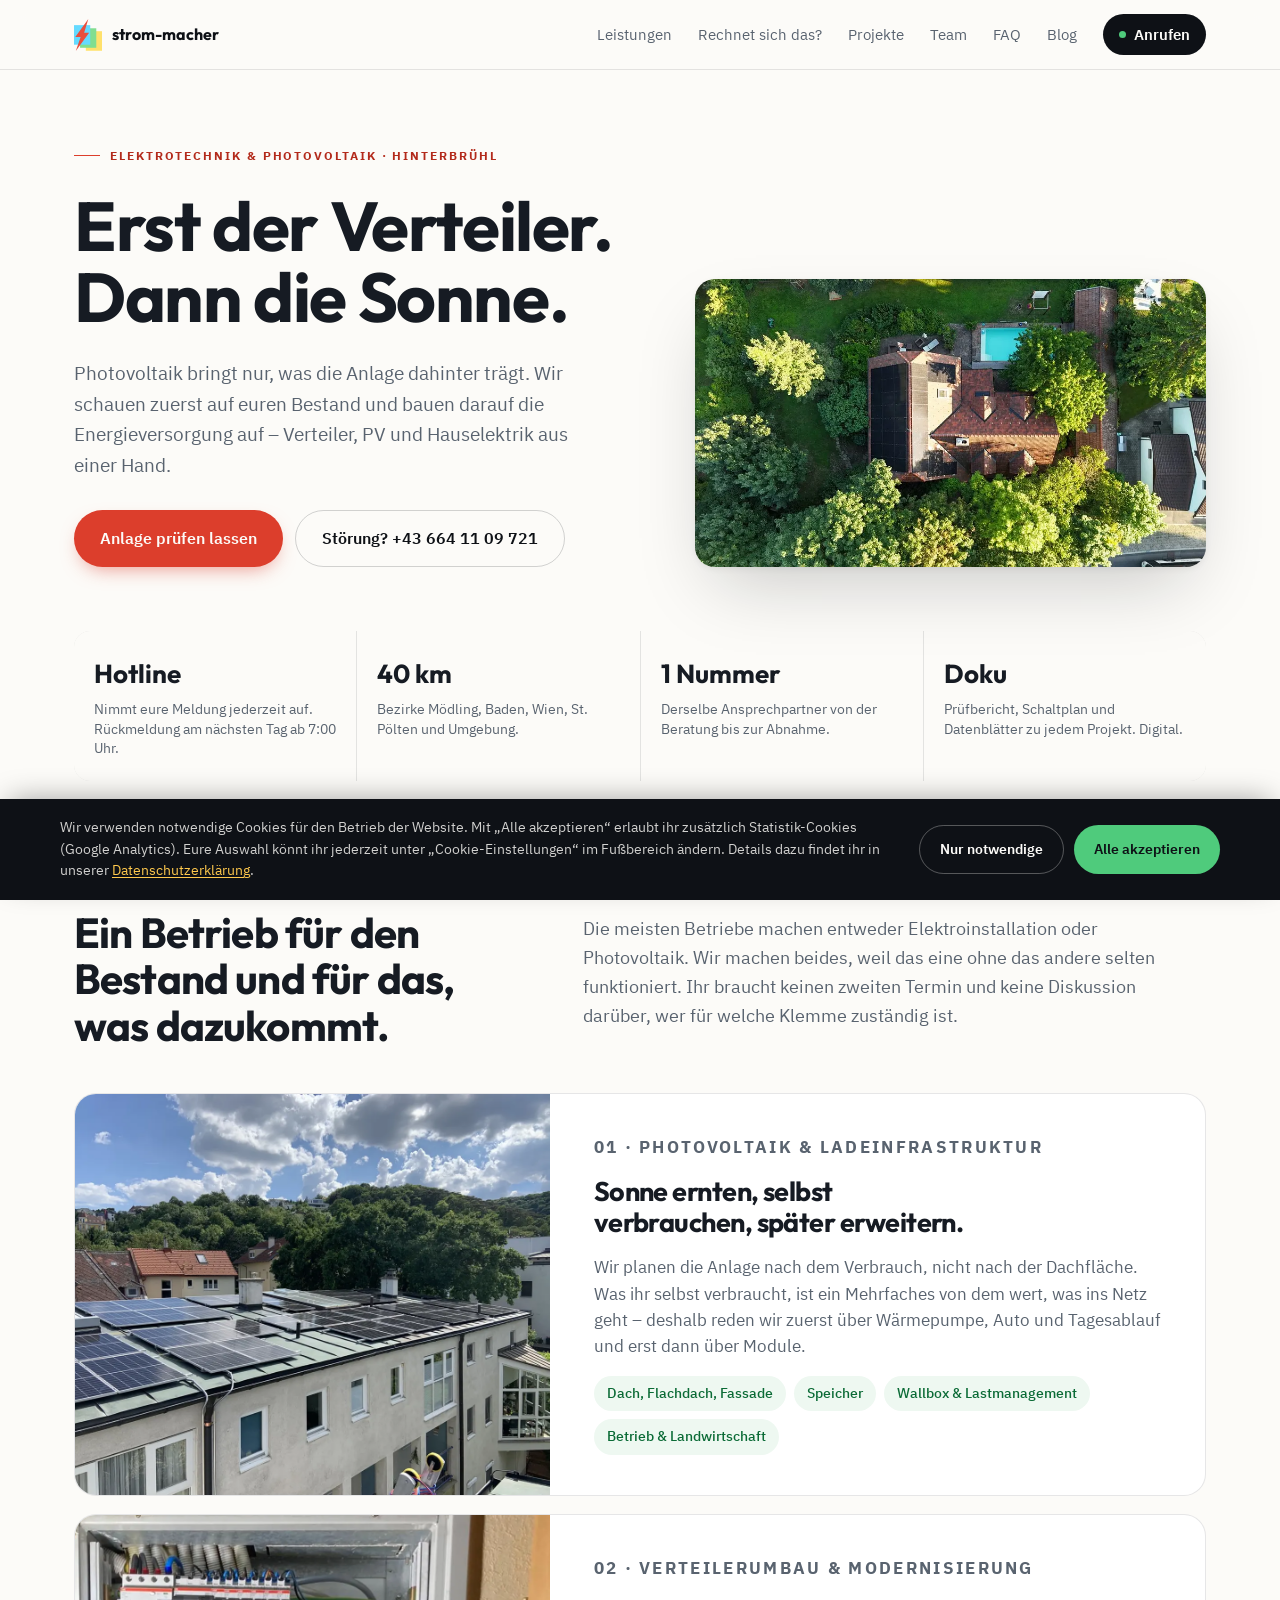
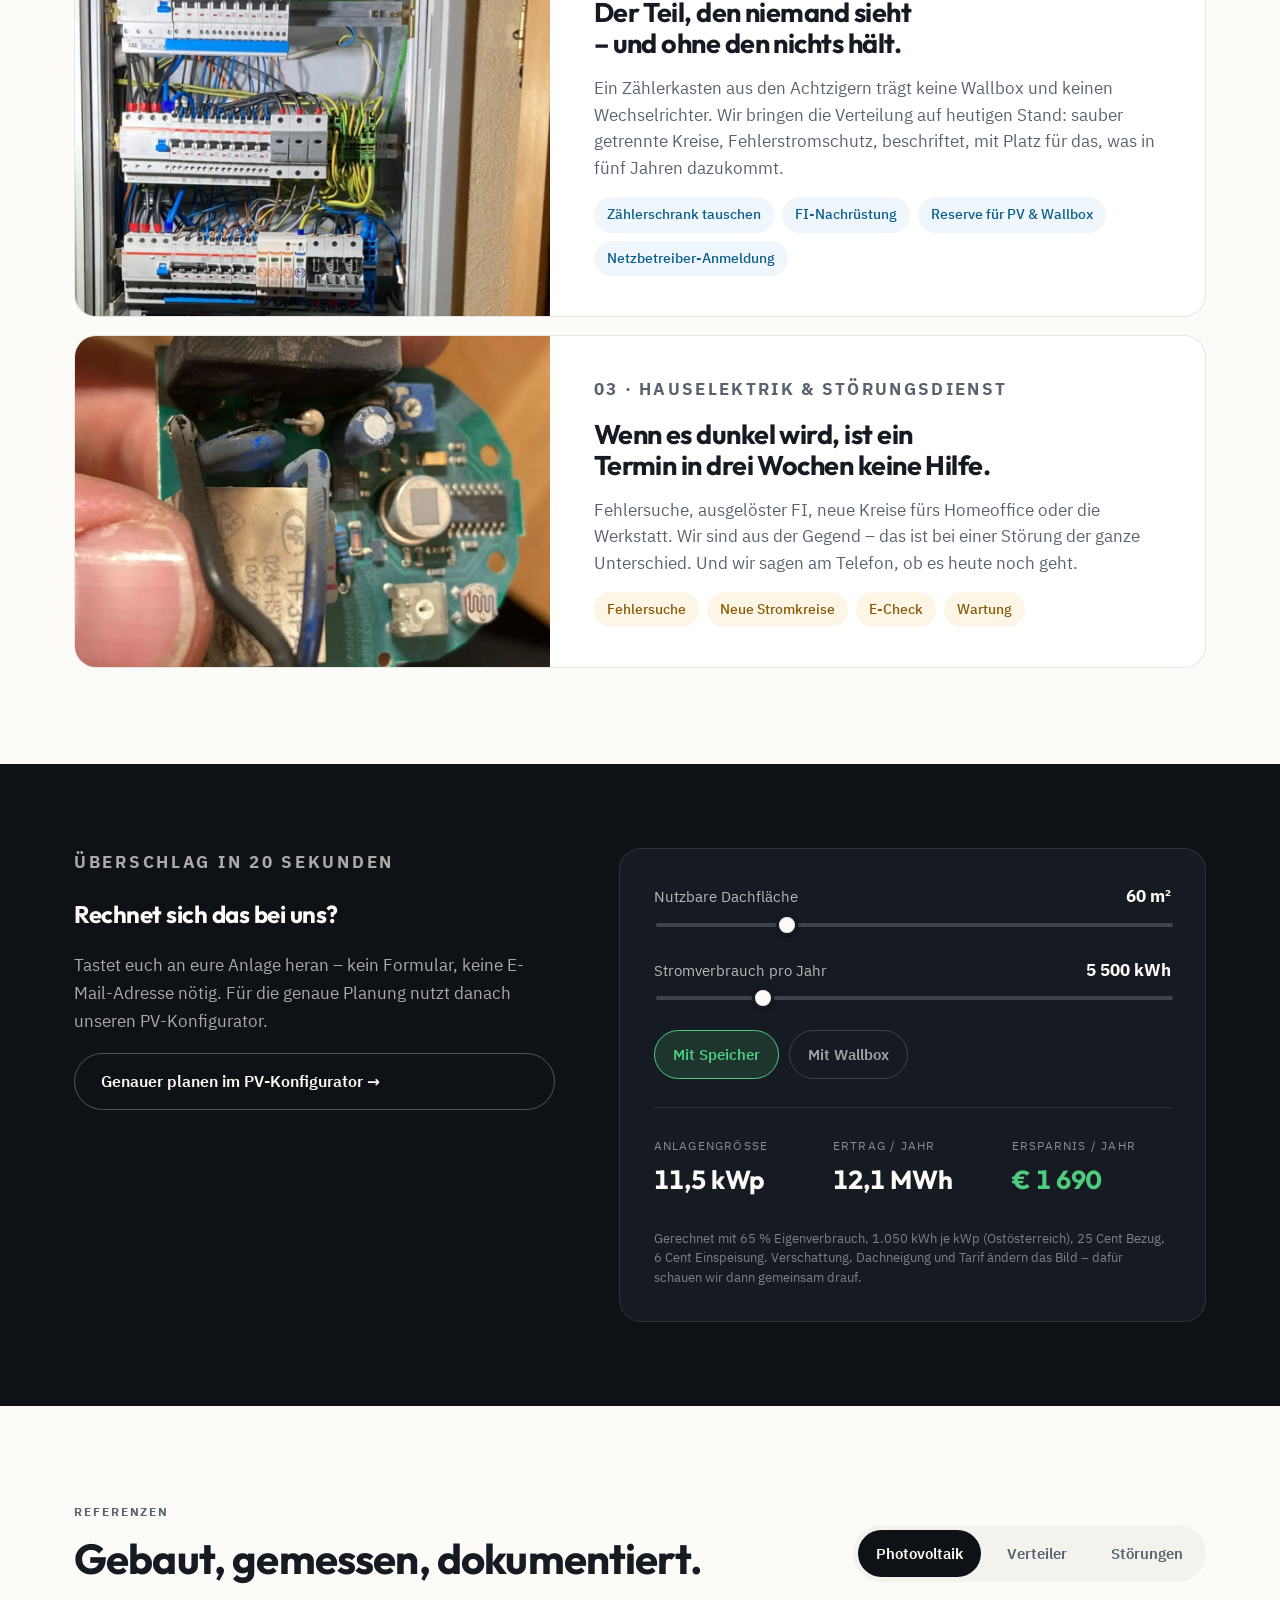
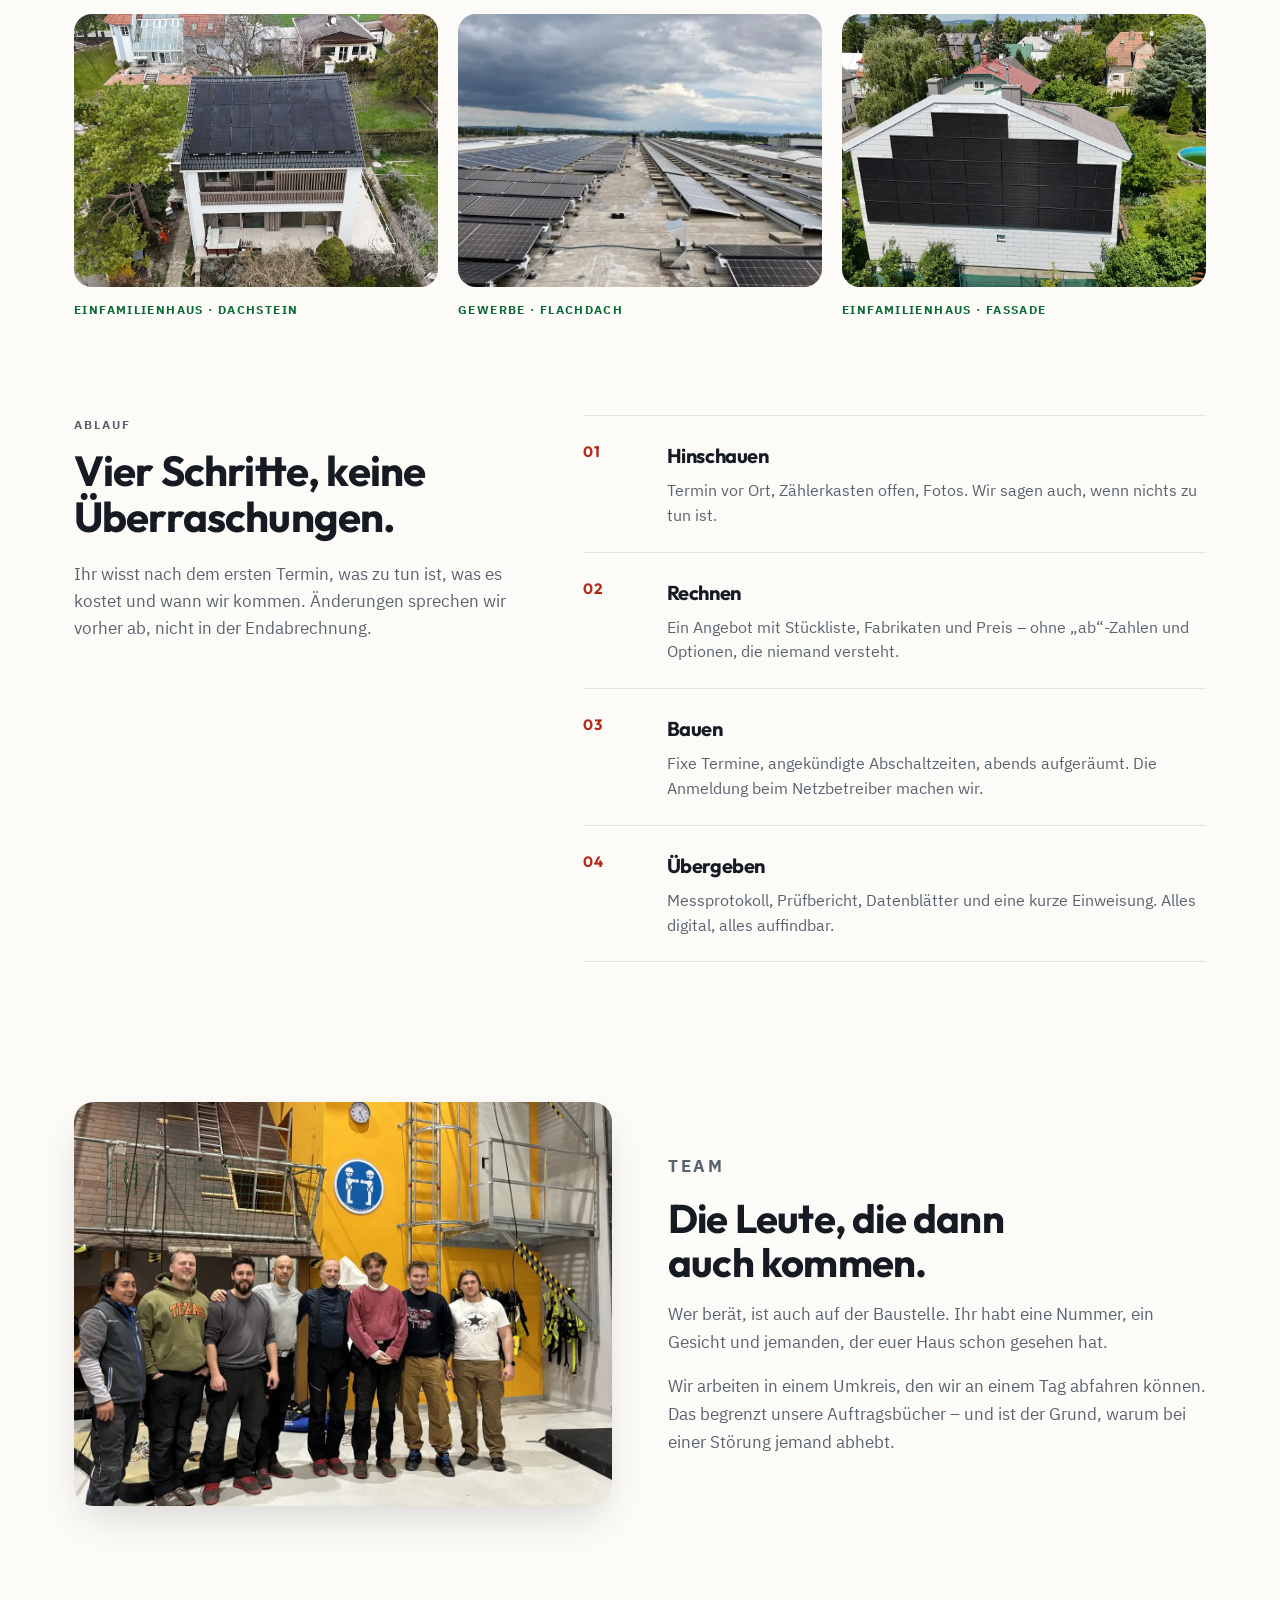
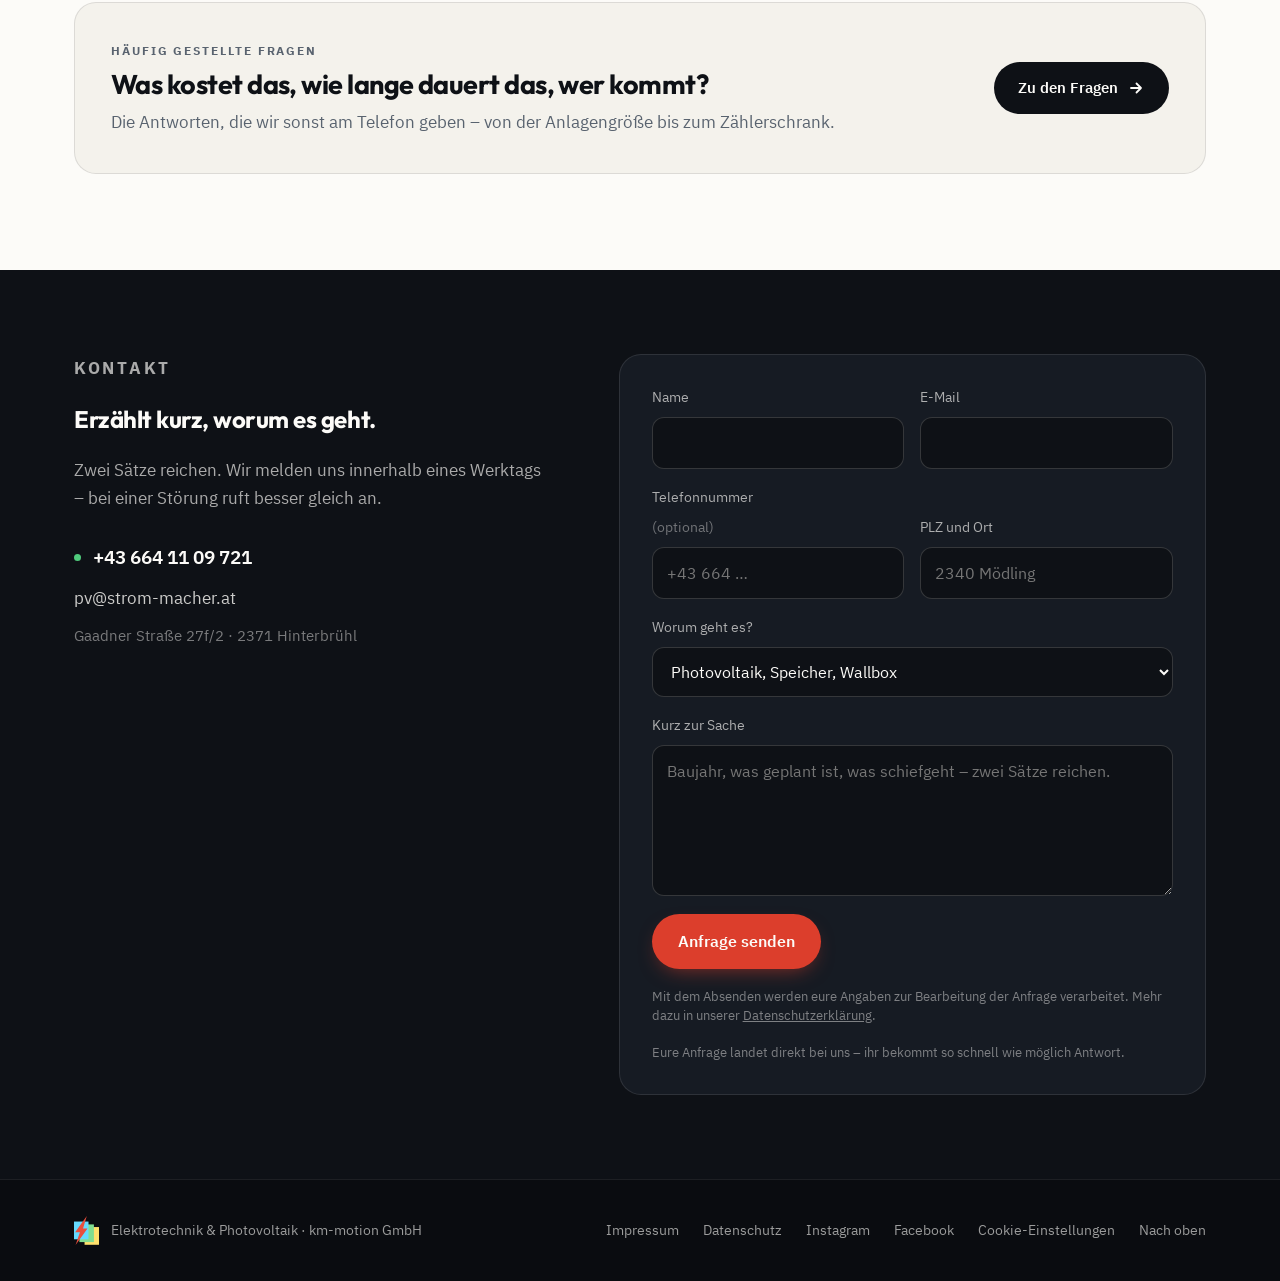
<file: index.html>
<!doctype html>
<html lang="de">
<head>
<!-- Google tag (gtag.js) -->
<script async src="https://www.googletagmanager.com/gtag/js?id=G-6E629WEGM2"></script>
<script>
  window.dataLayer = window.dataLayer || [];
  function gtag(){dataLayer.push(arguments);}
  gtag('js', new Date());
  (function(){
    var granted = false;
    try { granted = localStorage.getItem('sm_cookie_consent') === 'accepted'; } catch(e){}
    gtag('consent', 'default', {
      'ad_storage': granted ? 'granted' : 'denied',
      'ad_user_data': granted ? 'granted' : 'denied',
      'ad_personalization': granted ? 'granted' : 'denied',
      'analytics_storage': granted ? 'granted' : 'denied',
      'wait_for_update': 500
    });
  })();
  gtag('config', 'G-6E629WEGM2');
</script>
<meta charset="utf-8" />
<meta name="viewport" content="width=device-width, initial-scale=1" />
<title>strom-macher | Erst der Verteiler. Dann die Sonne.</title>
<meta name="description" content="Elektrotechnik und Photovoltaik aus Hinterbrühl: Verteilerumbau, PV-Anlagen, Speicher, Wallbox, Hauselektrik und Störungsdienst. Ein Betrieb für den Bestand und für alles, was dazukommt." />
<link rel="canonical" href="https://www.strom-macher.at/" />
<meta name="theme-color" content="#0E1116" />

<meta property="og:type" content="website" />
<meta property="og:site_name" content="strom-macher" />
<meta property="og:url" content="https://www.strom-macher.at/" />
<meta property="og:title" content="strom-macher | Erst der Verteiler. Dann die Sonne." />
<meta property="og:description" content="Photovoltaik bringt nur, was die Anlage dahinter trägt. Verteiler, PV und Hauselektrik aus einer Hand – im Umkreis von 40 km um Mödling." />
<meta property="og:image" content="https://www.strom-macher.at/assets/haus-pv-referenz.jpg" />
<meta property="og:locale" content="de_AT" />
<meta name="twitter:card" content="summary_large_image" />

<link rel="icon" href="favicon.ico" sizes="any" />
<link rel="icon" type="image/png" sizes="32x32" href="assets/favicon-32.png" />
<link rel="icon" type="image/png" sizes="16x16" href="assets/favicon-16.png" />
<link rel="apple-touch-icon" sizes="180x180" href="assets/favicon-180.png" />
<link rel="stylesheet" href="styles.css" />
<link rel="preload" as="image" href="assets/haus-pv-referenz.webp" type="image/webp" fetchpriority="high" />

<script type="application/ld+json">
{
  "@context":"https://schema.org","@type":"ElectricalContractor","name":"strom-macher","legalName":"km-motion GmbH",
  "description":"Elektrotechnik & Photovoltaik: Verteilerumbau, PV-Anlagen, Speicher, Ladeinfrastruktur, Hauselektrik und Störungsdienst.",
  "url":"https://www.strom-macher.at/","logo":"https://www.strom-macher.at/assets/logo-transparent.png",
  "image":"https://www.strom-macher.at/assets/haus-pv-referenz.jpg","email":"pv@strom-macher.at","telephone":"+43-664-1109721",
  "address":{"@type":"PostalAddress","streetAddress":"Gaadner Straße 27f Tür 2","postalCode":"2371","addressLocality":"Hinterbrühl","addressRegion":"Niederösterreich","addressCountry":"AT"},
  "areaServed":[{"@type":"AdministrativeArea","name":"Bezirk Mödling"},{"@type":"AdministrativeArea","name":"Bezirk Baden"},{"@type":"AdministrativeArea","name":"Bezirk St. Pölten"},{"@type":"City","name":"St. Pölten"},{"@type":"City","name":"Wien"}],
  "knowsLanguage":"de-AT"
}
</script>
</head>
<body>
<a class="sr-only" href="#main">Zum Inhalt springen</a>

<header class="site-header" id="top">
  <nav class="nav" aria-label="Hauptnavigation">
    <a class="brand" href="#top" aria-label="strom-macher Startseite">
      <img class="brand-mark" src="assets/logo-mark.svg" alt="" width="28" height="32" />
      <span>strom-macher</span>
    </a>
    <button class="nav-toggle" type="button" aria-expanded="false" aria-controls="nav-menu" aria-label="Menü öffnen"><span></span><span></span><span></span></button>
    <div class="nav-menu" id="nav-menu">
      <a href="#leistungen">Leistungen</a>
      <a href="#rechner">Rechnet sich das?</a>
      <a href="#projekte">Projekte</a>
      <a href="#team">Team</a>
      <a href="faq.html">FAQ</a>
      <a href="blog.html">Blog</a>
      <a class="call" href="tel:+436641109721"><span class="dot"></span>Anrufen</a>
    </div>
  </nav>
</header>

<main id="main">
  <section class="hero wrap">
    <div class="hero-grid">
      <div class="hero-copy">
        <p class="hero-eyebrow">Elektrotechnik &amp; Photovoltaik · Hinterbrühl</p>
        <h1>Erst der Verteiler.<br />Dann die Sonne.</h1>
        <p class="hero-sub">Photovoltaik bringt nur, was die Anlage dahinter trägt. Wir schauen zuerst auf euren Bestand und bauen darauf die Energieversorgung auf – Verteiler, PV und Hauselektrik aus einer Hand.</p>
        <div class="hero-actions">
          <a class="btn btn-primary" href="#kontakt">Anlage prüfen lassen</a>
          <a class="btn btn-ghost" href="tel:+436641109721">Störung? +43 664 11 09 721</a>
        </div>
      </div>
      <div class="hero-photo">
        <picture><source type="image/webp" srcset="assets/haus-pv-referenz.webp" /><img src="assets/haus-pv-referenz.jpg" alt="PV-Anlage an Dach und Fassade eines Wohnhauses aus der Vogelperspektive" width="960" height="540" fetchpriority="high" decoding="async" /></picture>
      </div>
    </div>
  </section>

  <section class="wrap facts">
    <div class="facts-grid">
      <div class="fact"><b>Hotline</b><span>Nimmt eure Meldung jederzeit auf. Rückmeldung am nächsten Tag ab 7:00 Uhr.</span></div>
      <div class="fact"><b>40 km</b><span>Bezirke Mödling, Baden, Wien, St. Pölten und Umgebung.</span></div>
      <div class="fact"><b>1 Nummer</b><span>Derselbe Ansprechpartner von der Beratung bis zur Abnahme.</span></div>
      <div class="fact"><b>Doku</b><span>Prüfbericht, Schaltplan und Datenblätter zu jedem Projekt. Digital.</span></div>
    </div>
  </section>

  <section class="wrap section" id="leistungen">
    <div class="section-head">
      <div class="head-simple">
        <p class="eyebrow">Drei Sparten</p>
        <h2>Ein Betrieb für den Bestand und für das, was dazukommt.</h2>
      </div>
      <p class="lead">Die meisten Betriebe machen entweder Elektroinstallation oder Photovoltaik. Wir machen beides, weil das eine ohne das andere selten funktioniert. Ihr braucht keinen zweiten Termin und keine Diskussion darüber, wer für welche Klemme zuständig ist.</p>
    </div>

    <div class="services">
      <article class="service">
        <div class="media"><picture><source type="image/webp" srcset="assets/pv-referenz.webp" /><img src="assets/pv-referenz.jpg" alt="Photovoltaikanlage auf einem Ziegeldach" width="1200" height="900" loading="lazy" decoding="async" /></picture></div>
        <div class="service-copy">
          <p class="kicker kicker-green">01 · Photovoltaik &amp; Ladeinfrastruktur</p>
          <h3>Sonne ernten, selbst verbrauchen, später erweitern.</h3>
          <p>Wir planen die Anlage nach dem Verbrauch, nicht nach der Dachfläche. Was ihr selbst verbraucht, ist ein Mehrfaches von dem wert, was ins Netz geht – deshalb reden wir zuerst über Wärmepumpe, Auto und Tagesablauf und erst dann über Module.</p>
          <ul class="tags tags-green"><li>Dach, Flachdach, Fassade</li><li>Speicher</li><li>Wallbox &amp; Lastmanagement</li><li>Betrieb &amp; Landwirtschaft</li></ul>
        </div>
      </article>

      <article class="service">
        <div class="media"><picture><source type="image/webp" srcset="assets/leistung-verteiler.webp" /><img src="assets/leistung-verteiler.jpg" alt="Fertig verdrahteter Zählerverteiler mit mehreren Sicherungsreihen" width="1200" height="900" loading="lazy" decoding="async" /></picture></div>
        <div class="service-copy">
          <p class="kicker kicker-azure">02 · Verteilerumbau &amp; Modernisierung</p>
          <h3>Der Teil, den niemand sieht – und ohne den nichts hält.</h3>
          <p>Ein Zählerkasten aus den Achtzigern trägt keine Wallbox und keinen Wechselrichter. Wir bringen die Verteilung auf heutigen Stand: sauber getrennte Kreise, Fehlerstromschutz, beschriftet, mit Platz für das, was in fünf Jahren dazukommt.</p>
          <ul class="tags tags-azure"><li>Zählerschrank tauschen</li><li>FI-Nachrüstung</li><li>Reserve für PV &amp; Wallbox</li><li>Netzbetreiber-Anmeldung</li></ul>
        </div>
      </article>

      <article class="service">
        <div class="media"><picture><source type="image/webp" srcset="assets/leistung-stoerung.webp" /><img src="assets/leistung-stoerung.jpg" alt="Nahaufnahme einer durch einen Defekt beschädigten Platine bei der Fehlersuche" width="1200" height="900" loading="lazy" decoding="async" /></picture></div>
        <div class="service-copy">
          <p class="kicker kicker-amber">03 · Hauselektrik &amp; Störungsdienst</p>
          <h3>Wenn es dunkel wird, ist ein Termin in drei Wochen keine Hilfe.</h3>
          <p>Fehlersuche, ausgelöster FI, neue Kreise fürs Homeoffice oder die Werkstatt. Wir sind aus der Gegend – das ist bei einer Störung der ganze Unterschied. Und wir sagen am Telefon, ob es heute noch geht.</p>
          <ul class="tags tags-amber"><li>Fehlersuche</li><li>Neue Stromkreise</li><li>E-Check</li><li>Wartung</li></ul>
        </div>
      </article>
    </div>
  </section>

  <section class="dark" id="rechner">
    <div class="wrap">
      <div class="dark-grid">
        <div class="dark-copy">
          <p class="eyebrow eyebrow-green">Überschlag in 20 Sekunden</p>
          <h2>Rechnet sich das bei uns?</h2>
          <p>Tastet euch an eure Anlage heran – kein Formular, keine E-Mail-Adresse nötig. Für die genaue Planung nutzt danach unseren PV-Konfigurator.</p>
          <a class="btn btn-dark" href="https://strom-macher.solarmaker.com/" target="_blank" rel="noopener noreferrer">Genauer planen im PV-Konfigurator →</a>
        </div>

        <div class="panel">
          <label class="slider-row" for="r-flaeche">
            <span>Nutzbare Dachfläche<b id="out-flaeche">60 m²</b></span>
            <input id="r-flaeche" type="range" min="15" max="200" step="5" value="60" />
          </label>
          <label class="slider-row" for="r-verbrauch">
            <span>Stromverbrauch pro Jahr<b id="out-verbrauch">5.500 kWh</b></span>
            <input id="r-verbrauch" type="range" min="2000" max="20000" step="500" value="5500" />
          </label>
          <div class="toggles">
            <button class="toggle" id="r-speicher" type="button" aria-pressed="true">Mit Speicher</button>
            <button class="toggle" id="r-wallbox" type="button" aria-pressed="false">Mit Wallbox</button>
          </div>
          <div class="rule"></div>
          <div class="results" aria-live="polite">
            <div class="result"><span>Anlagengröße</span><b id="out-kwp">11,5 kWp</b></div>
            <div class="result"><span>Ertrag / Jahr</span><b id="out-ertrag">12,1 MWh</b></div>
            <div class="result good"><span>Ersparnis / Jahr</span><b id="out-ersparnis">€ 1.700</b></div>
          </div>
          <p class="fine">Gerechnet mit <span id="out-quote">65 %</span> Eigenverbrauch, 1.050 kWh je kWp (Ostösterreich), 25 Cent Bezug, 6 Cent Einspeisung. Verschattung, Dachneigung und Tarif ändern das Bild – dafür schauen wir dann gemeinsam drauf.</p>
        </div>
      </div>
    </div>
  </section>

  <section class="wrap section" id="projekte">
    <div class="proj-head">
      <div class="head-simple">
        <p class="eyebrow">Referenzen</p>
        <h2>Gebaut, gemessen, dokumentiert.</h2>
      </div>
      <div class="tabs" role="tablist" aria-label="Projekte nach Sparte">
        <button class="tab" type="button" role="tab" id="tab-pv" aria-controls="p-pv" aria-selected="true">Photovoltaik</button>
        <button class="tab" type="button" role="tab" id="tab-azure" aria-controls="p-azure" aria-selected="false">Verteiler</button>
        <button class="tab" type="button" role="tab" id="tab-amber" aria-controls="p-amber" aria-selected="false">Störungen</button>
      </div>
    </div>

    <div class="panel-projects" id="p-pv" role="tabpanel" aria-labelledby="tab-pv">
      <div class="cards">
        <article class="card">
          <picture><source type="image/webp" srcset="assets/ref-einfamilienhaus.webp" /><img src="assets/ref-einfamilienhaus.jpg" alt="PV-Anlage auf einem Einfamilienhaus aus der Vogelperspektive" width="1400" height="788" loading="lazy" decoding="async" /></picture>
          <div class="card-meta"><span class="card-kicker kicker-green">Einfamilienhaus · Dachstein</span></div>
        </article>
        <article class="card">
          <picture><source type="image/webp" srcset="assets/ref-flachdach.webp" /><img src="assets/ref-flachdach.jpg" alt="Große Photovoltaik-Flachdachanlage auf einem Gewerbedach" width="1024" height="576" loading="lazy" decoding="async" /></picture>
          <div class="card-meta"><span class="card-kicker kicker-green">Gewerbe · Flachdach</span></div>
        </article>
        <article class="card">
          <picture><source type="image/webp" srcset="assets/ref-fassade.webp" /><img src="assets/ref-fassade.jpg" alt="Photovoltaikmodule an einer Hausfassade" width="1400" height="788" loading="lazy" decoding="async" /></picture>
          <div class="card-meta"><span class="card-kicker kicker-green">Einfamilienhaus · Fassade</span></div>
        </article>
      </div>
    </div>

    <div class="panel-projects" id="p-azure" role="tabpanel" aria-labelledby="tab-azure" hidden>
      <div class="cards">
        <article class="card">
          <picture><source type="image/webp" srcset="assets/ref-verteiler-vorher.webp" /><img src="assets/ref-verteiler-vorher.jpg" alt="Alter Verteilerkasten vor der Sanierung" width="1400" height="1050" loading="lazy" decoding="async" /></picture>
          <div class="card-meta"><span class="card-kicker kicker-azure">Vorher</span></div>
        </article>
        <article class="card">
          <picture><source type="image/webp" srcset="assets/ref-verteiler-nachher.webp" /><img src="assets/ref-verteiler-nachher.jpg" alt="Neuer Verteilerkasten nach der Sanierung" width="1400" height="1050" loading="lazy" decoding="async" /></picture>
          <div class="card-meta"><span class="card-kicker kicker-azure">Nachher</span></div>
        </article>
        <article class="card">
          <picture><source type="image/webp" srcset="assets/ref-sicherungen-grossanlage.webp" /><img src="assets/ref-sicherungen-grossanlage.jpg" alt="Sicherungsfeld einer Großanlage mit mehreren Lasttrennschaltern" width="1400" height="1050" loading="lazy" decoding="async" /></picture>
          <div class="card-meta"><span class="card-kicker kicker-azure">Sicherungen · Großanlage</span></div>
        </article>
      </div>
    </div>

    <div class="panel-projects" id="p-amber" role="tabpanel" aria-labelledby="tab-amber" hidden>
      <div class="cards">
        <article class="card">
          <picture><source type="image/webp" srcset="assets/ref-stoerung-platinenbrand.webp" /><img src="assets/ref-stoerung-platinenbrand.jpg" alt="Durch Überhitzung verbrannte Bauteile auf einer Platine" width="1400" height="1050" loading="lazy" decoding="async" /></picture>
          <div class="card-meta"><span class="card-kicker kicker-amber">Platinenbrand</span></div>
        </article>
        <article class="card">
          <picture><source type="image/webp" srcset="assets/ref-stoerung-nager.webp" /><img src="assets/ref-stoerung-nager.jpg" alt="Beschädigte Verkabelung in einer Wanddurchführung durch Nagerbefall" width="1400" height="1050" loading="lazy" decoding="async" /></picture>
          <div class="card-meta"><span class="card-kicker kicker-amber">Nagerschaden</span></div>
        </article>
        <article class="card">
          <picture><source type="image/webp" srcset="assets/ref-stoerung-kabel-angebohrt.webp" /><img src="assets/ref-stoerung-kabel-angebohrt.jpg" alt="Beim Bohren angebohrtes Kabel in einem Leerrohr" width="1400" height="1050" loading="lazy" decoding="async" /></picture>
          <div class="card-meta"><span class="card-kicker kicker-amber">Angebohrtes Kabel</span></div>
        </article>
      </div>
    </div>
  </section>

  <section class="wrap section">
    <div class="section-head">
      <div class="head-simple">
        <p class="eyebrow">Ablauf</p>
        <h2>Vier Schritte, keine Überraschungen.</h2>
        <p class="lead" style="padding-top:6px;font-size:16.5px">Ihr wisst nach dem ersten Termin, was zu tun ist, was es kostet und wann wir kommen. Änderungen sprechen wir vorher ab, nicht in der Endabrechnung.</p>
      </div>
      <div class="steps">
        <div class="step"><span>01</span><div class="step-copy"><h3>Hinschauen</h3><p>Termin vor Ort, Zählerkasten offen, Fotos. Wir sagen auch, wenn nichts zu tun ist.</p></div></div>
        <div class="step"><span>02</span><div class="step-copy"><h3>Rechnen</h3><p>Ein Angebot mit Stückliste, Fabrikaten und Preis – ohne „ab“-Zahlen und Optionen, die niemand versteht.</p></div></div>
        <div class="step"><span>03</span><div class="step-copy"><h3>Bauen</h3><p>Fixe Termine, angekündigte Abschaltzeiten, abends aufgeräumt. Die Anmeldung beim Netzbetreiber machen wir.</p></div></div>
        <div class="step"><span>04</span><div class="step-copy"><h3>Übergeben</h3><p>Messprotokoll, Prüfbericht, Datenblätter und eine kurze Einweisung. Alles digital, alles auffindbar.</p></div></div>
      </div>
    </div>
  </section>

  <section class="wrap section" id="team">
    <div class="team">
      <picture><source type="image/webp" srcset="assets/teamfoto.webp" /><img src="assets/teamfoto.jpg" alt="Das Team von strom-macher vor Ort" width="1200" height="900" loading="lazy" decoding="async" /></picture>
      <div class="team-copy">
        <p class="eyebrow">Team</p>
        <h2>Die Leute, die dann auch kommen.</h2>
        <p>Wer berät, ist auch auf der Baustelle. Ihr habt eine Nummer, ein Gesicht und jemanden, der euer Haus schon gesehen hat.</p>
        <p>Wir arbeiten in einem Umkreis, den wir an einem Tag abfahren können. Das begrenzt unsere Auftragsbücher – und ist der Grund, warum bei einer Störung jemand abhebt.</p>
      </div>
    </div>
  </section>

  <section class="wrap faq-banner-wrap">
    <a class="faq-banner" href="faq.html">
      <div class="faq-banner-text">
        <p class="eyebrow">Häufig gestellte Fragen</p>
        <h2>Was kostet das, wie lange dauert das, wer kommt?</h2>
        <p class="faq-banner-sub">Die Antworten, die wir sonst am Telefon geben – von der Anlagengröße bis zum Zählerschrank.</p>
      </div>
      <span class="faq-banner-cta" aria-hidden="true">Zu den Fragen<svg width="18" height="18" viewBox="0 0 18 18" fill="none"><path d="M4 9h10M9.5 4.5L14 9l-4.5 4.5" stroke="currentColor" stroke-width="1.8" stroke-linecap="round" stroke-linejoin="round"/></svg></span>
    </a>
  </section>

  <section class="dark" id="kontakt">
    <div class="wrap">
      <div class="dark-grid">
        <div class="dark-copy">
          <p class="eyebrow eyebrow-amber">Kontakt</p>
          <h2>Erzählt kurz, worum es geht.</h2>
          <p>Zwei Sätze reichen. Wir melden uns innerhalb eines Werktags – bei einer Störung ruft besser gleich an.</p>
          <div class="contact-details">
            <a class="contact-phone" href="tel:+436641109721"><span class="dot"></span>+43 664 11 09 721</a>
            <a class="contact-mail" href="mailto:pv@strom-macher.at">pv@strom-macher.at</a>
            <span class="contact-addr">Gaadner Straße 27f/2 · 2371 Hinterbrühl</span>
          </div>
        </div>

        <form class="form" id="anfrage">
          <div class="form-row">
            <label for="f-name">Name<input id="f-name" name="name" type="text" autocomplete="name" required /></label>
            <label for="f-email">E-Mail<input id="f-email" name="email" type="email" autocomplete="email" required /></label>
          </div>
          <div class="form-row" style="align-items:end">
            <label for="f-telefon">Telefonnummer <span class="optional">(optional)</span><input id="f-telefon" name="telefon" type="tel" autocomplete="tel" placeholder="+43 664 …" /></label>
            <label for="f-plzort">PLZ und Ort<input id="f-plzort" name="plzort" type="text" autocomplete="postal-code" placeholder="2340 Mödling" required /></label>
          </div>
            <label for="f-leistung">Worum geht es?
              <select id="f-leistung" name="leistung">
                <option>Photovoltaik, Speicher, Wallbox</option>
                <option>Verteiler oder Zählerschrank</option>
                <option>Hauselektrik, Erweiterung</option>
                <option>Störung – es ist dringend</option>
                <option>Etwas anderes</option>
              </select>
            </label>
          <p class="form-urgent" id="form-urgent" hidden>Bei einer akuten Störung ruft bitte direkt unsere Hotline an: <a href="tel:+436641109721">+43 664 11 09 721</a>. Wir melden uns am nächsten Tag ab 7:00 Uhr. Bei Brandgeruch oder Rauch: Sicherung abschalten und Notruf 122 wählen.</p>
          <label for="f-nachricht">Kurz zur Sache
            <textarea id="f-nachricht" name="nachricht" rows="5" placeholder="Baujahr, was geplant ist, was schiefgeht – zwei Sätze reichen." required></textarea>
          </label>
          <div class="form-hp" aria-hidden="true"><label for="f-firma">Firma (bitte leer lassen)<input id="f-firma" name="firma" type="text" tabindex="-1" autocomplete="off" /></label></div>
          <button class="btn btn-primary" type="submit">Anfrage senden</button>
          <p class="form-legal">Mit dem Absenden werden eure Angaben zur Bearbeitung der Anfrage verarbeitet. Mehr dazu in unserer <a href="datenschutz.html">Datenschutzerklärung</a>.</p>
          <p class="form-status" role="status" aria-live="polite">Eure Anfrage landet direkt bei uns – ihr bekommt so schnell wie möglich Antwort.</p>
        </form>
      </div>
    </div>
  </section>
</main>

<footer class="footer">
  <div class="footer-inner">
    <div class="footer-brand">
      <img class="footer-mark" src="assets/logo-mark.svg" alt="" width="25" height="28" />
      <span>Elektrotechnik &amp; Photovoltaik · km-motion GmbH</span>
    </div>
    <div class="footer-links">
      <a href="impressum.html">Impressum</a>
      <a href="datenschutz.html">Datenschutz</a>
      <a href="https://www.instagram.com/strom_macher.official/" target="_blank" rel="noopener">Instagram</a>
      <a href="https://www.facebook.com/profile.php?id=61579728248005" target="_blank" rel="noopener">Facebook</a>
      <button type="button" data-cookie-settings>Cookie-Einstellungen</button>
      <a href="#top">Nach oben</a>
    </div>
  </div>
</footer>

<div class="cookie-banner" id="cookie-banner" role="dialog" aria-live="polite" aria-label="Cookie-Hinweis" hidden>
  <div class="cookie-banner-inner">
    <p>Wir verwenden notwendige Cookies für den Betrieb der Website. Mit „Alle akzeptieren“ erlaubt ihr zusätzlich Statistik-Cookies (Google Analytics). Eure Auswahl könnt ihr jederzeit unter „Cookie-Einstellungen“ im Fußbereich ändern. Details dazu findet ihr in unserer <a href="datenschutz.html">Datenschutzerklärung</a>.</p>
    <div class="cookie-banner-actions">
      <button type="button" class="cookie-btn cookie-btn-decline" id="cookie-decline">Nur notwendige</button>
      <button type="button" class="cookie-btn cookie-btn-accept" id="cookie-accept">Alle akzeptieren</button>
    </div>
  </div>
</div>

<style>
.cookie-banner{position:fixed;left:0;right:0;bottom:0;z-index:60;background:var(--ink-900,#0E1116);color:var(--paper,#FCFBF8);padding:18px 20px;box-shadow:0 -8px 30px -10px rgba(0,0,0,.4)}
.cookie-banner[hidden]{display:none}
.footer-links button[data-cookie-settings]{background:none;border:0;padding:0;font:inherit;color:inherit;cursor:pointer}
.footer-links button[data-cookie-settings]:hover{text-decoration:underline}
.cookie-banner-inner{width:min(1160px,calc(100% - 40px));margin:0 auto;display:flex;flex-wrap:wrap;align-items:center;justify-content:space-between;gap:16px}
.cookie-banner-inner p{margin:0;flex:1 1 380px;font-size:14px;line-height:1.55;color:rgba(252,251,248,.82)}
.cookie-banner-inner a{color:var(--amber-bright,#FFC94D);text-decoration:underline;text-underline-offset:2px}
.cookie-banner-actions{display:flex;gap:10px;flex-wrap:wrap}
.cookie-btn{border:none;border-radius:99px;padding:12px 20px;font-weight:600;font-size:14px;cursor:pointer;white-space:nowrap;font-family:inherit}
.cookie-btn-decline{background:transparent;border:1px solid rgba(252,251,248,.3);color:var(--paper,#FCFBF8)}
.cookie-btn-accept{background:var(--green-bright,#4FCB7C);color:var(--ink-900,#0E1116)}
@media (max-width:560px){.cookie-banner-inner{flex-direction:column;align-items:stretch}.cookie-banner-actions{justify-content:stretch}.cookie-btn{flex:1}}
</style>

<script src="script.js" defer></script>
<script>
(function(){
  var KEY='sm_cookie_consent';
  function setGtag(v){
    if(typeof gtag === 'function'){
      gtag('consent', 'update', {'ad_storage':v,'ad_user_data':v,'ad_personalization':v,'analytics_storage':v});
    }
  }
  try{
    var state=localStorage.getItem(KEY);
    var banner=document.getElementById('cookie-banner');
    if(!banner) return;
    if(!state){ banner.hidden=false; }
    var accept=document.getElementById('cookie-accept');
    var decline=document.getElementById('cookie-decline');
    if(accept) accept.addEventListener('click', function(){
      localStorage.setItem(KEY,'accepted');
      banner.hidden=true;
      setGtag('granted');
    });
    if(decline) decline.addEventListener('click', function(){
      var was=localStorage.getItem(KEY);
      localStorage.setItem(KEY,'declined');
      banner.hidden=true;
      setGtag('denied');
      if(was==='accepted') location.reload();
    });
    var links=document.querySelectorAll('[data-cookie-settings]');
    for(var i=0;i<links.length;i++){ links[i].addEventListener('click', function(){ banner.hidden=false; }); }
  }catch(e){}
})();
</script>
</body>
</html>
</file>
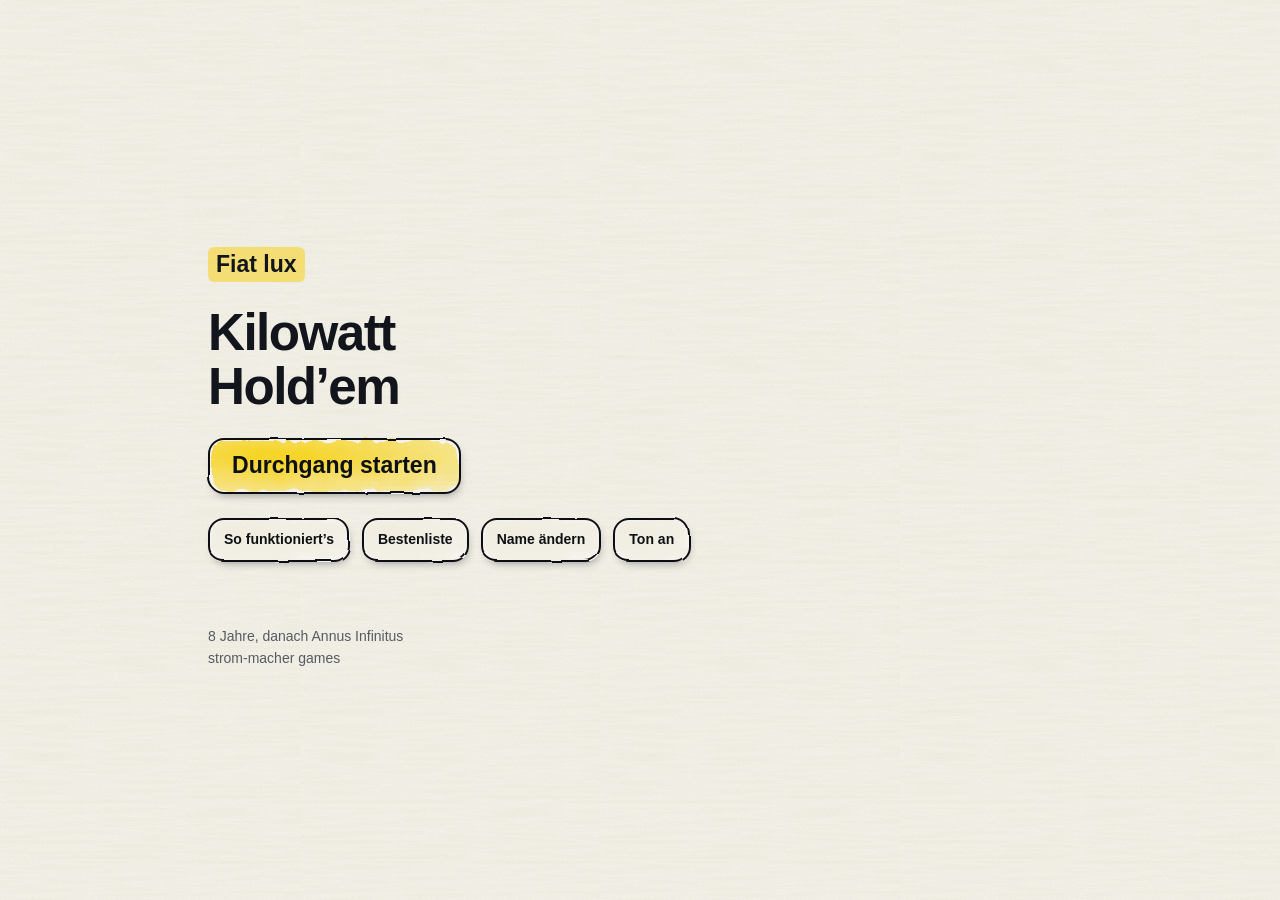
<file: spiel-7xkqnhnh/index.html>
<!doctype html>
<html lang="de">
<head>
<meta charset="utf-8">
<meta name="viewport" content="width=device-width, initial-scale=1, viewport-fit=cover">
<title>Kilowatt Hold’em</title>
<meta name="robots" content="noindex, nofollow">
<meta name="theme-color" content="#f7f4ea">
<meta name="apple-mobile-web-app-capable" content="yes">
<meta name="mobile-web-app-capable" content="yes">
<meta name="apple-mobile-web-app-title" content="Kilowatt Hold’em">
<meta name="apple-mobile-web-app-status-bar-style" content="default">
<meta name="description" content="Roguelite-Kartenspiel: Baue aus Komponenten-Karten PV-Anlagen und erfülle das Ertragsziel deiner Kunden.">
  <script type="module" crossorigin>(function(){let e=document.createElement(`link`).relList;if(e&&e.supports&&e.supports(`modulepreload`))return;for(let e of document.querySelectorAll(`link[rel="modulepreload"]`))n(e);new MutationObserver(e=>{for(let t of e)if(t.type===`childList`)for(let e of t.addedNodes)e.tagName===`LINK`&&e.rel===`modulepreload`&&n(e)}).observe(document,{childList:!0,subtree:!0});function t(e){let t={};return e.integrity&&(t.integrity=e.integrity),e.referrerPolicy&&(t.referrerPolicy=e.referrerPolicy),t.credentials=e.crossOrigin===`use-credentials`?`include`:e.crossOrigin===`anonymous`?`omit`:`same-origin`,t}function n(e){if(e.ep)return;e.ep=!0;let n=t(e);fetch(e.href,n)}})();var e={stufen:[`billig`,`standard`,`premium`],typen:{modul:{kwp:{billig:3,standard:5,premium:8}},wechselrichter:{kwp:{billig:2,standard:4,premium:6},mult:{premium:1}},speicher:{kwp:{billig:2,standard:4,premium:6}},wallbox:{kwp:{billig:1,standard:3,premium:5}},installation:{kwp:{billig:1,standard:2,premium:4}}},hersteller:[{id:`sonnwerk`,farbe:`#d9912a`},{id:`voltaris`,farbe:`#3f6fa8`},{id:`helion`,farbe:`#4f8a5b`},{id:`kupferkoenig`,farbe:`#b0563a`}],startdeck:[{typ:`modul`,stufe:`standard`,hersteller:`sonnwerk`,anzahl:3},{typ:`modul`,stufe:`billig`,hersteller:`sonnwerk`,anzahl:1},{typ:`modul`,stufe:`standard`,hersteller:`voltaris`,anzahl:3},{typ:`modul`,stufe:`billig`,hersteller:`voltaris`,anzahl:1},{typ:`modul`,stufe:`standard`,hersteller:`helion`,anzahl:3},{typ:`modul`,stufe:`billig`,hersteller:`helion`,anzahl:1},{typ:`modul`,stufe:`standard`,hersteller:`kupferkoenig`,anzahl:3},{typ:`modul`,stufe:`billig`,hersteller:`kupferkoenig`,anzahl:1},{typ:`wechselrichter`,stufe:`standard`,hersteller:`sonnwerk`,anzahl:1},{typ:`wechselrichter`,stufe:`billig`,hersteller:`sonnwerk`,anzahl:1},{typ:`wechselrichter`,stufe:`standard`,hersteller:`voltaris`,anzahl:1},{typ:`wechselrichter`,stufe:`billig`,hersteller:`voltaris`,anzahl:1},{typ:`wechselrichter`,stufe:`standard`,hersteller:`helion`,anzahl:2},{typ:`wechselrichter`,stufe:`standard`,hersteller:`kupferkoenig`,anzahl:2},{typ:`speicher`,stufe:`standard`,hersteller:`sonnwerk`,anzahl:2},{typ:`speicher`,stufe:`standard`,hersteller:`voltaris`,anzahl:2},{typ:`speicher`,stufe:`billig`,hersteller:`helion`,anzahl:1},{typ:`speicher`,stufe:`billig`,hersteller:`kupferkoenig`,anzahl:1},{typ:`wallbox`,stufe:`standard`,hersteller:`sonnwerk`,anzahl:1},{typ:`wallbox`,stufe:`standard`,hersteller:`voltaris`,anzahl:1},{typ:`wallbox`,stufe:`standard`,hersteller:`helion`,anzahl:1},{typ:`wallbox`,stufe:`standard`,hersteller:`kupferkoenig`,anzahl:1},{typ:`installation`,stufe:`standard`,hersteller:`sonnwerk`,anzahl:1},{typ:`installation`,stufe:`standard`,hersteller:`voltaris`,anzahl:1},{typ:`installation`,stufe:`standard`,hersteller:`helion`,anzahl:1},{typ:`installation`,stufe:`billig`,hersteller:`helion`,anzahl:1},{typ:`installation`,stufe:`standard`,hersteller:`kupferkoenig`,anzahl:1},{typ:`installation`,stufe:`billig`,hersteller:`kupferkoenig`,anzahl:1}],rang:{multAb:3},abbezahlt:{mult:1}},t={hinweis:`Reihenfolge = Stärke, von schwach nach stark. Das Spiel nimmt den letzten Eintrag, dessen Regel erfüllt ist. 'max' begrenzt, wie viele Karten eines Typs mitzählen (ohne 'max' zählen alle).`,anlagentypen:[{id:`lose_teile`,kwp:5,mult:1,proLevel:{kwp:10,mult:1},regel:{art:`staerkste_karte`}},{id:`modulpaar`,kwp:10,mult:2,proLevel:{kwp:15,mult:1},regel:{art:`typen`,braucht:[{typ:`modul`,min:2,max:2}]}},{id:`modulreihe`,kwp:25,mult:3,proLevel:{kwp:20,mult:2},regel:{art:`typen`,braucht:[{typ:`modul`,min:3,max:3}]}},{id:`netzanlage`,kwp:35,mult:3,proLevel:{kwp:25,mult:2},regel:{art:`typen`,braucht:[{typ:`modul`,min:2},{typ:`wechselrichter`,min:1,max:1}]}},{id:`markenanlage`,kwp:35,mult:4,proLevel:{kwp:15,mult:2},regel:{art:`hersteller`,anzahl:5}},{id:`materialpaket`,kwp:40,mult:4,proLevel:{kwp:20,mult:2},regel:{art:`gleicher_typ`,anzahl:5}},{id:`speicheranlage`,kwp:45,mult:4,proLevel:{kwp:25,mult:2},regel:{art:`typen`,braucht:[{typ:`modul`,min:2},{typ:`wechselrichter`,min:1,max:1},{typ:`speicher`,min:1,max:1}]}},{id:`komplettanlage`,kwp:60,mult:5,proLevel:{kwp:30,mult:3},regel:{art:`typen`,braucht:[{typ:`modul`,min:1,max:1},{typ:`wechselrichter`,min:1,max:1},{typ:`speicher`,min:1,max:1},{typ:`wallbox`,min:1,max:1},{typ:`installation`,min:1,max:1}]}},{id:`kraftwerk`,kwp:80,mult:7,proLevel:{kwp:35,mult:3},regel:{art:`typen`,braucht:[{typ:`modul`,min:5,max:5}]}},{id:`sektorkopplung`,kwp:100,mult:8,proLevel:{kwp:40,mult:4},regel:{art:`typen`,gleicherHersteller:!0,braucht:[{typ:`modul`,min:1,max:1},{typ:`wechselrichter`,min:1,max:1},{typ:`speicher`,min:1,max:1},{typ:`wallbox`,min:1,max:1},{typ:`installation`,min:1,max:1}]}},{id:`mega_kraftwerk`,geheim:!0,kwp:140,mult:12,proLevel:{kwp:50,mult:4},regel:{art:`typen`,gleicherHersteller:!0,braucht:[{typ:`modul`,min:5,max:5}]}}]},n={regeln:{handgroesse:8,bauenProAuftrag:4,umplanenProAuftrag:3,minKarten:1,maxKarten:5},kunden:[{id:`klein`,faktor:1},{id:`gross`,faktor:1.5},{id:`endgegner`,faktor:2}],jahre:[{jahr:1,id:`gartenhuette`,ziel:300},{jahr:2,id:`einfamilienhaus`,ziel:900},{jahr:3,id:`mehrfamilienhaus`,ziel:2200},{jahr:4,id:`bauernhof`,ziel:5e3},{jahr:5,id:`gewerbehalle`,ziel:1e4},{jahr:6,id:`schule`,ziel:18e3},{jahr:7,id:`fabrik`,ziel:32e3},{jahr:8,id:`solarpark`,ziel:5e4,endgegnerFaktor:3}],endlos:{hinweis:`Annus Infinitus: nach dem letzten Jahr geht es optional weiter. 'zielFaktor' gilt je Jahr für die Sonderjahre, danach 'danach.zielFaktor'. 'endgegner' = so viele Endgegner-Regeln gelten im 3. Auftrag gleichzeitig.`,zielFaktor:1.6,jahre:[{jahr:9,id:`bunkerstadt`,regeln:[{art:`kwp_faktor`,typ:`modul`,faktor:.25},{art:`kwp_faktor`,typ:`speicher`,faktor:3}]},{jahr:10,id:`mars_kolonie`,regeln:[{art:`deck_abwerten`,typ:`modul`,stufe:`billig`,anzahl:1}]},{jahr:11,id:`raumstation`,regeln:[{art:`kwp_faktor`,typ:`modul`,faktor:2},{art:`shop_preis_faktor`,wert:3}]}],danach:{id:`ki_herrscherin`,zielFaktor:2,endgegner:2,regeln:[]}},naturgewalten:{hinweis:`Annus horribilis: mit dieser Chance trifft zu Jahresbeginn eine Naturgewalt ein und gilt das ganze Jahr. 'schaedlich': Käpt'n Faraday hält sie ab.`,chance:.05,arten:[{id:`vulkanausbruch`,schaedlich:!0,regeln:[{art:`kwp_faktor`,typ:`modul`,faktor:.5}]},{id:`sonnensturm_saison`,regeln:[{art:`mult_plus`,wert:2}]},{id:`hagelsommer`,schaedlich:!0,regeln:[{art:`nach_auftrag_zerstoere_billig`,wert:1}]}]},hinweis:`Zielwert eines Auftrags = Ziel des kleinen Kunden des Jahres × Faktor der Station. 'endgegnerFaktor' ersetzt den Faktor des Endgegners in diesem Jahr (Dunkelflaute: ×3).`},r={hinweis:`Alle Beträge in Solidi. Zinsen werden vom Budget VOR der Auszahlung des Auftrags berechnet. Premium-Karten und Wallboxen geben bei jedem Einsatz Geld zurück; Premium ist nach 'amortisation.ziel' Einsätzen abbezahlt und bekommt dauerhaft +Mult (components.json, 'abbezahlt').`,startGeld:4,belohnung:{klein:3,gross:4,endgegner:5},ungenutzterBauzug:1,zinsen:{jeBudget:5,betrag:1,hoechstens:5},rueckfluss:{premium:1,wallbox:1},amortisation:{ziel:{premium:6}},ausfall:{nenner:6},direktkauf:{anzahl:3,preis:{billig:1,standard:3,premium:6},gewichte:{billig:40,standard:40,premium:20}},pakete:[{id:`komponenten`,preis:4,karten:3,art:`zufall`,gewichte:{billig:20,standard:55,premium:25}},{id:`hersteller`,preis:4,karten:3,art:`hersteller`,gewichte:{billig:20,standard:55,premium:25}},{id:`arbeiter`,preis:6,karten:3,art:`arbeiter`},{id:`werkzeug`,preis:4,karten:3,art:`werkzeug`}],neuWuerfeln:{start:5,plus:1}},i={hinweis:`Die ersten 20 Crew-Karten aus dem Konzept, seit Etappe 10 insgesamt 60. Wirkung (Zahlen und Bedingungen) steht hier, Namen und Texte in texts.de.json. Effekte auf zählende Karten gelten für die Karten der erkannten Anlage. Seit Etappe 6 dabei: Oma Ohm und Käpt'n Faraday, seit Etappe 7: Amperor und Joule Verne. 'upgrade': jede Crew-Karte lässt sich bis 'maxStufe' verbessern (Zahlen +'wachstum' je Stufe, Preis = Grundpreis × 'preisFaktor' der Zielstufe, aufgerundet); Karten ohne Zahlen (z. B. Garantiefuchs) lassen sich nicht verbessern. 'mehrfach' = false: jede Karte nur einmal, danach nur noch als Upgrade. Seit Etappe 10 neue Wirkungsarten (Schwiegersohn kopiert die Karte rechts, wachsende Zähler, Karten-Boni nach Hersteller/Stufe, Doppelt-Zählen, Pfuscher …); die Zahlen sind Startwerte fürs Balancing. 'abJahr': die Karte taucht erst ab diesem Jahr im Shop auf (im Endlos-Modus immer); fünf starke Karten sind darum selten und kommen spät.`,plaetze:5,mehrfach:!1,gewichte:{communis:70,rara:25,legendaria:4,cosmica:1},karten:[{id:`lehrling`,seltenheit:`communis`,preis:4,wirkung:[{art:`mult`,wert:4,wenn:{kartenTyp:`installation`}}]},{id:`suedausrichtung`,seltenheit:`communis`,preis:5,wirkung:[{art:`kwp_je_karte`,wert:2,typ:`modul`}]},{id:`geruestbauer`,seltenheit:`communis`,preis:6,wirkung:[{art:`extra_bauzug`,wert:1}]},{id:`bauleiter`,seltenheit:`communis`,preis:5,wirkung:[{art:`mult_je`,wert:1,je:`verschiedene_typen`}]},{id:`sparfuchs`,seltenheit:`communis`,preis:4,wirkung:[{art:`zinsen_plus`,wert:1}]},{id:`foerderung`,seltenheit:`rara`,preis:7,wirkung:[{art:`paket_preis_halb`}]},{id:`guter_draht`,seltenheit:`rara`,preis:8,wirkung:[{art:`mult`,wert:3,wenn:{anlage:[`netzanlage`]}},{art:`endgegner_wirkt_nicht`,id:`netzbetreiber`}]},{id:`elektrikermeisterin`,seltenheit:`rara`,preis:8,wirkung:[{art:`faktor`,wert:1.5,wenn:{anlage:[`komplettanlage`,`sektorkopplung`]}}]},{id:`garantiefuchs`,seltenheit:`rara`,preis:7,wirkung:[{art:`kein_ausfall`}]},{id:`dachdecker_legende`,seltenheit:`legendaria`,preis:12,wirkung:[{art:`faktor`,wert:3,wenn:{anlage:[`kraftwerk`,`mega_kraftwerk`]}}]},{id:`energieberater`,seltenheit:`legendaria`,preis:12,wirkung:[{art:`rueckfluss_faktor`,wert:2}]},{id:`sonnensturm`,seltenheit:`cosmica`,preis:20,wirkung:[{art:`faktor`,wert:4},{art:`nach_auftrag_zerstoere_billig`,wert:1}]},{id:`alien_montagetrupp`,seltenheit:`cosmica`,preis:20,wirkung:[{art:`zaehlt_als`,stufe:`premium`}]},{id:`roboter_kolonne`,seltenheit:`cosmica`,preis:20,wirkung:[{art:`doppelte_wertung`}]},{id:`kugelblitz`,seltenheit:`cosmica`,preis:20,wirkung:[{art:`verdopple_zufallskarte`}]},{id:`zeitreisender_monteur`,seltenheit:`cosmica`,preis:20,wirkung:[{art:`faktor`,wert:3,wenn:{letzterBauzug:!0}}]},{id:`schwarzes_loch`,seltenheit:`cosmica`,preis:20,wirkung:[{art:`faktor`,wert:3},{art:`beim_kauf_zerstoere`,wert:2}]},{id:`dr_wattson`,seltenheit:`communis`,preis:4,wirkung:[{art:`ausfall_nenner`,wert:12}]},{id:`herr_hertz`,seltenheit:`communis`,preis:5,wirkung:[{art:`mult_je`,wert:2,je:`wechselrichter`}]},{id:`voltaire`,seltenheit:`communis`,preis:5,wirkung:[{art:`mult_gespart`}]},{id:`oma_ohm`,seltenheit:`rara`,preis:7,wirkung:[{art:`endgegner_erster_zug_frei`}]},{id:`kaeptn_faraday`,seltenheit:`rara`,preis:7,wirkung:[{art:`schutz_zerstoerung`}]},{id:`amperor`,seltenheit:`legendaria`,preis:14,wirkung:[{art:`faktor_je_karte`,wert:1.1}]},{id:`joule_verne`,seltenheit:`legendaria`,preis:12,wirkung:[{art:`faktor`,wert:2,wenn:{endlos:!0}}]},{id:`batterie_bert`,seltenheit:`communis`,preis:5,wirkung:[{art:`mult_je`,wert:3,je:`speicher`}]},{id:`hamster_horst`,seltenheit:`legendaria`,preis:12,abJahr:4,wirkung:[{art:`wachsend`,was:`mult`,wert:1,je:`speicher`}]},{id:`nachtschicht_nora`,seltenheit:`rara`,preis:7,wirkung:[{art:`faktor`,wert:1.5,wenn:{anlage:[`speicheranlage`]}}]},{id:`eauto_ehepaar`,seltenheit:`communis`,preis:4,wirkung:[{art:`mult`,wert:5,wenn:{kartenTyp:`wallbox`}}]},{id:`ladesaeulen_lisi`,seltenheit:`rara`,preis:7,wirkung:[{art:`zaehlt_mit`,typ:`wallbox`}]},{id:`sonnwerk_vertreterin`,seltenheit:`communis`,preis:4,wirkung:[{art:`karten_bonus`,karte:{hersteller:`sonnwerk`},kwp:3,mult:1}]},{id:`voltaris_vertreter`,seltenheit:`communis`,preis:4,wirkung:[{art:`karten_bonus`,karte:{hersteller:`voltaris`},kwp:3,mult:1}]},{id:`dritter_sohn`,seltenheit:`communis`,preis:4,wirkung:[{art:`karten_bonus`,karte:{hersteller:`helion`},kwp:3,mult:1}]},{id:`kupferprinz`,seltenheit:`communis`,preis:4,wirkung:[{art:`karten_bonus`,karte:{hersteller:`kupferkoenig`},kwp:3,mult:1}]},{id:`markenbotschafterin`,seltenheit:`rara`,preis:8,wirkung:[{art:`faktor`,wert:2,wenn:{anlage:[`markenanlage`,`mega_kraftwerk`]}}]},{id:`schnaeppchenjaeger`,seltenheit:`communis`,preis:4,wirkung:[{art:`karten_bonus`,karte:{stufe:`billig`},mult:2}]},{id:`pfandflaschen_paul`,seltenheit:`communis`,preis:4,wirkung:[{art:`geld_je_garantiefall`,wert:2}]},{id:`restposten_rudi`,seltenheit:`rara`,preis:7,wirkung:[{art:`faktor`,wert:1.5,wenn:{alleStufe:`billig`}}]},{id:`leasing_larry`,seltenheit:`communis`,preis:5,wirkung:[{art:`premium_rabatt`,wert:2}]},{id:`qualitaetsfanatikerin`,seltenheit:`rara`,preis:8,wirkung:[{art:`faktor`,wert:2,wenn:{alleStufe:`premium`}}]},{id:`zinseszins_zenzi`,seltenheit:`legendaria`,preis:12,wirkung:[{art:`karten_bonus`,karte:{abbezahlt:!0},faktor:1.25}]},{id:`zaehlerableser`,seltenheit:`communis`,preis:5,wirkung:[{art:`wachsend`,was:`kwp`,wert:1,je:`installation`}]},{id:`vertriebler_volker`,seltenheit:`communis`,preis:5,wirkung:[{art:`geld_steigend`,wert:1,hoechstens:6}]},{id:`stammkundin`,seltenheit:`legendaria`,preis:12,abJahr:4,wirkung:[{art:`wachsend`,was:`mult`,wert:2,je:`auftrag_ohne_umplanen`}]},{id:`tratsch_trude`,seltenheit:`legendaria`,preis:12,wirkung:[{art:`wachsend`,was:`faktor`,wert:.1,je:`auftrag`}]},{id:`bastler`,seltenheit:`communis`,preis:4,wirkung:[{art:`faktor`,wert:4,wenn:{anlage:[`lose_teile`]}}]},{id:`balkon_benni`,seltenheit:`communis`,preis:4,wirkung:[{art:`mult`,wert:15,wenn:{anlage:[`modulpaar`]}}]},{id:`minimalist_max`,seltenheit:`legendaria`,preis:12,abJahr:4,wirkung:[{art:`mult`,wert:8,wenn:{hoechstensKarten:3}}]},{id:`fuenfer_franz`,seltenheit:`communis`,preis:5,wirkung:[{art:`kwp`,wert:30,wenn:{genauKarten:5}}]},{id:`lagerverwalter`,seltenheit:`rara`,preis:7,wirkung:[{art:`faktor`,wert:2,wenn:{anlage:[`materialpaket`]}}]},{id:`lagerist`,seltenheit:`communis`,preis:6,wirkung:[{art:`extra_hand`,wert:1}]},{id:`planerin_paula`,seltenheit:`communis`,preis:5,wirkung:[{art:`extra_umplanen`,wert:1}]},{id:`doppelschicht`,seltenheit:`rara`,preis:8,wirkung:[{art:`doppelt_zaehlen`,wer:`installation`}]},{id:`der_jodler`,seltenheit:`rara`,preis:8,wirkung:[{art:`doppelt_zaehlen`,wer:`erste`}]},{id:`schwiegersohn`,seltenheit:`legendaria`,preis:12,abJahr:4,wirkung:[{art:`kopiert_rechts`}]},{id:`der_pfuscher`,seltenheit:`legendaria`,preis:12,abJahr:4,wirkung:[{art:`pfusch`}]},{id:`wetterfrosch`,seltenheit:`communis`,preis:4,wirkung:[{art:`faktor_zufall`,wert:3,nenner:3}]},{id:`rauchfangkehrer`,seltenheit:`rara`,preis:7,wirkung:[{art:`garantie_rettung`,nenner:2}]},{id:`werkstattmeister`,seltenheit:`rara`,preis:7,wirkung:[{art:`werkstatt`,vorrat:1,werkzeugRabatt:1}]},{id:`strompreis_analystin`,seltenheit:`legendaria`,preis:12,wirkung:[{art:`ereignis_extra`,wert:1}]},{id:`die_gutachterin`,seltenheit:`legendaria`,preis:12,wirkung:[{art:`endgegner_ziel_faktor`,faktor:.75}]}],upgrade:{maxStufe:4,wachstum:.5,preisFaktor:[1.5,2,4]}},a={hinweis:`Einmal-Karten aus dem Shop (je 3 Solidi, die Sonnenfinsternis ist kosmisch und selten). Ereignisse leveln einen Anlagentyp um 1 auf (Werte pro Level: handtypes.json). Werkzeuge verändern Karten im Deck. 'shopSicher': Karten, die mit dieser Wahrscheinlichkeit zusätzlich im Shop liegen (ersetzen den letzten Platz): der Schrottcontainer ist der Weg, das Deck auszudünnen. 'gewicht' steuert, wie oft eine Karte im Shop auftaucht. 'plaetze' = so viele Einmal-Karten lassen sich aufbewahren, 'shopPlaetze' = so viele Crew-, Ereignis- und Werkzeugkarten bietet der Shop an.`,plaetze:2,shopPlaetze:4,mindestDeck:8,shopGewichte:{crew:50,ereignis:25,werkzeug:25},shopSicher:[{art:`werkzeug`,id:`schrottcontainer`,chance:.7}],ereignisse:[{id:`flohmarkt_fund`,preis:3,gewicht:10,anlage:`lose_teile`},{id:`balkon_boom`,preis:3,gewicht:10,anlage:`modulpaar`},{id:`hitzesommer`,preis:3,gewicht:10,anlage:`modulreihe`},{id:`einspeisetarif_steigt`,preis:3,gewicht:10,anlage:`netzanlage`},{id:`markenmesse`,preis:3,gewicht:10,anlage:`markenanlage`},{id:`grosseinkauf`,preis:3,gewicht:10,anlage:`materialpaket`},{id:`strompreis_schock`,preis:3,gewicht:10,anlage:`speicheranlage`},{id:`foerderaktion`,preis:3,gewicht:10,anlage:`komplettanlage`},{id:`industriestrompreis`,preis:3,gewicht:10,anlage:`kraftwerk`},{id:`e_auto_welle`,preis:3,gewicht:10,anlage:`sektorkopplung`},{id:`energiewende_gipfel`,preis:3,gewicht:10,anlage:`mega_kraftwerk`}],werkzeuge:[{id:`crimpzange`,preis:3,gewicht:10,art:`stufe_hoch`},{id:`messgeraet`,preis:3,gewicht:10,art:`mehr_kwp`,wert:3,anzahl:2},{id:`umruestsatz`,preis:3,gewicht:10,art:`umruesten`},{id:`etikettendrucker`,preis:3,gewicht:10,art:`hersteller_kopieren`},{id:`schrottcontainer`,preis:3,gewicht:10,art:`entfernen`,anzahl:2},{id:`kopierer`,preis:3,gewicht:10,art:`verdoppeln`},{id:`wasserwaage`,preis:3,gewicht:10,art:`mehr_mult`,wert:1},{id:`kassasturz`,preis:3,gewicht:10,art:`geld_verdoppeln`,hoechstens:20},{id:`sonnenfinsternis`,preis:6,gewicht:1,art:`finsternis`}]},o={hinweis:`Die Endgegner (3. Auftrag jedes Jahres). 'abJahr' ist das früheste Jahr, in dem einer auftreten kann; 'finale' steht fest im letzten Jahr. Die Sonderregel (Zahlen) steht hier, Namen und Texte in texts.de.json. Der Zielwert-Faktor steht in years.json.`,endgegner:[{id:`nussbaum`,abJahr:1,regel:{art:`kwp_faktor`,typ:`modul`,faktor:.5}},{id:`marder`,abJahr:1,regel:{art:`handkarte_abwerfen`,anzahl:1}},{id:`besserwisser`,abJahr:2,regel:{art:`pflichtkarte`}},{id:`denkmalschutz`,abJahr:2,regel:{art:`hersteller_gesperrt`}},{id:`statiker`,abJahr:3,regel:{art:`max_karten`,wert:3}},{id:`hagelsturm`,abJahr:3,regel:{art:`zerstoere_gespielte`,stufe:`billig`}},{id:`formular`,abJahr:4,regel:{art:`umplanen_kostet`,wert:1}},{id:`netzbetreiber`,abJahr:4,regel:{art:`ertrag_faktor`,faktor:.7}},{id:`negativer_strompreis`,abJahr:5,regel:{art:`ertrag_faktor`,faktor:.5,anlage:[`modulpaar`,`netzanlage`]}},{id:`brandschutzpruefer`,abJahr:5,regel:{art:`typ_gesperrt`,typ:`speicher`}},{id:`dunkelflaute`,abJahr:8,finale:!0,regel:{art:`kwp_faktor`,typ:`modul`,faktor:0}}]},s={spiel:{titel:`Kilowatt Hold’em`,titelZusatz:`Arbeitstitel`,anbieter:`strom-macher games`},start:{motto:`Fiat lux`,knopf:`Durchgang starten`,etappe:`8 Jahre, danach Annus Infinitus`,fortsetzen:`Fortsetzen: Jahr {jahr}, {kunde}`},komponenten:{modul:{name:`Modul`},wechselrichter:{name:`Wechselrichter`},speicher:{name:`Speicher`,untertitel:`Horreum`},wallbox:{name:`Wallbox`,untertitel:`+1 Solidus`},installation:{name:`Installation`}},stufen:{billig:`Billig`,standard:`Standard`,premium:`Premium`,deluxe:`Deluxe`,supreme:`Supreme`,wissenschaftlich:`Wissenschaftlich`,zahl:`Stufe {n}`},hersteller:{sonnwerk:`Sonnwerk`,voltaris:`Voltaris`,helion:`Helion & Söhne`,kupferkoenig:`Kupferkönig`},anlagentypen:{lose_teile:{name:`Lose Teile`,braucht:`Keine Kombination; nur die stärkste Karte zählt`},modulpaar:{name:`Modulpaar`,braucht:`2 Module`},modulreihe:{name:`Modulreihe`,braucht:`3 Module`},netzanlage:{name:`Netzanlage`,braucht:`Mind. 2 Module + 1 Wechselrichter`},markenanlage:{name:`Markenanlage`,braucht:`5 Karten desselben Herstellers`},speicheranlage:{name:`Speicheranlage`,braucht:`Mind. 2 Module + 1 Wechselrichter + 1 Speicher`},komplettanlage:{name:`Komplettanlage`,braucht:`Je 1 Modul, Wechselrichter, Speicher, Wallbox, Installation`},kraftwerk:{name:`Kraftwerk`,braucht:`5 Module`},sektorkopplung:{name:`Sektorkopplung`,braucht:`Komplettanlage, alle vom selben Hersteller`},mega_kraftwerk:{name:`Mega-Kraftwerk`,braucht:`5 Module vom selben Hersteller`},materialpaket:{name:`Materialpaket`,braucht:`5 Karten desselben Typs`}},kunden:{klein:`Kleiner Kunde`,gross:`Großer Kunde`,endgegner:`Endgegner`},jahre:{gartenhuette:`Gartenhütte`,einfamilienhaus:`Einfamilienhaus`,mehrfamilienhaus:`Mehrfamilienhaus`,bauernhof:`Bauernhof`,gewerbehalle:`Gewerbehalle`,schule:`Schule`,fabrik:`Fabrik`,solarpark:`Solarpark`,bunkerstadt:`Die Bunkerstadt`,mars_kolonie:`Die Mars-Kolonie`,raumstation:`Die Raumstation`,ki_herrscherin:`Die KI-Herrscherin`},einheiten:{kwp:`kWp`,mult:`Mult`,kwh:`kWh`},ui:{jahr:`Jahr {jahr}`,vonZiel:`{ertrag} / {ziel} kWh`,bauen:`Bauen`,umplanen:`Umplanen`,bauenUebrig:`Bauen: {anzahl}`,umplanenUebrig:`Umplanen: {anzahl}`,stapel:`Deck: {anzahl}`,sortTyp:`Typ`,sortHersteller:`Hersteller`,anlagentypen:`Anlagentypen`,schliessen:`Schließen`,waehleKarten:`Wähle {min} bis {max} Karten`,zaehltNicht:`zählt nicht`,plusKwp:`+{wert} kWp`,plusMult:`+{wert} Mult`,ertragZug:`{wert} kWh`,geheimName:`???`,geheimBraucht:`Noch nicht entdeckt`,erkannt:`Erkannt: {name}`,maxKarten:`Höchstens 5 Karten.`,basis:`Basis {kwp} kWp, {mult} Mult`,beschleunigen:`Tippen beschleunigt die Wertung`,spaltenName:`Anlagentyp`,spaltenBraucht:`Braucht`,spaltenKwp:`kWp`,spaltenMult:`Mult`,kunde:`Kunde`,ziel:`Ziel`,wertung:`Wertung`,ertrag:`Ertrag`,sortieren:`Sortieren`,handLabel:`Deine Handkarten`,neuerAuftrag:`Neuer Auftrag`,tonAn:`Ton an`,tonMusik:`Ton + Musik`,tonAus:`Ton aus`,platz:`Platz für eine Karte`,nochUebrig:`übrig`,szene:`Das Projekt wächst`,anlagenKurz:`Anlagen`,moeglich:`Mit deiner Hand möglich`,anleitungTitel:`So wird gebaut`,anleitung1:`Tippe 1 bis 5 Karten an. Das Spiel erkennt daraus die beste Anlage.`,anleitung2:`Drücke Bauen: kWp mal Mult ergibt den Ertrag. Erreiche das Ziel, bevor die Bau-Züge ausgehen.`,anleitung3:`Mit Umplanen wirfst du Karten ab und ziehst neue, ohne Ertrag. Das geht dreimal.`,anleitungKnopf:`Verstanden`,anleitungOeffnen:`So funktioniert’s`,vorschauHinweis:`So viel würde es bringen`,annehmen:`Auftrag annehmen`,jahrVon:`Jahr {jahr} von {gesamt}`,route:`Die drei Aufträge dieses Jahres`,geschafftMarke:`geschafft`,jetztMarke:`jetzt`,zielKwh:`{ziel} kWh`,abbezahlt:`abbezahlt`,amort:`{gezahlt} / {ziel} Solidi`,geld:`Solidi`,geldLabel:`Budget`,plusGeld1:`+1 Solidus`,plusGeldN:`+{wert} Solidi`,abbezahltRuf:`Abbezahlt!`,faktor:`Faktor`,malFaktor:`×{wert}`,level:`Lv`,optionen:`Optionen`,sortKeine:`Wie gezogen`,anlagenListe:`Was wird erkannt?`,ton:`Ton`,drehen:`Bitte dreh dein Handy ins Querformat.`,optionenHilfe:`Spielregeln`,hilfeKlein:`Spielregeln nachlesen`,nochmal:`Nochmal!`},ende:{gewonnenTitel:`Auftrag erfüllt!`,gewonnenText:`Die {projekt} liefert {ertrag} kWh – Ziel waren {ziel} kWh.`,verlorenTitel:`Auftrag verfehlt`,verlorenText:`Nur {ertrag} von {ziel} kWh. Der Kunde ruft jetzt die Konkurrenz an.`,besterZug:`Bester Bau-Zug: {name} mit {wert} kWh`,uebrigeZuege:`Ungenutzte Bau-Züge: {anzahl}`,nochmal:`Neuer Auftrag`,weiter:`Weiter`,naechster:`Als Nächstes: {kunde}, Ziel {ziel} kWh.`,durchgangVerlorenTitel:`Durchgang beendet`,durchgangVerlorenText:`In Jahr {jahr} ({projekt}) war beim {kunde} Schluss: {ertrag} von {ziel} kWh.`,geschafft:`Geschaffte Aufträge: {anzahl} von {gesamt}`,gesamtErtrag:`Gesamtertrag: {wert} kWh`,hoechsterZug:`Höchster Bau-Zug: {wert} kWh`,siegTitel:`Post tenebras lux`,siegText:`Alle {jahre} Jahre geschafft. Die Dunkelflaute ist besiegt, es wird wieder hell!`,siegHinweis:`Der Endlos-Modus kommt später.`,neuerDurchgang:`Neuer Durchgang`,auszahlungTitel:`Auszahlung`,belohnung:`Belohnung`,zuegeZeile:`Ungenutzte Bau-Züge ({anzahl})`,zinsenZeile:`Zinsen`,rueckflussZeile:`Rückfluss aus Karten`,summeZeile:`Summe`,budget:`Budget: {geld} Solidi`,zumShop:`Zum Shop`,meaCulpa:`Mea culpa!`,ausgefallen:`{karte} ({hersteller}) ist ausgefallen und aus dem Deck verschwunden.`,abrechnungTitel:`Abrechnung`,investiert:`Investiert: {wert} Solidi`,zurueckgeflossen:`Zurückgeflossen: {wert} Solidi`,amortisationsZeit:`Amortisationszeit: etwa {wert} Aufträge`,nichtAmortisiert:`Noch nichts zurückgeflossen: Premium-Karten und Wallboxen zahlen sich erst über viele Aufträge aus.`,crewZeile:`Crew-Bonus`,voltaire:`Voltaire wächst: +{wert} Mult`,sonnensturm:`{karte} ({hersteller}) wurde vom Sonnensturm zerstört.`,bossBesiegt:`{name}: besiegt!`,hagel:`{karte} ({hersteller}) wurde vom Hagel zerstört.`,gebuehren:`Formulare: −{wert}`,faraday:`{crew} hält den Sonnensturm ab: Keine Karte wurde zerstört.`,geschafftEndlos:`Geschaffte Aufträge: {anzahl}`,gewachsen:`Gewachsen: {liste}`,gerettet:`{crew}: {karte} ({hersteller}) steigt eine Stufe auf, statt zu verrauchen.`},kunde:{start:`Ich hätte gern Strom vom Dach. Billig. Und sofort.`,wenig:`Hm. Das reicht gerade für den Toaster.`,halb:`Schon besser! Der Nachbar guckt neidisch.`,fast:`Fast! Sogar die Sonne wird nervös.`,gross:`Mein Stromzähler hat gerade gekichert.`,sieg:`Hervorragend! Ich lade jetzt alles gleichzeitig.`,niederlage:`Ich rufe jetzt die Konkurrenz an.`},karte:{klein:`Hallo! Ich hätte gern Strom vom Dach. Fangen wir klein an.`,gross:`Mein Nachbar hat eine größere Anlage. Das lasse ich nicht auf mir sitzen.`,endgegner:`Ich bin der Endgegner dieses Jahres. Mein Zähler zittert schon.`,finale:`Dunkelflaute. Heute scheint hier gar nichts. Viel Glück.`},shop:{titel:`Mercurius' Großhandel`,direkt:`Direktkauf`,pakete:`Pakete`,kaufen:`Kaufen für {preis}`,gekauft:`Gekauft`,geoeffnet:`Geöffnet`,neuWuerfeln:`Neu würfeln`,deck:`Mein Deck`,weiter:`Weiter zum nächsten Auftrag`,paketWahl:`Wähle 1 Karte`,arbeiter:{name:`Arbeiter-Paket`,text:`1 aus 3 zufälligen Crew-Karten`},werkzeug:{name:`Werkzeug-Paket`,text:`1 aus 3 zufälligen Werkzeugen`},arbeiterWahl:`Wähle 1 Arbeiter für deine Crew`,werkzeugWahl:`Wähle 1 Werkzeug für deinen Vorrat`,nehmen:`Nehmen`,arbeiterVoll:`Crew voll`,werkzeugVoll:`Vorrat voll`,deckTitel:`Dein Deck ({anzahl} Karten)`,zuWenig:`Zu wenig Geld`,komponenten:{name:`Komponenten-Paket`,text:`1 aus 3 Karten`},hersteller:{name:`Hersteller-Paket`,text:`1 aus 3 Karten, alle vom selben Hersteller`},preisHinweis:`{name}: Alle Preise ×{wert}`,ablehnen:`Ablehnen`,ablehnenKlein:`Geld verfällt`,abgelehnt:`Paket abgelehnt. Das Geld ist weg.`,kaufenKnopf:`Kaufen`,zurueck:`Zurück`,vollAusgebaut:`Höchste Stufe`,upgradeTitel:`Verbessern auf Stufe {n}`,upgradeText:`Die Zahlen dieser Karte wachsen von ×{von} auf ×{auf}. Sie bleibt nur einmal in deiner Crew.`,art:{arbeiter:`Arbeiter`,ereignis:`Ereignis`,werkzeug:`Werkzeug`},stufeZu:`Stufe {von} → {zu}`,premiumRabatt:`{crew}: {wert} Solidi zurück.`},crew:JSON.parse(`{"lehrling":{"name":"Lehrling","text":"+4 Mult, wenn die Anlage eine Installation enthält.","witz":"Hat sein Gesellenstück am eigenen Carport gemacht.","kurz":"+4 Mult"},"suedausrichtung":{"name":"Südausrichtung","text":"Jedes Modul der Anlage gibt +2 kWp.","witz":"Das Dach zeigt nach Süden. Die Schwiegermutter auch.","kurz":"+2 kWp je Modul"},"geruestbauer":{"name":"Gerüstbauer","text":"+1 Bau-Zug pro Auftrag.","witz":"Baut dir ein Gerüst und gleich noch eins daneben.","kurz":"+1 Bau-Zug"},"bauleiter":{"name":"Bauleiter","text":"+1 Mult für jeden unterschiedlichen Typ in der Anlage.","witz":"Hat den Überblick. Meistens.","kurz":"+1 Mult je Typ"},"sparfuchs":{"name":"Sparfuchs","text":"+1 Solidus Zinsen nach jedem Auftrag.","witz":"Zählt auch das Kleingeld in der Werkzeugkiste.","kurz":"+1 Zinsen"},"foerderung":{"name":"Förderung","text":"Komponenten- und Hersteller-Pakete kosten im Shop die Hälfte.","witz":"Das Formular war nur 14 Seiten lang.","kurz":"Pakete halber Preis"},"guter_draht":{"name":"Guter Draht zum Netzbetreiber","text":"+3 Mult bei einer Netzanlage. Der Endgegner „Netzbetreiber“ wirkt nicht.","witz":"Hat die Handynummer vom Sachbearbeiter.","kurz":"+3 Mult bei Netzanlage"},"elektrikermeisterin":{"name":"Elektrikermeisterin","text":"×1,5 bei Komplettanlage und Sektorkopplung.","witz":"Prüft alles dreimal. Zweimal reicht eigentlich.","kurz":"×1,5 bei Komplett"},"garantiefuchs":{"name":"Garantiefuchs","text":"Billig-Karten fallen nie aus.","witz":"Hat für alles einen Kassenbon.","kurz":"Kein Ausfall"},"dachdecker_legende":{"name":"Dachdecker-Legende","text":"×3 bei Kraftwerk und Mega-Kraftwerk.","witz":"Fällt nicht vom Dach. Das Dach fällt zu ihm.","kurz":"×3 bei Kraftwerk"},"energieberater":{"name":"Energieberater","text":"Verdoppelt alle Amortisations-Rückflüsse.","witz":"Sagt bei jeder Steckdose: Das geht auch effizienter.","kurz":"Rückflüsse ×2"},"sonnensturm":{"name":"Sonnensturm","text":"×4 auf jeden Ertrag. Nach jedem Auftrag wird eine zufällige Billig-Karte zerstört.","witz":"Die Sonne hat heute schlechte Laune.","kurz":"×4"},"alien_montagetrupp":{"name":"Alien-Montagetrupp","text":"Alle gespielten Karten zählen als Premium.","witz":"Spricht kein Deutsch, verlegt aber astrein.","kurz":"Alles Premium"},"roboter_kolonne":{"name":"Roboter-Kolonne","text":"Jeder Bau-Zug wird ein zweites Mal gewertet.","witz":"Deus ex machina","kurz":"Zug doppelt"},"kugelblitz":{"name":"Kugelblitz","text":"Verdoppelt die kWp einer zufälligen Karte der Anlage, jedes Mal.","witz":"Schlägt ein, wo man es nicht erwartet.","kurz":"Zufallskarte doppelt"},"zeitreisender_monteur":{"name":"Zeitreisender Monteur","text":"Der letzte Bau-Zug eines Auftrags zählt dreifach.","witz":"War gestern schon fertig.","kurz":"Letzter Zug ×3"},"schwarzes_loch":{"name":"Schwarzes Loch","text":"Beim Kauf werden 2 zufällige Deck-Karten zerstört. Danach dauerhaft ×3.","witz":"Verschluckt Kabelreste, Karten und Nachmittage.","kurz":"×3"},"dr_wattson":{"name":"Dr. Wattson","text":"Billig-Karten fallen nur halb so oft aus (1 zu 12).","witz":"Elementar, mein lieber Wechselstrom.","kurz":"Halber Ausfall"},"herr_hertz":{"name":"Herr Hertz","text":"+2 Mult für jeden Wechselrichter in der Anlage.","witz":"Schwingt gern. Nicht nur beim Strom.","kurz":"+2 Mult je WR"},"voltaire":{"name":"Voltaire","text":"+1 Mult dauerhaft für jedes ungenutzte Umplanen am Ende eines Auftrags (wächst mit).","witz":"Spart sich den Umweg. Und den Umbau.","kurz":"+Mult, wächst"},"oma_ohm":{"name":"Oma Ohm","text":"Die Sonderregel des Endgegners wirkt beim ersten Bau-Zug nicht.","witz":"Bringt Kuchen mit. Dagegen ist jeder Endgegner machtlos.","kurz":"1. Zug ohne Regel"},"kaeptn_faraday":{"name":"Käpt'n Faraday","text":"Zerstörungs-Effekte wirken nicht: Hagelsturm und Sonnensturm zerstören keine Karten.","witz":"Sitzt bei Gewitter seelenruhig im Käfig.","kurz":"Nichts wird zerstört"},"amperor":{"name":"Amperor","text":"Jede zählende Karte gibt zusätzlich ×1,1.","witz":"Herrscht über jedes Ampere. Und über die Kaffeekasse.","kurz":"×1,1 je Karte"},"joule_verne":{"name":"Joule Verne","text":"Im Endlos-Modus ×2 auf jeden Ertrag.","witz":"War schon 20.000 Kilowattstunden unter dem Meer.","kurz":"×2 im Endlos-Modus"},"batterie_bert":{"name":"Batterie-Bert","text":"+3 Mult für jeden Speicher in der Anlage.","witz":"Lädt sich nachts selbst auf. Mit Kaffee.","kurz":"+3 Mult je Speicher"},"hamster_horst":{"name":"Hamster Horst","text":"+1 Mult dauerhaft für jeden Speicher, den du in einem Auftrag spielst (wächst mit).","witz":"Hortet alles. Auch Strom.","kurz":"+Mult, wächst"},"nachtschicht_nora":{"name":"Nachtschicht-Nora","text":"×1,5 bei einer Speicheranlage.","witz":"Die Sonne schläft, Nora nicht.","kurz":"×1,5 Speicheranlage"},"eauto_ehepaar":{"name":"E-Auto-Ehepaar","text":"+5 Mult, wenn eine Wallbox zählt.","witz":"Streiten nur noch, wer zuerst laden darf.","kurz":"+5 Mult Wallbox"},"ladesaeulen_lisi":{"name":"Ladesäulen-Lisi","text":"Wallboxen zählen bei jedem Anlagentyp mit.","witz":"Steckt überall einen Stecker rein.","kurz":"Wallbox zählt immer"},"sonnwerk_vertreterin":{"name":"Sonnwerk-Vertreterin","text":"Jede zählende Sonnwerk-Karte bringt +3 kWp und +1 Mult.","witz":"Hat immer eine Sonnenbrille mit Logo dabei.","kurz":"Sonnwerk +3 kWp +1 Mult"},"voltaris_vertreter":{"name":"Voltaris-Vertreter","text":"Jede zählende Voltaris-Karte bringt +3 kWp und +1 Mult.","witz":"Sein Händedruck ist leicht elektrisch.","kurz":"Voltaris +3 kWp +1 Mult"},"dritter_sohn":{"name":"Der dritte Sohn","text":"Jede zählende Helion-Karte bringt +3 kWp und +1 Mult.","witz":"Steht nicht auf dem Firmenschild. Noch nicht.","kurz":"Helion +3 kWp +1 Mult"},"kupferprinz":{"name":"Kupferprinz","text":"Jede zählende Kupferkönig-Karte bringt +3 kWp und +1 Mult.","witz":"Wartet seit 30 Jahren auf den Thron.","kurz":"Kupferkönig +3 kWp +1 Mult"},"markenbotschafterin":{"name":"Markenbotschafterin","text":"×2 bei einer Markenanlage oder einem Mega-Kraftwerk.","witz":"Trägt das Logo sogar auf den Socken.","kurz":"×2 Marken-Anlagen"},"schnaeppchenjaeger":{"name":"Schnäppchenjäger","text":"Jede zählende Billig-Karte bringt +2 Mult.","witz":"Kauft nur, was rot angeschrieben ist.","kurz":"Billig +2 Mult"},"pfandflaschen_paul":{"name":"Pfandflaschen-Paul","text":"+2 Solidi für jede Karte, die ein Garantiefall zerstört hat.","witz":"Aus Schrott wird Geld. Aus Geld wird Schrott.","kurz":"+2 Solidi je Ausfall"},"restposten_rudi":{"name":"Restposten-Rudi","text":"×1,5, wenn alle zählenden Karten Billig sind.","witz":"Hat noch 400 Module von 2009 im Keller.","kurz":"×1,5 nur Billig"},"leasing_larry":{"name":"Leasing-Larry","text":"Nimmst du eine Premium-Karte aus einem Paket, bekommst du 2 Solidi zurück.","witz":"Erste Rate erst 2031!","kurz":"Premium −2 Solidi"},"qualitaetsfanatikerin":{"name":"Qualitätsfanatikerin","text":"×2, wenn alle zählenden Karten Premium sind.","witz":"Misst die Schrauben nach. Alle.","kurz":"×2 nur Premium"},"zinseszins_zenzi":{"name":"Zinseszins-Zenzi","text":"Jede zählende abbezahlte Karte gibt zusätzlich ×1,25.","witz":"Hat schon mit 6 ein Sparbuch eröffnet.","kurz":"×1,25 je abbezahlt"},"zaehlerableser":{"name":"Zählerableser","text":"+1 kWp dauerhaft für jede Installation, die du in einem Auftrag spielst (wächst mit).","witz":"Kennt jeden Keller im Bezirk.","kurz":"+kWp, wächst"},"vertriebler_volker":{"name":"Vertriebler Volker","text":"Nach jedem Auftrag 1 Solidus mehr als beim letzten Mal (höchstens 6).","witz":"Hat schon wieder einen Termin ausgemacht.","kurz":"+Solidi, steigt"},"stammkundin":{"name":"Die Stammkundin","text":"+2 Mult dauerhaft für jeden Auftrag, den du ohne Umplanen schaffst (wächst mit).","witz":"Kommt jede Woche. Mit Kuchen und Wünschen.","kurz":"+Mult, wächst"},"tratsch_trude":{"name":"Tratsch-Trude","text":"Wächst mit jedem erfüllten Auftrag um ×0,1 (beginnt bei ×1).","witz":"Nach ihr hat die halbe Straße Module.","kurz":"×, wächst"},"bastler":{"name":"Bastler","text":"×4 bei Lose Teile.","witz":"Baut aus drei Schrauben eine Anlage.","kurz":"×4 Lose Teile"},"balkon_benni":{"name":"Balkon-Benni","text":"+15 Mult bei einem Modulpaar.","witz":"Zwei Module am Balkon, der Zähler läuft rückwärts.","kurz":"+15 Mult Modulpaar"},"minimalist_max":{"name":"Minimalist Max","text":"+8 Mult, wenn höchstens 3 Karten gespielt werden.","witz":"Weniger ist mehr. Mehr ist zu viel.","kurz":"+8 Mult bei ≤ 3"},"fuenfer_franz":{"name":"Fünfer-Franz","text":"+30 kWp, wenn genau 5 Karten gespielt werden.","witz":"Zählt nur bis fünf, dafür richtig.","kurz":"+30 kWp bei 5"},"lagerverwalter":{"name":"Lagerverwalter","text":"×2 bei einem Materialpaket.","witz":"Hat für jede Schraube ein eigenes Fach.","kurz":"×2 Materialpaket"},"lagerist":{"name":"Lagerist","text":"+1 Handkarte.","witz":"Weiß genau, wo alles liegt. Sagt es aber nicht.","kurz":"+1 Handkarte"},"planerin_paula":{"name":"Planerin Paula","text":"+1 Umplanen pro Auftrag.","witz":"Hat für den Plan B einen Plan C.","kurz":"+1 Umplanen"},"doppelschicht":{"name":"Doppelschicht","text":"Installationen zählen zweimal.","witz":"Schläft im Firmenbus.","kurz":"Installation ×2"},"der_jodler":{"name":"Der Jodler","text":"Die erste zählende Karte jedes Bau-Zugs zählt zweimal.","witz":"Holladiö-di-kWp!","kurz":"Erste Karte zählt 2×"},"schwiegersohn":{"name":"Schwiegersohn","text":"Kopiert die Wirkung der Crew-Karte rechts neben ihm.","witz":"Kann alles, was der Schwiegervater kann. Sagt er.","kurz":"Kopiert rechts"},"der_pfuscher":{"name":"Der Pfuscher","text":"Anlagentypen, die 5 Karten brauchen, gehen schon mit 4.","witz":"Passt schon. Hält schon. Wird schon.","kurz":"5er-Anlagen mit 4"},"wetterfrosch":{"name":"Wetterfrosch","text":"Mit der Chance 1 zu 3 zählt der Bau-Zug ×3.","witz":"Lag noch nie richtig. Heute vielleicht.","kurz":"1 zu 3: ×3"},"rauchfangkehrer":{"name":"Rauchfangkehrer","text":"Bei einem Garantiefall steigt die Karte mit der Chance 1 zu 2 eine Stufe auf, statt zerstört zu werden.","witz":"Bringt Glück. Und Ruß.","kurz":"1 zu 2 gerettet"},"werkstattmeister":{"name":"Werkstattmeister","text":"+1 Vorratsplatz; Werkzeuge kosten im Shop 1 Solidus weniger.","witz":"Hat einen Schlüssel für jede Mutter. Auch für deine.","kurz":"+1 Vorrat, Werkz. −1"},"strompreis_analystin":{"name":"Strompreis-Analystin","text":"Jedes Ereignis levelt den Anlagentyp zweimal statt einmal.","witz":"Liest Strombörsen wie andere Leute Horoskope.","kurz":"Ereignis: 2 Level"},"die_gutachterin":{"name":"Die Gutachterin","text":"Der Zielwert von Endgegnern sinkt um 25 %.","witz":"Ihr Gutachten hat 40 Seiten. Der Endgegner gibt auf.","kurz":"Endgegner −25 %"}}`),seltenheiten:{communis:`Communis`,rara:`Rara`,legendaria:`Legendaria`,cosmica:`Cosmica`},crewUi:{titel:`Crew`,frei:`frei`,verkaufen:`Verkaufen für {preis}`,links:`Nach links`,rechts:`Nach rechts`,gesammelt:`Gesammelt: +{wert} Mult`,reihenfolge:`Die Crew wirkt von links nach rechts.`,schliessen:`Schließen`,leiste:`Deine Crew`,kaufen:`Kaufen für {preis}`,voll:`Alle Plätze belegt: verkaufe eine Karte, um Platz zu schaffen.`,keineMehr:`Keine weiteren Crew-Karten im Angebot.`,schwarzesLoch:`Schwarzes Loch: {anzahl} Deck-Karten wurden zerstört.`,gekauft:`Angeheuert`,shopTitel:`Crew, Ereignisse und Werkzeuge`,tippen:`Antippen für Details`,stufe:`Stufe {n}`,stufeInfo:`Stufe {n} von {max}: Zahlen ×{faktor}`,nichtVerbesserbar:`Hat keine Zahlen, die wachsen können.`,gesammeltKwp:`Gesammelt: +{wert} kWp`,gesammeltFaktor:`Gesammelt: ×{wert}`,naechsteAuszahlung:`Nächste Auszahlung: +{wert} Solidi`},ereignis:{flohmarkt_fund:{name:`Flohmarkt-Fund`},balkon_boom:{name:`Balkon-Boom`},hitzesommer:{name:`Hitzesommer`},einspeisetarif_steigt:{name:`Einspeisetarif steigt`},markenmesse:{name:`Markenmesse`},strompreis_schock:{name:`Strompreis-Schock`},foerderaktion:{name:`Förderaktion`},industriestrompreis:{name:`Industriestrompreis`},e_auto_welle:{name:`E-Auto-Welle`},energiewende_gipfel:{name:`Energiewende-Gipfel`},grosseinkauf:{name:`Großeinkauf`}},werkzeug:{crimpzange:{name:`Crimpzange`,text:`1 Karte steigt eine Qualitätsstufe auf, ohne Ende: Billig, Standard, Premium, Deluxe, Supreme, Wissenschaftlich und danach nur noch höher.`,wahl:`Wähle 1 Karte, die eine Stufe aufsteigt.`},messgeraet:{name:`Messgerät`,text:`2 Karten bekommen dauerhaft +3 kWp.`,wahl:`Wähle 2 Karten, die dauerhaft +3 kWp bekommen.`},umruestsatz:{name:`Umrüstsatz`,text:`1 Karte wird auf einen anderen Typ deiner Wahl umgerüstet. Auch im Auftrag, für Handkarten.`,wahl:`Wähle 1 Karte, die du umrüsten willst.`},etikettendrucker:{name:`Etikettendrucker`,text:`2 Karten übernehmen den Hersteller einer dritten.`,wahl:`Wähle 2 Karten, die den Hersteller wechseln.`,wahl2:`Wähle nun die Karte, deren Hersteller sie übernehmen.`},schrottcontainer:{name:`Schrottcontainer`,text:`Bis zu 2 Karten werden aus dem Deck entfernt.`,wahl:`Wähle 1 bis 2 Karten, die aus dem Deck verschwinden.`},kopierer:{name:`Kopierer`,text:`1 Karte wird verdoppelt.`,wahl:`Wähle 1 Karte, die verdoppelt wird.`},wasserwaage:{name:`Wasserwaage`,text:`1 Karte gibt dauerhaft +1 Mult, wenn sie gespielt wird.`,wahl:`Wähle 1 Karte, die dauerhaft +1 Mult bekommt.`},kassasturz:{name:`Kassasturz`,text:`Verdoppelt dein Budget, höchstens +20 Solidi.`},sonnenfinsternis:{name:`Sonnenfinsternis`,text:`Der nächste Bau-Zug bringt 0, der übernächste zählt ×5. Nur im Auftrag.`}},vorrat:{titel:`Vorrat ({anzahl} von {max})`,leer:`Nichts im Vorrat. Ereignisse und Werkzeuge gibt es im Shop.`,knopf:`Vorrat {anzahl}/{max}`,benutzen:`Benutzen`,schliessen:`Schließen`,nurRuhe:`Nur zwischen den Aufträgen`,nurAuftrag:`Nur im Auftrag, vor einem Bau-Zug`,laeuft:`Läuft schon`,ereignisText:`{anlage} steigt um 1 Level: +{kwp} kWp und +{mult} Mult.`,ereignisArt:`Ereignis`,werkzeugArt:`Werkzeug`,voll:`Vorrat voll: benutze erst eine Karte.`,auswahlAbbrechen:`Abbrechen`,auswahlOk:`Benutzen`,auswahlWeiter:`Weiter`,gewaehlt:`{n} gewählt`,level:`{anlage} ist jetzt auf Level {level}.`,stufe:`Eine Karte ist aufgestiegen.`,angewendet:`{werkzeug} benutzt.`,kassa:`Budget: {geld} Solidi.`,finsternis2:`Sonnenfinsternis: Der nächste Bau-Zug bringt 0, der übernächste zählt ×5.`,finsternis1:`Sonnenfinsternis: Dieser Bau-Zug zählt ×5!`,shopTitel:`Shop-Angebot`,kaufenFuer:`Kaufen für {preis}`,gekauft:`Gekauft`,umruestenAuf:`Umrüsten auf …`,umruestWahl:`Tippe eine Handkarte an, die umgerüstet werden soll.`,umruestAbbrechen:`Abbrechen`,umgeruestet:`{karte} ist jetzt ein {typ}.`,hinweisDeck:`Das ganze Deck`,titelKurz:`Vorrat`},deck:{titel:`Dein Deck ({anzahl} Karten)`,gefiltert:`{n} von {anzahl} Karten`,typ:`Typ`,hersteller:`Hersteller`,stufe:`Stufe`,alle:`Alle zurücksetzen`,knopf:`Deck`,knopfLabel:`Dein ganzes Deck ansehen`,leer:`Keine Karte passt zu dieser Auswahl.`,stapel:`{rest} Karten noch im Nachziehstapel`},endgegner:{nussbaum:{name:`Umbra Nucis, Nachbars Nussbaum`,regel:`Verschattung: Module bringen nur halbe kWp (aufgerundet).`,kurz:`Module bringen nur halbe kWp`,spruch:`Der Baum bleibt. Der steht da seit 1974.`,kurzname:`Nussbaum`},marder:{name:`Martes foina, der Steinmarder`,regel:`Nach jedem Bau-Zug verschleppt er eine zufällige Handkarte.`,kurz:`Nach jedem Bau-Zug fehlt eine Handkarte`,spruch:`Knabber, knabber. Schönes Kabel. Meins.`,kurzname:`Steinmarder`},besserwisser:{name:`Der Besserwisser-Kunde`,regel:`Vor jedem Bau-Zug stempelt er eine Handkarte. Sie muss mitgebaut werden.`,kurz:`Die gestempelte Karte muss mit`,spruch:`Ich habe dazu ein Video gesehen. Diese Karte nehmen wir.`,kurzname:`Besserwisser`},denkmalschutz:{name:`Denkmalschutz`,regel:`Alle Karten von {hersteller} sind gesperrt: Sie zählen nicht.`,kurz:`{hersteller} ist gesperrt`,spruch:`{hersteller}? Passt nicht ins Ortsbild. Abgelehnt.`,kurzname:`Denkmalschutz`},statiker:{name:`Der Statiker`,regel:`Höchstens 3 Karten pro Bau-Zug.`,kurz:`Höchstens 3 Karten pro Bau-Zug`,spruch:`Mehr als 3 Teile trägt das Dach nicht. Sagt meine Tabelle.`,kurzname:`Statiker`},hagelsturm:{name:`Grando Maximus`,regel:`Hagelsturm: Jede gespielte Billig-Karte wird zerstört.`,kurz:`Gespielte Billig-Karten werden zerstört`,spruch:`Körner wie Golfbälle. Billigware bitte gut festhalten.`,kurzname:`Grando Maximus`},formular:{name:`Bureaucratius triplex`,regel:`Formular in dreifacher Ausfertigung: Jedes Umplanen kostet 1 Solidus.`,kurz:`Jedes Umplanen kostet 1 Solidus`,spruch:`Umplanen? Gern. Antrag in dreifacher Ausfertigung, bitte.`,kurzname:`Bureaucratius`},netzbetreiber:{name:`Der Netzbetreiber`,regel:`Einspeisebegrenzung: Jeder Bau-Zug zählt nur 70 %.`,kurz:`Jeder Bau-Zug zählt nur 70 %`,spruch:`Mehr als 70 % nehmen wir nicht ab. Das Netz ist voll.`,kurzname:`Netzbetreiber`},negativer_strompreis:{name:`Negativer Strompreis`,regel:`Modulpaar und Netzanlage zählen nur die Hälfte.`,kurz:`Modulpaar und Netzanlage: nur die Hälfte`,spruch:`Mittags zahlt ihr drauf. Kleine Anlagen zuerst.`,kurzname:`Negativer Strompreis`},brandschutzpruefer:{name:`Der Brandschutzprüfer`,regel:`Speicher sind gesperrt: Sie zählen nicht.`,kurz:`Speicher sind gesperrt`,spruch:`Speicher im Keller? Nicht mit mir.`,kurzname:`Brandschutzprüfer`},dunkelflaute:{name:`Tenebrae, die Dunkelflaute`,regel:`Module bringen 0 kWp. Alle anderen Karten zählen normal. Zielwert ×3.`,kurz:`Module bringen 0 kWp`,spruch:`Dunkelflaute. Heute scheint hier gar nichts. Viel Glück.`,kurzname:`Dunkelflaute`}},endgegnerUi:{gesperrt:`gesperrt`,pflicht:`Sine qua non`,zerstoert:`zerstört`,pflichtFehlt:`Die gestempelte Karte muss mit: „Sine qua non“.`,maxKarten:`Höchstens {wert} Karten pro Bau-Zug.`,keinGeld:`Umplanen kostet {wert} Solidus. Budget leer.`,marderWeg:`Der Marder hat verschleppt: {karte}.`,hagelWeg:`Hagel! Zerstört: {karten}.`,wirktNicht:`{crew}: Sonderregel wirkt nicht.`,ersterZug:`{crew}: 1. Bau-Zug ohne Sonderregel.`,kunde:`{endgegner} ({name})`,zwei:`Zwei Endgegner`,regelnTitel:`Sonderregeln in diesem Auftrag`,aufgehoben:`Wirkt gerade nicht ({crew}).`,regelnJahr:`Sonderregeln in diesem Jahr`},jahresregel:{bunkerstadt:{name:`Kein Sonnenlicht`,regel:`Unter der Erde scheint keine Sonne: Module bringen nur 25 % kWp (aufgerundet), Speicher zählen dreifach.`,kurz:`Module nur 25 % kWp, Speicher dreifach`},mars_kolonie:{name:`Staubstürme`,regel:`Nach jedem Bau-Zug wird ein Modul in deinem Deck zu einer Billig-Karte.`,kurz:`Je Bau-Zug wird ein Modul Billig`},raumstation:{name:`Sonne rund um die Uhr`,regel:`Module bringen doppelte kWp, aber alle Shop-Preise kosten das Dreifache.`,kurz:`Module doppelt, Shop-Preise ×3`}},naturgewalt:{banner:`Annus horribilis`,vulkanausbruch:{name:`Vulkanausbruch`,regel:`Asche auf den Modulen: Das ganze Jahr bringen Module nur halbe kWp (aufgerundet).`,kurz:`Asche: Module nur halbe kWp`},sonnensturm_saison:{name:`Sonnensturm-Saison`,regel:`Das ganze Jahr bekommt jeder Bau-Zug +2 Mult.`,kurz:`Jeder Bau-Zug +2 Mult`},hagelsommer:{name:`Hagelsommer`,regel:`Das ganze Jahr wird nach jedem Auftrag eine zufällige Billig-Karte zerstört.`,kurz:`Je Auftrag geht eine Billig-Karte kaputt`}},endlos:{name:`Annus Infinitus`,weiter:`Weiter im Annus Infinitus`,angebot:`Du kannst mit deinem Deck in die Zukunft weiterspielen: Jedes Jahr hat eine verrückte Sonderregel, ein Ende gibt es nicht.`,verlorenTitel:`Annus Infinitus endet`,rekord:`Rekord: Jahr {jahr}, höchster Bau-Zug {wert} kWh`,marsWeg:`Staubsturm: {karte} ({hersteller}) ist jetzt Billig.`,ki:`Zwei Endgegner zugleich, und das Ziel verdoppelt sich jedes Jahr.`},bestenliste:{knopf:`Bestenliste`,titel:`Bestenliste`,untertitel:`Insgesamt gebaute kWh je Durchgang`,lokalHinweis:`Nur auf diesem Gerät: die gemeinsame Liste ist noch nicht verbunden.`,lade:`Lade die Liste …`,fehler:`Die Liste ist gerade nicht erreichbar.`,nochmal:`Nochmal versuchen`,leer:`Noch kein Eintrag. Sei der Erste!`,spaltePlatz:`Platz`,spalteName:`Name`,spalteKwh:`kWh`,spalteJahr:`Jahr`,endlos:`Endlos`,jahrKurz:`Jahr {jahr}`,listeLabel:`Die besten Durchgänge`,namenTitel:`Wie heißt du?`,namenText:`Dein Name erscheint in der Bestenliste. Ein Spitzname reicht.`,namenFeld:`Dein Name`,namenOk:`Los geht’s`,namenZu:`Abbrechen`,namenAendern:`Name ändern`,spielerZeile:`Spieler: {name}`,gesamt:`Insgesamt gebaut: {kwh} kWh`,frage:`Möchtest du dich auf die Bestenliste eintragen?`,ja:`Ja, eintragen`,nein:`Nein, danke`,eingetragen:`Eingetragen, danke!`,platz:`Du bist auf Platz {platz}.`,nurLokal:`Gespeichert nur auf diesem Gerät.`,fehlgeschlagen:`Das hat nicht geklappt. Prüfe die Verbindung und versuche es noch einmal.`,ansehen:`Bestenliste ansehen`,abgelehnt:`Okay, nicht eingetragen.`,senden:`Trage ein …`},hilfe:{knopf:`So funktioniert’s`,titel:`So funktioniert’s`,weiter:`Weiter`,zurueck:`Zurück`,fertig:`Los geht’s`,zu:`Schließen`,seite:`{n} von {gesamt}`,ziel:{titel:`Das Ziel`,punkte:[`Jeder Auftrag hat ein Ziel in kWh. Erreiche es, bevor deine Bau-Züge aufgebraucht sind.`,`Tippe 1 bis 5 Karten an und drücke Bauen. Das Spiel erkennt die Anlage, kWp mal Mult ergibt den Ertrag.`,`Mit Umplanen wirfst du Karten ab und ziehst neue, ohne Ertrag.`,`Jedes Jahr hat drei Aufträge: kleiner Kunde, großer Kunde und ein Endgegner mit Sonderregel. Nach acht Jahren hast du gewonnen.`]},karten:{titel:`Die Karten`,symbole:`Das Symbol zeigt, was die Karte ist.`,farben:`Die Farbe zeigt den Hersteller.`,stufen:`Qualität`,billig:`Billig: gestrichelter Rand, wenig kWp, kann ausfallen.`,standard:`Standard: durchgezogener Rand.`,premium:`Premium: mehr kWp und Mult, bringt Geld zurück.`,marken:`Goldener Rand: mehr kWp. Roter Rand: mehr Mult. Das blaue Plus im Deck zeigt Karten mit Mult.`},anlagen:{titel:`Anlagen und Crew`,punkte:[`Aus den Karten entsteht eine Anlage: Modulpaar, Netzanlage, Komplettanlage und mehr. Unter Anlagen siehst du, was gerade möglich ist.`,`Gleiche Typen und Hersteller bringen Boni. Fünf gleiche Karten ergeben ein Materialpaket.`,`Crew-Karten (bis zu fünf) springen beim Zählen an, von links nach rechts. Die Reihenfolge ist Taktik.`,`Ereignisse machen eine Anlage stärker, Werkzeuge verändern Karten. Beides liegt im Vorrat (zwei Plätze) und geht auch mitten im Auftrag.`]},geld:{titel:`Geld und Shop`,punkte:[`Nach jedem Auftrag gibt es Solidi und Zinsen auf dein Geld. Premium-Karten und Wallboxen bringen beim Bauen Geld zurück.`,`Im Shop kaufst du Karten, Crew, Ereignisse und Werkzeuge. Neu würfeln kostet Solidi.`,`Der Schrottcontainer entfernt Karten aus dem Deck: ein kleineres Deck zieht die guten Karten öfter.`,`Am Ende eines Durchgangs kannst du deine gebauten kWh in die Bestenliste eintragen.`]}}};function c(e,t){let n=e.karten.find(e=>e.id===t);if(!n)throw Error(`Crew-Karte ${t} gibt es nicht.`);return n}var l={maxStufe:4,wachstum:.5,preisFaktor:[1.5,2,4]},u=e=>e.upgrade??l,d=e=>e.stufe??1,f=(e,t)=>1+u(t).wachstum*(e-1),p=e=>Math.round(e*1e3)/1e3;function m(e,t){switch(e.art){case`kwp_je_karte`:case`mult`:case`mult_je`:case`zinsen_plus`:case`extra_bauzug`:case`ausfall_nenner`:case`kwp`:case`geld_je_garantiefall`:case`premium_rabatt`:return{...e,wert:Math.round(e.wert*t)};case`faktor`:case`faktor_je_karte`:case`rueckfluss_faktor`:case`faktor_zufall`:return{...e,wert:p(1+(e.wert-1)*t)};case`karten_bonus`:return{...e,...e.kwp===void 0?{}:{kwp:Math.round(e.kwp*t)},...e.mult===void 0?{}:{mult:Math.round(e.mult*t)},...e.faktor===void 0?{}:{faktor:p(1+(e.faktor-1)*t)}};case`wachsend`:return{...e,wert:e.was===`faktor`?p(e.wert*t):Math.round(e.wert*t)};case`geld_steigend`:return{...e,wert:Math.round(e.wert*t),hoechstens:Math.round(e.hoechstens*t)};default:return e}}var h=[`kwp_je_karte`,`mult`,`mult_je`,`zinsen_plus`,`extra_bauzug`,`ausfall_nenner`,`faktor`,`faktor_je_karte`,`rueckfluss_faktor`,`mult_gespart`,`kwp`,`karten_bonus`,`wachsend`,`faktor_zufall`,`geld_steigend`,`geld_je_garantiefall`,`premium_rabatt`];function g(e,t){let n=c(e,t.id),r=d(t);return r<=1?n.wirkung:n.wirkung.map(t=>m(t,f(r,e)))}var _=e=>e.wirkung.some(e=>h.includes(e.art)),v=(e,t)=>_(c(t,e.id))&&d(e)<u(t).maxStufe;function y(e,t,n){let r=u(n);if(t<2||t>r.maxStufe)throw Error(`Stufe ${t} gibt es nicht.`);return Math.ceil(e.preis*(r.preisFaktor[t-2]??r.preisFaktor[r.preisFaktor.length-1])-1e-9)}function b(e,t){let n=d(t);return{stufe:n,max:u(e).maxStufe,faktor:f(n,e),verbesserbar:_(c(e,t.id))}}function x(e,t){let n=Array(e.length);for(let r=e.length-1;r>=0;r--){let i=e[r],a=[];for(let o of g(t,i))if(o.art!==`kopiert_rechts`)a.push({c:i,z:i,w:o});else if(r+1<e.length)for(let e of n[r+1])a.push({c:i,z:e.z,w:e.w});n[r]=a}return n.flat()}function S(e,t,n){return x(e,t).map(e=>e.w).filter(e=>e.art===n)}var C=(e,t)=>S(e,t,`extra_bauzug`).reduce((e,t)=>e+t.wert,0),w=(e,t)=>S(e,t,`zinsen_plus`).reduce((e,t)=>e+t.wert,0),T=(e,t)=>S(e,t,`rueckfluss_faktor`).reduce((e,t)=>e*t.wert,1),E=(e,t)=>S(e,t,`nach_auftrag_zerstoere_billig`).reduce((e,t)=>e+t.wert,0),ee=(e,t)=>S(e,t,`schutz_zerstoerung`).length>0,D=(e,t)=>S(e,t,`extra_hand`).reduce((e,t)=>e+t.wert,0),O=(e,t)=>S(e,t,`extra_umplanen`).reduce((e,t)=>e+t.wert,0),k=(e,t,n)=>({...e,handgroesse:e.handgroesse+D(t,n),umplanenProAuftrag:e.umplanenProAuftrag+O(t,n)}),te=(e,t,n)=>e+S(t,n,`werkstatt`).reduce((e,t)=>e+t.vorrat,0),ne=(e,t)=>S(e,t,`werkstatt`).reduce((e,t)=>e+t.werkzeugRabatt,0),re=(e,t)=>S(e,t,`ereignis_extra`).reduce((e,t)=>e+t.wert,0),ie=(e,t)=>S(e,t,`endgegner_ziel_faktor`).reduce((e,t)=>e*t.faktor,1),ae=(e,t)=>S(e,t,`premium_rabatt`).reduce((e,t)=>e+t.wert,0),oe=(e,t)=>S(e,t,`garantie_rettung`).map(e=>e.nenner);function se(e,t,n){let r=0;for(let{z:i,w:a}of x(e,t))a.art===`geld_steigend`?r+=Math.min(a.hoechstens,a.wert*((i.bonus??0)+1)):a.art===`geld_je_garantiefall`&&(r+=a.wert*Math.max(0,n));return r}var ce=e=>e.wirkung.reduce((e,t)=>e+(t.art===`beim_kauf_zerstoere`?t.wert:0),0);function le(e,t,n){if(S(e,t,`kein_ausfall`).length>0)return 1/0;let r=S(e,t,`ausfall_nenner`).map(e=>e.wert);return r.length>0?Math.max(n,...r):n}function ue(e,t,n,r){let i=(t===`zufall`||t===`hersteller`)&&S(n,r,`paket_preis_halb`).length>0;return t===`werkzeug`?Math.max(1,e-ne(n,r)):i?Math.ceil(e/2):e}var de=(e,t)=>t.mehrfach?[]:[...new Set(e.filter(e=>!v(e,t)).map(e=>e.id))],fe=e=>Math.floor(e/2);function pe(e,t,n,r={}){return e.map(e=>{let i=0,a=!1;for(let o of c(t,e.id).wirkung)o.art===`mult_gespart`?(a=!0,i+=Math.max(0,n)):o.art===`geld_steigend`?(a=!0,i+=1):o.art===`wachsend`&&(a=!0,o.je===`auftrag`?i+=1:o.je===`auftrag_ohne_umplanen`?i+=+!!r.ohneUmplanen:i+=(r.gespielt??[]).filter(e=>e.typ===o.je).length);return a?{...e,bonus:(e.bonus??0)+i}:e})}function me(e,t){let n=t.bonus??0;if(n<=0)return null;for(let r of g(e,t)){if(r.art===`mult_gespart`)return{art:`mult`,wert:Math.round(n*f(d(t),e))};if(r.art===`wachsend`)return r.was===`faktor`?{art:`faktor`,wert:p(1+r.wert*n)}:{art:r.was,wert:r.wert*n};if(r.art===`geld_steigend`)return{art:`geld`,wert:Math.min(r.hoechstens,r.wert*(n+1))}}return null}function he(e,t,n,r,i=1/0){let a=[],o=new Set(t);for(let t=0;t<n;t++){let t=e.karten.filter(e=>!o.has(e.id)&&(e.abJahr??1)<=i);if(t.length===0)break;let n=Object.keys(e.gewichte).filter(e=>t.some(t=>t.seltenheit===e)),s=n.reduce((t,n)=>t+e.gewichte[n],0),c=r()*s,l=n[n.length-1];for(let t of n)if(c-=e.gewichte[t],c<0){l=t;break}let u=t.filter(e=>e.seltenheit===l),d=u[Math.floor(r()*u.length)];a.push(d),o.add(d.id)}return a}function ge(e,t){if(!Number.isInteger(t)||t<1)throw Error(`Jahr ${t} gibt es nicht.`);let n=e.jahre.find(e=>e.jahr===t);if(n)return{...n,regeln:[],endlos:!1,endgegner:1};let r=e.endlos,i=e.jahre[e.jahre.length-1];if(!r||!i||t<i.jahr)throw Error(`Jahr ${t} gibt es nicht.`);let a=Math.max(i.jahr,...r.jahre.map(e=>e.jahr)),o=i.ziel;for(let e=i.jahr+1;e<=t;e++)o*=e<=a?r.zielFaktor:r.danach.zielFaktor;let s=r.jahre.find(e=>e.jahr===t);return s?{jahr:t,id:s.id,ziel:Math.round(o),regeln:s.regeln,endlos:!0,endgegner:s.endgegner??1}:{jahr:t,id:r.danach.id,ziel:Math.round(o),regeln:r.danach.regeln??[],endlos:!0,endgegner:r.danach.endgegner}}function _e(e){let t=e>>>0;return()=>{t=t+1831565813>>>0;let e=t;return e=Math.imul(e^e>>>15,e|1),e^=e+Math.imul(e^e>>>7,e|61),((e^e>>>14)>>>0)/4294967296}}function ve(e,t){let n=e.endgegner.find(e=>e.id===t);if(!n)throw Error(`Endgegner ${t} gibt es nicht.`);return n}function ye(e,...t){let n=(e^1540483477)>>>0;for(let e of t)n=Math.imul(n,31)+e+2654435769>>>0;return _e(n)}function A(e,t,n){let r=ye(n,1),i=e.endgegner.find(e=>e.finale),a=e.endgegner.filter(e=>!e.finale),o=[];for(let e=1;e<=t;e++){if(e===t&&i){o.push(i);continue}let n=a.filter(t=>t.abJahr<=e),s=n.filter(e=>!o.includes(e)),c=s.length>0?s:n;if(c.length===0)throw Error(`Für Jahr ${e} fehlt ein Endgegner in bosses.json.`);o.push(c[Math.floor(r()*c.length)])}return o}function be(e,t,n,r){let i=e.endgegner.filter(e=>!e.finale),a=ye(t,6,n),o=[];for(let e=0;e<r&&i.length>0;e++)o.push(i.splice(Math.floor(a()*i.length),1)[0]);return o}function xe(e,t,n){return e[Math.floor(ye(t,2,n)()*e.length)]}function Se(e,t,n,r,i,a){let o=ge(n,i);return(a?[ve(e,a)]:o.endlos?be(e,r,i,o.endgegner):[A(e,n.jahre.length,r)[i-1]]).map(e=>({quelle:`endgegner`,id:e.id,regel:e.regel,hersteller:e.regel.art===`hersteller_gesperrt`?xe(t.hersteller.map(e=>e.id),r,i):void 0}))}function Ce(e,t,n,r){let i=e.naturgewalten;if(!i||i.arten.length===0)return null;if(r)return i.arten.find(e=>e.id===r)??null;let a=ye(t,8,n);return a()>=i.chance?null:i.arten[Math.floor(a()*i.arten.length)]}function we(e,t,n,r,i,a,o={}){let s=ge(n,i),c=s.regeln.map(e=>({quelle:`jahr`,id:s.id,regel:e})),l=Ce(n,r,i,o.naturgewalt);return l&&c.push(...l.regeln.map(e=>({quelle:`naturgewalt`,id:l.id,regel:e,schaedlich:l.schaedlich}))),a===2&&c.push(...Se(e,t,n,r,i,o.endgegner)),{regeln:c,seed:r}}function Te(e,t,n,r){let i={aktiv:[],aufgehoben:[]};if(!e)return i;if(t.length>0&&!n)throw Error(`Für die Crew fehlen die Daten aus crew.json.`);let a=x(t,n);for(let t of e.regeln){let e=t.regel.art===`zerstoere_gespielte`||t.regel.art===`nach_auftrag_zerstoere_billig`,n=a.find(({w:n})=>n.art===`endgegner_wirkt_nicht`&&t.quelle===`endgegner`&&n.id===t.id||n.art===`schutz_zerstoerung`&&(e||t.quelle===`naturgewalt`&&t.schaedlich===!0)),o=r===0&&t.quelle===`endgegner`?a.find(({w:e})=>e.art===`endgegner_erster_zug_frei`):void 0;n?i.aufgehoben.push({regel:t,grund:`crew`,crewId:n.c.id}):o?i.aufgehoben.push({regel:t,grund:`erster_zug`,crewId:o.c.id}):i.aktiv.push(t)}return i}var Ee=[`premium`,`deluxe`,`supreme`,`wissenschaftlich`],De=e=>e.rang??0;function Oe(e){return e.stufe===`billig`?1:e.stufe===`standard`?2:3+De(e)}function ke(e){if(e.stufe!==`premium`)return e.stufe;let t=De(e);return t<Ee.length?Ee[t]:`stufe${3+t}`}var Ae=e=>e?Array.isArray(e)?e:[e]:[];function je(e,t){return!e||!(e.endlos&&!t.endlos||e.anlage&&!e.anlage.includes(t.typId)||e.kartenTyp&&!t.zaehlend.some(t=>t.typ===e.kartenTyp)||e.letzterBauzug&&!t.letzter||e.hoechstensKarten!==void 0&&t.gespielt>e.hoechstensKarten||e.genauKarten!==void 0&&t.gespielt!==e.genauKarten||e.alleStufe&&(t.zaehlend.length===0||!t.zaehlend.every(t=>t.stufe===e.alleStufe)))}function Me(e,t){return(!t.hersteller||e.hersteller===t.hersteller)&&(!t.stufe||e.stufe===t.stufe)&&(!t.typ||e.typ===t.typ)&&(!t.abbezahlt||e.abbezahlt===!0)}function j(e,t){let n=t.typen[e.typ].kwp;return n[e.stufe]+De(e)*(n.premium-n.standard)+(e.bonusKwp??0)}function Ne(e,t){let n=t.typen[e.typ].mult?.[e.stufe]??0,r=t.rang?.multAb??1/0,i=De(e)>=r?De(e)-r+1:0;return n+(e.abbezahlt?t.abbezahlt?.mult??0:0)+i+(e.bonusMult??0)}function Pe(e,t){return Ae(t).some(t=>t.regel.art===`hersteller_gesperrt`&&e.hersteller===t.hersteller||t.regel.art===`typ_gesperrt`&&e.typ===t.regel.typ)}function Fe(e,t,n){let r=j(e,t),i=1;for(let t of Ae(n))t.regel.art===`kwp_faktor`&&e.typ===t.regel.typ&&(i*=t.regel.faktor);return i===1?r:Math.ceil(r*i-1e-9)}function Ie(e,t,n){let r=j(e,t),i=Fe(e,t,n);return i===r?e:{...e,bonusKwp:(e.bonusKwp??0)+i-r}}function Le(e,t=1){return{kwp:e.kwp+(t-1)*e.proLevel.kwp,mult:e.mult+(t-1)*e.proLevel.mult}}function Re(e,t){return[...e].sort((e,n)=>j(n,t)-j(e,t)||Ne(n,t)-Ne(e,t))}function ze(e,t){return e.reduce((e,n)=>e+j(n,t),0)}function Be(e,t,n){let r=[];for(let i of t){let t=Re(e.filter(e=>e.typ===i.typ),n);if(t.length<i.min)return null;r.push(...t.slice(0,i.max??t.length))}return r}function Ve(e){let t=new Map;for(let n of e){let e=t.get(n.hersteller)??[];e.push(n),t.set(n.hersteller,e)}return[...t.values()]}function He(e,t){let n=null;for(let r of e)r&&(!n||ze(r,t)>ze(n,t))&&(n=r);return n}function Ue(e,t,n,r=!1){let i=e.regel,a=e=>r&&e>=5?e-1:e;switch(i.art){case`staerkste_karte`:return Re(t,n).slice(0,1);case`hersteller`:{let e=a(i.anzahl);return He(Ve(t).map(t=>t.length>=e?Re(t,n).slice(0,i.anzahl):null),n)}case`gleicher_typ`:{let e=a(i.anzahl),r=new Map;for(let e of t)r.set(e.typ,[...r.get(e.typ)??[],e]);return He([...r.values()].map(t=>t.length>=e?Re(t,n).slice(0,i.anzahl):null),n)}case`typen`:{let e=i.braucht.reduce((e,t)=>e+t.min,0),a=[i.braucht];r&&e>=5&&i.braucht.forEach((e,t)=>{e.min>0&&a.push(i.braucht.map((e,n)=>n===t?{...e,min:e.min-1}:e))});let o=e=>a.map(t=>Be(e,t,n));return i.gleicherHersteller?He(Ve(t).flatMap(o),n):He(o(t),n)}}}function We(e,t,n,r=!1){if(e.length===0)throw Error(`Keine Karten gespielt.`);let i=n.anlagentypen;for(let n=i.length-1;n>=0;n--){let a=i[n],o=Ue(a,e,t,r);if(o&&o.length>0){let t=new Set(o.map(e=>e.uid));return{typ:a,zaehlend:e.filter(e=>t.has(e.uid))}}}throw Error(`Kein Anlagentyp passt – in handtypes.json fehlt ein Typ mit der Regel "staerkste_karte".`)}function Ge(e,t,n,r={}){let i=r.boss,a=e.filter(e=>!Pe(e,i));if(e.length===0)throw Error(`Keine Karten gespielt.`);let o=r.crew??[],s=r.crewDaten;if(o.length>0&&!s)throw Error(`Für die Crew fehlen die Daten aus crew.json.`);let c=x(o,s),l=c.some(({w:e})=>e.art===`pfusch`),u=a.length>0?We(a.map(e=>Ie(e,t,i)),t,n,l):{typ:n.anlagentypen.find(e=>e.regel.art===`staerkste_karte`)??n.anlagentypen[0],zaehlend:[]},p=u.typ,m=new Set(u.zaehlend.map(e=>e.uid)),h=new Set(c.flatMap(({w:e})=>e.art===`zaehlt_mit`?[e.typ]:[])),g=a.filter(e=>m.has(e.uid)||u.zaehlend.length>0&&h.has(e.typ)),_=r.level?.[p.id]??1,v=Le(p,_),y=c.find(({w:e})=>e.art===`zaehlt_als`)?.w,b=(y&&y.art===`zaehlt_als`?g.map(e=>({...e,stufe:y.stufe})):g).map(e=>Ie(e,t,i)),S=v.kwp,C=v.mult,w=1,T=[{art:`typ`,typId:p.id,kwp:v.kwp,mult:v.mult,kwpSumme:S,multSumme:C}];for(let e of Ae(i))e.regel.art===`mult_plus`&&(C+=e.regel.wert,T.push({art:`regel_mult`,wert:e.regel.wert,kwpSumme:S,multSumme:C}));let E=r.letzterBauzug??!1,ee=r.endlos??!1,D=r.zufall??(()=>0),O={typId:p.id,zaehlend:b,gespielt:e.length,letzter:E,endlos:ee},k=(e,t,n,r)=>{T.push({art:`crew`,crewUid:e.uid,was:t,wert:n,karteUid:r,kwpSumme:S,multSumme:C,faktorSumme:w})},te=({w:e})=>{switch(e.art){case`kwp_je_karte`:case`mult_je`:case`faktor_je_karte`:case`karten_bonus`:return`karte`;case`mult`:case`faktor`:return e.wenn?.kartenTyp?`karte`:e.wenn?.anlage?`anlage`:`ende`;case`kwp`:return e.wenn?.anlage?`anlage`:`ende`;default:return`ende`}},ne=new Set,re=(e,n,r=!1)=>{let{c:i,z:a,w:o}=e;switch(o.art){case`kwp_je_karte`:n&&n.typ===o.typ&&(S+=o.wert,k(i,`kwp`,o.wert,n.uid));break;case`kwp`:if(!je(o.wenn,O))break;S+=o.wert,k(i,`kwp`,o.wert);break;case`mult`:if(!je(o.wenn,O)||o.wenn?.kartenTyp&&(!n||n.typ!==o.wenn.kartenTyp||ne.has(e)))break;ne.add(e),C+=o.wert,k(i,`mult`,o.wert,n?.uid);break;case`mult_je`:n&&(o.je===`verschiedene_typen`?r:n.typ===o.je)&&(C+=o.wert,k(i,`mult`,o.wert,n.uid));break;case`karten_bonus`:if(!n||!Me(n,o.karte))break;o.kwp&&(S+=o.kwp,k(i,`kwp`,o.kwp,n.uid)),o.mult&&(C+=o.mult,k(i,`mult`,o.mult,n.uid)),o.faktor&&(w*=o.faktor,k(i,`faktor`,o.faktor,n.uid));break;case`mult_gespart`:if((a.bonus??0)>0){let e=Math.round(a.bonus*f(d(a),s));C+=e,k(i,`mult`,e)}break;case`wachsend`:{let e=a.bonus??0;if(e<=0)break;if(o.was===`kwp`)S+=o.wert*e,k(i,`kwp`,o.wert*e);else if(o.was===`mult`)C+=o.wert*e,k(i,`mult`,o.wert*e);else{let t=Math.round((1+o.wert*e)*1e3)/1e3;w*=t,k(i,`faktor`,t)}break}case`faktor`:if(!je(o.wenn,O)||o.wenn?.kartenTyp&&(!n||n.typ!==o.wenn.kartenTyp||ne.has(e)))break;ne.add(e),w*=o.wert,k(i,`faktor`,o.wert,n?.uid);break;case`faktor_je_karte`:n&&(w*=o.wert,k(i,`faktor`,o.wert,n.uid));break;case`faktor_zufall`:D()<1/o.nenner&&(w*=o.wert,k(i,`faktor`,o.wert));break;case`verdopple_zufallskarte`:{if(b.length===0)break;let e=b[Math.floor(D()*b.length)],n=j(e,t);S+=n,k(i,`kwp`,n,e.uid);break}case`doppelte_wertung`:w*=2,k(i,`faktor`,2)}};for(let e of c)te(e)===`anlage`&&re(e);let ie=c.filter(({w:e})=>e.art===`doppelt_zaehlen`&&e.wer===`installation`).length,ae=c.filter(({w:e})=>e.art===`doppelt_zaehlen`&&e.wer===`erste`).length,oe=new Set;b.forEach((e,n)=>{let r=!oe.has(e.typ);oe.add(e.typ);let i=1+(e.typ===`installation`?ie:0)+(n===0?ae:0);for(let n=0;n<i;n++){let i=n>0?{nochmal:!0}:{},a=j(e,t);S+=a,T.push({art:`karte_kwp`,uid:e.uid,wert:a,kwpSumme:S,multSumme:C,...i});let o=Ne(e,t);o!==0&&(C+=o,T.push({art:`karte_mult`,uid:e.uid,wert:o,kwpSumme:S,multSumme:C,...i}));for(let t of c)te(t)===`karte`&&re(t,e,r&&n===0)}});for(let e of c)te(e)===`ende`&&re(e);for(let e of Ae(i))e.regel.art===`ertrag_faktor`&&(!e.regel.anlage||e.regel.anlage.includes(p.id))&&(w*=e.regel.faktor,T.push({art:`boss`,wert:e.regel.faktor,kwpSumme:S,multSumme:C,faktorSumme:w}));if(r.finsternis){let e=r.finsternis===`null`?0:5;w*=e,T.push({art:`finsternis`,wert:e,kwpSumme:S,multSumme:C,faktorSumme:w})}return{typId:p.id,level:_,zaehlend:b.map(e=>e.uid),schritte:T,kwp:S,mult:C,faktor:w,ertrag:Math.round(S*C*w)}}function Ke(e,t){return Math.min(t.zinsen.hoechstens,Math.floor(Math.max(0,e)/t.zinsen.jeBudget)*t.zinsen.betrag)}function qe(e,t,n,r,i=0){let a=e.belohnung[t],o=Math.max(0,n)*e.ungenutzterBauzug,s=Ke(r,e);return{basis:a,zuege:o,zinsen:s,crew:i,summe:a+o+s+i}}function Je(e,t){let n=[`billig`,`standard`,`premium`],r=n.reduce((t,n)=>t+e[n],0),i=t()*r;for(let t of n)if(i-=e[t],i<0)return t;return`standard`}var Ye=[`modul`,`wechselrichter`,`speicher`,`wallbox`,`installation`];function Xe(e,t,n,r,i){let a=Ye[Math.floor(r()*Ye.length)],o=i??t.hersteller[Math.floor(r()*t.hersteller.length)].id;return{uid:e,typ:a,stufe:Je(n,r),hersteller:o}}function Ze(e,t,n,r){let i=e.art===`hersteller`?t.hersteller[Math.floor(r()*t.hersteller.length)].id:void 0,a=[],o=n;for(let n=0;n<e.karten;n++)a.push(Xe(o++,t,e.gewichte,r,i));return{auswahl:a,naechsteUid:o}}function Qe(e,t){return e.neuWuerfeln.start+t*e.neuWuerfeln.plus}function $e(e,t,n=1){let r={geld:0,details:[],karten:[],abbezahlt:[]};for(let i of e){let e=0,a=i;if(i.stufe===`premium`){let o=t.rueckfluss.premium*n;e+=o;let s=(i.amort??0)+o,c=i.abbezahlt||s>=t.amortisation.ziel.premium;c&&!i.abbezahlt&&r.abbezahlt.push(i.uid),a={...i,amort:s,abbezahlt:c}}i.typ===`wallbox`&&(e+=t.rueckfluss.wallbox),e>0&&(r.geld+=e,r.details.push({uid:i.uid,betrag:e})),a!==i&&r.karten.push(a)}return r}function et(e,t,n,r=t.ausfall.nenner){return e.filter(e=>e.stufe===`billig`&&n()<1/r).map(e=>e.uid)}function tt(e,t,n){return e<=0||t<=0||n<=0?null:e/(t/n)}function nt(e,t,n,r=0,i){if(!e)return i?{boss:i}:{};let a=e.seed>>>0;for(let e of[...t].sort((e,t)=>e-t))a=Math.imul(a,31)+e>>>0;return a=(a^Math.imul(n,2654435761))>>>0,{crew:e.crew,crewDaten:e.daten,level:e.level,letzterBauzug:n===1,zufall:_e(a),finsternis:r===2?`null`:r===1?`fuenf`:void 0,boss:i,endlos:e.endlos}}function rt(e){let t=[],n=1;for(let r of e.startdeck)for(let e=0;e<r.anzahl;e++)t.push({uid:n++,typ:r.typ,stufe:r.stufe,hersteller:r.hersteller});return t}function it(e,t){let n=[...e];for(let e=n.length-1;e>0;e--){let r=Math.floor(t()*(e+1));[n[e],n[r]]=[n[r],n[e]]}return n}function at(e,t,n){let r=[...e],i=[...t];for(;r.length<n&&i.length>0;)r.push(i.pop());return{hand:r,stapel:i}}function ot(e,t,n){return Te(e,t?.crew??[],t?.daten,n).aktiv}function st(e,t){return e.map(e=>e.regel).filter(e=>e.art===t)}function ct(e,t,n,r,i){if(!e||r.length===0||st(ot(e,t,n),`pflichtkarte`).length===0)return null;let a=ye(e.seed,3,n,i,...r.map(e=>e.uid));return r[Math.floor(a()*r.length)].uid}function lt(e,t,n,r,i=0,a,o){let{hand:s,stapel:c}=at([],it(e,r),n.handgroesse);return{ziel:t,ertrag:0,bauenUebrig:n.bauenProAuftrag+i,umplanenUebrig:n.umplanenProAuftrag,hand:s,stapel:c,ablage:[],status:`laeuft`,gespielt:[],rueckfluss:0,aktualisiert:[],finsternis:0,zug:0,pflicht:ct(a,o,0,s,n.umplanenProAuftrag),zerstoert:[],gebuehren:0}}function ut(e,t,n,r,i,a){let o=new Map(t.map(e=>[e.uid,e])),s=e=>e.filter(e=>o.has(e.uid)).map(e=>o.get(e.uid)),c=new Set([...e.hand,...e.stapel,...e.ablage,...e.gespielt,...e.zerstoert].map(e=>e.uid)),l=s(e.stapel);for(let e of t)c.has(e.uid)||l.splice(Math.floor(n()*(l.length+1)),0,e);let u=s(e.hand);a!==void 0&&({hand:u,stapel:l}=at(u,l,a));let d=e.pflicht!==null&&!u.some(t=>t.uid===e.pflicht);return{...e,hand:u,stapel:l,ablage:s(e.ablage),gespielt:s(e.gespielt),aktualisiert:s(e.aktualisiert),pflicht:d?ct(r,i,e.zug,u,e.umplanenUebrig):e.pflicht}}function dt(e){if(e.status!==`laeuft`)throw Error(`Der Auftrag ist bereits beendet.`);if(e.finsternis!==0)throw Error(`Die Sonnenfinsternis läuft schon.`);return{...e,finsternis:2}}function ft(e,t,n){if(e.status!==`laeuft`)throw Error(`Der Auftrag ist bereits beendet.`);if(new Set(t).size!==t.length)throw Error(`Eine Karte wurde doppelt gewählt.`);if(t.length<n.minKarten||t.length>n.maxKarten)throw Error(`Es müssen ${n.minKarten} bis ${n.maxKarten} Karten gewählt werden.`);return{gewaehlt:t.map(t=>{let n=e.hand.find(e=>e.uid===t);if(!n)throw Error(`Karte ${t} ist nicht auf der Hand.`);return n}),rest:e.hand.filter(e=>!t.includes(e.uid))}}function pt(e,t,n,r,i,a,o,s){if(e.bauenUebrig<=0)throw Error(`Keine Bau-Züge mehr übrig.`);let c=ot(s,o,e.zug),l=Math.min(...st(c,`max_karten`).map(e=>e.wert));if(t.length>l)throw Error(`Höchstens ${l} Karten pro Bau-Zug.`);if(e.pflicht!==null&&e.hand.some(t=>t.uid===e.pflicht)&&!t.includes(e.pflicht))throw Error(`Die Pflichtkarte muss mitgespielt werden.`);let{gewaehlt:u,rest:d}=ft(e,t,i),f=Ge(u,n,r,nt(o,t,e.bauenUebrig,e.finsternis,c)),p=[],m=st(c,`handkarte_abwerfen`).reduce((e,t)=>e+t.anzahl,0);if(s&&m>0){let n=ye(s.seed,4,e.zug,...t);for(let e=0;e<m&&d.length>0;e++)p.push(d.splice(Math.floor(n()*d.length),1)[0])}let h=new Set(st(c,`zerstoere_gespielte`).map(e=>e.stufe)),g=u.filter(e=>h.has(e.stufe)),_=at(d,e.stapel,i.handgroesse),v=_.hand,y=_.stapel,b=[...e.ablage,...u,...p],x=[],S=new Set([...e.zerstoert,...g].map(e=>e.uid));for(let n of s?st(c,`deck_abwerten`):[]){let r=ye(s.seed,5,e.zug,...t);for(let e=0;e<n.anzahl;e++){let e=[...v,...y,...b].filter(e=>e.typ===n.typ&&e.stufe!==n.stufe&&!S.has(e.uid));if(e.length===0)break;let t=e[Math.floor(r()*e.length)],i={uid:t.uid,typ:t.typ,stufe:n.stufe,hersteller:t.hersteller,...t.bonusKwp?{bonusKwp:t.bonusKwp}:{},...t.bonusMult?{bonusMult:t.bonusMult}:{}},a=e=>e.map(e=>e.uid===i.uid?i:e);v=a(v),y=a(y),b=a(b),x.push(i)}}let C=e.ertrag+f.ertrag,w=e.bauenUebrig-1,E=`laeuft`;C>=e.ziel?E=`gewonnen`:(w===0||v.length===0)&&(E=`verloren`);let ee=a?$e(u,a,o?T(o.crew,o.daten):1):{geld:0,details:[],karten:[],abbezahlt:[]},D=[...ee.karten.filter(e=>!x.some(t=>t.uid===e.uid)),...x],O=[...e.aktualisiert.filter(e=>!D.some(t=>t.uid===e.uid)),...D];return{zustand:{...e,ertrag:C,bauenUebrig:w,hand:v,stapel:y,ablage:b,status:E,gespielt:[...e.gespielt,...u],rueckfluss:e.rueckfluss+ee.geld,aktualisiert:O,finsternis:+(e.finsternis===2),zug:e.zug+1,pflicht:E===`laeuft`?ct(s,o,e.zug+1,v,e.umplanenUebrig):null,zerstoert:[...e.zerstoert,...g]},wertung:f,rueckfluss:ee,abgeworfen:p,zerstoert:g,abgewertet:x}}function mt(e,t,n){return st(ot(t,n,e.zug),`umplanen_kostet`).reduce((e,t)=>e+t.wert,0)}function ht(e,t,n,r,i,a=1/0){if(e.umplanenUebrig<=0)throw Error(`Kein Umplanen mehr übrig.`);let o=mt(e,r,i);if(o>a+e.rueckfluss-e.gebuehren)throw Error(`Nicht genug Geld.`);let{gewaehlt:s,rest:c}=ft(e,t,n),{hand:l,stapel:u}=at(c,e.stapel,n.handgroesse),d=e.pflicht!==null&&!l.some(t=>t.uid===e.pflicht);return{...e,gebuehren:e.gebuehren+o,pflicht:d?ct(r,i,e.zug,l,e.umplanenUebrig-1):e.pflicht,umplanenUebrig:e.umplanenUebrig-1,hand:l,stapel:u,ablage:[...e.ablage,...s]}}var gt=[`billig`,`standard`,`premium`],_t=(e,t)=>{let n=e.ereignisse.find(e=>e.id===t);if(!n)throw Error(`Ereignis ${t} gibt es nicht.`);return n},vt=(e,t)=>{let n=e.werkzeuge.find(e=>e.id===t);if(!n)throw Error(`Werkzeug ${t} gibt es nicht.`);return n};function yt(e,t){return{...e,[t]:(e[t]??1)+1}}function bt(e,t){let n=e.find(e=>e.uid===t);if(!n)throw Error(`Karte ${t} ist nicht im Deck.`);return n}function xt(e,t){let[n,r]=Array.isArray(t)?t:[t,t];if(new Set(e).size!==e.length)throw Error(`Eine Karte wurde doppelt gewählt.`);if(e.length<n||e.length>r)throw Error(`Es müssen ${n===r?n:`${n} bis ${r}`} Karten gewählt werden.`)}var St=(e,t,n)=>e.map(e=>e.uid===t?n(e):e);function Ct(e,t){let n=bt(e,t);if(n.stufe===`premium`)return St(e,t,e=>({...e,rang:De(e)+1}));let r=gt[gt.indexOf(n.stufe)+1];return St(e,t,e=>({...e,stufe:r,amort:r===`premium`?0:void 0,abbezahlt:!1}))}function wt(e,t,n,r=2){return xt(t,r),t.forEach(t=>bt(e,t)),e.map(e=>t.includes(e.uid)?{...e,bonusKwp:(e.bonusKwp??0)+n}:e)}function Tt(e,t,n){if(bt(e,t).typ===n)throw Error(`Diese Karte ist schon von diesem Typ.`);return St(e,t,e=>({...e,typ:n}))}function Et(e,t){if(e.typ===t)throw Error(`Diese Karte ist schon von diesem Typ.`);return{...e,typ:t}}function Dt(e,t,n){if(xt(t,2),t.includes(n))throw Error(`Das Vorbild muss eine dritte Karte sein.`);let r=bt(e,n).hersteller;return t.forEach(t=>bt(e,t)),e.map(e=>t.includes(e.uid)?{...e,hersteller:r}:e)}function Ot(e,t,n,r=2){if(xt(t,[1,r]),t.forEach(t=>bt(e,t)),e.length-t.length<n)throw Error(`Das Deck braucht mindestens ${n} Karten.`);return e.filter(e=>!t.includes(e.uid))}function kt(e,t,n){let r=bt(e,t),i={...r,uid:n,amort:r.stufe===`premium`?0:void 0,abbezahlt:!1};return{deck:[...e,i],naechsteUid:n+1}}function At(e,t,n){return bt(e,t),St(e,t,e=>({...e,bonusMult:(e.bonusMult??0)+n}))}function jt(e,t){return e+Math.min(Math.max(0,e),t)}function Mt(e){let t=()=>!0;switch(e.art){case`stufe_hoch`:return[{anzahl:[1,1],passt:t,text:`wahl`}];case`mehr_kwp`:return[{anzahl:[e.anzahl,e.anzahl],passt:t,text:`wahl`}];case`umruesten`:return[{anzahl:[1,1],passt:t,text:`wahl`}];case`hersteller_kopieren`:return[{anzahl:[2,2],passt:t,text:`wahl`},{anzahl:[1,1],passt:t,text:`wahl2`}];case`entfernen`:return[{anzahl:[1,e.anzahl],passt:t,text:`wahl`}];case`verdoppeln`:return[{anzahl:[1,1],passt:t,text:`wahl`}];case`mehr_mult`:return[{anzahl:[1,1],passt:t,text:`wahl`}];default:return[]}}function Nt(e,t,n,r,i,a){switch(e.art){case`stufe_hoch`:return{deck:Ct(t,n[0][0]),naechsteUid:r};case`mehr_kwp`:return{deck:wt(t,n[0],e.wert,e.anzahl),naechsteUid:r};case`umruesten`:if(!a)throw Error(`Es fehlt der neue Typ.`);return{deck:Tt(t,n[0][0],a),naechsteUid:r};case`hersteller_kopieren`:return{deck:Dt(t,n[0],n[1][0]),naechsteUid:r};case`entfernen`:return{deck:Ot(t,n[0],i.mindestDeck,e.anzahl),naechsteUid:r};case`verdoppeln`:return kt(t,n[0][0],r);case`mehr_mult`:return{deck:At(t,n[0][0],e.wert),naechsteUid:r};default:throw Error(`Das Werkzeug ${e.id} verändert keine Karten.`)}}function Pt(e,t,n,r,i,a){let o=[],s=[...n];for(let n=0;n<r;n++){let n=Object.keys(e.shopGewichte).filter(e=>e!==`crew`||s.length<t.karten.length),r=n.reduce((t,n)=>t+e.shopGewichte[n],0),c=i()*r,l=n[n.length-1];for(let t of n)if(c-=e.shopGewichte[t],c<0){l=t;break}let u=null;if(l===`crew`)u=a(s,i),u&&s.push(u);else{let t=(l===`ereignis`?e.ereignisse:e.werkzeuge).filter(e=>!o.some(t=>t.art===l&&t.id===e.id)),n=t.reduce((e,t)=>e+t.gewicht,0),r=i()*n;u=t[t.length-1]?.id??null;for(let e of t)if(r-=e.gewicht,r<0){u=e.id;break}}u&&o.push({art:l,id:u})}return o}function Ft(e,t,n){let r=[...e.werkzeuge],i=[];for(;i.length<t&&r.length>0;){let e=n()*r.reduce((e,t)=>e+t.gewicht,0),t=r.length-1;for(let n=0;n<r.length;n++)if(e-=r[n].gewicht,e<0){t=n;break}i.push(r.splice(t,1)[0].id)}return i}function It(e,t,n){let r=[...e],i=0;for(let e of t.shopSicher??[]){if(n()>=e.chance||r.some(t=>t.art===e.art&&t.id===e.id))continue;let t=r.length-1-i;t<0||(r[t]={art:e.art,id:e.id},i++)}return r}var Lt=(e,t)=>t.art===`ereignis`?_t(e,t.id).preis:vt(e,t.id).preis,Rt={modul:`<path d="M5 5h14l2 14H3z"/><path d="M4 12h16M9.5 5l-1 14M14.5 5l1 14"/>`,wechselrichter:`<rect x="4" y="3" width="16" height="18" rx="2"/><path d="M7 11c1.6-4 3.4-4 5 0s3.4 4 5 0"/><path d="M8 17h3M14 17h2"/>`,speicher:`<rect x="6" y="5" width="12" height="16" rx="2"/><path d="M10 2.5h4V5h-4z"/><path d="M13 8.5l-3 4.5h4l-3 4.5"/>`,wallbox:`<rect x="4" y="3" width="10" height="15" rx="2"/><path d="M7.5 7.5h3"/><path d="M14 10h1.5a2 2 0 0 1 2 2v5.5a1.75 1.75 0 0 0 3.5 0V9l-2-2"/><path d="M3 21h12"/>`,installation:`<circle cx="12" cy="11" r="7"/><path d="M12 11l3-3"/><path d="M8.5 14.5h7"/><path d="M9 18v3M15 18v3"/>`},zt=()=>`<svg class="deck-symbol" viewBox="0 0 28 30" fill="none" stroke="currentColor" stroke-width="1.7" stroke-linecap="round" stroke-linejoin="round" aria-hidden="true"><rect x="10" y="2" width="15" height="21" rx="3" transform="rotate(11 17 12)" fill="var(--color-paper-3)"/><rect x="7" y="4" width="15" height="21" rx="3" transform="rotate(-6 14 14)" fill="var(--color-paper-2)"/><rect x="4" y="6" width="15" height="21" rx="3" fill="var(--color-card)"/><circle cx="11.5" cy="16" r="2.6"/><path d="M11.5 10.6v1.4M11.5 20v1.4M6.1 16h1.4M15.5 16h1.4"/></svg>`;function Bt(e){return`<svg class="k-symbol" viewBox="0 0 24 24" fill="none" stroke="currentColor" stroke-width="1.6" stroke-linecap="round" stroke-linejoin="round" aria-hidden="true">${Rt[e]}</svg>`}var Vt=Object.assign({}),Ht=new Map;for(let[e,t]of Object.entries(Vt)){let n=e.split(`/`).pop().replace(/\.(webp|png)$/,``);Ht.set(n,t)}var Ut=(e,t)=>`${e}_${t}`,Wt=e=>Ht.get(e),Gt={};function Kt(e){Gt=e}function M(e,t={}){let n=Gt;for(let t of e.split(`.`))n=typeof n==`object`?n[t]:void 0;return typeof n==`string`?n.replace(/\{(\w+)\}/g,(e,n)=>String(t[n]??`{${n}}`)):`[${e}]`}var qt=[[1e24,`Quadr.`],[1e21,`Trd.`],[0xde0b6b3a7640000,`Trill.`],[0x38d7ea4c68000,`Brd.`],[0xe8d4a51000,`Bio.`],[1e9,`Mrd.`],[1e6,`Mio.`]];function N(e){let t=Math.round(e);if(!Number.isFinite(e))return`∞`;if(Math.abs(t)<1e6)return t.toLocaleString(`de-DE`);if(Math.abs(t)>=1e27)return t.toExponential(2).replace(`.`,`,`).replace(`e+`,` × 10^`);let[n,r]=qt.find(([e])=>Math.abs(t)>=e);return`${(t/n).toLocaleString(`de-DE`,{maximumSignificantDigits:4})} ${r}`}var Jt=6;function Yt(e){Jt=e}var P=e=>M(`komponenten.${e.typ}.name`),Xt=e=>{let t=ke(e);return t.startsWith(`stufe`)?M(`stufen.zahl`,{n:Oe(e)}):M(`stufen.${t}`)};function Zt(e,t,n={}){let r=n.kwp??j(e,t),i=Ne(e,t),a=r!==j(e,t),o=n.gesperrt?M(`endgegnerUi.gesperrt`):n.pflicht?M(`endgegnerUi.pflicht`):``,s=M(`komponenten.${e.typ}.untertitel`),c=e.stufe===`premium`?e.abbezahlt?M(`ui.abbezahlt`):M(`ui.amort`,{gezahlt:e.amort??0,ziel:Jt}):``,l=`${P(e)}, ${Xt(e)}, ${M(`hersteller.${e.hersteller}`)}, ${r} kWp${i?`, +${i} Mult`:``}${c?`, ${c}`:``}${o?`, ${o}`:``}`,u=Wt(Ut(e.typ,ke(e)))??Wt(Ut(e.typ,e.stufe)),d=[`karte`,e.stufe,`maker-${e.hersteller}`,e.abbezahlt?`abbezahlt`:``,n.neu===void 0?``:`neu`,n.gesperrt?`gesperrt`:``,u?`mit-bild`:``,De(e)>0?`rang`:``,e.bonusKwp?`plus-kwp`:``,e.bonusMult?`plus-mult`:``,!n.gesperrt&&n.pflicht?`pflicht`:``,a?`geschwaecht`:``].filter(Boolean).join(` `),f=`
    <span class="hersteller">${M(`hersteller.${e.hersteller}`)}</span>
    ${e.stufe===`standard`?``:`<span class="stufe">${Xt(e)}</span>`}
    ${u?`<img class="bild" src="${u}" alt="" draggable="false">`:``}
    <span class="symbol">${u?``:Bt(e.typ)}</span>
    <span class="name">${P(e)}${s.startsWith(`[`)?``:`<small>${s}</small>`}</span>
    <span class="wert figure">${r} <small>kWp${i?`, +${i} Mult`:``}</small></span>
    ${c?`<span class="pips" aria-hidden="true" title="${c}">${Array.from({length:Jt},(t,n)=>`<i class="${e.abbezahlt||n<(e.amort??0)?`an`:``}"></i>`).join(``)}</span>`:``}
    ${o?`<span class="marke ${n.gesperrt?`schloss`:`stempel`}">${o}</span>`:``}
    ${i?`<span class="multmarke" aria-hidden="true">+${i}</span>`:``}
    <span class="note">${M(`ui.zaehltNicht`)}</span>`,p=` style="--rot:${(e.uid*37%7-3)*.5}deg;--vers:${e.uid%6};--rang:${Math.min(De(e),12)}${n.neu===void 0?``:`;--i:${n.neu}`}"`;return n.tag===`div`?`<div class="${d}" data-uid="${e.uid}" role="img" aria-label="${l}"${p}>${f}</div>`:`<button type="button" class="${d}" data-uid="${e.uid}" aria-pressed="${n.gewaehlt?`true`:`false`}" aria-label="${l}"${p}>${f}</button>`}function Qt(e,t,n,r=1.5,i=8){let a={spalten:1,breite:0};for(let o=1;o<=Math.max(1,n);o++){let s=Math.ceil(n/o),c=Math.min((e-(o-1)*i)/o,(t-(s-1)*i)/s/r);c>a.breite&&(a={spalten:o,breite:c})}return a}var $t=30;function en(e,t){let n=e.clientWidth,r=e.clientHeight;if(!n||!r||t===0)return;let i=parseFloat(getComputedStyle(e).columnGap)||8,{spalten:a,breite:o}=Qt(n-8,r-12,t,1.5,i);e.style.setProperty(`--deck-n`,String(a)),e.style.setProperty(`--deck-w`,`${Math.max($t,Math.floor(o))}px`),e.style.overflow=o<$t?`auto`:`hidden`}var tn=`<svg class="crew-bild" viewBox="0 0 24 24" fill="none" stroke="currentColor" stroke-width="1.6" stroke-linecap="round" stroke-linejoin="round" aria-hidden="true"><path d="M14.5 6.5a4 4 0 0 0-5.2 5.2L4 17l3 3 5.3-5.3a4 4 0 0 0 5.2-5.2l-2.6 2.6-2.4-.6-.6-2.4z"/></svg>`,nn=`<svg class="crew-bild" viewBox="0 0 24 24" fill="none" stroke="currentColor" stroke-width="1.6" stroke-linecap="round" stroke-linejoin="round" aria-hidden="true"><path d="M13 3L5 14h6l-1 7 8-11h-6z"/></svg>`,rn=e=>e===`ereignis`?nn:tn,an=(e,t)=>M(`${e}.${t}.name`);function on(e,t,n,r){if(e===`werkzeug`)return M(`werkzeug.${t}.text`);let i=r.anlagentypen.find(e=>e.id===_t(n,t).anlage);return M(`vorrat.ereignisText`,{anlage:M(`anlagentypen.${i.id}.name`),kwp:i.proLevel.kwp,mult:i.proLevel.mult})}function sn(e,t,n,r){return`<div class="crew-zeile ${t===`sonnenfinsternis`?`cosmica`:e===`ereignis`?`rara`:`communis`}">
    <span class="cbild">${e===`ereignis`?nn:tn}</span>
    <span class="ctitel"><b>${an(e,t)}</b><small class="cselt">${M(`vorrat.${e}Art`)}</small><small>${on(e,t,n,r)}</small></span>
  </div>`}function cn(e,t){return new Promise(n=>{let r=[`modul`,`wechselrichter`,`speicher`,`wallbox`,`installation`],i=document.createElement(`dialog`);i.className=`typ-dialog`,i.setAttribute(`aria-labelledby`,`typ-titel`),i.innerHTML=`
      <h2 id="typ-titel">${M(`vorrat.umruestenAuf`)}</h2>
      <div class="typ-wahl">${r.map(e=>`<button type="button" class="btn typ-knopf" data-typ="${e}" ${e===t?`disabled`:``}>${Bt(e)}<span>${M(`komponenten.${e}.name`)}</span></button>`).join(``)}</div>
      <button type="button" class="btn btn--klein" id="typ-abbruch">${M(`vorrat.auswahlAbbrechen`)}</button>`,e.append(i),i.showModal();let a=!1,o=e=>{a||(a=!0,i.close(),i.remove(),n(e))};i.querySelectorAll(`.typ-knopf`).forEach(e=>e.addEventListener(`click`,()=>o(e.dataset.typ))),i.querySelector(`#typ-abbruch`).addEventListener(`click`,()=>o(null)),i.addEventListener(`cancel`,e=>{e.preventDefault(),o(null)})})}function ln(e,t,n,r,i){return new Promise(a=>{let o=[...t].sort((e,t)=>e.typ.localeCompare(t.typ)||e.hersteller.localeCompare(t.hersteller)||e.uid-t.uid),s=[],c=document.createElement(`dialog`);c.className=`deck-dialog auswahl-dialog`,c.setAttribute(`aria-labelledby`,`au-titel`),e.append(c);let l=!1,u=e=>{l||(l=!0,c.close(),c.remove(),a(e))};c.addEventListener(`cancel`,e=>{e.preventDefault(),u(null)});function d(e){let a=r[e],l=new Set(s.flat()),f=new Set,p=e===r.length-1,[m,h]=a.anzahl,g=()=>f.size>=m&&f.size<=h;c.innerHTML=`
        <h2 id="au-titel">${M(`werkzeug.${i}.name`)}</h2>
        <p>${M(`werkzeug.${i}.${a.text}`)}</p>
        <div class="deck-raster">${o.map(e=>Zt(e,n,{tag:`button`,gewaehlt:!1})).join(``)}</div>
        <p class="leise" id="au-zahl" aria-live="polite"></p>
        <div class="dlg-knoepfe">
          <button type="button" class="btn btn--klein" id="au-abbruch">${M(`vorrat.auswahlAbbrechen`)}</button>
          <button type="button" class="btn btn--primary" id="au-ok" disabled>${M(p?`vorrat.auswahlOk`:`vorrat.auswahlWeiter`)}</button>
        </div>`;let _=c.querySelector(`#au-zahl`),v=c.querySelector(`.deck-raster`);c.open&&en(v,o.length);let y=c.querySelector(`#au-ok`),b=()=>{_.textContent=M(`vorrat.gewaehlt`,{n:f.size}),y.disabled=!g()};c.querySelectorAll(`.karte`).forEach(e=>{let n=Number(e.dataset.uid),r=t.find(e=>e.uid===n);!a.passt(r)||l.has(n)?(e.disabled=!0,e.classList.add(`nicht-zaehlend`),e.querySelector(`.note`)?.remove()):e.addEventListener(`click`,()=>{f.has(n)?f.delete(n):f.size<h&&f.add(n),e.setAttribute(`aria-pressed`,String(f.has(n))),b()})}),b(),c.querySelector(`#au-abbruch`).addEventListener(`click`,()=>u(null)),y.addEventListener(`click`,()=>{s.push([...f]),p?u(s):d(e+1)})}c.showModal(),d(0)})}var un=[`modul`,`wechselrichter`,`speicher`,`wallbox`,`installation`],dn=[`billig`,`standard`,`premium`],fn=e=>{let t=[...new Map(e.filter(e=>Oe(e)>3).map(e=>[Oe(e),ke(e)])).entries()].sort((e,t)=>e[0]-t[0]).map(([,e])=>e);return[...dn,...t]};function pn(e,t,n){let r={typ:new Set,hersteller:new Set,stufe:new Set},i=n.hersteller.map(e=>e.id),a=t.length,o=()=>{let e=s.querySelector(`.deck-raster`);e&&en(e,a)},s=document.createElement(`dialog`);s.className=`deck-dialog deck-ansicht`,s.setAttribute(`aria-labelledby`,`deck-titel`),e.append(s);let c=e=>(r.typ.size===0||r.typ.has(e.typ))&&(r.hersteller.size===0||r.hersteller.has(e.hersteller))&&(r.stufe.size===0||r.stufe.has(ke(e))),l=(e,n,i,a,o=i)=>`
    <div class="filter-gruppe filter-${e}" role="group" aria-label="${M(`deck.${e}`)}">
      ${n.map(n=>`<button type="button" class="chip" data-gruppe="${e}" data-id="${n}" aria-pressed="${r[e].has(n)}" aria-label="${o(n)}" title="${o(n)}">${e===`stufe`?`${i(n)} `:i(n)}<b class="figure">${t.filter(e=>a(e)===n).length}</b></button>`).join(``)}
    </div>`;function u(){let e=t.filter(c).sort((e,t)=>un.indexOf(e.typ)-un.indexOf(t.typ)||i.indexOf(e.hersteller)-i.indexOf(t.hersteller)||Oe(t)-Oe(e)||e.uid-t.uid),d=r.typ.size+r.hersteller.size+r.stufe.size>0;a=e.length,s.innerHTML=`
      <div class="deck-kopf">
        <h2 id="deck-titel">${M(`deck.titel`,{anzahl:t.length})}</h2>
        <div class="deck-kopf-knoepfe">
          <button type="button" class="btn btn--klein" id="deck-alle" ${d?``:`disabled`}>${M(`deck.alle`)}</button>
          <button type="button" class="btn btn--klein" id="deck-zu">${M(`ui.schliessen`)}</button>
        </div>
      </div>
      <div class="deck-layout">
        <div class="deck-filter">
          ${l(`typ`,un,e=>Bt(e),e=>e.typ,e=>M(`komponenten.${e}.name`))}
          ${l(`hersteller`,i,e=>`<i class="hilfe-punkt maker-${e}" aria-hidden="true"></i>`,e=>e.hersteller,e=>M(`hersteller.${e}`))}
          ${l(`stufe`,fn(t),e=>Xt(t.find(t=>ke(t)===e)??{stufe:e}),ke)}
          <p class="leise" aria-live="polite">${d?M(`deck.gefiltert`,{n:e.length,anzahl:t.length}):``}</p>
        </div>
        <div class="deck-raster">${e.length?e.map(e=>Zt(e,n,{tag:`div`})).join(``):`<p class="leise">${M(`deck.leer`)}</p>`}</div>
      </div>`,s.open&&o(),s.querySelectorAll(`.chip`).forEach(e=>e.addEventListener(`click`,()=>{let t=r[e.dataset.gruppe];t.has(e.dataset.id)?t.delete(e.dataset.id):t.add(e.dataset.id),u(),s.querySelector(`.chip[data-gruppe="${e.dataset.gruppe}"][data-id="${e.dataset.id}"]`)?.focus({preventScroll:!0})})),s.querySelector(`#deck-alle`).addEventListener(`click`,()=>{r.typ.clear(),r.hersteller.clear(),r.stufe.clear(),u()}),s.querySelector(`#deck-zu`).addEventListener(`click`,()=>{s.close(),s.remove()})}window.addEventListener(`resize`,o),s.addEventListener(`close`,()=>{window.removeEventListener(`resize`,o),s.remove()}),u(),s.showModal(),o()}var mn=`<svg class="crew-bild" viewBox="0 0 24 24" fill="none" stroke="currentColor" stroke-width="1.6" stroke-linecap="round" stroke-linejoin="round" aria-hidden="true"><circle cx="12" cy="9" r="4"/><path d="M7.5 8.5Q12 2.5 16.5 8.5Z"/><path d="M4 21c0-4.5 3.5-7 8-7s8 2.5 8 7"/></svg>`,F=e=>M(`crew.${e}.name`),hn=()=>mn,gn=e=>String(e).replace(`.`,`,`),_n=e=>e.art===`faktor`?`×${gn(e.wert)}`:e.art===`kwp`?`+${e.wert} kWp`:e.art===`geld`?`+${e.wert} Solidi`:`+${e.wert} Mult`,vn=e=>M(e.art===`faktor`?`crewUi.gesammeltFaktor`:e.art===`kwp`?`crewUi.gesammeltKwp`:e.art===`geld`?`crewUi.naechsteAuszahlung`:`crewUi.gesammelt`,{wert:e.art===`faktor`?gn(e.wert):e.wert});function yn(e,t){return t?_n(t):M(`crew.${e.id}.kurz`)}var bn=`<span class="cglanz" aria-hidden="true"><i></i></span>`,xn=`<span class="cschimmer" aria-hidden="true"><i></i></span>`;function Sn(e,t,n){if(!e||!t)return`<li class="crew-platz frei"><span>${M(`crewUi.frei`)}</span></li>`;let r=t.stufe??1,i=r>1?bn:e.seltenheit===`cosmica`?xn:``;return`<li class="crew-platz"><button type="button" class="crew-mini ${e.seltenheit}${r>1?` stufe-${r}`:e.seltenheit===`cosmica`?` mit-schimmer`:``}" data-crew="${t.uid}" aria-label="${F(e.id)}${r>1?`, ${M(`crewUi.stufe`,{n:r})}`:``}: ${M(`crew.${e.id}.text`)}">
    ${i}${mn}<span class="cname">${F(e.id)}</span><span class="ckurz">${yn(e,n)}</span>${r>1?`<span class="cstern" aria-hidden="true">${`★`.repeat(r-1)}</span>`:``}</button></li>`}function Cn(e,t,n,r){return`<div class="crew-karte ${e.seltenheit}" role="group" aria-label="${F(e.id)}">
    ${e.seltenheit===`cosmica`?xn:``}
    <span class="cseltenheit">${M(`seltenheiten.${e.seltenheit}`)}</span>
    ${mn}
    <span class="cname">${F(e.id)}</span>
    <span class="ctext">${M(`crew.${e.id}.text`)}</span>
    ${r?`<span class="ctext">${vn(r)}</span>`:``}
    ${n?`<span class="ctext cstufe-zeile">${n.verbesserbar?M(`crewUi.stufeInfo`,{n:n.stufe,max:n.max,faktor:String(n.faktor).replace(`.`,`,`)}):M(`crewUi.nichtVerbesserbar`)}</span>`:``}
    <span class="cwitz">${M(`crew.${e.id}.witz`)}</span>
  </div>`}function wn(e){return`<div class="crew-zeile ${e.seltenheit}">
    <span class="cbild">${e.seltenheit===`cosmica`?xn:``}${mn}</span>
    <span class="ctitel"><b>${F(e.id)}</b><small class="cselt">${M(`seltenheiten.${e.seltenheit}`)}</small><small>${M(`crew.${e.id}.text`)}</small></span>
  </div>`}function Tn(e,t,n,r={},i,a){let o=document.createElement(`dialog`);o.className=`crew-dialog`,o.setAttribute(`aria-label`,F(t.id)),o.innerHTML=`
    ${Cn(t,n,i,a)}
    <p class="leise">${M(`crewUi.reihenfolge`)}</p>
    <div class="dlg-knoepfe">
      ${r.verschieben?`<span class="paar"><button type="button" class="btn btn--klein" id="c-links" ${r.verschieben.links?``:`disabled`}>${M(`crewUi.links`)}</button><button type="button" class="btn btn--klein" id="c-rechts" ${r.verschieben.rechts?``:`disabled`}>${M(`crewUi.rechts`)}</button></span>`:``}
      ${r.verkaufen?`<button type="button" class="btn btn--umplanen btn--klein" id="c-verkauf">${M(`crewUi.verkaufen`,{preis:r.verkaufen.preis})}</button>`:``}
      <button type="button" class="btn" id="c-zu">${M(`crewUi.schliessen`)}</button>
    </div>`,e.append(o),o.showModal();let s=()=>{o.close(),o.remove()};o.querySelector(`#c-zu`).addEventListener(`click`,s),o.addEventListener(`close`,()=>o.remove()),o.querySelector(`#c-links`)?.addEventListener(`click`,()=>{s(),r.verschieben.onVerschieben(-1)}),o.querySelector(`#c-rechts`)?.addEventListener(`click`,()=>{s(),r.verschieben.onVerschieben(1)}),o.querySelector(`#c-verkauf`)?.addEventListener(`click`,()=>{s(),r.verkaufen.onVerkaufen()})}var En=[`klein`,`gross`,`endgegner`];function Dn(e){return e.jahre.length}function On(e,t,n){let r=ge(e,t),i=En[n],a=e.kunden.find(e=>e.id===i);if(!a)throw Error(`Kunde ${i} fehlt in years.json.`);let o=n===2?r.endgegnerFaktor??a.faktor:a.faktor;return Math.round(r.ziel*o)}function kn(e,t=0,n=1){let r=rt(e);return{jahr:1,station:0,deck:r,status:`laeuft`,geschafft:0,gesamtErtrag:0,besterZug:0,geld:t,investiert:0,zurueck:0,naechsteUid:Math.max(...r.map(e=>e.uid))+1,wuerfe:0,imShop:!1,seed:n,crew:[],level:{},vorrat:[],endlos:!1}}function An(e,t){return{...e,geld:e.geld+t}}function jn(e,t){return{...e,geld:e.geld+t,zurueck:e.zurueck+t}}function Mn(e,t){return{...e,geld:Math.max(0,e.geld-t)}}function Nn(e,t){return{...e,geld:e.geld+t,investiert:Math.max(0,e.investiert-t)}}function Pn(e,t){if(t>e.geld)throw Error(`Nicht genug Geld.`);return{...e,geld:e.geld-t,investiert:e.investiert+t}}function Fn(e,t){return{...e,deck:[...e.deck,t],naechsteUid:Math.max(e.naechsteUid,t.uid+1)}}function In(e,t){return{...e,deck:t}}function Ln(e,t){return{...e,naechsteUid:Math.max(e.naechsteUid,t)}}function Rn(e,t){return{...e,wuerfe:t}}function zn(e,t,n,r){if(e.crew.length>=r)throw Error(`Kein freier Crew-Platz.`);let i=Pn(e,n),a={uid:i.naechsteUid,id:t};return{...i,crew:[...i.crew,a],naechsteUid:i.naechsteUid+1}}function Bn(e,t,n,r){let i=e.crew.find(e=>e.uid===t);if(!i)throw Error(`Diese Crew-Karte gibt es nicht.`);if(!v(i,r))throw Error(`Diese Crew-Karte lässt sich nicht weiter verbessern.`);let a=Pn(e,n);return{...a,crew:a.crew.map(e=>e.uid===t?{...e,stufe:d(e)+1}:e)}}function Vn(e,t,n){if(!e.crew.some(e=>e.uid===t))throw Error(`Diese Crew-Karte gibt es nicht.`);return{...e,geld:e.geld+n,crew:e.crew.filter(e=>e.uid!==t)}}function Hn(e,t,n){let r=e.crew.findIndex(e=>e.uid===t),i=r+n;if(r<0||i<0||i>=e.crew.length)return e;let a=[...e.crew];return[a[r],a[i]]=[a[i],a[r]],{...e,crew:a}}function Un(e,t,n,r){if(e.vorrat.length>=r)throw Error(`Der Vorrat ist voll.`);return{...e,vorrat:[...e.vorrat,{uid:e.naechsteUid,art:t,id:n}],naechsteUid:e.naechsteUid+1}}function Wn(e,t){if(!e.vorrat.some(e=>e.uid===t))throw Error(`Diese Karte ist nicht im Vorrat.`);return{...e,vorrat:e.vorrat.filter(e=>e.uid!==t)}}function Gn(e,t){return{...e,level:t}}function Kn(e,t){return{...e,crew:t}}function qn(e,t,n,r=()=>!0){let i=e.filter(r),a=[];for(let e=0;e<t&&i.length>0;e++)a.push(i.splice(Math.floor(n()*i.length),1)[0]);return a}function Jn(e,t){let n=new Set(t);return{...e,deck:e.deck.filter(e=>!n.has(e.uid))}}function Yn(e){return{...e,imShop:!1,wuerfe:0}}function Xn(e,t,n,r){if(e.status!==`laeuft`)throw Error(`Der Durchgang ist bereits beendet.`);let i={...e,geschafft:e.geschafft+1,gesamtErtrag:e.gesamtErtrag+n,besterZug:Math.max(e.besterZug,r)};return e.station<2?{...i,station:e.station+1,imShop:!0,wuerfe:0}:e.jahr<Dn(t)||e.endlos?{...i,jahr:e.jahr+1,station:0,imShop:!0,wuerfe:0}:{...i,status:`gewonnen`,imShop:!1}}function Zn(e,t){if(e.status!==`gewonnen`)throw Error(`Der Endlos-Modus beginnt erst nach dem Sieg.`);if(!t.endlos)throw Error(`In years.json fehlt der Endlos-Modus.`);return{...e,status:`laeuft`,endlos:!0,jahr:e.jahr+1,station:0,imShop:!0,wuerfe:0}}function Qn(e,t){return e?{jahr:Math.max(e.jahr,t.jahr),besterZug:Math.max(e.besterZug,t.besterZug)}:t}function $n(e){try{let t=JSON.parse(e??`null`);return t&&Number.isInteger(t.jahr)&&t.jahr>=1&&Number.isFinite(t.besterZug)&&t.besterZug>=0?{jahr:t.jahr,besterZug:t.besterZug}:null}catch{return null}}function er(e,t,n){if(e.status!==`laeuft`)throw Error(`Der Durchgang ist bereits beendet.`);return{...e,status:`verloren`,gesamtErtrag:e.gesamtErtrag+t,besterZug:Math.max(e.besterZug,n)}}var tr=5,nr=[4];function rr(e){return JSON.stringify({version:tr,durchgang:e})}function ir(e,t){if(!e)return null;try{let n=JSON.parse(e),r=n.durchgang;return n.version!==tr&&!nr.includes(n.version??-1)||!r||r.status!==`laeuft`||(r.endlos=r.endlos===!0,!Number.isInteger(r.jahr)||r.jahr<1||r.jahr>Dn(t)&&!(r.endlos&&t.endlos))||![0,1,2].includes(r.station)||!Array.isArray(r.deck)||r.deck.length===0||![r.geld,r.investiert,r.zurueck,r.naechsteUid,r.wuerfe].every(e=>Number.isInteger(e)&&e>=0)||typeof r.imShop!=`boolean`||!Number.isFinite(r.seed)||typeof r.level!=`object`||r.level===null||Object.values(r.level).some(e=>!Number.isInteger(e)||e<1)||!Array.isArray(r.vorrat)||r.vorrat.length>8||!r.vorrat.every(e=>Number.isInteger(e.uid)&&(e.art===`ereignis`||e.art===`werkzeug`)&&typeof e.id==`string`)||!Array.isArray(r.crew)||r.crew.length>5||!r.crew.every(e=>Number.isInteger(e.uid)&&typeof e.id==`string`&&(e.stufe===void 0||Number.isInteger(e.stufe)&&e.stufe>=1&&e.stufe<=4))?null:r}catch{return null}}var ar=``;function or(e,t){e.dataset.bildschirm=t;let n=t!==ar;ar=t,n&&!matchMedia(`(prefers-reduced-motion: reduce)`).matches&&e.animate([{opacity:0,translate:`0 10px`},{opacity:1,translate:`0 0`}],{duration:260,easing:`cubic-bezier(0.22, 1, 0.36, 1)`})}function sr(e){let{app:t,komponenten:n,wirtschaft:r,crewDaten:i,vorratsDaten:a,handtypen:o}=e,s=e.holeLauf(),l=new Set,u=[],p=new Set,m=e=>`${e.art}:${e.id}`,h=``,g=e.preisFaktor??1,_=()=>te(a.plaetze,s.crew,i),x=()=>s.endlos?1/0:s.jahr,S=e=>s.seed+s.geschafft*97+s.wuerfe*13+e;function C(){u=It(Pt(a,i,de(s.crew,i),a.shopPlaetze,_e(S(2)),(e,t)=>he(i,e,1,t,x())[0]?.id??null),a,_e(S(3))),p=new Set}let w=t=>{s=t,e.setzeLauf(s)},T=e=>s.crew.find(t=>t.id===e&&v(t,i)),E=e=>{if(e.art===`crew`){let t=c(i,e.id),n=T(e.id);return(n?y(t,d(n)+1,i):t.preis)*g}let t=Lt(a,{art:e.art,id:e.id});return(e.art===`werkzeug`?Math.max(1,t-ne(s.crew,i)):t)*g};function ee(e){return p.has(m(e))?`gekauft`:s.geld<E(e)?`geld`:e.art===`crew`&&!T(e.id)&&s.crew.length>=i.plaetze?`crewVoll`:e.art!==`crew`&&s.vorrat.length>=_()?`vorratVoll`:``}function D(e,t){let n=zn(s,e.id,t,i.plaetze);h=``;let r=ce(e);if(r>0){let e=qn(n.deck,r,_e(S(7)));n=Jn(n,e.map(e=>e.uid)),h=M(`crewUi.schwarzesLoch`,{anzahl:e.length})}w(n)}function O(t){if(ee(t))return;let n=E(t);if(t.art===`crew`){let e=c(i,t.id),r=T(t.id);r?(w(Bn(s,r.uid,n,i)),h=``):D(e,n)}else w(Un(Pn(s,n),t.art,t.id,_()));p.add(m(t)),e.ton(t.art===`crew`?`karte`:`kauf`),A()}function k(e){let n=document.createElement(`dialog`);n.className=`angebot-dialog`,n.setAttribute(`aria-labelledby`,`ang-titel`);let r=E(e),s;if(e.art===`crew`){let t=c(i,e.id),n=T(e.id),r=n?d(n):1;s=Cn(t,n,n?b(i,n):void 0,n?me(i,n):void 0)+(n?`<p class="leise">${M(`shop.upgradeTitel`,{n:r+1})}: ${M(`shop.upgradeText`,{von:String(f(r,i)).replace(`.`,`,`),auf:String(f(r+1,i)).replace(`.`,`,`)})}</p>`:``)}else s=sn(e.art,e.id,a,o);let l=ee(e);n.innerHTML=`
      <h2 id="ang-titel" class="visually-hidden">${e.art===`crew`?F(e.id):an(e.art,e.id)}</h2>
      ${s}
      <div class="dlg-knoepfe">
        <button type="button" class="btn btn--klein" id="ang-zu">${M(`shop.zurueck`)}</button>
        <button type="button" class="btn btn--primary preis-knopf" id="ang-kaufen" ${l?`disabled`:``}>${M(`shop.kaufenKnopf`)} <i class="muenze" aria-hidden="true">S</i>${r}</button>
      </div>`,t.append(n),n.showModal();let u=()=>{n.close(),n.remove()};n.querySelector(`#ang-zu`).addEventListener(`click`,u),n.querySelector(`#ang-kaufen`).addEventListener(`click`,()=>{u(),O(e)}),n.addEventListener(`close`,()=>n.remove())}function re(n){let r=s.crew.find(e=>e.uid===n);if(!r)return;let a=c(i,r.id),o=s.crew.indexOf(r);Tn(t,a,r,{verkaufen:{preis:fe(a.preis),onVerkaufen:()=>{w(Vn(s,n,fe(a.preis))),e.ton(`kauf`),A()}},verschieben:{links:o>0,rechts:o<s.crew.length-1,onVerschieben:e=>{w(Hn(s,n,e)),A()}}},b(i,r),me(i,r))}let ie=e=>ue(e.preis,e.art,s.crew,i)*g;function oe(e){e.remove(),h=M(`shop.abgelehnt`),A()}let se=`<button type="button" class="btn btn--klein paket-ablehnen" id="paket-ablehnen">${M(`shop.ablehnen`)} <small>${M(`shop.ablehnenKlein`)}</small></button>`;function le(n){let r=n.art===`arbeiter`,u=ie(n);if(l.has(n.id)||s.geld<u||(r?s.crew.length>=i.plaetze:s.vorrat.length>=_()))return;let d=r?he(i,s.crew.map(e=>e.id),n.karten,_e(S(200)),x()).map(e=>({id:e.id,html:wn(e)})):Ft(a,n.karten,_e(S(300))).map(e=>({id:e,html:sn(`werkzeug`,e,a,o)}));if(d.length===0)return;w(Pn(s,u)),l.add(n.id),e.ton(`kauf`),h=``,A();let f=document.createElement(`dialog`);f.className=`paket-dialog paket-liste`,f.setAttribute(`aria-labelledby`,`paket-titel`),f.innerHTML=`
      <h2 id="paket-titel">${M(`shop.${n.id}.name`)}</h2>
      <p>${M(r?`shop.arbeiterWahl`:`shop.werkzeugWahl`)}</p>
      <ul class="crew-angebot">${d.map(e=>`<li>${e.html}<button type="button" class="btn btn--klein paket-nehmen" data-id="${e.id}">${M(`shop.nehmen`)}</button></li>`).join(``)}</ul>
      ${se}`,t.append(f),f.showModal(),f.addEventListener(`cancel`,e=>e.preventDefault()),f.querySelector(`#paket-ablehnen`).addEventListener(`click`,()=>{f.close(),oe(f)}),f.querySelectorAll(`.paket-nehmen`).forEach(t=>t.addEventListener(`click`,()=>{r?D(c(i,t.dataset.id),0):w(Un(s,`werkzeug`,t.dataset.id,_())),e.ton(`karte`),f.close(),f.remove(),A()}))}function pe(t){if(t.art===`arbeiter`||t.art===`werkzeug`){le(t);return}let r=ie(t);if(l.has(t.id)||s.geld<r)return;let{auswahl:i,naechsteUid:a}=Ze(t,n,s.naechsteUid,_e(S(100+t.id.length)));w(Ln(Pn(s,r),a)),l.add(t.id),e.ton(`kauf`),h=``,A(),ge(t,i)}function ge(r,a){let o=document.createElement(`dialog`);o.className=`paket-dialog`,o.setAttribute(`aria-labelledby`,`paket-titel`),o.innerHTML=`
      <h2 id="paket-titel">${M(`shop.${r.id}.name`)}</h2>
      <p>${M(`shop.paketWahl`)}</p>
      <div class="wahl">${a.map(e=>Zt(e,n,{tag:`button`})).join(``)}</div>
      ${se}`,t.append(o),o.showModal(),o.addEventListener(`cancel`,e=>e.preventDefault()),o.querySelector(`#paket-ablehnen`).addEventListener(`click`,()=>{o.close(),oe(o)}),o.querySelectorAll(`.karte`).forEach(t=>t.addEventListener(`click`,()=>{let n=a.find(e=>e.uid===Number(t.dataset.uid)),r=n.stufe===`premium`?ae(s.crew,i):0;w(r>0?Nn(Fn(s,n),r):Fn(s,n)),r>0&&(h=M(`shop.premiumRabatt`,{crew:F(`leasing_larry`),wert:r})),e.ton(`karte`),o.close(),o.remove(),A()}))}let ve=()=>pn(t,s.deck,n);function ye(e,t){let n=ee(e),r=E(e),a,o,s,l;if(e.art===`crew`){let t=c(i,e.id),n=T(e.id);a=F(e.id),o=n?M(`shop.stufeZu`,{von:d(n),zu:d(n)+1}):M(`shop.art.arbeiter`),s=`art-crew ${t.seltenheit}${n?` upgrade`:``}`,l=hn()}else a=an(e.art,e.id),o=M(`shop.art.${e.art}`),s=`art-${e.art} ${e.id===`sonnenfinsternis`?`cosmica`:e.art===`ereignis`?`rara`:`communis`}`,l=rn(e.art);return`<li class="kachel ${s}${n===`gekauft`?` gekauft`:``}" data-art="${e.art}" data-id="${e.id}">
      <button type="button" class="kachel-info" data-i="${t}" aria-label="${a}, ${o}: ${M(`crewUi.tippen`)}">${l}<span class="kname">${a}</span><span class="kart">${o}</span></button>
      <button type="button" class="kachel-preis" data-i="${t}" ${n?`disabled`:``} aria-label="${M(`shop.kaufenKnopf`)}: ${r} ${M(`ui.geld`)}">${n===`gekauft`?`✓`:`<i class="muenze" aria-hidden="true">S</i><b class="figure">${r}</b>`}</button>
    </li>`}function A(){s=e.holeLauf();let n=Qe(r,s.wuerfe)*g;or(t,`shop`),t.innerHTML=`
      <section class="shop" aria-labelledby="shop-titel">
        <header class="shop-kopf">
          <h1 id="shop-titel">${M(`shop.titel`)}</h1>
          <p class="geld figure" aria-label="${M(`ui.geldLabel`)}"><i class="muenze" aria-hidden="true">S</i><span id="geld">${N(s.geld)}</span> <small>${M(`ui.geld`)}</small></p>
        </header>
        ${e.hinweis?`<p class="jahresregel" id="shop-hinweis">${e.hinweis}</p>`:``}
        <div class="shop-raster">
          <div class="shop-links">
            <h2>${M(`shop.pakete`)}</h2>
            <ul class="pakete">
              ${r.pakete.map(e=>{let t=l.has(e.id),n=!t&&(e.art===`arbeiter`&&s.crew.length>=i.plaetze||e.art===`werkzeug`&&s.vorrat.length>=_()),r=ie(e);return`<li><button type="button" class="btn paket" data-id="${e.id}" title="${M(`shop.${e.id}.text`)}" ${t||n||s.geld<r?`disabled`:``}>
                  <b>${M(`shop.${e.id}.name`)}</b>
                  <span class="preis figure">${t?M(`shop.geoeffnet`):n?M(e.art===`arbeiter`?`shop.arbeiterVoll`:`shop.werkzeugVoll`):`<i class="muenze" aria-hidden="true">S</i>${r}`}</span>
                </button></li>`}).join(``)}
            </ul>
          </div>
          <div class="shop-rechts">
            <ol class="crew-leiste crew-leiste--shop" aria-label="${M(`crewUi.leiste`)}">${Array.from({length:i.plaetze},(e,t)=>{let n=s.crew[t];return n?Sn(c(i,n.id),n,me(i,n)):Sn(null,null)}).join(``)}</ol>
            <ul class="shop-angebot">
              ${u.length===0?`<li class="leise">${M(`crewUi.keineMehr`)}</li>`:u.map((e,t)=>ye(e,t)).join(``)}
            </ul>
          </div>
        </div>
        ${h?`<p class="meldung" role="status">${h}</p>`:``}
        <div class="aktionen">
          <button type="button" class="btn btn--umplanen" id="wuerfeln" ${s.geld<n?`disabled`:``}>${M(`shop.neuWuerfeln`)}<small><i class="muenze" aria-hidden="true">S</i>${n}</small></button>
          <button type="button" class="btn" id="deck">${M(`shop.deck`)}<small>${s.deck.length}</small></button>
          <button type="button" class="btn" id="vorrat-btn">${M(`vorrat.knopf`,{anzahl:s.vorrat.length,max:_()})}</button>
          <button type="button" class="btn btn--primary" id="shop-weiter">${M(`shop.weiter`)}</button>
        </div>
      </section>`,t.querySelectorAll(`.paket`).forEach(e=>e.addEventListener(`click`,()=>pe(r.pakete.find(t=>t.id===e.dataset.id)))),t.querySelector(`#wuerfeln`).addEventListener(`click`,()=>{s.geld<n||(w(Rn(Pn(s,n),s.wuerfe+1)),e.ton(`wuerfel`),h=``,C(),A())}),t.querySelectorAll(`.kachel-info`).forEach(e=>e.addEventListener(`click`,()=>k(u[Number(e.dataset.i)]))),t.querySelectorAll(`.kachel-preis`).forEach(e=>e.addEventListener(`click`,()=>O(u[Number(e.dataset.i)]))),t.querySelectorAll(`.crew-mini`).forEach(e=>e.addEventListener(`click`,()=>re(Number(e.dataset.crew)))),t.querySelector(`#deck`).addEventListener(`click`,ve),t.querySelector(`#vorrat-btn`).addEventListener(`click`,()=>e.zeigeVorrat(()=>A())),t.querySelector(`#shop-weiter`).addEventListener(`click`,()=>e.weiter())}C(),A(),t.querySelector(`#shop-weiter`)?.focus({preventScroll:!0})}var cr=(e,t,n,r,i,a,o,s)=>{let c=``;for(let l=0;l<t;l++)for(let t=0;t<e;t++){let e=n+t*i,u=r+l*a;c+=`<rect class="tinte fein" x="${e}" y="${u}" width="${o}" height="${s}"/>`}return c},lr={gartenhuette:{versatz:-9,huelle:`<rect class="wash holz" x="88" y="66" width="96" height="40"/>
      <path class="tinte" d="M88 66V106H184V66M100 66V106M112 66V106M124 66V106M136 66V106"/>
      <rect class="tinte" x="150" y="78" width="18" height="28"/>
      <rect class="tinte" x="102" y="76" width="22" height="16"/><path class="tinte fein" d="M113 76V92M102 84H124"/>
      <path class="wash dach" d="M82 66 L104 36 L176 36 L198 66 Z"/><path class="tinte" d="M82 66 L104 36 L176 36 L198 66 Z"/>`,paneele:[[112,40,19,10],[133,40,19,10],[154,40,19,10],[106,52,22,10],[130,52,22,10],[154,52,22,10]]},einfamilienhaus:{huelle:`<rect class="wash holz" x="84" y="62" width="106" height="35"/><path class="tinte" d="M84 62V97H190V62"/>
      <rect class="tinte" x="98" y="72" width="16" height="14"/><path class="tinte fein" d="M106 72V86M98 79H114"/>
      <rect class="tinte" x="160" y="72" width="16" height="14"/><path class="tinte fein" d="M168 72V86M160 79H176"/>
      <rect class="tinte" x="129" y="76" width="16" height="21"/>
      <rect class="wash dach" x="166" y="28" width="9" height="18"/><path class="tinte" d="M166 40V28H175V45"/>
      <path class="wash dach" d="M76 62 L137 30 L198 62Z"/><path class="tinte" d="M76 62 L137 30 L198 62Z"/>`,paneele:[[119,40,11,7],[132,40,11,7],[145,40,11,7],[108,50,17,8],[127,50,17,8],[146,50,17,8]]},mehrfamilienhaus:{huelle:`<rect class="wash holz" x="92" y="30" width="92" height="67"/><path class="tinte" d="M92 30V97H184V30Z"/>
      ${cr(4,3,100,44,22,13,14,8)}<rect class="tinte" x="130" y="82" width="16" height="15"/>
      <path class="wash dach" d="M88 30 L96 22 L180 22 L188 30Z"/><path class="tinte" d="M88 30 L96 22 L180 22 L188 30Z"/>`,paneele:[[104,23,11,6],[117,23,11,6],[130,23,11,6],[143,23,11,6],[156,23,11,6],[169,23,11,6]]},bauernhof:{huelle:`<rect class="wash ziegel" x="78" y="60" width="118" height="37"/><path class="tinte" d="M78 60V97H196V60"/>
      <rect class="tinte" x="126" y="70" width="26" height="27"/><path class="tinte fein" d="M139 70V97M126 70L152 97M152 70L126 97"/>
      <rect class="tinte" x="132" y="46" width="14" height="10"/>
      <path class="wash dach" d="M72 60 L88 40 L112 32 L162 32 L186 40 L202 60Z"/><path class="tinte" d="M72 60 L88 40 L112 32 L162 32 L186 40 L202 60Z"/>`,paneele:[[108,34,18,8],[128,34,18,8],[148,34,18,8],[104,44,21,9],[127,44,21,9],[150,44,21,9]]},gewerbehalle:{huelle:`<rect class="wash grau" x="60" y="58" width="150" height="39"/><path class="tinte" d="M60 58V97H210V58"/>
      <rect class="tinte" x="80" y="74" width="26" height="23"/><path class="tinte fein" d="M80 80H106M80 86H106M80 92H106"/>
      <rect class="tinte" x="128" y="74" width="26" height="23"/><path class="tinte fein" d="M128 80H154M128 86H154M128 92H154"/>
      <rect class="tinte" x="176" y="74" width="26" height="23"/><path class="tinte fein" d="M176 80H202M176 86H202M176 92H202"/>
      <path class="wash dach" d="M56 58 L64 48 L206 48 L214 58Z"/><path class="tinte" d="M56 58 L64 48 L206 48 L214 58Z"/>`,paneele:[[70,49,20,7],[92,49,20,7],[114,49,20,7],[136,49,20,7],[158,49,20,7],[180,49,20,7]]},schule:{huelle:`<rect class="wash ziegel" x="92" y="48" width="82" height="49"/><path class="tinte" d="M92 48V97H174V48"/>
      <rect class="wash ziegel" x="64" y="68" width="28" height="29"/><path class="tinte" d="M64 68V97H92M64 68H92"/>
      <rect class="wash ziegel" x="174" y="68" width="30" height="29"/><path class="tinte" d="M204 68V97H174M174 68H204"/>
      ${cr(5,2,98,56,15,14,9,8)}<rect class="tinte" x="124" y="82" width="18" height="15"/>
      <path class="tinte fein" d="M72 76h12v8H72zM182 76h12v8h-12zM72 86h12M182 86h12"/>
      <path class="wash dach" d="M86 48 L112 32 L154 32 L180 48Z"/><path class="tinte" d="M86 48 L112 32 L154 32 L180 48Z"/>
      <path class="tinte" d="M133 32V20M133 20l10 3-10 3"/>`,paneele:[[115,34,11,6],[128,34,11,6],[141,34,11,6],[100,42,20,6],[123,42,20,6],[146,42,20,6]]},fabrik:{huelle:`<rect class="wash grau" x="78" y="56" width="104" height="41"/><path class="tinte" d="M78 46L78 97H182V56M78 46L96 56L96 46L114 56L114 46L132 56L132 46L150 56L150 46L168 56L168 46L186 56"/>
      <rect class="wash grau" x="188" y="22" width="10" height="75"/><path class="tinte" d="M188 22V97M198 22V97M186 22H200"/>
      <path class="wash gelb" d="M193 16 q-14 -8 -4 -16 q16 -4 14 8 q6 6 -10 8z" style="opacity:.0"/>
      ${cr(4,1,88,70,24,0,16,10)}<rect class="tinte" x="128" y="80" width="22" height="17"/>`,paneele:[[80,47,12,6],[98,47,12,6],[116,47,12,6],[134,47,12,6],[152,47,12,6],[170,47,12,6]]},solarpark:{huelle:`<rect class="wash grau" x="196" y="78" width="16" height="19"/><path class="tinte" d="M196 78V97H212V78Z"/><rect class="tinte fein" x="200" y="84" width="8" height="13"/>
      <path class="tinte fein" d="M78 79V86M116 79V86M154 79V86M72 97V104M112 97V104M152 97V104"/>
      <path class="tinte fein" d="M60 100H190M212 97H226V104"/>`,paneele:[[74,64,34,15],[112,64,34,15],[150,64,34,15],[68,82,38,15],[110,82,38,15],[152,82,38,15]]},bunkerstadt:{huelle:`<path class="wash grau" d="M70 97 Q76 52 136 50 Q196 52 202 97Z"/><path class="tinte" d="M70 97 Q76 52 136 50 Q196 52 202 97"/>
      <rect class="wash dach" x="122" y="72" width="28" height="25"/><path class="tinte" d="M122 97V72H150V97M136 72V97"/>
      <circle class="tinte fein" cx="131" cy="85" r="2"/><circle class="tinte fein" cx="141" cy="85" r="2"/>
      <path class="tinte" d="M176 60V44H186V66M172 44H190"/>
      <path class="tinte fein" d="M88 86h14M170 84h14M92 76h8M174 74h8"/>`,paneele:[[96,56,13,7],[111,53,13,7],[126,52,13,7],[141,52,13,7],[156,54,13,7],[104,64,13,7]]},mars_kolonie:{huelle:`<path class="wash ziegel" d="M150 97 Q152 60 182 60 Q212 60 214 97Z"/><path class="tinte" d="M150 97 Q152 60 182 60 Q212 60 214 97Z"/>
      <path class="tinte fein" d="M166 97 Q168 72 182 60 Q196 72 198 97M152 82H212"/>
      <rect class="wash grau" x="128" y="84" width="24" height="13"/><path class="tinte" d="M128 84H152V97H128Z"/>
      <path class="tinte" d="M182 60V46M176 46H188"/><circle class="tinte fein" cx="182" cy="43" r="3"/>
      <path class="tinte fein" d="M60 100H130M72 79V86M108 79V86M70 97V104M106 97V104"/>`,paneele:[[56,66,20,13],[78,66,20,13],[100,66,20,13],[56,84,20,13],[78,84,20,13],[100,84,20,13]]},raumstation:{versatz:-22,huelle:`<rect class="wash grau" x="118" y="60" width="38" height="24" rx="6"/><rect class="tinte" x="118" y="60" width="38" height="24" rx="6"/>
      <circle class="tinte fein" cx="130" cy="72" r="4"/><circle class="tinte fein" cx="144" cy="72" r="4"/>
      <path class="tinte" d="M118 72H104M156 72H170M137 60V50M131 50H143"/>
      <path class="tinte fein" d="M137 84V92M131 92H143"/>`,paneele:[[60,58,20,12],[82,58,20,12],[60,73,20,12],[82,73,20,12],[172,58,20,12],[172,73,20,12]]},ki_herrscherin:{huelle:`<rect class="wash grau" x="104" y="34" width="66" height="63"/><path class="tinte" d="M104 34V97H170V34Z"/>
      <circle class="wash gelb" cx="137" cy="54" r="11"/><circle class="tinte" cx="137" cy="54" r="11"/><circle class="punkt" cx="137" cy="54" r="3"/>
      ${cr(4,2,111,72,14,10,9,5)}
      <path class="tinte fein" d="M104 46H90V70M170 46H184V70M90 70l-4 6M90 70l4 6M184 70l-4 6M184 70l4 6"/>
      <path class="wash dach" d="M100 34 L106 26 L168 26 L174 34Z"/><path class="tinte" d="M100 34 L106 26 L168 26 L174 34Z"/>`,paneele:[[108,27,9,6],[118,27,9,6],[128,27,9,6],[138,27,9,6],[148,27,9,6],[158,27,9,6]]}};function ur(e){return`${Math.round(30+e*190)}px ${Math.round(56-Math.sin(e*Math.PI)*30)}px`}function dr(e){let t=lr[e.projekt]??lr.gartenhuette,n=e.stimmung,r=n===`sieg`||n===`gross`||n===`fast`?`M262 69 Q268 75 274 69`:n===`niederlage`?`M262 73 Q268 67 274 73`:`M263 70 L273 70`,i=t.paneele.slice(0,6).map(([t,n,r,i],a)=>{let o=a<e.anzahl;return`<g class="paneel ${o?`da`:`frei`}${o&&a>=e.schonDa?` neu`:``}" style="--i:${a-e.schonDa}"><rect class="wash" x="${t}" y="${n}" width="${r}" height="${i}"/><rect class="tinte" x="${t}" y="${n}" width="${r}" height="${i}"/><path class="tinte fein" d="M${t+r/2} ${n}V${n+i}M${t} ${n+i/2}H${t+r}"/></g>`}).join(``);return`<svg viewBox="0 0 340 142" role="img" aria-hidden="true" focusable="false">
    <path class="wash himmel" d="M10 20 C 80 2, 250 4, 330 22 L 326 96 L 14 98 Z"/>
    <g id="sonne" class="sonne" style="translate:${ur(e.sonneP)}"><circle class="wash gelb" r="17"/><circle class="tinte" r="11"/><path class="tinte fein" d="M0 -20V-27M0 20V27M-20 0H-27M20 0H27M-14 -14l-5 -5M14 -14l5 -5M-14 14l-5 5M14 14l5 5"/></g>
    <path class="wash gras" d="M0 104 C 60 90, 120 112, 190 99 S 300 94, 340 103 L340 142 L0 142Z"/>
    <path class="tinte fein" d="M6 112l5 -7M22 114l4 -6M44 110l5 -8M236 108l4 -7M258 112l5 -8M300 108l4 -6M322 112l5 -7"/>
    <g class="huette" transform="translate(0 ${t.versatz??0})">${t.huelle}${i}</g>
    <g class="kunde" transform="translate(0 -4)">
      <path class="wash gelb" d="M259 61 Q268 48 277 61 Z"/>
      <circle class="tinte" cx="268" cy="64" r="9"/>
      <path class="tinte fein" d="M259 61 Q268 50 277 61Z"/>
      <circle class="punkt" cx="265" cy="63" r="1"/><circle class="punkt" cx="271" cy="63" r="1"/>
      <path class="tinte fein" d="${r}"/>
      <path class="tinte" d="M268 73V96M268 80L256 90M268 80L281 88M268 96L260 110M268 96L277 110"/>
      <path class="wash blau" d="M259 78 L277 78 L276 97 L260 97 Z"/>
    </g>
  </svg>`}var fr={hinweis:`Verbindung zur gemeinsamen Bestenliste (Supabase). supabaseUrl = Projekt-URL (https://xxxx.supabase.co), supabaseKey = der öffentliche 'anon'-Schlüssel (Project Settings, API). Der anon-Schlüssel ist für Browser gedacht und darf hier stehen; der Schutz kommt von den Regeln in docs/bestenliste.sql. Bleibt supabaseUrl leer, speichert das Spiel die Bestenliste nur auf dem eigenen Gerät.`,supabaseUrl:`https://wwqzqsaykptvwgrjwsxn.supabase.co`,supabaseKey:`sb_publishable_EXSdc6k_Nxd5wwqJ6CgAZw_jj22K0xv`,tabelle:`pv_bestenliste`,anzeige:25},pr=20;function mr(e){if(typeof e!=`string`)return null;let t=e.replace(/[\u0000-\u001f\u007f]/g,``).replace(/\s+/g,` `).trim().slice(0,pr).trim();return t===``?null:t}function hr(e,t,n,r){let i=mr(e);return i===null||!Number.isFinite(t)?null:{name:i,kwh:Math.max(0,Math.round(t)),jahr:n,endlos:r}}function gr(e){return[...e].sort((e,t)=>t.kwh-e.kwh||((e.erstellt??`9999`)<(t.erstellt??`9999`)?-1:+((e.erstellt??`9999`)>(t.erstellt??`9999`))))}var _r=(e,t)=>e.filter(e=>e.kwh>t).length+1,vr=e=>`${e.url.replace(/\/+$/,``)}/rest/v1/${e.tabelle}`,yr=e=>({apikey:e.schluessel,Authorization:`Bearer ${e.schluessel}`});async function br(e,t,n=fetch){let r=await n(vr(e),{method:`POST`,headers:{...yr(e),"Content-Type":`application/json`,Prefer:`return=minimal`},body:JSON.stringify({name:t.name,kwh:t.kwh,jahr:t.jahr,endlos:t.endlos})});if(!r.ok)throw Error(`Eintragen fehlgeschlagen (${r.status}).`)}async function xr(e,t,n=fetch){let r=await n(`${vr(e)}?select=name,kwh,jahr,endlos,erstellt&order=kwh.desc,erstellt.asc&limit=${t}`,{headers:yr(e)});if(!r.ok)throw Error(`Bestenliste nicht erreichbar (${r.status}).`);let i=await r.json();if(!Array.isArray(i))throw Error(`Unerwartete Antwort der Bestenliste.`);let a=[];for(let e of i)typeof e.name==`string`&&typeof e.kwh==`number`&&Number.isFinite(e.kwh)&&a.push({name:e.name,kwh:e.kwh,jahr:typeof e.jahr==`number`?e.jahr:1,endlos:e.endlos===!0,erstellt:typeof e.erstellt==`string`?e.erstellt:void 0});return gr(a)}var Sr=`pv.spieler`,Cr=`pv.bestenliste`,wr=fr.supabaseUrl&&fr.supabaseKey?{url:fr.supabaseUrl,schluessel:fr.supabaseKey,tabelle:fr.tabelle}:null;function Tr(){try{return mr(localStorage.getItem(Sr))}catch{return null}}function Er(e){try{localStorage.setItem(Sr,e)}catch{}}function Dr(e,t){return new Promise(n=>{let r=document.createElement(`dialog`);r.className=`name-dialog`,r.setAttribute(`aria-labelledby`,`name-titel`),r.innerHTML=`
      <h2 id="name-titel">${M(`bestenliste.namenTitel`)}</h2>
      <p>${M(`bestenliste.namenText`)}</p>
      <label class="feld"><span>${M(`bestenliste.namenFeld`)}</span><input id="name-feld" type="text" maxlength="20" autocomplete="nickname" spellcheck="false" value="${(Tr()??``).replace(/"/g,`&quot;`)}"></label>
      <div class="dlg-knoepfe">
        ${t?`<span></span>`:`<button type="button" class="btn btn--klein" id="name-zu">${M(`bestenliste.namenZu`)}</button>`}
        <button type="button" class="btn btn--primary" id="name-ok" disabled>${M(`bestenliste.namenOk`)}</button>
      </div>`,e.append(r),r.showModal();let i=r.querySelector(`#name-feld`),a=r.querySelector(`#name-ok`),o=()=>{a.disabled=mr(i.value)===null},s=e=>{r.close(),r.remove(),n(e)};i.addEventListener(`input`,o),i.addEventListener(`keydown`,e=>{e.key===`Enter`&&!a.disabled&&a.click()}),a.addEventListener(`click`,()=>{let e=mr(i.value);e&&(Er(e),s(e))}),r.querySelector(`#name-zu`)?.addEventListener(`click`,()=>s(null)),r.addEventListener(`cancel`,e=>{e.preventDefault(),t||s(null)}),o(),i.focus(),i.select()})}function Or(){try{return gr(JSON.parse(localStorage.getItem(Cr)??`[]`))}catch{return[]}}async function kr(e){if(!wr){let t={...e,erstellt:new Date().toISOString()},n=[...Or(),t];try{localStorage.setItem(Cr,JSON.stringify(n))}catch{}return{platz:_r(n.filter(e=>e!==t),e.kwh),lokal:!0}}await br(wr,e);try{let t=await xr(wr,100);return{platz:t.findIndex(t=>t.name===e.name&&t.kwh===e.kwh&&t.jahr===e.jahr)>=0?_r(t,e.kwh):null,lokal:!1}}catch{return{platz:null,lokal:!1}}}function Ar(e){let t=document.createElement(`dialog`);t.className=`liste-dialog`,t.setAttribute(`aria-labelledby`,`liste-titel`),e.append(t);let n=Tr(),r=e=>`
    <h2 id="liste-titel">${M(`bestenliste.titel`)}</h2>
    <p class="leise">${M(`bestenliste.untertitel`)}</p>
    ${wr?``:`<p class="leise">${M(`bestenliste.lokalHinweis`)}</p>`}
    ${e}
    <button type="button" class="btn" id="liste-zu">${M(`ui.schliessen`)}</button>`,i=()=>{t.querySelector(`#liste-zu`).addEventListener(`click`,()=>{t.close(),t.remove()}),t.querySelector(`#liste-nochmal`)?.addEventListener(`click`,o)},a=e=>e.length===0?`<p>${M(`bestenliste.leer`)}</p>`:`
    <table class="bestenliste" aria-label="${M(`bestenliste.listeLabel`)}">
      <thead><tr><th>${M(`bestenliste.spaltePlatz`)}</th><th>${M(`bestenliste.spalteName`)}</th><th class="num">${M(`bestenliste.spalteKwh`)}</th><th>${M(`bestenliste.spalteJahr`)}</th></tr></thead>
      <tbody>${e.map(t=>`<tr class="${t.name===n?`ich`:``}"><td class="num figure">${_r(e,t.kwh)}</td><td class="name">${jr(t.name)}</td><td class="num figure">${N(t.kwh)}</td><td>${t.endlos?M(`bestenliste.endlos`):M(`bestenliste.jahrKurz`,{jahr:t.jahr})}</td></tr>`).join(``)}</tbody>
    </table>`;async function o(){t.innerHTML=r(`<p role="status">${M(`bestenliste.lade`)}</p>`),i();try{let e=wr?await xr(wr,fr.anzeige):Or().slice(0,fr.anzeige);t.innerHTML=r(a(e))}catch{t.innerHTML=r(`<p role="alert">${M(`bestenliste.fehler`)}</p><button type="button" class="btn btn--klein" id="liste-nochmal">${M(`bestenliste.nochmal`)}</button>`)}i()}t.addEventListener(`close`,()=>t.remove()),t.showModal(),o()}var jr=e=>e.replace(/[&<>"']/g,e=>({"&":`&amp;`,"<":`&lt;`,">":`&gt;`,'"':`&quot;`,"'":`&#39;`})[e]),Mr=`pv.intro`;function Nr(e=location.search,t=matchMedia(`(prefers-reduced-motion: reduce)`).matches){let n=new URLSearchParams(e);if(t||n.has(`seed`)&&!n.has(`intro`))return!1;try{if(sessionStorage.getItem(Mr)===`1`&&!n.has(`intro`))return!1}catch{}return!0}function Pr(){if(!Nr())return Promise.resolve();try{sessionStorage.setItem(Mr,`1`)}catch{}return new Promise(e=>{let t=document.createElement(`div`);t.className=`intro`,t.setAttribute(`aria-hidden`,`true`),t.innerHTML=`
      <div class="intro-buehne">
        <p class="intro-zeile intro-titel"><span class="intro-text">Kilowatt Hold’em</span><span class="intro-spur schreib"><i class="stift"></i></span><span class="intro-spur radier"><i class="radierer"></i></span></p>
        <p class="intro-zeile intro-kurz"><span class="intro-text">kWh</span><span class="intro-spur schreib2"><i class="stift"></i></span></p>
      </div>`,document.body.append(t);let n=!1,r=()=>{n||(n=!0,t.remove(),e())},i=()=>{t.classList.add(`weg`),setTimeout(r,220)};t.addEventListener(`pointerdown`,i),document.addEventListener(`keydown`,i,{once:!0}),setTimeout(r,5600)})}var Fr=[`modul`,`wechselrichter`,`speicher`,`wallbox`,`installation`],Ir=e=>{let t=[];for(let n=0;;n++){let r=M(`${e}.${n}`);if(r.startsWith(`[`))break;t.push(r)}return`<ul class="hilfe-punkte">${t.map(e=>`<li>${e}</li>`).join(``)}</ul>`};function Lr(e){let t=Fr.map(e=>`<li><span class="hilfe-symbol">${Bt(e)}</span>${M(`komponenten.${e}.name`)}</li>`).join(``),n=e.hersteller.map(e=>`<li><i class="hilfe-punkt maker-${e.id}" aria-hidden="true"></i>${M(`hersteller.${e.id}`)}</li>`).join(``);return[`<h3>${M(`hilfe.ziel.titel`)}</h3>${Ir(`hilfe.ziel.punkte`)}`,`<h3>${M(`hilfe.karten.titel`)}</h3>
     <div class="hilfe-zwei">
       <div><p>${M(`hilfe.karten.symbole`)}</p><ul class="hilfe-legende">${t}</ul><p>${M(`hilfe.karten.farben`)}</p><ul class="hilfe-legende hilfe-marken">${n}</ul></div>
       <div><p><b>${M(`hilfe.karten.stufen`)}</b></p><ul class="hilfe-punkte"><li>${M(`hilfe.karten.billig`)}</li><li>${M(`hilfe.karten.standard`)}</li><li>${M(`hilfe.karten.premium`)}</li><li>${M(`hilfe.karten.marken`)}</li></ul></div>
     </div>`,`<h3>${M(`hilfe.anlagen.titel`)}</h3>${Ir(`hilfe.anlagen.punkte`)}`,`<h3>${M(`hilfe.geld.titel`)}</h3>${Ir(`hilfe.geld.punkte`)}`]}function Rr(e,t,n){let r=Lr(t),i=document.createElement(`dialog`);i.className=`hilfe-dialog`,i.setAttribute(`aria-labelledby`,`hilfe-titel`);let a=0;i.innerHTML=`
    <h2 id="hilfe-titel" class="visually-hidden">${M(`hilfe.titel`)}</h2>
    <div class="hilfe-seiten">${r.map((e,t)=>`<section class="hilfe-seite" data-n="${t}">${e}</section>`).join(``)}</div>
    <div class="dlg-knoepfe hilfe-knoepfe">
      <button type="button" class="btn btn--klein" id="hilfe-zurueck">${M(`hilfe.zurueck`)}</button>
      <span class="leise figure" id="hilfe-nr"></span>
      <button type="button" class="btn btn--primary" id="hilfe-weiter"></button>
    </div>`,e.append(i),i.showModal();let o=i.querySelector(`#hilfe-zurueck`),s=i.querySelector(`#hilfe-weiter`),c=!1,l=()=>{c||(c=!0,i.close(),i.remove(),n?.())},u=()=>{i.querySelectorAll(`.hilfe-seite`).forEach(e=>e.classList.toggle(`aktiv`,Number(e.dataset.n)===a)),i.querySelector(`#hilfe-nr`).textContent=M(`hilfe.seite`,{n:a+1,gesamt:r.length}),o.style.visibility=a===0?`hidden`:`visible`,s.textContent=a===r.length-1?M(`hilfe.fertig`):M(`hilfe.weiter`)};o.addEventListener(`click`,()=>{a=Math.max(0,a-1),u()}),s.addEventListener(`click`,()=>{a>=r.length-1?l():(a++,u())}),i.addEventListener(`cancel`,l),i.addEventListener(`close`,()=>{c||(c=!0,i.remove(),n?.())}),u()}var zr=`pv.ton`;function Br(e){return e===`alles`||e===`aus`||e===`ton`?e:e===`0`?`aus`:`ton`}var Vr=e=>e===`ton`?`alles`:e===`alles`?`aus`:`ton`,Hr=(()=>{try{return Br(localStorage.getItem(zr))}catch{return`ton`}})(),Ur=()=>Hr,Wr=()=>Hr!==`aus`,I=null,Gr=null,L=null;function Kr(){if(!I){I=new AudioContext,Gr=I.createGain(),Gr.connect(I.destination),L=I.createGain(),L.gain.value=0;let e=I.createBiquadFilter();e.type=`lowpass`,e.frequency.value=2200;let t=I.createDelay(1);t.delayTime.value=.42;let n=I.createGain();n.gain.value=.34,L.connect(e),e.connect(I.destination),e.connect(t),t.connect(n).connect(t),t.connect(I.destination)}return I}function R(e,t=.16,n=`triangle`,r=.14,i=0){if(Wr())try{let a=Kr(),o=a.createOscillator(),s=a.createGain(),c=a.currentTime+i;o.type=n,o.frequency.value=330*2**(e/12),s.gain.setValueAtTime(r,c),s.gain.exponentialRampToValueAtTime(1e-4,c+t),o.connect(s).connect(Gr),o.start(c),o.stop(c+t+.02)}catch{}}function qr(){if(Wr())try{let e=Kr(),t=e.createOscillator(),n=e.createGain(),r=e.currentTime;t.type=`sine`,t.frequency.setValueAtTime(140,r),t.frequency.exponentialRampToValueAtTime(48,r+.3),n.gain.setValueAtTime(.35,r),n.gain.exponentialRampToValueAtTime(1e-4,r+.35),t.connect(n).connect(Gr),t.start(r),t.stop(r+.4)}catch{}}var Jr=null;function Yr(e,t,n,r,i=0){if(Wr())try{let a=Kr();if(!Jr){Jr=a.createBuffer(1,a.sampleRate,a.sampleRate);let e=Jr.getChannelData(0);for(let t=0;t<e.length;t++)e[t]=Math.random()*2-1}let o=a.createBufferSource(),s=a.createBiquadFilter(),c=a.createGain(),l=a.currentTime+i;o.buffer=Jr,s.type=n,s.frequency.value=t,c.gain.setValueAtTime(1e-4,l),c.gain.exponentialRampToValueAtTime(r,l+Math.min(.02,e/4)),c.gain.exponentialRampToValueAtTime(1e-4,l+e),o.connect(s).connect(c).connect(Gr),o.start(l,0,Math.min(e+.05,1)),o.stop(l+e+.05)}catch{}}var Xr={wahl:()=>{R(14,.06,`triangle`,.08),Yr(.05,3800,`highpass`,.03)},ab:()=>R(9,.06,`triangle`,.06),legen:()=>{Yr(.12,2600,`bandpass`,.07),Yr(.1,3400,`bandpass`,.05,.07)},puff:()=>{Yr(.55,700,`lowpass`,.22),R(-14,.3,`sine`,.1)},sieg:()=>{[12,16,19,24].forEach((e,t)=>R(e,.34,`triangle`,.1,t*.1)),R(28,.6,`sine`,.08,.4)},niederlage:()=>{[3,0,-4,-9].forEach((e,t)=>R(e,.4,`sine`,.1,t*.22))}},Zr=60/72,Qr=[{bass:-19,ton:[-7,-4,0]},{bass:-23,ton:[-11,-7,-4]},{bass:-28,ton:[-4,0,3]},{bass:-21,ton:[-9,-5,-2]}],$r=[5,8,10,12,15,17,20];function ei(e){let t=(Math.imul(e+1,2654435761)>>>0)%100,n=t<48?null:$r[t%$r.length],r=Math.floor(e/4);return e%4==0?{akkord:Qr[r%Qr.length],melodie:n}:{melodie:n}}var ti=0,ni=0,ri;function ii(e,t){let n=I,r=ei(e);if(r.akkord){let e=Zr*4,i=[[r.akkord.bass,.07],...r.akkord.ton.map(e=>[e,.035])];for(let[r,a]of i){let i=n.createOscillator(),o=n.createGain();i.type=`sine`,i.frequency.value=330*2**(r/12),o.gain.setValueAtTime(1e-4,t),o.gain.linearRampToValueAtTime(a,t+1.1),o.gain.linearRampToValueAtTime(1e-4,t+e+.9),i.connect(o).connect(L),i.start(t),i.stop(t+e+1)}}if(r.melodie!==null){let e=n.createOscillator(),i=n.createGain();e.type=`triangle`,e.frequency.value=330*2**(r.melodie/12),i.gain.setValueAtTime(1e-4,t),i.gain.linearRampToValueAtTime(.05,t+.02),i.gain.exponentialRampToValueAtTime(1e-4,t+1.4),e.connect(i).connect(L),e.start(t),e.stop(t+1.5)}}function ai(){if(I)for(;ni<I.currentTime+1.2;)ii(ti++,ni),ni+=Zr}function oi(){try{let e=Kr();e.resume(),L.gain.cancelScheduledValues(e.currentTime),L.gain.setTargetAtTime(1,e.currentTime,.4),ri===void 0&&(ni=e.currentTime+.1,ri=setInterval(ai,300),ai())}catch{}}function si(){ri!==void 0&&(clearInterval(ri),ri=void 0),I&&L&&(L.gain.cancelScheduledValues(I.currentTime),L.gain.setTargetAtTime(0,I.currentTime,.15))}function ci(e){Hr=e;try{localStorage.setItem(zr,e)}catch{}e===`alles`?oi():si()}if(typeof document<`u`){let e=()=>{Hr===`alles`&&oi()};document.addEventListener(`pointerdown`,e,{once:!0}),document.addEventListener(`keydown`,e,{once:!0}),document.addEventListener(`visibilitychange`,()=>{I&&(document.hidden?I.suspend():Hr!==`aus`&&I.resume())})}Kt(s);var z=e,li=t,B=n,ui=r,V=i,di=a,fi=o;Yt(ui.amortisation.ziel.premium);var pi=B.regeln,mi=()=>k(pi,W.crew,V),hi=pi,H=document.querySelector(`#app`),U,W,gi=Number(new URLSearchParams(location.search).get(`ziele`))||1,_i=(e,t,n)=>Math.max(1,Math.round(On(e,t,n)*gi*(n===2?ie(W?.crew??[],V):1))),vi=()=>ge(B,W.jahr),yi=Number(new URLSearchParams(location.search).get(`seed`))||Date.now(),bi=_e(yi),xi=matchMedia(`(prefers-reduced-motion: reduce)`).matches,Si=1;function Ci(){try{return new Set(JSON.parse(localStorage.getItem(`pv.entdeckt`)??`[]`))}catch{return new Set}}function wi(e){try{let t=Ci();t.add(e),localStorage.setItem(`pv.entdeckt`,JSON.stringify([...t]))}catch{}}var Ti={endgegner:(e=>e&&fi.endgegner.some(t=>t.id===e)?e:void 0)(new URLSearchParams(location.search).get(`endgegner`)),naturgewalt:new URLSearchParams(location.search).get(`naturgewalt`)??void 0},Ei=e=>we(fi,z,B,W.seed,W.jahr,e,Ti),Di={endgegner:`endgegner`,jahr:`jahresregel`,naturgewalt:`naturgewalt`};function Oi(e,t){let n=[];for(let r of e)t&&r.quelle!==t||n.some(e=>e.quelle===r.quelle&&e.id===r.id)||n.push({quelle:r.quelle,id:r.id,hersteller:r.hersteller});return n}var ki=e=>M(`${Di[e.quelle]}.${e.id}.name`),Ai=(e,t)=>M(`${Di[e.quelle]}.${e.id}.${t}`,{hersteller:e.hersteller?M(`hersteller.${e.hersteller}`):``}),ji=e=>Oi(e.regeln,`endgegner`),Mi=e=>ji(e).length===1?ki(ji(e)[0]):ji(e).map(e=>M(`endgegner.${e.id}.kurzname`)).join(` + `),Ni=()=>Te(U.boss,W.crew,V,U.auftrag.zug),Pi=()=>Ni().aktiv,Fi=()=>Math.min(hi.maxKarten,...Pi().map(e=>e.regel.art===`max_karten`?e.regel.wert:1/0));function Ii(){try{return $n(localStorage.getItem(`pv.rekord`))}catch{return null}}function Li(e){let t=Qn(Ii(),e);try{localStorage.setItem(`pv.rekord`,JSON.stringify(t))}catch{}return t}var Ri=()=>W.geld+U.auftrag.rueckfluss-U.auftrag.gebuehren,zi=()=>({crew:W.crew,daten:V,seed:W.seed,level:W.level,endlos:W.endlos}),G=`ruhe`,Bi=null,Vi=()=>G===`auftrag`?W.deck.map(e=>U.auftrag.aktualisiert.find(t=>t.uid===e.uid)??e):W.deck,Hi=`pv.durchgang`;function Ui(){try{localStorage.setItem(Hi,rr(W))}catch{}}function Wi(){try{localStorage.removeItem(Hi)}catch{}}function Gi(){try{return ir(localStorage.getItem(Hi),B)}catch{return null}}function Ki(){Wi(),W=kn(z,ui.startGeld,yi),ra()}function qi(){W.imShop?Ji():ra()}function Ji(){G=`ruhe`;let e=Ei(W.station).regeln.reduce((e,t)=>t.regel.art===`shop_preis_faktor`?e*t.regel.wert:e,1);sr({preisFaktor:e,hinweis:e===1?void 0:M(`shop.preisHinweis`,{name:M(`jahre.${vi().id}`),wert:sa(e)}),app:H,komponenten:z,wirtschaft:ui,crewDaten:V,vorratsDaten:di,handtypen:li,zeigeVorrat:e=>Na(e),holeLauf:()=>W,setzeLauf:e=>{W=e,Ui()},weiter:()=>{W=Yn(W),Ui(),ra()},ton:e=>{e===`kauf`?(R(7,.1,`triangle`,.12),setTimeout(()=>R(12,.14,`triangle`,.12),90)):e===`wuerfel`?R(-3,.12,`square`,.06):R(9,.18)}})}function Yi(){let e=_i(B,W.jahr,W.station);G=`auftrag`,Bi=null;let t=Ei(W.station);U={boss:t,auftrag:lt(W.deck,e,mi(),bi,C(W.crew,V),t,zi()),auswahl:[],sortierung:`keine`,beschaeftigt:!1,besterZug:null,letzterTyp:null,meldung:``,letzterErtrag:0,sonneP:0,paneele:0,ende:!1},Z();let n=!1;try{n=localStorage.getItem(`pv.anleitung`)===`1`}catch{}n||new URLSearchParams(location.search).has(`seed`)&&!new URLSearchParams(location.search).has(`hilfe`)||Pa()}var K=e=>new Promise(t=>setTimeout(t,xi?Math.min(e,60):e*Si)),Xi=e=>M(`anlagentypen.${e}.name`);function q(e,t,n,r,i=0){let a=xi?0:r*Si,o=e=>i?e.toLocaleString(`de-DE`,{maximumFractionDigits:i}):N(e);return new Promise(r=>{if(a<=0||t===n){e.textContent=o(n),r();return}let i=performance.now(),s=c=>{let l=Math.min(1,(c-i)/a);e.textContent=o(t+(n-t)*(1-(1-l)**3)),l<1?requestAnimationFrame(s):r()};requestAnimationFrame(s)})}function Zi(e){if(U.sortierung===`keine`)return e;let t=[`modul`,`wechselrichter`,`speicher`,`wallbox`,`installation`],n=z.hersteller.map(e=>e.id),r=e=>U.sortierung===`typ`?[t.indexOf(e.typ),n.indexOf(e.hersteller)]:[n.indexOf(e.hersteller),t.indexOf(e.typ)];return[...e].sort((e,t)=>{let n=r(e),i=r(t);return n[0]-i[0]||n[1]-i[1]})}var Qi=(e,t={})=>Zt(e,z,t),J=[0,2,4,7,9,12,14,16];function Y(e,t,n,r=!1){if(xi)return;let i=Q(`.buehne`),a=i.getBoundingClientRect();for(let o=0;o<t;o++){let t=document.createElement(`i`);t.className=`funke${r?` sonne`:``}${n?` maker-${n}`:``}`,t.style.left=`${e.x-a.left}px`,t.style.top=`${e.y-a.top}px`,i.append(t);let o=Math.random()*Math.PI*2,s=26+Math.random()*(r?90:48);t.animate([{translate:`0 0`,opacity:1},{translate:`${Math.cos(o)*s}px ${Math.sin(o)*s-14}px`,opacity:0}],{duration:520+Math.random()*380,easing:`cubic-bezier(0.22, 1, 0.36, 1)`,fill:`forwards`}).onfinish=()=>t.remove()}}function $i(e,t=document.body){if(Xr.puff(),xi)return;let n=X(e);for(let e=0;e<7;e++){let r=document.createElement(`i`),i=22+Math.random()*18;r.className=`wolke`,r.style.cssText=`left:${n.x-i/2}px;top:${n.y-i/2}px;width:${i}px;height:${i}px`,t.append(r),r.animate([{opacity:.75,transform:`translate(0, 0) scale(0.5)`},{opacity:0,transform:`translate(${(Math.random()-.5)*60}px, ${-30-Math.random()*50}px) scale(${1.4+Math.random()})`}],{duration:900+Math.random()*500,delay:e*40,easing:`ease-out`,fill:`both`}).onfinish=()=>r.remove()}}function ea(e){if(xi||e<=0)return;let t=Array.from({length:7},(t,n)=>({translate:n===6?`0 0`:`${(Math.random()-.5)*2*e}px ${(Math.random()-.5)*2*e}px`}));H.animate(t,{duration:320,easing:`ease-out`})}function ta(e){e.addEventListener(`pointermove`,t=>{if(t.pointerType===`touch`)return;let n=e.getBoundingClientRect(),r=(t.clientX-n.left)/n.width-.5,i=(t.clientY-n.top)/n.height-.5;e.style.setProperty(`--ry`,`${r*14}deg`),e.style.setProperty(`--rx`,`${-i*14}deg`),e.style.setProperty(`--shine`,`${(r+.5)*100}%`)}),e.addEventListener(`pointerleave`,()=>{e.style.removeProperty(`--ry`),e.style.removeProperty(`--rx`),e.style.removeProperty(`--shine`)})}var X=e=>{let t=e.getBoundingClientRect();return{x:t.left+t.width/2,y:t.top+t.height/2}};function na(){G=`ruhe`;let e=Gi();or(H,`start`),H.innerHTML=`
    <section class="start" aria-labelledby="titel">
      <div class="start-text">
      <p class="motto">${M(`start.motto`)}</p>
      <h1 id="titel">${M(`spiel.titel`)}</h1>
      </div>
      <div class="start-aktionen">
      ${e?`<button type="button" class="btn btn--primary" id="weiter">${M(`start.fortsetzen`,{jahr:e.jahr,kunde:M(`kunden.${En[e.station]}`)})}</button>`:``}
      <button type="button" class="btn ${e?``:`btn--primary`}" id="los">${M(`start.knopf`)}</button>
      ${Ii()?`<p class="leise" id="rekord">${M(`endlos.rekord`,{jahr:Ii().jahr,wert:N(Ii().besterZug)})}</p>`:``}
      <div class="start-zeile">
        <button type="button" class="btn btn--klein" id="hilfe-start">${M(`hilfe.knopf`)}</button>
        <button type="button" class="btn btn--klein" id="bestenliste-start">${M(`bestenliste.knopf`)}</button>
        <button type="button" class="btn btn--klein" id="name-aendern">${Tr()?M(`bestenliste.spielerZeile`,{name:Tr().replace(/[&<>"']/g,``)}):M(`bestenliste.namenAendern`)}</button>
              <button type="button" class="btn btn--klein" id="ton-start">${M(Ur()===`alles`?`ui.tonMusik`:Ur()===`ton`?`ui.tonAn`:`ui.tonAus`)}</button>
      </div>
      <p class="leise fuss">${M(`start.etappe`)}<br>${M(`spiel.anbieter`)}</p>
      </div>
    </section>`,H.querySelector(`#los`).addEventListener(`click`,Ki),H.querySelector(`#ton-start`).addEventListener(`click`,()=>{ci(Vr(Ur())),na()}),H.querySelector(`#bestenliste-start`).addEventListener(`click`,()=>Ar(H)),H.querySelector(`#hilfe-start`).addEventListener(`click`,Pa),H.querySelector(`#name-aendern`).addEventListener(`click`,async()=>{await Dr(H,!1)&&na()});let t=new URLSearchParams(location.search);Tr()||t.has(`seed`)&&!t.has(`namefrage`)||Ia.then(()=>Dr(H,!0)).then(()=>na()),H.querySelector(`#weiter`)?.addEventListener(`click`,()=>{W=e,qi()})}function ra(){G=`ruhe`;let e=vi(),t=ji(Ei(2)),n=Oi(Ei(0).regeln),r=t.map(e=>Ai(e,`kurz`)).join(` · `),i=t.length>1?`<button type="button" class="regel-knopf" id="boss-regeln">${r}</button>`:n.length===0?Ai(t[0],`regel`):r,a=n.map(e=>`<button type="button" class="jahresregel${e.quelle===`naturgewalt`?` horribilis`:``}${n.length>1?` einzeilig`:``}"><b>${e.quelle===`naturgewalt`?`${M(`naturgewalt.banner`)}: `:``}${ki(e)}</b> ${Ai(e,`kurz`)}</button>`).join(``),o=dr({projekt:e.id,anzahl:0,schonDa:0,sonneP:.12,stimmung:`start`});or(H,`karte`);let s=En.map((e,t)=>{let n=t<W.station?`fertig`:t===W.station?`jetzt`:`spaeter`,r=n===`fertig`?M(`ui.geschafftMarke`):n===`jetzt`?M(`ui.jetztMarke`):``;return`<li class="station ${n}${e===`endgegner`?` boss`:``}"${n===`jetzt`?` aria-current="step"`:``}>
      <span class="knoten" aria-hidden="true">${n===`fertig`?`<svg class="haken" viewBox="0 0 24 24" aria-hidden="true"><path d="M5 12.5l5 5L19 7"/></svg>`:`<span>${t+1}</span>`}</span>
      <span class="name">${e===`endgegner`?`<small class="art">${M(`kunden.endgegner`)}</small>${Mi(Ei(2))}`:M(`kunden.${e}`)}${r?`<small>${r}</small>`:``}${e===`endgegner`?`<small class="regel">${i}</small>`:``}</span>
      <span class="ziel figure">${M(`ui.zielKwh`,{ziel:N(_i(B,W.jahr,t))})}</span>
    </li>`}).join(``);H.innerHTML=`
    <div class="karte-links">
    <section class="szene" aria-label="${M(`ui.szene`)}">
      ${o}
      <div class="szene-kopf"><div><h1>${M(`ui.jahr`,{jahr:W.jahr})}, ${M(`jahre.${e.id}`)}</h1><p>${W.endlos?M(`endlos.name`):M(`ui.jahrVon`,{jahr:W.jahr,gesamt:B.jahre.length})}</p></div></div>
      <p class="sprech">${W.station===2&&t[0]?Ai(t[0],`spruch`):M(`karte.${En[W.station]}`)}</p>
    </section>
    ${ha(W.geld,null,W.deck.length)}
    </div>
    <div class="karte-rechts">
    ${a}
    ${da()}
    <ol class="route" aria-label="${M(`ui.route`)}">${s}</ol>
    <div class="aktionen aktionen--karte"><button type="button" class="btn btn--primary" id="annehmen">${M(`ui.annehmen`)}</button>
      <button type="button" class="btn btn--klein" id="optionen" aria-haspopup="dialog">${M(`ui.optionen`)}</button></div>
    </div>`,Q(`#annehmen`).addEventListener(`click`,Yi),Q(`#optionen`).addEventListener(`click`,()=>_a(!1)),Q(`#vorrat-seite`).addEventListener(`click`,()=>Na(()=>ra())),Q(`#deck-seite`).addEventListener(`click`,()=>pn(H,W.deck,z)),H.querySelectorAll(`.jahresregel`).forEach(e=>e.addEventListener(`click`,()=>ma(Ei(W.station),M(`endgegnerUi.regelnJahr`)))),H.querySelector(`#boss-regeln`)?.addEventListener(`click`,()=>ma({regeln:Ei(2).regeln.filter(e=>e.quelle===`endgegner`),seed:W.seed},M(`kunden.endgegner`))),ua(),Q(`#annehmen`).focus({preventScroll:!0})}function ia(){return U.auswahl.map(e=>U.auftrag.hand.find(t=>t.uid===e)).filter(e=>!!e)}function aa(){let e=ia();if(e.length===0)return null;let t=Ge(e,z,li,nt(zi(),e.map(e=>e.uid),U.auftrag.bauenUebrig,U.auftrag.finsternis,Pi()));return{name:Xi(t.typId),braucht:M(`anlagentypen.${t.typId}.braucht`),wertung:t,zaehlend:new Set(t.zaehlend)}}function oa(e){let t=new Set,n=e.length,r=Pi(),i=Fi();for(let a=1;a<1<<n;a++){let n=e.filter((e,t)=>a&1<<t);n.length>i||t.add(Ge(n,z,li,{boss:r,crew:W.crew,crewDaten:V}).typId)}return t}var sa=e=>e.toLocaleString(`de-DE`,{maximumFractionDigits:2});function ca(){let e=U.auftrag;if(e.status===`gewonnen`)return`sieg`;if(e.status===`verloren`)return`niederlage`;if(e.bauenUebrig===hi.bauenProAuftrag)return`start`;if(U.letzterErtrag>=e.ziel*.5)return`gross`;let t=e.ertrag/e.ziel;return t<.34?`wenig`:t<.67?`halb`:`fast`}function la(e){let t=U.auftrag,n=ca(),r=t.status===`gewonnen`?6:Math.min(6,Math.floor(t.ertrag/t.ziel*6)),i=dr({projekt:vi().id,anzahl:r,schonDa:U.paneele,sonneP:U.sonneP,stimmung:n});return U.paneele=r,`
    <section class="szene${t.finsternis===2?` finster`:``}" aria-label="${M(`ui.szene`)}">
      ${i}
      <div class="szene-kopf">
        <div><h1>${M(`ui.jahr`,{jahr:W.jahr})}, ${M(`jahre.${vi().id}`)}</h1><p>${ji(U.boss).length>1?M(`endgegnerUi.zwei`):ji(U.boss).length?Mi(U.boss):M(`kunden.${En[W.station]}`)}</p></div>
        <p class="zahl figure"><span id="ertrag">${N(t.ertrag)}</span> <small>/ ${N(t.ziel)} ${M(`einheiten.kwh`)}</small></p>
      </div>
      <div class="balken" role="progressbar" aria-valuemin="0" aria-valuemax="${t.ziel}" aria-valuenow="${t.ertrag}"><i id="balken" style="--p:${e}"></i></div>
      <p class="sprech" aria-live="polite">${ji(U.boss)[0]&&n===`start`?Ai(ji(U.boss)[0],`spruch`):M(`kunde.${n}`)}</p>
      ${ha(Ri(),t.stapel.length,Vi().length)}
    </section>`}function ua(){H.querySelectorAll(`.crew-mini`).forEach(e=>e.addEventListener(`click`,()=>{let t=W.crew.find(t=>t.uid===Number(e.dataset.crew));Tn(H,c(V,t.id),t,{},b(V,t),me(V,t))}))}function da(){let e=Array.from({length:V.plaetze},(e,t)=>{let n=W.crew[t];return n?Sn(c(V,n.id),n,me(V,n)):Sn(null,null)}).join(``);return`<ol class="crew-leiste" aria-label="${M(`crewUi.leiste`)}">${e}</ol>`}function fa(){let e=U.auftrag;return e.status!==`laeuft`||U.auswahl.length===0?``:U.auswahl.length>Fi()?M(`endgegnerUi.maxKarten`,{wert:Fi()}):e.pflicht!==null&&e.hand.some(t=>t.uid===e.pflicht)&&!U.auswahl.includes(e.pflicht)?M(`endgegnerUi.pflichtFehlt`):``}function pa(){if(U.boss.regeln.length===0||U.auftrag.status!==`laeuft`)return``;let e=Ni(),t=[];for(let n of e.aufgehoben){let e=M(n.grund===`crew`?`endgegnerUi.wirktNicht`:`endgegnerUi.ersterZug`,{crew:F(n.crewId)});t.includes(e)||t.push(e)}let n=mt(U.auftrag,U.boss,zi());return n>Ri()?t.push(M(`endgegnerUi.keinGeld`,{wert:n})):t.push(...Oi(e.aktiv).map(e=>Ai(e,`kurz`))),`<button type="button" class="regel-knopf" id="regeln-btn">${t.join(` · `)}</button>`}function ma(e=U.boss,t=M(`endgegnerUi.regelnTitel`)){let n=G===`auftrag`?Ni():Te(e,W.crew,V,1),r=document.createElement(`dialog`);r.setAttribute(`aria-labelledby`,`regeln-titel`),r.innerHTML=`<h2 id="regeln-titel">${t}</h2><ul class="regel-liste">${Oi(e.regeln).map(e=>{let t=n.aufgehoben.find(t=>t.regel.quelle===e.quelle&&t.regel.id===e.id),r=t&&!n.aktiv.some(t=>t.quelle===e.quelle&&t.id===e.id);return`<li><b>${e.quelle===`naturgewalt`?`${M(`naturgewalt.banner`)}: `:e.quelle===`jahr`?`${M(`jahre.${e.id}`)}: `:``}${ki(e)}</b><p>${Ai(e,`regel`)}</p>${r?`<p class="leise">${M(`endgegnerUi.aufgehoben`,{crew:F(t.crewId)})}</p>`:``}</li>`}).join(``)}</ul><button type="button" class="btn btn--primary" id="regeln-zu">${M(`ui.schliessen`)}</button>`,H.append(r),r.showModal(),r.querySelector(`#regeln-zu`).addEventListener(`click`,()=>{r.close(),r.remove()}),r.addEventListener(`close`,()=>r.remove())}function Z(){let e=U.auftrag,t=aa(),n=e.status===`laeuft`,r=n?Pi():[],i=fa(),a=mt(e,U.boss,zi())<=Ri(),o=t?Le(li.anlagentypen.find(e=>e.id===t.wertung.typId),t.wertung.level):null,s=Zi(e.hand),c=Math.min(1,e.ertrag/e.ziel);or(H,`auftrag`),H.innerHTML=`

    ${la(c)}
    ${da()}
    <section class="buehne" aria-live="polite" aria-label="${M(`ui.wertung`)}">
      <div class="anlage">
        <p class="typname" id="typname">${t?t.name:``}</p>
        <p class="braucht" id="braucht">${t?t.braucht:``}</p>
        <p class="rechnung figure" id="rechnung" ${o?`aria-label="${M(`ui.basis`,{kwp:o.kwp,mult:o.mult})}"`:`hidden`}>
          <span class="teil kwp"><span id="r-kwp">${o?.kwp??0}</span><small>kWp</small></span>
          <span class="op">×</span>
          <span class="teil mult"><span id="r-mult">${o?.mult??0}</span><small>Mult</small></span>
        </p>
      </div>
      <ol class="gespielt" id="gespielt" aria-label="${M(`ui.platz`)}">${Array.from({length:hi.maxKarten},()=>`<li class="platz"></li>`).join(``)}
        <li class="infokarte">
          <span class="kasse figure"><i class="muenze" aria-hidden="true">S</i><span id="geld">${N(Ri())}</span><span class="visually-hidden"> ${M(`ui.geld`)}</span></span>
          <button type="button" class="deckknopf" id="deck-btn" aria-label="${M(`deck.knopfLabel`)}: ${M(`deck.stapel`,{rest:e.stapel.length})}">${zt()}<span>${e.stapel.length}/${Vi().length}</span></button>
        </li>
      </ol>
    </section>
    <section class="hand${Bi?` umruest`:``}" id="hand" style="--hand-n: ${mi().handgroesse}; --hand-spalten: ${Math.ceil(mi().handgroesse/2)}" aria-label="${M(`ui.handLabel`)}">
      ${s.length?s.map((t,i)=>Qi(t,{gewaehlt:U.auswahl.includes(t.uid),neu:va.has(t.uid)?i:void 0,gesperrt:Pe(t,r),pflicht:n&&e.pflicht===t.uid,kwp:Fe(t,z,r)})).join(``):`<p class="hand-leer">—</p>`}
    </section>
    <footer class="aktionen aktionen--spiel">
      <p class="meldung" id="meldung" role="status">${Bi?`${M(`vorrat.umruestWahl`)} <button type="button" class="btn btn--klein" id="umr-abbruch">${M(`vorrat.umruestAbbrechen`)}</button>`:U.meldung||i||(e.finsternis===2?M(`vorrat.finsternis2`):e.finsternis===1?M(`vorrat.finsternis1`):``)||pa()}</p>
      <button type="button" class="btn btn--primary" id="bauen" ${n&&!U.beschaeftigt&&U.auswahl.length>=hi.minKarten&&e.bauenUebrig>0&&!i?``:`disabled`}>${M(`ui.bauen`)}<small><b id="n-bauen">${e.bauenUebrig}</b> ${M(`ui.nochUebrig`)}</small></button>
      <button type="button" class="btn btn--umplanen" id="umplanen" ${n&&!U.beschaeftigt&&U.auswahl.length>=hi.minKarten&&e.umplanenUebrig>0&&a?``:`disabled`}>${M(`ui.umplanen`)}<small><b id="n-umplanen">${e.umplanenUebrig}</b> ${M(`ui.nochUebrig`)}</small></button>
      <button type="button" class="btn btn--klein" id="optionen" aria-haspopup="dialog">${M(`ui.optionen`)}${W.vorrat.length?`<b class="plakette" aria-hidden="true">${W.vorrat.length}</b>`:``}</button>
    </footer>`,va=new Set,H.querySelectorAll(`#hand .karte`).forEach(e=>{let n=Number(e.dataset.uid);e.addEventListener(`click`,()=>ba(n)),t&&U.auswahl.includes(n)&&!t.zaehlend.has(n)&&e.classList.add(`nicht-zaehlend`)}),Q(`#bauen`).addEventListener(`click`,Ca),Q(`#umplanen`).addEventListener(`click`,Sa),Q(`#deck-btn`).addEventListener(`click`,()=>pn(H,Vi(),z)),Q(`#optionen`).addEventListener(`click`,()=>_a(!0)),Q(`#vorrat-seite`).addEventListener(`click`,()=>Na()),Q(`#deck-seite`).addEventListener(`click`,()=>pn(H,Vi(),z)),H.querySelector(`#regeln-btn`)?.addEventListener(`click`,()=>ma()),H.querySelector(`#umr-abbruch`)?.addEventListener(`click`,()=>{Bi=null,Z()}),ua(),H.querySelectorAll(`#hand .karte`).forEach(ta),!n&&!U.beschaeftigt&&Da()}function ha(e,t,n){let r=t===null?String(n):`${t}/${n}`;return`
    <div class="kasse-block">
      <p class="kasse-geld figure"><i class="muenze" aria-hidden="true">S</i><span id="geld-seite">${N(e)}</span><span class="visually-hidden"> ${M(`ui.geld`)}</span></p>
      <button type="button" class="deckknopf deck-gross" id="deck-seite" aria-label="${M(`deck.knopfLabel`)}">${zt()}<span>${r}</span></button>
      <button type="button" class="btn btn--klein" id="vorrat-seite">${M(`vorrat.knopf`,{anzahl:W.vorrat.length,max:te(di.plaetze,W.crew,V)})}</button>
    </div>`}var ga=()=>{let e=H.querySelector(`#geld`);return e&&e.offsetParent!==null?e:Q(`#geld-seite`)};function _a(e){let t=document.createElement(`dialog`);t.className=`optionen-dialog`,t.setAttribute(`aria-labelledby`,`opt-titel`);let n=e?U.sortierung===`typ`?M(`ui.sortTyp`):U.sortierung===`hersteller`?M(`ui.sortHersteller`):M(`ui.sortKeine`):``,r=M(Ur()===`alles`?`ui.tonMusik`:Ur()===`ton`?`ui.tonAn`:`ui.tonAus`);t.innerHTML=`
    <h2 id="opt-titel">${M(`ui.optionen`)}</h2>
    <div class="optionen-liste">
      ${e?`<button type="button" class="btn" id="sort" aria-pressed="${U.sortierung!==`keine`}"><span>${M(`ui.sortieren`)}</span><small>${n}</small></button>`:``}
      <button type="button" class="btn" id="vorrat"><span>${M(`vorrat.titelKurz`)}</span><small>${W.vorrat.length}/${te(di.plaetze,W.crew,V)}</small></button>
      <button type="button" class="btn" id="typen"><span>${M(`ui.anlagenKurz`)}</span><small>${M(`ui.anlagenListe`)}</small></button>
      <button type="button" class="btn" id="hilfe-opt"><span>${M(`hilfe.knopf`)}</span><small>${M(`ui.hilfeKlein`)}</small></button>
      <button type="button" class="btn" id="ton" aria-pressed="${Ur()!==`aus`}"><span>${M(`ui.ton`)}</span><small>${r}</small></button>
    </div>
    <button type="button" class="btn btn--primary" id="optionen-zu">${M(`ui.schliessen`)}</button>`,H.append(t),t.showModal();let i=()=>{t.close(),t.remove()};t.querySelector(`#optionen-zu`).addEventListener(`click`,i),t.addEventListener(`close`,()=>t.remove()),t.querySelector(`#sort`)?.addEventListener(`click`,()=>{i(),xa(U.sortierung===`keine`?`typ`:U.sortierung===`typ`?`hersteller`:`keine`)}),t.querySelector(`#vorrat`).addEventListener(`click`,()=>{i(),Na(e?void 0:()=>ra())}),t.querySelector(`#typen`).addEventListener(`click`,()=>{i(),Fa()}),t.querySelector(`#hilfe-opt`).addEventListener(`click`,()=>{i(),Pa()}),t.querySelector(`#ton`).addEventListener(`click`,()=>{ci(Vr(Ur())),i(),e?Z():ra()})}var va=new Set,Q=e=>H.querySelector(e);async function ya(e){let t=U.auftrag.hand.find(t=>t.uid===e),n=Bi;if(!t||!n)return;let r=await cn(H,t.typ);if(!r)return;let i=Et(t,r);U.auftrag={...U.auftrag,hand:U.auftrag.hand.map(t=>t.uid===e?i:t),aktualisiert:[...U.auftrag.aktualisiert.filter(t=>t.uid!==e),i]},W=Wn(W,n.uid),Bi=null,Z(),Aa(M(`vorrat.umgeruestet`,{karte:P(t),typ:M(`komponenten.${r}.name`)}))}function ba(e){if(U.beschaeftigt||U.auftrag.status!==`laeuft`)return;if(Bi){ya(e);return}let t=U.auswahl.indexOf(e);if(t>=0)U.auswahl.splice(t,1),U.meldung=``,Xr.ab();else if(U.auswahl.length>=hi.maxKarten){U.meldung=M(`ui.maxKarten`),Z();return}else U.auswahl.push(e),U.meldung=``,Xr.wahl();Z();let n=H.querySelector(`#hand .karte[data-uid="${e}"]`);n?.focus({preventScroll:!0}),n&&!xi&&n.animate([{rotate:`0deg`},{rotate:`-4deg`},{rotate:`3deg`},{rotate:`-1.5deg`},{rotate:`0deg`}],{duration:300,easing:`ease-out`})}function xa(e){U.sortierung=e,Z()}async function Sa(){if(U.beschaeftigt)return;U.beschaeftigt=!0;let e=[...U.auswahl],t=new Set(U.auftrag.hand.map(e=>e.uid));for(let t of e)H.querySelector(`#hand .karte[data-uid="${t}"]`)?.classList.add(`weg`);await K(260),U.auftrag=ht(U.auftrag,e,mi(),U.boss,zi(),W.geld),U.auswahl=[],U.meldung=``,va=new Set(U.auftrag.hand.filter(e=>!t.has(e.uid)).map(e=>e.uid)),U.beschaeftigt=!1,Z()}async function Ca(){if(U.beschaeftigt)return;U.beschaeftigt=!0,Bi=null,Si=1;let e=ia(),t=new Set(U.auftrag.hand.map(e=>e.uid)),n=U.auftrag.ertrag,r=Pi(),i=Ri(),a=pt(U.auftrag,e.map(e=>e.uid),z,li,mi(),ui,zi(),U.boss),o=a.wertung;Xr.legen(),H.querySelectorAll(`button`).forEach(e=>{e.disabled=!0});let s=Q(`#gespielt`),c=[...s.querySelectorAll(`.platz`)],l=new Map;for(let t of e){let e=H.querySelector(`#hand .karte[data-uid="${t.uid}"]`);e&&(l.set(t.uid,e.getBoundingClientRect()),e.classList.add(`leer`))}e.forEach((e,t)=>{let n=c[t];n.innerHTML=Qi(e,{tag:`div`,kwp:Fe(e,z,r)});let i=n.firstElementChild,a=l.get(e.uid),o=i.getBoundingClientRect();a&&!xi&&i.animate([{translate:`${a.left+a.width/2-(o.left+o.width/2)}px ${a.top+a.height/2-(o.top+o.height/2)}px`,rotate:`-8deg`},{translate:`0 0`,rotate:`0deg`}],{duration:460,delay:t*70,easing:`cubic-bezier(0.22, 1, 0.36, 1)`,fill:`backwards`})}),H.addEventListener(`pointerdown`,wa);let u=new Set(o.zaehlend);s.querySelectorAll(`.karte`).forEach(e=>{u.has(Number(e.dataset.uid))||e.classList.add(`nicht-zaehlend`)}),Q(`#hand`).setAttribute(`aria-busy`,`true`);let d=Q(`#r-kwp`),f=Q(`#r-mult`),p=Q(`#rechnung`);Q(`#r-vorschau`)?.remove(),Q(`#typname`).textContent=Xi(o.typId),Q(`#braucht`).textContent=M(`anlagentypen.`+o.typId+`.braucht`),p.hidden=!1,p.removeAttribute(`aria-label`),d.textContent=`0`,f.textContent=`0`,await K(500+e.length*70);let m=0,h=0,g=1,_=0;if(o.schritte.some(e=>`faktorSumme`in e)){let e=document.createElement(`span`);e.className=`op`,e.textContent=`×`;let t=document.createElement(`span`);t.className=`teil faktor`,t.innerHTML=`<span id="r-faktor">1</span>`,p.insertBefore(t,null),p.insertBefore(e,t)}for(let t of o.schritte){if(t.art===`typ`)R(-5,.25,`sine`),await Promise.all([q(d,m,t.kwpSumme,380),q(f,h,t.multSumme,380)]);else if(t.art===`regel_mult`){R(10,.22,`square`,.07),$(s,M(`ui.plusMult`,{wert:t.wert}),!0),Y(X(s),10,void 0,!0),Ta(f),await q(f,h,t.multSumme,300),await K(220),m=t.kwpSumme,h=t.multSumme;continue}else if(t.art===`finsternis`||t.art===`boss`){R(t.wert<1?-12:19,.4,t.wert<1?`sawtooth`:`triangle`,.09),$(s,M(`ui.malFaktor`,{wert:sa(t.wert)}),!0),Y(X(s),t.wert<1?4:22,void 0,!0),Ta(Q(`#r-faktor`)),await q(Q(`#r-faktor`),g,t.faktorSumme,320,2),g=t.faktorSumme,await K(260),m=t.kwpSumme,h=t.multSumme;continue}else if(t.art===`crew`){let e=H.querySelector(`.crew-mini[data-crew="${t.crewUid}"]`),n=(t.karteUid===void 0?null:s.querySelector(`.karte[data-uid="${t.karteUid}"]`))??e??s;e?.classList.add(`aktiv`),n.classList.add(`aktiv`),t.was===`kwp`?(R(J[Math.min(_++,J.length-1)]+3,.18,`triangle`,.12),$(n,M(`ui.plusKwp`,{wert:t.wert}),!1),Y(X(n),8,void 0,!0),Ta(d),await q(d,m,t.kwpSumme,300)):t.was===`mult`?(R(J[Math.min(_++,J.length-1)]+10,.22,`square`,.07),$(n,M(`ui.plusMult`,{wert:t.wert}),!0),Y(X(n),10,void 0,!0),Ta(f),await q(f,h,t.multSumme,300)):(R(J[Math.min(_++,J.length-1)]+14,.3,`sawtooth`,.07),$(n,M(`ui.malFaktor`,{wert:sa(t.wert)}),!0),Y(X(n),14,void 0,!0),Ta(Q(`#r-faktor`)),await q(Q(`#r-faktor`),g,t.faktorSumme,320,2),g=t.faktorSumme),await K(260),e?.classList.remove(`aktiv`),n.classList.remove(`aktiv`),m=t.kwpSumme,h=t.multSumme;continue}else{let n=s.querySelector(`.karte[data-uid="${t.uid}"]`);n.classList.add(`aktiv`),t.nochmal&&t.art===`karte_kwp`&&($(n,M(`ui.nochmal`),!0),R(J[Math.min(_,J.length-1)]+12,.12,`triangle`,.1),await K(260)),t.art===`karte_kwp`?(R(J[Math.min(_++,J.length-1)]),$(n,M(`ui.plusKwp`,{wert:t.wert}),!1),Y(X(n),7,e.find(e=>e.uid===t.uid)?.hersteller),Ta(d),await q(d,m,t.kwpSumme,300)):(R(J[Math.min(_++,J.length-1)]+7,.22,`square`,.07),$(n,M(`ui.plusMult`,{wert:t.wert}),!0),Y(X(n),9,void 0,!0),Ta(f),await q(f,h,t.multSumme,300)),await K(220),n.classList.remove(`aktiv`)}m=t.kwpSumme,h=t.multSumme,t.art===`typ`&&await K(220)}let v=i;for(let e of a.rueckfluss.details){let t=s.querySelector(`.karte[data-uid="${e.uid}"]`);t&&(t.classList.add(`aktiv`),$(t,e.betrag===1?M(`ui.plusGeld1`):M(`ui.plusGeldN`,{wert:e.betrag}),!1,`geld`),Y(X(t),6,void 0,!0),R(14,.1,`sine`,.12),setTimeout(()=>R(19,.14,`sine`,.1),80),Ta(ga()),await q(ga(),v,v+e.betrag,280),v+=e.betrag,a.rueckfluss.abbezahlt.includes(e.uid)&&(t.classList.add(`abbezahlt`),$(t,M(`ui.abbezahltRuf`),!0),Y(X(t),18,void 0,!0),R(12,.12),setTimeout(()=>R(16,.12),110),setTimeout(()=>R(19,.3),220)),await K(260),t.classList.remove(`aktiv`))}let y=document.createElement(`span`);y.className=`teil summe`,y.innerHTML=`<span class="op">=</span> <span id="r-ertrag">0</span><small>${M(`einheiten.kwh`)}</small>`,p.append(y),await K(300),await q(y.querySelector(`#r-ertrag`),0,o.ertrag,700);let b=Math.min(1,o.ertrag/U.auftrag.ziel);qr(),y.classList.add(`stoss-gross`),Y(X(y),10+Math.round(b*26),void 0,!0),ea(2+b*12),await K(250),await Promise.all([q(Q(`#ertrag`),n,a.zustand.ertrag,700),(()=>{let e=Math.min(1,a.zustand.ertrag/a.zustand.ziel);return Q(`#balken`).style.setProperty(`--p`,String(e)),Q(`#sonne`).style.translate=ur(e),U.sonneP=e,Promise.resolve()})()]),await K(500);let x=[];if(a.zerstoert.length){R(-8,.25,`sawtooth`,.08);for(let e of a.zerstoert){let t=s.querySelector(`.karte[data-uid="${e.uid}"]`);t&&($(t,M(`endgegnerUi.zerstoert`),!0),$i(t),t.classList.add(`verraucht`))}x.push(M(`endgegnerUi.hagelWeg`,{karten:a.zerstoert.map(P).join(`, `)})),await K(420)}if(a.abgeworfen.length){R(-5,.12,`square`,.06);for(let e of a.abgeworfen)H.querySelector(`#hand .karte[data-uid="${e.uid}"]`)?.classList.add(`weg`);x.push(M(`endgegnerUi.marderWeg`,{karte:a.abgeworfen.map(P).join(`, `)})),await K(420)}a.abgewertet.length&&(R(-10,.2,`sawtooth`,.06),x.push(...a.abgewertet.map(e=>M(`endlos.marsWeg`,{karte:P(e),hersteller:M(`hersteller.${e.hersteller}`)})))),H.removeEventListener(`pointerdown`,wa),wi(o.typId),U.auftrag=a.zustand,U.auswahl=[],U.meldung=x.join(` `),U.letzterTyp=o.typId,U.letzterErtrag=o.ertrag,(!U.besterZug||o.ertrag>U.besterZug.wert)&&(U.besterZug={typId:o.typId,wert:o.ertrag}),va=new Set(U.auftrag.hand.filter(e=>!t.has(e.uid)).map(e=>e.uid)),U.beschaeftigt=!1,Z()}function wa(){Si=.2}function Ta(e){e.classList.remove(`stoss`),e.offsetWidth,e.classList.add(`stoss`)}function $(e,t,n,r=``){let i=Q(`.buehne`),a=e.getBoundingClientRect(),o=i.getBoundingClientRect(),s=document.createElement(`span`);s.className=`schweb${n?` mult`:``}${r?` ${r}`:``}`,s.textContent=t,s.style.left=`${a.left-o.left+a.width/2-28}px`,s.style.top=`${a.top-o.top-6}px`,i.append(s),setTimeout(()=>s.remove(),1e3)}function Ea(){let e=tt(W.investiert,W.zurueck,W.geschafft);return`<h3>${M(`ende.abrechnungTitel`)}</h3>
    <ul>
      <li>${M(`ende.investiert`,{wert:N(W.investiert)})}</li>
      <li>${M(`ende.zurueckgeflossen`,{wert:N(W.zurueck)})}</li>
      <li>${e===null?M(`ende.nichtAmortisiert`):M(`ende.amortisationsZeit`,{wert:e.toLocaleString(`de-DE`,{maximumFractionDigits:1})})}</li>
    </ul>`}function Da(){if(U.ende)return;U.ende=!0;let e=U.auftrag,t=e.status===`gewonnen`,n=U.besterZug?.wert??0,r=M(`jahre.${vi().id}`),i=En[W.station],a=ji(U.boss).length>0,o=a?M(`endgegnerUi.kunde`,{endgegner:M(`kunden.endgegner`),name:Mi(U.boss)}):M(`kunden.${i}`),s=Ni().aktiv.filter(e=>e.regel.art===`nach_auftrag_zerstoere_billig`),l=[],u=W,d=new Map(e.aktualisiert.map(e=>[e.uid,e])),f=new Set(e.zerstoert.map(e=>e.uid)),p=W.deck.map(e=>d.get(e.uid)??e).filter(e=>!f.has(e.uid)),m=W.crew.find(e=>ee([e],V)),h=!1,g=[],_=[],v=[],y=[],b=null,x=0;if(t){let t=new Set(et(e.gespielt.filter(e=>!f.has(e.uid)),ui,bi,le(W.crew,V,ui.ausfall.nenner))),n=e.gespielt.filter(e=>t.has(e.uid)),r=oe(W.crew,V);_=r.length>0?n.filter(()=>r.some(e=>bi()<1/e)):[],g=n.filter(e=>!_.some(t=>t.uid===e.uid)),p=p.filter(e=>!g.some(t=>t.uid===e.uid));for(let e of _)p=Ct(p,e.uid);let a=E(W.crew,V);h=a>0&&!!m,y=m?[]:qn(p,a,bi,e=>e.stufe===`billig`),p=p.filter(e=>!y.some(t=>t.uid===e.uid)),l=qn(p,s.reduce((e,t)=>e+(t.regel.art===`nach_auftrag_zerstoere_billig`?t.regel.wert:0),0),bi,e=>e.stufe===`billig`),p=p.filter(e=>!l.some(t=>t.uid===e.uid)),b=qe(ui,i,e.bauenUebrig,W.geld+e.rueckfluss-e.gebuehren,w(W.crew,V)+se(W.crew,V,g.length)),W.crew.some(e=>c(V,e.id).wirkung.some(e=>e.art===`mult_gespart`))&&(x=e.umplanenUebrig);let o=W.crew,u=pe(W.crew,V,e.umplanenUebrig,{gespielt:e.gespielt,ohneUmplanen:e.umplanenUebrig===mi().umplanenProAuftrag});v=u.flatMap((e,t)=>{let n=me(V,e),r=c(V,e.id).wirkung.some(e=>e.art===`mult_gespart`);return n&&!r&&(e.bonus??0)!==(o[t].bonus??0)?[`${F(e.id)} ${_n(n)}`]:[]}),W=Kn(W,u)}W=Mn(jn(In(W,p),e.rueckfluss),e.gebuehren),b&&(W=An(W,b.summe)),W=t?Xn(W,B,e.ertrag,n):er(W,e.ertrag,n),W.status===`laeuft`?Ui():Wi();let S=Li({jahr:u.jahr,besterZug:W.besterZug}),C=`<li>${M(`endlos.rekord`,{jahr:S.jahr,wert:N(S.besterZug)})}</li>`,T=document.createElement(`dialog`);T.setAttribute(`aria-labelledby`,`ende-titel`);let D=U.besterZug?M(`ende.besterZug`,{name:Xi(U.besterZug.typId),wert:N(U.besterZug.wert)}):``,O=`<li>${W.endlos?M(`ende.geschafftEndlos`,{anzahl:W.geschafft}):M(`ende.geschafft`,{anzahl:W.geschafft,gesamt:B.jahre.length*3})}</li><li>${M(`ende.gesamtErtrag`,{wert:N(W.gesamtErtrag)})}</li><li>${M(`ende.hoechsterZug`,{wert:N(W.besterZug)})}</li>`,k=`weiter`;if(W.status===`gewonnen`)T.className=`ende sieg gross`,T.innerHTML=`
      <h2 id="ende-titel">${M(`ende.siegTitel`)}</h2>
      <p>${M(`ende.siegText`,{jahre:B.jahre.length})}</p>
      <ul>${O}</ul>
      ${Oa()}
      ${Ea()}
      ${B.endlos?`<p class="leise">${M(`endlos.angebot`)}</p>
      <div class="dlg-knoepfe"><button type="button" class="btn btn--primary" id="endlos-btn">${M(`endlos.weiter`)}</button><button type="button" class="btn" id="weiter-btn">${M(`ende.neuerDurchgang`)}</button></div>`:`<button type="button" class="btn btn--primary" id="weiter-btn">${M(`ende.neuerDurchgang`)}</button>`}`,k=`neu`;else if(W.status===`verloren`)T.className=`ende niederlage`,T.innerHTML=`
      <h2 id="ende-titel">${W.endlos?M(`endlos.verlorenTitel`):M(`ende.durchgangVerlorenTitel`)}</h2>
      <p class="figure">${M(`ui.vonZiel`,{ertrag:N(e.ertrag),ziel:N(e.ziel)})}</p>
      <p>${M(`ende.durchgangVerlorenText`,{jahr:u.jahr,projekt:r,kunde:o,ertrag:N(e.ertrag),ziel:N(e.ziel)})}</p>
      <ul>${D?`<li>${D}</li>`:``}${O}${C}</ul>
      ${Oa()}
      ${Ea()}
      <button type="button" class="btn btn--primary" id="weiter-btn">${M(`ende.neuerDurchgang`)}</button>`,k=`neu`;else{T.className=`ende sieg`;let t=(e,t)=>`<tr><td>${e}</td><td class="num figure">+${t}</td></tr>`;T.innerHTML=`
      <h2 id="ende-titel">${a?M(`ende.bossBesiegt`,{name:Mi(U.boss)}):M(`ende.gewonnenTitel`)}</h2>
      <p class="figure">${M(`ui.vonZiel`,{ertrag:N(e.ertrag),ziel:N(e.ziel)})}</p>
      <table class="auszahlung" aria-label="${M(`ende.auszahlungTitel`)}"><tbody>
        ${t(M(`ende.belohnung`),b.basis)}
        ${b.zuege?t(M(`ende.zuegeZeile`,{anzahl:e.bauenUebrig}),b.zuege):``}
        ${b.zinsen?t(M(`ende.zinsenZeile`),b.zinsen):``}
        ${b.crew?t(M(`ende.crewZeile`),b.crew):``}
        <tr class="summe"><td>${M(`ende.summeZeile`)}</td><td class="num figure">+${b.summe}</td></tr>
      </tbody></table>
      <p class="figure budget">${M(`ende.budget`,{geld:N(W.geld)})}${e.rueckfluss?`<br><small>${M(`ende.rueckflussZeile`)}: +${e.rueckfluss}</small>`:``}${e.gebuehren?`<br><small>${M(`ende.gebuehren`,{wert:e.gebuehren})}</small>`:``}</p>
      ${l.length?`<div class="mea-culpa"><b>${ki(Oi(s)[0])}</b><ul>${l.map(e=>`<li>${M(`ende.hagel`,{karte:P(e),hersteller:M(`hersteller.${e.hersteller}`)})}</li>`).join(``)}</ul></div>`:``}
      ${e.zerstoert.length?`<div class="mea-culpa"><b>${Oi(U.boss.regeln.filter(e=>e.regel.art===`zerstoere_gespielte`)).map(ki).join(` + `)}</b><ul>${e.zerstoert.map(e=>`<li>${M(`ende.hagel`,{karte:P(e),hersteller:M(`hersteller.${e.hersteller}`)})}</li>`).join(``)}</ul></div>`:``}
      ${h?`<p class="leise">${M(`ende.faraday`,{crew:F(m.id)})}</p>`:``}
      ${g.length?`<div class="mea-culpa"><span class="rauch" aria-hidden="true"><i></i><i></i><i></i></span><b>${M(`ende.meaCulpa`)}</b><ul>${g.map(e=>`<li>${M(`ende.ausgefallen`,{karte:P(e),hersteller:M(`hersteller.${e.hersteller}`)})}</li>`).join(``)}</ul></div>`:``}
      ${y.length?`<div class="mea-culpa"><b>${F(`sonnensturm`)}</b><ul>${y.map(e=>`<li>${M(`ende.sonnensturm`,{karte:P(e),hersteller:M(`hersteller.${e.hersteller}`)})}</li>`).join(``)}</ul></div>`:``}
      ${x?`<p class="leise">${M(`ende.voltaire`,{wert:x})}</p>`:``}
      ${v.length?`<p class="leise">${M(`ende.gewachsen`,{liste:v.join(` · `)})}</p>`:``}
      ${_.length?`<p class="leise">${_.map(e=>M(`ende.gerettet`,{crew:F(`rauchfangkehrer`),karte:P(e),hersteller:M(`hersteller.${e.hersteller}`)})).join(` `)}</p>`:``}
      <ul>${D?`<li>${D}</li>`:``}<li>${M(`ende.naechster`,{kunde:W.station===2?M(`endgegnerUi.kunde`,{endgegner:M(`kunden.endgegner`),name:Mi(Ei(2))}):M(`kunden.${En[W.station]}`),ziel:N(_i(B,W.jahr,W.station))})}</li></ul>
      <button type="button" class="btn btn--primary" id="weiter-btn">${M(`ende.zumShop`)}</button>`}H.append(T),T.showModal(),ka(T),W.status===`verloren`?Xr.niederlage():Xr.sieg(),g.length&&setTimeout(()=>{let e=T.querySelector(`.rauch`);e&&T.isConnected&&$i(e,T)},800),T.querySelector(`#weiter-btn`).addEventListener(`click`,()=>{T.close(),T.remove(),k===`neu`?Ki():qi()}),T.querySelector(`#endlos-btn`)?.addEventListener(`click`,()=>{T.close(),T.remove(),W=Zn(W,B),Ui(),qi()}),T.addEventListener(`cancel`,e=>e.preventDefault())}var Oa=()=>`
  <section class="bl-frage" id="bl-frage" aria-label="${M(`bestenliste.titel`)}">
    <p class="figure bl-gesamt">${M(`bestenliste.gesamt`,{kwh:N(W.gesamtErtrag)})}</p>
    <p id="bl-text">${M(`bestenliste.frage`)}</p>
    <div class="dlg-knoepfe" id="bl-knoepfe">
      <button type="button" class="btn btn--klein" id="bl-ja">${M(`bestenliste.ja`)}</button>
      <button type="button" class="btn btn--klein" id="bl-nein">${M(`bestenliste.nein`)}</button>
    </div>
    <p class="leise" id="bl-status" role="status" aria-live="polite"></p>
  </section>`;function ka(e){let t=e.querySelector(`#bl-ja`),n=e.querySelector(`#bl-nein`);if(!t||!n)return;let r=e.querySelector(`#bl-status`),i=e.querySelector(`#bl-knoepfe`),a=()=>{i.innerHTML=`<button type="button" class="btn btn--klein" id="bl-ansehen">${M(`bestenliste.ansehen`)}</button>`,i.querySelector(`#bl-ansehen`).addEventListener(`click`,()=>Ar(H))};n.addEventListener(`click`,()=>{e.querySelector(`#bl-text`).textContent=M(`bestenliste.abgelehnt`),a()}),t.addEventListener(`click`,async()=>{t.disabled=n.disabled=!0;let i=hr(Tr()??await Dr(H,!1),W.gesamtErtrag,W.jahr,W.endlos);if(!i)t.disabled=n.disabled=!1;else{r.textContent=M(`bestenliste.senden`);try{let t=await kr(i);e.querySelector(`#bl-text`).textContent=M(`bestenliste.eingetragen`),r.textContent=[t.platz===null?``:M(`bestenliste.platz`,{platz:t.platz}),t.lokal?M(`bestenliste.nurLokal`):``].filter(Boolean).join(` `),a()}catch{r.textContent=M(`bestenliste.fehlgeschlagen`),t.disabled=n.disabled=!1}}})}function Aa(e){let t=document.createElement(`dialog`);t.innerHTML=`<p>${e}</p><button type="button" class="btn btn--primary" id="hinweis-ok">${M(`ui.schliessen`)}</button>`,H.append(t),t.showModal(),t.querySelector(`#hinweis-ok`).addEventListener(`click`,()=>{t.close(),t.remove()}),t.addEventListener(`close`,()=>t.remove())}function ja(e){if(e.art===`ereignis`)return{ok:!0};let t=vt(di,e.id);return t.art===`finsternis`?G===`auftrag`?U.auftrag.finsternis===0?{ok:U.auftrag.status===`laeuft`&&!U.beschaeftigt}:{ok:!1,grund:M(`vorrat.laeuft`)}:{ok:!1,grund:M(`vorrat.nurAuftrag`)}:t.art===`geld_verdoppeln`?{ok:!0}:t.art===`umruesten`?G===`ruhe`||U.auftrag.status===`laeuft`&&!U.beschaeftigt&&U.auftrag.hand.length>0?{ok:!0}:{ok:!1}:G===`ruhe`||U.auftrag.status===`laeuft`&&!U.beschaeftigt?{ok:!0}:{ok:!1}}async function Ma(e){try{if(e.art===`ereignis`){let t=_t(di,e.id),n=yt(W.level,t.anlage);for(let e=0;e<re(W.crew,V);e++)n=yt(n,t.anlage);return W=Wn(Gn(W,n),e.uid),{ok:!0,hinweis:M(`vorrat.level`,{anlage:Xi(t.anlage),level:W.level[t.anlage]})}}let t=vt(di,e.id);if(t.art===`finsternis`)return U.auftrag=dt(U.auftrag),W=Wn(W,e.uid),{ok:!0};if(t.art===`geld_verdoppeln`){let n=jt(W.geld,t.hoechstens);return W=Wn(An(W,n-W.geld),e.uid),{ok:!0,hinweis:M(`vorrat.kassa`,{geld:N(W.geld)})}}if(t.art===`umruesten`&&G===`auftrag`)return Bi=e,{ok:!1,wartet:!0};let n=Vi(),r=await ln(H,n,z,Mt(t),t.id);if(!r)return{ok:!1};let i;if(t.art===`umruesten`){let e=await cn(H,n.find(e=>e.uid===r[0][0]).typ);if(!e)return{ok:!1};i=e}let a=Nt(t,n,r,W.naechsteUid,di,i);return W=Wn(Ln(In(W,a.deck),a.naechsteUid),e.uid),G===`auftrag`&&(U.auftrag=ut(U.auftrag,a.deck,bi,U.boss,zi(),mi().handgroesse),U.auswahl=U.auswahl.filter(e=>U.auftrag.hand.some(t=>t.uid===e))),{ok:!0,hinweis:M(`vorrat.angewendet`,{werkzeug:an(`werkzeug`,t.id)})}}catch(e){return Aa(e instanceof Error?e.message:String(e)),{ok:!1}}}function Na(e){let t=document.createElement(`dialog`);t.className=`vorrat-dialog`,t.setAttribute(`aria-labelledby`,`vorrat-titel`);let n=W.vorrat.map(e=>{let t=ja(e);return`<li>${sn(e.art,e.id,di,li)}<div class="benutzen"><button type="button" class="btn btn--klein" data-uid="${e.uid}" ${t.ok?``:`disabled`}>${M(`vorrat.benutzen`)}</button>${t.grund?`<small>${t.grund}</small>`:``}</div></li>`}).join(``);t.innerHTML=`
    <h2 id="vorrat-titel">${M(`vorrat.titel`,{anzahl:W.vorrat.length,max:te(di.plaetze,W.crew,V)})}</h2>
    ${W.vorrat.length?`<ul class="crew-angebot vorrat-liste">${n}</ul>`:`<p class="leise">${M(`vorrat.leer`)}</p>`}
    <button type="button" class="btn" id="vorrat-zu">${M(`vorrat.schliessen`)}</button>`,H.append(t),t.showModal();let r=()=>{t.close(),t.remove()};t.querySelector(`#vorrat-zu`).addEventListener(`click`,r),t.addEventListener(`close`,()=>t.remove()),t.querySelectorAll(`.benutzen button`).forEach(t=>t.addEventListener(`click`,async()=>{let n=W.vorrat.find(e=>e.uid===Number(t.dataset.uid));if(!n)return;r();let i=await Ma(n);i.wartet?Z():i.ok?(G===`ruhe`&&Ui(),G===`auftrag`&&Z(),e?.(),i.hinweis&&Aa(i.hinweis)):Na(e)}))}function Pa(){Rr(H,z,()=>{try{localStorage.setItem(`pv.anleitung`,`1`)}catch{}})}function Fa(){let e=Ci(),t=G===`auftrag`&&U.auftrag.status===`laeuft`?oa(U.auftrag.hand):new Set,n=document.createElement(`dialog`);n.setAttribute(`aria-labelledby`,`typen-titel`),n.className=`typen-dialog`;let r=li.anlagentypen.map(n=>{let r=n.geheim&&!e.has(n.id),i=W.level[n.id]??1,a=Le(n,i);return`<tr class="${r?`geheim`:``}${G===`auftrag`&&n.id===U.letzterTyp?` letzter`:``}${!r&&t.has(n.id)?` moeglich`:``}">
      <td>${r?M(`ui.geheimName`):Xi(n.id)}${!r&&i>1?` <small class="lv">${M(`ui.level`)} ${i}</small>`:``}</td>
      <td>${M(r?`ui.geheimBraucht`:`anlagentypen.${n.id}.braucht`)}</td>
      <td class="num figure">${a.kwp}</td><td class="num figure">${a.mult}</td></tr>`}),i=`<thead><tr><th>${M(`ui.spaltenName`)}</th><th>${M(`ui.spaltenBraucht`)}</th><th class="num">${M(`ui.spaltenKwp`)}</th><th class="num">${M(`ui.spaltenMult`)}</th></tr></thead>`,a=Math.ceil(r.length/2);n.innerHTML=`
    <h2 id="typen-titel">${M(`ui.anlagentypen`)}</h2>
    <div class="typen-spalten">
      <table>${i}<tbody>${r.slice(0,a).join(``)}</tbody></table>
      <table>${i}<tbody>${r.slice(a).join(``)}</tbody></table>
    </div>
    <p class="leise legende"><i class="markiert" aria-hidden="true"></i>${M(`ui.moeglich`)}</p>
    <div class="dlg-knoepfe"><button type="button" class="btn btn--klein" id="hilfe">${M(`ui.anleitungOeffnen`)}</button><button type="button" class="btn" id="zu">${M(`ui.schliessen`)}</button></div>`,H.append(n),n.showModal();let o=()=>{n.close(),n.remove()};n.querySelector(`#zu`).addEventListener(`click`,o),n.querySelector(`#hilfe`).addEventListener(`click`,()=>{o(),Pa()}),n.addEventListener(`close`,()=>n.remove())}`serviceWorker`in navigator&&location.protocol.startsWith(`http`)&&window.addEventListener(`load`,()=>{navigator.serviceWorker.register(`./sw.js`).catch(()=>{})});{let e=document.createElement(`div`);e.className=`drehen`,e.setAttribute(`role`,`alert`),e.innerHTML=`<i class="handy" aria-hidden="true"></i><p>${M(`ui.drehen`)}</p>`,document.body.append(e);let t=new URLSearchParams(location.search);t.has(`seed`)&&!t.has(`drehen`)&&(document.documentElement.dataset.ruhig=`1`)}var Ia=Pr();na();</script>
  <style rel="stylesheet" crossorigin>:root{--lightningcss-light:initial;--lightningcss-dark: ;color-scheme:light;--space-3xs:2px;--space-2xs:4px;--space-xs:8px;--space-sm:12px;--space-md:16px;--space-lg:24px;--space-xl:40px;--space-2xl:64px;--space-3xl:96px;--space-4xl:144px;--text-xs:.75rem;--text-sm:.875rem;--text-md:1rem;--text-lg:1.2rem;--text-xl:1.44rem;--text-2xl:1.728rem;--text-3xl:2.074rem;--text-display-s:1.44rem;--text-display:1.728rem;--text-section:1.2rem;--text-title:1rem;--text-lead:1rem;--ease-out:cubic-bezier(.16, 1, .3, 1);--ease-in:cubic-bezier(.7, 0, .84, 0);--ease-in-out:cubic-bezier(.65, 0, .35, 1);--dur-micro:.12s;--dur-short:.22s;--dur-long:.42s;--color-error:oklch(52% .19 27);--color-success:oklch(50% .12 150);--container:1440px;--gutter:64px;--gap-columns:32px;--section-gap-s:120px;--section-gap:144px;--section-gap-l:176px;--z-base:1;--z-raised:10;--z-dropdown:100;--z-sticky:200;--z-sticky-nav:300;--z-modal:400;--z-toast:500;--z-tooltip:600;--color-paper:oklch(97% .012 95);--color-paper-2:oklch(94.5% .018 95);--color-paper-3:oklch(91% .022 95);--color-ink:oklch(20% .014 255);--color-ink-2:oklch(29% .014 255);--color-muted:oklch(47% .014 255);--color-rule:oklch(87% .016 95);--color-accent:oklch(87% .175 96);--color-accent-deep:oklch(72% .16 92);--color-accent-ink:oklch(20% .014 255);--color-accent-2:oklch(50% .17 250);--color-accent-3:oklch(70% .2 22);--color-mint:oklch(82% .15 152);--color-mint-deep:oklch(48% .12 155);--color-focus:oklch(50% .17 250);--color-card:oklch(98.8% .007 95);--color-edge:oklch(83% .04 88);--color-fringe:oklch(99.2% .006 95);--color-kraft:oklch(63% .085 62);--color-sand:oklch(77% .1 76);--color-sugar:oklch(89% .035 236);--color-hill-1:oklch(94.5% .03 118);--color-hill-2:oklch(91.5% .045 135);--color-leaf:oklch(64% .15 150);--font-display:"Chillax", ui-rounded, ui-sans-serif, sans-serif;--font-body:var(--font-display);--font-outlier:"Geist Mono", ui-monospace, monospace;--radius-card:24px;--radius-stock:16px;--radius-input:14px;--radius-pill:999px;--rule-hair:1px;--shadow-card:0 1px 2px oklch(20% .014 255/.06), 0 12px 28px -14px oklch(20% .014 255/.22);--shadow-paper:drop-shadow(0 0 .6px oklch(20% .014 255/.32)) drop-shadow(1.5px 2.5px 1.5px oklch(20% .014 255/.1)) drop-shadow(6px 14px 16px oklch(20% .014 255/.13));--tracking-display:-.03em;--display-weight:600;--ease-spring:cubic-bezier(.34, 1.56, .64, 1);--ease-snap:cubic-bezier(.22, 1, .36, 1)}*,:before,:after{box-sizing:border-box}html,body{overflow-x:clip}html{scrollbar-color:var(--color-muted) var(--color-paper);scroll-padding-top:var(--space-3xl)}body{background:var(--color-paper);color:var(--color-ink);font-family:var(--font-body);font-size:var(--text-md);-webkit-font-smoothing:antialiased;caret-color:var(--color-accent);margin:0;line-height:1.55}::selection{background:color-mix(in oklab, var(--color-accent) 22%, transparent);color:var(--color-ink)}:focus-visible{outline:2px solid var(--color-focus);outline-offset:2px}a{color:inherit;text-underline-offset:.16em;text-decoration-thickness:1px}h1,h2,h3{font-family:var(--font-display);font-weight:var(--display-weight,700);font-synthesis:none;letter-spacing:var(--tracking-display);overflow-wrap:break-word;text-wrap:balance;min-width:0;margin:0;line-height:1.05}h1{max-width:20ch;font-size:var(--text-display)}h2{max-width:30ch;font-size:var(--text-section)}h3{max-width:40ch;font-size:var(--text-title);line-height:1.2}.lead{font-size:var(--text-lead);max-width:52ch;line-height:1.45}p{text-wrap:pretty;margin:0}p:not([class]){max-width:65ch}img,video{max-width:100%;height:auto;display:block}svg{display:block}[hidden]{display:none!important}button,input,select,textarea{font:inherit}.container{width:100%;max-width:var(--container);padding-inline:var(--gutter);box-sizing:border-box;margin-inline:auto}.num,.figure,td.num{font-variant-numeric:tabular-nums}.visually-hidden{clip-path:inset(50%);white-space:nowrap;width:1px;height:1px;position:absolute;overflow:hidden}[data-slot]{background:linear-gradient(160deg, var(--color-paper-2,var(--color-paper)), var(--color-paper-3,var(--color-paper)));position:relative;overflow:hidden}[data-slot]>img{object-fit:cover;z-index:1;width:100%;height:100%;position:absolute;inset:0}[data-slot]:has(>img)>:not(img):not([data-keep]){display:none!important}@media (width<=60rem){:root{--gutter:24px;--section-gap-s:80px;--section-gap:96px;--section-gap-l:120px}}@media (width<=40rem){:root{--gutter:16px;--section-gap-s:56px;--section-gap:72px;--section-gap-l:96px;--gap-columns:16px}}@media (prefers-reduced-motion:reduce){:not(.keep-motion),:not(.keep-motion):before,:not(.keep-motion):after{scroll-behavior:auto!important;transition-duration:.01ms!important;animation-duration:.01ms!important;animation-iteration-count:1!important}}[data-slot]>img{filter:saturate(1.06)brightness(1.04)}:root{--color-maker-sonnwerk:oklch(76% .15 72);--color-maker-voltaris:oklch(55% .13 250);--color-maker-helion:oklch(62% .12 150);--color-maker-kupferkoenig:oklch(55% .12 45);--grain:url("data:image/svg+xml;utf8,<svg xmlns='http://www.w3.org/2000/svg' width='160' height='160'><filter id='g'><feTurbulence type='fractalNoise' baseFrequency='0.8' numOctaves='2' stitchTiles='stitch'/><feColorMatrix values='0 0 0 0 0.2  0 0 0 0 0.18  0 0 0 0 0.12  0 0 0 0.09 0'/></filter><rect width='100%' height='100%' filter='url(%23g)'/></svg>");--fibre:url("data:image/svg+xml;utf8,<svg xmlns='http://www.w3.org/2000/svg' width='300' height='300'><filter id='f'><feTurbulence type='turbulence' baseFrequency='0.012 0.2' numOctaves='2' seed='4' stitchTiles='stitch'/><feColorMatrix values='0 0 0 0 0.5  0 0 0 0 0.4  0 0 0 0 0.25  0 0 0 0.12 0'/></filter><rect width='100%' height='100%' filter='url(%23f)'/></svg>");--container:34rem;--gutter:16px;--color-gold:oklch(74% .15 85);--color-radierer:oklch(82% .09 20);--color-plus:oklch(46% .17 255);--card-w:min(5.6rem, 9dvh);--font-note:"Bradley Hand", "Segoe Print", "Comic Sans MS", cursive;--color-tinte:oklch(17% .01 260);--color-kwp:oklch(48% .13 70);--color-mult:oklch(50% .18 25);--color-ertrag:oklch(44% .12 155)}.filter-defs{width:0;height:0;position:absolute;overflow:hidden}html,body{min-height:100%}body{background:var(--grain), var(--fibre), var(--color-paper)}#app{max-width:var(--container);padding:var(--space-md) var(--gutter) 0;gap:var(--space-md);flex-direction:column;min-height:100dvh;margin-inline:auto;display:flex}p{max-width:none}.figure{font-variant-numeric:tabular-nums}.leise{color:var(--color-muted);font-size:var(--text-sm)}.btn{--wash:var(--color-paper-3);isolation:isolate;border-radius:var(--radius-stock);min-height:52px;padding:0 var(--space-lg);font-weight:700;font-size:var(--text-lg);color:var(--color-tinte);cursor:pointer;background:var(--grain), var(--fibre), var(--color-card);box-shadow:2px 5px 9px -4px color-mix(in oklab, var(--color-ink) 38%, transparent);transition:translate var(--dur-micro) var(--ease-snap), box-shadow var(--dur-micro) var(--ease-snap), opacity var(--dur-micro) var(--ease-snap);border:0;flex-direction:column;justify-content:center;align-items:center;gap:1px;line-height:1.1;display:inline-flex;position:relative}.btn:before{content:"";z-index:-1;border:2px solid var(--color-tinte);border-radius:var(--radius-stock);filter:url(#tinte);position:absolute;inset:0}.btn:after{content:"";z-index:-2;border-radius:var(--radius-stock);background:radial-gradient(ellipse at 28% 32%, color-mix(in oklab, var(--wash) 92%, transparent) 10%, color-mix(in oklab, var(--wash) 55%, transparent) 62%, color-mix(in oklab, var(--wash) 20%, transparent) 100%);filter:url(#aquarell);position:absolute;inset:3px}.btn:hover:not(:disabled){box-shadow:2px 9px 12px -5px color-mix(in oklab, var(--color-ink) 40%, transparent);translate:0 -2px}.btn:active:not(:disabled){box-shadow:1px 2px 4px -2px color-mix(in oklab, var(--color-ink) 40%, transparent);translate:0 2px}.btn:disabled{opacity:.45;cursor:not-allowed;box-shadow:none}.btn--primary{--wash:var(--color-accent);min-height:56px;font-size:var(--text-xl);transition-timing-function:var(--ease-spring)}.btn--umplanen{--wash:var(--color-sugar)}.btn--klein{min-height:44px;font-size:var(--text-sm);padding:0 var(--space-md);--wash:var(--color-paper-2)}.btn[aria-pressed=true]{--wash:var(--color-mint)}.btn small{font-family:var(--font-note);font-weight:500;font-size:var(--text-sm);color:var(--color-ink-2)}.btn small b{color:var(--color-tinte);font-weight:700}.start{justify-content:center;gap:var(--space-lg);padding-block:var(--space-xl);flex-direction:column;flex:1;display:flex}.start h1{max-width:12ch;font-size:3.2rem}.start .motto{font-size:var(--text-xl);background:color-mix(in oklab, var(--color-accent) 55%, transparent);width:fit-content;padding:0 var(--space-xs);border-radius:6px;font-weight:600}.start .lead{max-width:30ch}.start .btn{align-self:flex-start}.start .fuss{margin-top:var(--space-xl)}.kopf{gap:var(--space-xs) var(--space-md);grid-template-columns:minmax(0,1fr) auto;align-items:end;display:grid}.kopf h1{font-size:var(--text-xl)}.kopf .zahl{text-align:right;font-size:var(--text-2xl);color:var(--color-ertrag);font-weight:700;line-height:1}.kopf .zahl small{font-size:var(--text-sm);color:var(--color-muted);font-weight:500}.balken{border-radius:var(--radius-pill);background:var(--color-paper-3);height:14px;box-shadow:inset 0 1px 2px color-mix(in oklab, var(--color-ink) 22%, transparent);grid-column:1/-1;overflow:hidden}.balken i{transform-origin:0;width:100%;height:100%;transform:scaleX(var(--p,0));border-radius:inherit;background:var(--color-mint);transition:transform var(--dur-long) var(--ease-snap);display:block}.zaehler{gap:var(--space-md);font-size:var(--text-sm);color:var(--color-ink-2);margin-top:var(--space-2xs);grid-column:1/-1;display:flex}.zaehler b{color:var(--color-ink);font-weight:600}.buehne{border-radius:var(--radius-card);min-height:0;padding:var(--space-md);background:linear-gradient(var(--color-rule) 1px, transparent 1px) 0 0 / 100% 2.2rem, linear-gradient(90deg, var(--color-rule) 1px, transparent 1px) 0 0 / 2.2rem 100%, var(--grain), var(--fibre), var(--color-paper);box-shadow:var(--shadow-card);gap:var(--space-sm);flex-direction:column;display:flex;position:relative}.anlage{flex-direction:column;gap:0;min-height:4.6rem;display:flex}.deck{top:var(--space-sm);right:var(--space-md);font-weight:700;font-size:var(--text-md);color:var(--color-ink-2);align-items:center;margin:0;display:flex;position:absolute}.anlage .typname{font-size:var(--text-xl);letter-spacing:var(--tracking-display);font-weight:600;line-height:1.05}.anlage .braucht{font-family:var(--font-note);color:var(--color-ink-2);font-size:var(--text-md)}.rechnung{align-items:baseline;gap:var(--space-xs);font-size:var(--text-xl);flex-wrap:wrap;font-weight:600;line-height:1.1;display:flex}.rechnung .op{color:var(--color-muted);font-weight:500}.rechnung .teil{isolation:isolate;align-items:baseline;gap:var(--space-2xs);display:inline-flex;position:relative}.rechnung .teil.kwp,.rechnung .teil.mult{padding:0 var(--space-xs)}.rechnung .teil.kwp:before,.rechnung .teil.mult:before{content:"";z-index:-1;background:radial-gradient(closest-side, color-mix(in oklab, var(--w) 58%, transparent) 30%, transparent);filter:url(#aquarell);position:absolute;inset:-6% -2%}.rechnung .teil.kwp{--w:var(--color-accent);color:var(--color-kwp)}.rechnung .teil.mult{--w:var(--color-accent-3);color:var(--color-mult)}.rechnung .teil small{color:var(--color-muted);opacity:.8;font-size:var(--text-sm);font-weight:500}.rechnung .summe{background:color-mix(in oklab, var(--color-accent) 55%, transparent);padding:0 var(--space-xs);border-radius:8px}.rechnung .stoss{animation:stoss var(--dur-short) var(--ease-snap)}@keyframes stoss{0%{translate:0}40%{translate:0 -5px}to{translate:0}}.buehne:before{content:"";border:2px solid var(--color-tinte);border-radius:var(--radius-card);filter:url(#tinte);pointer-events:none;position:absolute;inset:3px}.gespielt{gap:var(--space-xs);margin:0;align-items:flex-end;margin-top:auto;padding:0;list-style:none;display:flex}.platz{aspect-ratio:2/3;border:1.5px dashed var(--color-muted);border-radius:var(--radius-stock);flex:1 1 0;place-items:stretch stretch;min-width:0;max-width:3.1rem;display:grid}.platz .karte{max-width:none}.platz .karte .name,.platz .karte .wert small,.platz .karte .stufe{display:none}.hinweis{right:var(--space-md);top:var(--space-md);text-align:right;max-width:11rem;font-size:var(--text-sm);color:var(--color-muted);position:absolute}.schweb{z-index:var(--z-raised);pointer-events:none;font-weight:600;font-size:var(--text-xl);color:var(--color-ink);background:var(--color-card);border-radius:var(--radius-pill);padding:0 var(--space-sm);box-shadow:var(--shadow-card);animation:schweb .9s var(--ease-snap) forwards;position:absolute}.schweb.mult{background:var(--color-accent-3);color:var(--color-ink)}@keyframes schweb{0%{opacity:0;translate:0 8px}20%{opacity:1}to{opacity:0;translate:0 -34px}}.hand{grid-template-columns:repeat(var(--hand-spalten,4), minmax(0, 1fr));align-content:center;gap:var(--space-sm) var(--space-xs);padding-top:var(--space-xs);flex:auto;justify-items:center;display:grid}.karte{--maker:var(--color-maker-sonnwerk);width:100%;max-width:var(--card-w);aspect-ratio:2/3;border-radius:var(--radius-stock);cursor:pointer;font:inherit;color:var(--color-tinte);text-align:center;background:var(--grain), var(--fibre), var(--color-card);box-shadow:1px 3px 0 0 color-mix(in oklab, var(--color-ink) 12%, transparent), 3px 9px 12px -5px color-mix(in oklab, var(--color-ink) 32%, transparent);transform:perspective(520px) rotateX(var(--rx,0deg)) rotateY(var(--ry,0deg)) rotate(var(--rot,0deg));transition:translate var(--dur-short) var(--ease-snap), box-shadow var(--dur-short) var(--ease-snap), opacity var(--dur-short) var(--ease-snap), transform var(--dur-micro) var(--ease-out);border:0;grid-template-rows:auto minmax(0,1fr) auto auto;padding:0;display:grid;position:relative;overflow:hidden;container-type:inline-size}.karte:before{content:"";border:2px solid var(--color-tinte);border-radius:var(--radius-stock);filter:url(#tinte);pointer-events:none;z-index:2;position:absolute;inset:1px}.karte:after{content:"";pointer-events:none;z-index:1;background:linear-gradient(115deg, transparent calc(var(--shine,-40%) - 14%), color-mix(in oklab, var(--color-fringe) 70%, transparent) var(--shine,-40%), transparent calc(var(--shine,-40%) + 14%));opacity:var(--glanz,0);transition:opacity var(--dur-short) var(--ease-out);position:absolute;inset:0}.karte:hover:not(:disabled){--glanz:1;translate:0 -3px}.karte[aria-pressed=true]{--glanz:1;box-shadow:0 0 0 3px var(--color-accent), 2px 16px 14px -6px color-mix(in oklab, var(--color-ink) 38%, transparent);translate:0 -14px}.karte[aria-pressed=true]:hover{translate:0 -16px}.karte .hersteller{z-index:0;background:color-mix(in oklab, var(--maker) 38%, var(--color-card));color:var(--color-tinte);white-space:nowrap;text-overflow:ellipsis;padding:var(--space-3xs) var(--space-2xs);border-bottom:1.5px solid var(--color-tinte);font-size:clamp(.5rem,14cqw,.66rem);font-weight:600;line-height:1.3;position:relative;overflow:hidden}.karte .symbol{min-height:0;padding-block:var(--space-2xs);color:var(--color-tinte);place-items:center;display:grid;position:relative}.karte .symbol:before{content:"";background:radial-gradient(closest-side, color-mix(in oklab, var(--maker) 78%, transparent) 20%, color-mix(in oklab, var(--maker) 42%, transparent) 62%, transparent 100%);filter:url(#aquarell);position:absolute;inset:8% 6%;translate:3px 3px}.karte .bild{z-index:0;object-fit:cover;pointer-events:none;width:100%;height:100%;position:absolute;inset:0}.karte.mit-bild .symbol:before{content:none}.karte.mit-bild .hersteller{z-index:1}.karte.mit-bild .name,.karte.mit-bild .wert{z-index:1;background:color-mix(in oklab, var(--color-card) 90%, transparent);position:relative}.karte.mit-bild .name{padding-top:var(--space-3xs)}.karte .k-symbol{stroke-width:1.7px;width:auto;max-width:62%;height:100%;position:relative}.karte .name{-webkit-hyphens:auto;hyphens:auto;overflow-wrap:anywhere;padding-inline:var(--space-2xs);font-size:clamp(.56rem,15cqw,.72rem);font-weight:600;line-height:1.1}.karte .name small{font-family:var(--font-note);color:var(--color-ink-2);font-size:.7rem;font-weight:500;display:block}.karte .wert{color:var(--color-kwp);font-size:var(--text-md);padding:var(--space-3xs) 0 var(--space-2xs);font-weight:700;line-height:1.1}.karte .wert small{font-size:var(--text-xs);color:var(--color-mult);font-weight:500}.karte .stufe{z-index:3;top:20px;right:var(--space-3xs);font-family:var(--font-note);background:var(--color-card);border:1.2px solid var(--color-tinte);border-radius:var(--radius-pill);padding:0 var(--space-2xs);font-size:.62rem;font-weight:600;line-height:1.2;position:absolute}@container (width<=66px){.karte .name small{display:none}.karte .stufe{padding:0 var(--space-3xs);font-size:.5rem;top:15px}}.karte.plus-kwp:before{border-color:var(--color-gold);box-shadow:0 0 6px 1px color-mix(in oklab, var(--color-gold) 70%, transparent)}.karte.plus-kwp{background:var(--grain), var(--fibre), linear-gradient(160deg, var(--color-card), color-mix(in oklab, var(--color-gold) 22%, var(--color-card)))}.karte.plus-kwp:after{opacity:1;background:linear-gradient(115deg, transparent 38%, color-mix(in oklab, var(--color-gold) 55%, white) 50%, transparent 62%);width:260%;animation:3.8s ease-in-out infinite glanzlauf;animation-delay:calc(var(--vers,0) * -.6s);inset:0 auto 0 0}@keyframes glanzlauf{0%{translate:-80%}60%,to{translate:18.4615%}}@keyframes glanzlauf-schmal{0%{translate:-70.9091%}60%,to{translate:16.3636%}}.karte.plus-mult:before{border-color:var(--color-mult)}.karte.plus-mult{box-shadow:1px 3px 0 0 color-mix(in oklab, var(--color-mult) 30%, transparent), 3px 9px 12px -5px color-mix(in oklab, var(--color-mult) 40%, transparent)}.karte.plus-mult .hersteller{border-bottom-color:var(--color-mult)}@media (prefers-reduced-motion:reduce){.karte.plus-kwp:after{opacity:.55;animation:none;translate:-24.6154%}}.karte.billig{background:var(--grain), var(--fibre), linear-gradient(160deg, var(--color-card), var(--color-paper-3))}.karte.billig:before{border-style:dashed;border-width:1.5px}.karte.premium .stufe{background:var(--color-accent)}.karte.rang .stufe{background:oklch(82% .12 calc(70 + var(--rang,1) * 55));border-width:1.8px;font-weight:700}.karte.nicht-zaehlend{opacity:.5}.karte.nicht-zaehlend .note,.karte[data-note].nicht-zaehlend .note{display:block}.note{z-index:3;background:var(--color-tinte);color:var(--color-paper);white-space:nowrap;padding:0 var(--space-3xs);font-size:.62rem;font-weight:600;display:none;position:absolute;inset:auto 0 38%}.karte.aktiv{box-shadow:0 0 0 3px var(--color-accent-deep), 2px 14px 12px -6px color-mix(in oklab, var(--color-ink) 38%, transparent);translate:0 -12px}.karte.neu{animation:kommt var(--dur-long) var(--ease-snap) backwards;animation-delay:calc(var(--i,0) * 55ms)}@keyframes kommt{0%{opacity:0;translate:40vw 55vh;rotate:25deg}to{opacity:1;translate:0;rotate:0deg}}.karte.leer{visibility:hidden}.karte.weg{animation:weg var(--dur-short) var(--ease-in) forwards}@keyframes weg{to{opacity:0;translate:0 18px}}.karte.verraucht{animation:verraucht .56s var(--ease-in) forwards}@keyframes verraucht{to{opacity:0;filter:grayscale()blur(3px);scale:.7}}.wolke{z-index:var(--z-toast);pointer-events:none;background:color-mix(in oklab, var(--color-muted) 62%, transparent);filter:url(#aquarell);border-radius:50%;position:fixed}.maker-sonnwerk{--maker:var(--color-maker-sonnwerk)}.maker-voltaris{--maker:var(--color-maker-voltaris)}.maker-helion{--maker:var(--color-maker-helion)}.maker-kupferkoenig{--maker:var(--color-maker-kupferkoenig)}.hand-leer{color:var(--color-muted);grid-column:1/-1}.stapel{width:14px;height:19px;margin-right:var(--space-2xs);vertical-align:-4px;border:1.5px solid var(--color-tinte);background:var(--color-card);box-shadow:2px 2px 0 -.5px var(--color-card), 2px 2px 0 .5px var(--color-tinte), 4px 4px 0 -.5px var(--color-card), 4px 4px 0 .5px var(--color-tinte);border-radius:3px;display:inline-block}.aktionen{gap:var(--space-sm) var(--space-md);z-index:var(--z-sticky);padding:var(--space-md) 0 calc(var(--space-sm) + env(safe-area-inset-bottom));background:linear-gradient(to bottom, transparent, var(--color-paper) 28%);grid-template-columns:1fr 1fr;margin-top:auto;display:grid;position:sticky;bottom:0}.werkzeug{gap:var(--space-xs);grid-column:1/-1;grid-template-columns:repeat(4,minmax(0,1fr));display:grid}.werkzeug .btn{padding:0 var(--space-xs);min-height:40px}.meldung{min-height:1.4em;line-height:1.4;font-size:var(--text-sm);color:var(--color-accent-2);grid-column:1/-1}dialog{max-height:calc(100dvh - 2 * var(--space-md));padding:var(--space-md) var(--space-md) var(--space-sm);border-radius:var(--radius-card);max-width:min(32rem, calc(100vw - 2 * var(--gutter)));background:var(--grain), var(--fibre), var(--color-paper);width:100%;color:var(--color-ink);box-shadow:var(--shadow-card), 0 0 0 1px var(--color-rule);border:0;overflow-y:auto}dialog::backdrop{background:color-mix(in oklab, var(--color-ink) 45%, transparent)}dialog[open]{animation:dlg var(--dur-short) var(--ease-snap)}@keyframes dlg{0%{opacity:0;translate:0 14px}}dialog h2{margin-bottom:var(--space-sm)}dialog .btn{margin-top:var(--space-sm)}.ende .figure{font-size:var(--text-3xl);font-variant-numeric:tabular-nums;font-weight:600}.ende.sieg h2{background:color-mix(in oklab, var(--color-mint) 60%, transparent);width:fit-content;padding:0 var(--space-xs);border-radius:8px}.ende.niederlage h2{background:color-mix(in oklab, var(--color-accent-3) 40%, transparent);width:fit-content;padding:0 var(--space-xs);border-radius:8px}.ende ul{margin:var(--space-sm) 0 0;padding-left:var(--space-md);color:var(--color-ink-2)}table{font-variant-numeric:tabular-nums;border-collapse:collapse;width:100%;font-size:var(--text-sm)}th{text-align:left;color:var(--color-muted);padding:var(--space-xs) var(--space-2xs);border-bottom:1px solid var(--color-rule);font-weight:600}td{padding:var(--space-2xs);border-bottom:1px solid var(--color-rule);vertical-align:top;font-size:.8rem;line-height:1.25}td.num,th.num{text-align:right}tr.letzter td{background:color-mix(in oklab, var(--color-accent) 40%, transparent)}tr.geheim td{color:var(--color-muted)}.funke{z-index:var(--z-raised);background:var(--maker,var(--color-accent));pointer-events:none;filter:url(#aquarell);border-radius:50%;width:9px;height:9px;position:absolute}.funke.sonne{background:var(--color-accent);width:12px;height:12px}.rechnung .summe{position:relative}.rechnung .summe:before{content:"";z-index:-1;background:radial-gradient(closest-side, color-mix(in oklab, var(--color-accent) 75%, transparent), transparent);filter:url(#aquarell);animation:klecks var(--dur-long) var(--ease-snap) backwards;position:absolute;inset:-30% -12%}@keyframes klecks{0%{opacity:0}}.rechnung .summe{background:0 0}.rechnung .summe .figure,.rechnung #r-ertrag{font-size:var(--text-2xl);font-variant-numeric:tabular-nums}.stoss-gross{animation:stoss-gross .38s var(--ease-spring)}@keyframes stoss-gross{0%{translate:0;rotate:0deg}35%{translate:0 -10px;rotate:-3deg}70%{translate:0 2px;rotate:1deg}to{translate:0;rotate:0deg}}.szene{margin-inline:calc(var(--space-2xs) * -1);position:relative}.szene-kopf{left:var(--space-sm);right:var(--space-sm);bottom:var(--space-md);justify-content:space-between;align-items:flex-end;gap:var(--space-sm);display:flex;position:absolute}.szene-kopf h1{font-size:var(--text-lg);max-width:none;text-shadow:0 0 3px var(--color-paper), 0 0 6px var(--color-paper), 0 0 10px var(--color-paper);line-height:1.05}.szene-kopf p{margin:0}.szene-kopf div p{text-shadow:0 0 4px var(--color-paper), 0 0 8px var(--color-paper);font-family:var(--font-note);font-size:var(--text-sm);color:var(--color-tinte)}.szene-kopf .zahl{font-size:var(--text-2xl);color:var(--color-ertrag);font-weight:700;line-height:1}.szene-kopf .zahl small{font-size:var(--text-sm);color:var(--color-tinte);font-weight:600}.szene .balken{left:var(--space-sm);right:var(--space-sm);bottom:var(--space-3xs);height:8px;box-shadow:none;background:color-mix(in oklab, var(--color-card) 70%, transparent);border:1px solid var(--color-tinte);position:absolute}.szene svg{width:100%;height:auto;overflow:visible}.szene .tinte{fill:none;stroke:var(--color-tinte);stroke-width:1.6px;stroke-linecap:round;stroke-linejoin:round;filter:url(#tinte)}.szene .tinte.fein{stroke-width:1px}.szene .wash{filter:url(#aquarell);stroke:none}.szene .himmel{fill:color-mix(in oklab, var(--color-sugar) 70%, transparent)}.szene .gras{fill:color-mix(in oklab, var(--color-leaf) 62%, transparent)}.szene .holz{fill:color-mix(in oklab, var(--color-sand) 70%, transparent)}.szene .dach{fill:color-mix(in oklab, var(--color-maker-kupferkoenig) 60%, transparent)}.szene .ziegel{fill:color-mix(in oklab, var(--color-maker-kupferkoenig) 55%, transparent)}.szene .grau{fill:color-mix(in oklab, var(--color-muted) 38%, transparent)}.szene .gelb{fill:color-mix(in oklab, var(--color-accent) 85%, transparent)}.szene .blau{fill:color-mix(in oklab, var(--color-maker-voltaris) 60%, transparent)}.szene .punkt{fill:var(--color-tinte)}.szene .sonne{transition:translate .9s var(--ease-snap)}.szene .paneel.frei .wash{fill:none}.szene .paneel.frei .tinte{stroke:var(--color-muted);stroke-dasharray:3 3;stroke-width:1px}.szene .paneel.da .wash{fill:color-mix(in oklab, var(--color-maker-voltaris) 70%, transparent)}.szene .paneel.neu{animation:paneel-ein var(--dur-long) var(--ease-snap) backwards;animation-delay:calc(max(var(--i,0), 0) * .16s + .25s)}@keyframes paneel-ein{0%{opacity:0;translate:0 -14px}to{opacity:1;translate:0}}.sprech{max-width:46%;padding:var(--space-2xs) var(--space-xs);font-family:var(--font-note);font-size:var(--text-sm);color:var(--color-tinte);background:var(--color-card);border:1.5px solid var(--color-tinte);border-radius:var(--radius-input);box-shadow:2px 3px 0 0 color-mix(in oklab, var(--color-ink) 14%, transparent);margin:0;line-height:1.25;position:absolute;top:2px;right:0}@media (width>=40rem){.sprech{font-size:var(--text-md)}}.rechnung .teil.vorschau{color:var(--color-ink-2);opacity:.75;font-weight:600}.rechnung .teil.vorschau small{opacity:1}tr.moeglich td:first-child{font-weight:700}tr.moeglich td{background:color-mix(in oklab, var(--color-mint) 38%, transparent)}.legende{align-items:center;gap:var(--space-xs);margin:var(--space-sm) 0 0;display:flex}.legende .markiert{background:color-mix(in oklab, var(--color-mint) 60%, transparent);border:1px solid var(--color-tinte);border-radius:3px;width:18px;height:12px}.start-zeile{gap:var(--space-sm);flex-wrap:wrap;display:flex}.bl-frage{margin:var(--space-sm) 0;padding:var(--space-sm);border:1.5px solid var(--color-tinte);border-radius:var(--radius-stock);background:color-mix(in oklab, var(--color-mint) 22%, var(--color-card))}.bl-frage p{margin:0 0 var(--space-xs)}.bl-gesamt{font-size:var(--text-md);color:var(--color-kwp);font-weight:700}.name-dialog .feld{gap:var(--space-2xs);margin:var(--space-sm) 0;font-weight:600;display:grid}.name-dialog input{font:inherit;padding:var(--space-xs) var(--space-sm);border:1.5px solid var(--color-tinte);border-radius:var(--radius-input);background:var(--color-card);color:var(--color-tinte);min-height:44px}.liste-dialog{min-width:min(24rem,92vw)}table.bestenliste{border-collapse:collapse;width:100%;font-size:var(--text-sm);margin-top:var(--space-xs)}.bestenliste th{text-align:left;color:var(--color-ink-2);padding:var(--space-3xs) var(--space-xs);border-bottom:1.5px solid var(--color-tinte);font-weight:600}.bestenliste td{padding:var(--space-3xs) var(--space-xs);border-bottom:1px solid var(--color-rule)}.bestenliste .num{text-align:right}.bestenliste tr.ich td{background:color-mix(in oklab, var(--color-accent) 40%, transparent);font-weight:700}.bestenliste .name{overflow-wrap:anywhere}.dlg-knoepfe{justify-content:space-between;align-items:center;gap:var(--space-sm);display:flex}.anleitung{gap:var(--space-md);margin:0;padding:0;list-style:none;display:grid}.anleitung li{gap:var(--space-sm);grid-template-columns:2.4rem 1fr;align-items:start;display:grid}.anleitung b{width:2.4rem;height:2.4rem;font-size:var(--text-xl);border:2px solid var(--color-tinte);background:color-mix(in oklab, var(--color-accent) 70%, transparent);border-radius:50%;place-items:center;display:grid}.anleitung p{font-size:var(--text-md);margin:0}@media (width>=700px){:root{--container:56rem;--card-w:min(8.2rem, 15dvh)}.hand{grid-template-columns:repeat(var(--hand-n,8), minmax(0, 1fr));gap:var(--space-xs)}.szene svg{max-height:24dvh;margin-inline:auto}.buehne{align-items:end;gap:var(--space-md);padding:var(--space-md) var(--space-lg);grid-template-columns:minmax(0,1fr) minmax(0,26rem);display:grid}.gespielt{min-width:0;margin-top:0}.deck{right:calc(26rem + var(--space-lg) + var(--space-md))}.platz{flex:1 1 0;min-width:0;max-width:5.2rem}.anlage .braucht{display:block}}@media (height<=760px) and (width<=699px){:root{--card-w:min(5.6rem, 9dvh)}#app{padding-top:var(--space-xs);gap:var(--space-sm)}.szene svg{max-height:17dvh;margin-inline:auto}.anlage .braucht{display:none}.anlage{min-height:3.4rem}.buehne{padding:var(--space-sm)}.platz{max-width:3.2rem}.hand{row-gap:var(--space-sm)}.aktionen{padding-top:var(--space-sm)}.werkzeug .btn{min-height:36px}.btn--primary{min-height:50px}.btn{min-height:46px}}.route{margin:var(--space-xs) 0 0;gap:var(--space-md);padding:0;list-style:none;display:grid}.station{align-items:center;gap:var(--space-sm);padding:var(--space-xs) var(--space-sm);border-radius:var(--radius-input);grid-template-columns:2.6rem minmax(0,1fr) auto;display:grid;position:relative}.station:not(:last-child):after{content:"";left:calc(var(--space-sm) + 1.3rem - 1px);height:calc(var(--space-md) + 4px);border-left:2px dashed var(--color-muted);position:absolute;top:calc(100% - 2px)}.station .knoten{width:2.6rem;height:2.6rem;font-weight:700;font-size:var(--text-lg);color:var(--color-tinte);place-items:center;display:grid;position:relative}.station .knoten:before{content:"";border:2px solid var(--color-tinte);filter:url(#tinte);background:var(--color-card);border-radius:50%;position:absolute;inset:0}.station .knoten>*{position:relative}.station .haken{fill:none;width:1.4rem;height:1.4rem;stroke:var(--color-ertrag);stroke-width:3px;stroke-linecap:round;stroke-linejoin:round}.station .name{font-weight:700;font-size:var(--text-lg);line-height:1.1}.station .name small{font-family:var(--font-note);font-weight:500;font-size:var(--text-sm);color:var(--color-ink-2);display:block}.station .ziel{font-weight:700;font-size:var(--text-lg);color:var(--color-kwp)}.station.jetzt{background:color-mix(in oklab, var(--color-accent) 42%, transparent);box-shadow:inset 0 0 0 2px var(--color-tinte)}.station.jetzt .knoten:before{background:var(--color-accent)}.station.spaeter{opacity:.62}.station.fertig .name{text-decoration:line-through;text-decoration-thickness:2px}.station.boss .knoten:before{background:color-mix(in oklab, var(--color-accent-3) 55%, var(--color-card))}.station.boss .name,.station.boss .ziel{font-size:var(--text-xl)}.aktionen--eins{grid-template-columns:1fr}.ende.gross h2{font-size:var(--text-2xl)}.muenze{width:1.25rem;height:1.25rem;margin-right:var(--space-2xs);color:var(--color-tinte);border:1.6px solid var(--color-tinte);background:radial-gradient(circle at 35% 35%, var(--color-accent), var(--color-accent-deep));border-radius:50%;place-items:center;font-size:.7rem;font-style:normal;font-weight:700;line-height:1;display:inline-grid}.deck{gap:var(--space-2xs)}.deck .muenze{margin-left:0}.deck .stapel{margin-left:var(--space-sm)}.schweb.geld{background:var(--color-accent);color:var(--color-tinte);border:1.5px solid var(--color-tinte)}.karte.abbezahlt:before{border-color:var(--color-kwp);border-width:3px}.karte.abbezahlt{box-shadow:0 0 0 2px var(--color-accent), 2px 8px 12px -4px color-mix(in oklab, var(--color-kwp) 55%, transparent)}.karte .pips{z-index:3;justify-content:center;gap:var(--space-3xs);display:flex;position:absolute;bottom:3px;left:0;right:0}.karte .pips i{border:1px solid var(--color-tinte);background:var(--color-card);border-radius:50%;width:6px;height:6px}.karte .pips i.an{background:var(--color-accent-deep)}.karte.abbezahlt .pips i{background:var(--color-accent)}.platz .karte .pips{display:none}.auszahlung{margin:var(--space-sm) 0}.auszahlung td,.auszahlung .figure{font-size:var(--text-md);font-weight:600}.auszahlung tr.summe td{border-top:2px solid var(--color-tinte);font-weight:700}.ende .budget{font-weight:700;font-size:var(--text-lg);color:var(--color-kwp);margin:0}.ende .budget small{font-weight:500;font-size:var(--text-sm);color:var(--color-ink-2)}.mea-culpa{margin:var(--space-sm) 0;padding:var(--space-sm) var(--space-md) var(--space-sm) 3.4rem;border:2px dashed var(--color-accent-3);border-radius:var(--radius-input);background:color-mix(in oklab, var(--color-accent-3) 14%, transparent);position:relative}.mea-culpa b{font-family:var(--font-note);font-size:var(--text-xl);color:var(--color-mult)}.mea-culpa ul{margin:var(--space-3xs) 0 0;padding-left:var(--space-md);font-size:var(--text-sm)}.rauch{left:var(--space-sm);width:2rem;height:2rem;position:absolute;top:50%;translate:0 -50%}.rauch i{background:color-mix(in oklab, var(--color-muted) 55%, transparent);filter:url(#aquarell);width:1rem;height:1rem;animation:rauch 1.8s var(--ease-out) infinite;border-radius:50%;position:absolute;bottom:0;left:50%}.rauch i:nth-child(2){animation-delay:.5s;left:30%}.rauch i:nth-child(3){animation-delay:1s;left:70%}@keyframes rauch{0%{opacity:.9;translate:0}to{opacity:0;translate:0 -2rem}}.shop{gap:var(--space-sm);flex-direction:column;flex:1;display:flex}.shop-kopf h1{font-size:var(--text-xl);max-width:none}.shop .geld{font-weight:700;font-size:var(--text-2xl);color:var(--color-kwp);align-items:center;margin:0;line-height:1;display:flex}.shop .geld small{margin-left:var(--space-2xs);font-size:var(--text-sm);color:var(--color-tinte);font-weight:600}.shop .geld .muenze{width:1.7rem;height:1.7rem;font-size:.9rem}.shop h2{font-size:var(--text-lg);margin-top:var(--space-xs)}.angebot,.pakete{gap:var(--space-sm);margin:0;padding:0;list-style:none;display:grid}.angebot{grid-template-columns:repeat(3,minmax(0,1fr));justify-items:center}.angebot li{gap:var(--space-xs);justify-items:center;width:100%;display:grid}.angebot li.gekauft .karte{opacity:.45}.angebot .kaufen{width:100%;padding:0 var(--space-2xs)}.pakete{grid-template-columns:repeat(2,minmax(0,1fr))}.btn.paket{--wash:var(--color-mint);gap:var(--space-3xs);width:100%;min-height:72px}.btn.paket small{font-size:var(--text-xs);text-align:center;line-height:1.15}.btn.paket .preis{font-size:var(--text-sm);color:var(--color-kwp);font-weight:700}.shop .aktionen{margin-top:auto}.paket-dialog .wahl{gap:var(--space-sm);margin-top:var(--space-sm);grid-template-columns:repeat(3,minmax(0,1fr));justify-items:center;display:grid}.paket-dialog .karte{max-width:7rem}.deck-dialog .deck-raster{gap:var(--space-xs);margin:var(--space-sm) 0;grid-template-columns:repeat(5,minmax(0,1fr));display:grid}.deck-dialog .karte{max-width:none;font-size:.8em}.deck-dialog .karte .name{font-size:.55rem}.deck-dialog .karte .name small,.deck-dialog .karte .hersteller{display:none}.deck-dialog .karte .wert{font-size:.7rem}.deck-dialog .karte .wert small,.deck-dialog .karte .stufe,.multmarke{display:none}.deck-dialog .karte .multmarke{z-index:3;min-width:1.5em;padding:0 var(--space-3xs);background:var(--color-plus);color:var(--color-paper);text-align:center;border:1px solid var(--color-tinte);border-radius:6px;font-size:.62rem;font-weight:700;line-height:1.5;display:block;position:absolute;top:3px;right:3px}.deck-dialog .karte .pips i{width:4px;height:4px}.karte.premium .wert{padding-bottom:var(--space-sm)}.anlage{padding-right:6.4rem}@media (width>=700px){.anlage{padding-right:0}}.crew-leiste{gap:var(--space-xs);grid-template-columns:repeat(5,minmax(0,1fr));margin:0;padding:0;list-style:none;display:grid}.crew-platz{min-width:0;height:3.3rem}.crew-platz.frei{border:1.5px dashed var(--color-muted);border-radius:var(--radius-input);font-family:var(--font-note);font-size:var(--text-xs);color:var(--color-muted);place-items:center;display:grid}.crew-mini{--w:var(--color-leaf);isolation:isolate;width:100%;height:100%;padding:var(--space-3xs) var(--space-2xs);border-radius:var(--radius-input);cursor:pointer;font:inherit;color:var(--color-tinte);text-align:center;background:var(--grain), var(--fibre), var(--color-card);box-shadow:2px 4px 7px -3px color-mix(in oklab, var(--color-ink) 38%, transparent);transition:translate var(--dur-short) var(--ease-snap), box-shadow var(--dur-short) var(--ease-snap);border:0;flex-direction:column;justify-content:center;align-items:center;gap:0;display:flex;position:relative;overflow:hidden}.crew-mini:before{content:"";z-index:-1;border:2px solid var(--color-tinte);border-radius:var(--radius-input);filter:url(#tinte);position:absolute;inset:1px}.crew-mini:after{content:"";z-index:-3;border-radius:var(--radius-input);background:radial-gradient(ellipse at 30% 25%, color-mix(in oklab, var(--w) 80%, transparent), color-mix(in oklab, var(--w) 38%, transparent) 70%, transparent);filter:url(#aquarell);position:absolute;inset:3px}.crew-mini:hover{translate:0 -2px}.crew-mini.aktiv{box-shadow:0 0 0 3px var(--color-accent-deep), 2px 12px 12px -5px color-mix(in oklab, var(--color-ink) 40%, transparent);translate:0 -8px}.crew-mini .crew-bild{display:none}.crew-mini .cname{-webkit-hyphens:auto;hyphens:auto;overflow-wrap:anywhere;font-size:.62rem;font-weight:700;line-height:1.05}.crew-mini .ckurz{font-family:var(--font-note);color:var(--color-ink-2);font-size:.6rem;line-height:1.05}.communis{--w:var(--color-leaf)}.rara{--w:var(--color-maker-voltaris)}.legendaria{--w:var(--color-accent-deep)}.cosmica{--w:var(--color-accent-3)}.cglanz,.cschimmer{z-index:-2;border-radius:inherit;pointer-events:none;position:absolute;inset:0;overflow:hidden}.cglanz i,.cschimmer i{filter:url(#aquarell);will-change:transform;position:absolute;top:3px;bottom:3px;left:3px}.cschimmer i{background:linear-gradient(115deg, var(--color-mint), var(--color-sugar), var(--color-accent-3), var(--color-accent), var(--color-mint)) 0 0 / 75% 100% repeat-x;opacity:.8;width:calc(400% - 24px);animation:2.5s linear infinite schimmer}@keyframes schimmer{to{translate:-75%}}.crew-mini.cosmica:after{opacity:.8}.crew-mini.mit-schimmer:after,.crew-karte.cosmica:after,.crew-zeile.cosmica .cbild:after{content:none}.crew-karte .cschimmer{border-radius:var(--radius-card);-webkit-mask-image:linear-gradient(90deg, transparent 2px, var(--color-tinte) 14px, var(--color-tinte) calc(100% - 14px), transparent calc(100% - 2px));-webkit-mask-image:linear-gradient(90deg, transparent 2px, var(--color-tinte) 14px, var(--color-tinte) calc(100% - 14px), transparent calc(100% - 2px));mask-image:linear-gradient(90deg, transparent 2px, var(--color-tinte) 14px, var(--color-tinte) calc(100% - 14px), transparent calc(100% - 2px));inset:2px}.crew-karte .cschimmer i{width:calc(400% - 32px);top:4px;bottom:4px;left:4px}.crew-zeile .cbild .cschimmer{z-index:-1;border-radius:50%}.crew-zeile .cbild .cschimmer i{width:400%;top:0;bottom:0;left:0}.crew-karte{isolation:isolate;gap:var(--space-2xs);text-align:center;padding:var(--space-md);border-radius:var(--radius-card);background:var(--grain), var(--fibre), var(--color-card);box-shadow:var(--shadow-card);justify-items:center;display:grid;position:relative}.crew-karte:before{content:"";z-index:-1;border:2px solid var(--color-tinte);border-radius:var(--radius-card);filter:url(#tinte);position:absolute;inset:2px}.crew-karte:after{content:"";z-index:-2;border-radius:var(--radius-card);background:radial-gradient(ellipse at 50% 20%, color-mix(in oklab, var(--w) 60%, transparent), transparent 80%);filter:url(#aquarell);position:absolute;inset:6px}.crew-karte .crew-bild{width:3.4rem;height:3.4rem;color:var(--color-tinte)}.crew-karte .cname{font-weight:700;font-size:var(--text-lg);line-height:1.1}.crew-karte .cseltenheit{font-family:var(--font-note);font-size:var(--text-sm);color:var(--color-ink-2)}.crew-karte .ctext{font-size:var(--text-md)}.crew-karte .cwitz{font-family:var(--font-note);font-size:var(--text-sm);color:var(--color-ink-2)}.crew-dialog .paar{gap:var(--space-xs);display:flex}.crew-dialog .leise{margin:var(--space-sm) 0 0;text-align:center}.crew-dialog .dlg-knoepfe{margin-top:var(--space-sm);flex-wrap:wrap}.crew-angebot{gap:var(--space-sm);margin:0;padding:0;list-style:none;display:grid}.crew-angebot li{gap:var(--space-sm);grid-template-columns:minmax(0,1fr) 6.2rem;align-items:center;display:grid}.crew-zeile{isolation:isolate;gap:var(--space-sm);padding:var(--space-xs) var(--space-sm);border-radius:var(--radius-input);background:var(--grain), var(--fibre), var(--color-card);box-shadow:2px 4px 7px -3px color-mix(in oklab, var(--color-ink) 38%, transparent);grid-template-columns:2.6rem minmax(0,1fr);align-items:center;display:grid;position:relative}.crew-zeile:before{content:"";z-index:-1;border:2px solid var(--color-tinte);border-radius:var(--radius-input);filter:url(#tinte);position:absolute;inset:1px}.crew-zeile .cbild{place-items:center;width:2.6rem;height:2.6rem;display:grid;position:relative}.crew-zeile .cbild:after{content:"";z-index:-1;background:radial-gradient(closest-side, color-mix(in oklab, var(--w) 80%, transparent), transparent);filter:url(#aquarell);border-radius:50%;position:absolute;inset:0}.crew-zeile .crew-bild{width:2rem;height:2rem;color:var(--color-tinte)}.crew-zeile .ctitel{min-width:0;line-height:1.15;display:grid}.crew-zeile .ctitel b{font-size:var(--text-md)}.crew-zeile .ctitel small{font-size:var(--text-xs);color:var(--color-ink-2)}.crew-zeile .ctitel small.cselt{font-family:var(--font-note);font-size:var(--text-sm)}.crew-kaufen{width:100%;padding:0 var(--space-2xs)}.rechnung .teil.faktor{--w:var(--color-sugar);padding:0 var(--space-xs);color:var(--color-ink)}.rechnung .teil.faktor:before{content:"";z-index:-1;background:radial-gradient(closest-side, color-mix(in oklab, var(--w) 85%, transparent) 30%, transparent);filter:url(#aquarell);position:absolute;inset:-6% -2%}@media (width<=699px){.szene svg{max-height:15.5dvh;margin-inline:auto}.anlage .braucht{display:none}.anlage{min-height:3.2rem}}@media (height<=760px) and (width<=699px){:root{--card-w:min(5.6rem, 8.5dvh)}.szene svg{max-height:14.5dvh}.crew-platz{height:2.9rem}.crew-mini .ckurz{display:none}.crew-mini .cname{font-size:.64rem}.buehne{padding:var(--space-xs) var(--space-sm)}.platz{max-width:2.6rem}}.angebot .karte{max-width:min(8.6rem,12.4dvh)}.btn.paket{min-height:58px;padding-inline:var(--space-xs)}.btn.paket b{font-size:var(--text-sm)}.shop{gap:var(--space-xs)}.shop h2{margin-top:var(--space-2xs);font-size:var(--text-md)}.crew-zeile{padding:var(--space-2xs) var(--space-sm)}.crew-zeile .ctitel small:not(.cselt){font-size:.7rem}.crew-angebot{gap:var(--space-xs)}.crew-kaufen{min-height:40px}.shop .aktionen{padding-top:var(--space-xs);gap:var(--space-xs) var(--space-md)}.shop .aktionen .btn--primary{min-height:48px;font-size:var(--text-lg)}.shop .meldung,.shop .leise{font-size:var(--text-xs);margin:0}@media (height<=760px) and (width<=699px){.angebot .kaufen{min-height:36px}.crew-zeile .ctitel small:not(.cselt){display:none}}.szene.finster svg{filter:saturate(.45)brightness(.8);transition:filter var(--dur-long) var(--ease-out)}.szene.finster .sonne{opacity:.35}td small.lv{font-family:var(--font-note);font-size:var(--text-xs);color:var(--color-kwp);font-weight:700}.vorrat-liste li{grid-template-columns:minmax(0,1fr) 6.2rem}.benutzen{gap:var(--space-3xs);justify-items:stretch;display:grid}.benutzen .btn{width:100%;padding:0 var(--space-2xs)}.benutzen small{font-family:var(--font-note);font-size:var(--text-xs);color:var(--color-ink-2);text-align:center;line-height:1.1}.vorrat-dialog .btn#vorrat-zu{margin-top:var(--space-md)}.auswahl-dialog{max-width:min(36rem, calc(100vw - 2 * var(--gutter)))}.auswahl-dialog .deck-raster{max-height:46dvh;padding:var(--space-xs) var(--space-3xs) var(--space-md);grid-template-columns:repeat(5,minmax(0,1fr));overflow-y:auto}.auswahl-dialog .karte[aria-pressed=true]{translate:0 -6px}.auswahl-dialog .karte:disabled{cursor:not-allowed;opacity:.35}.auswahl-dialog .karte .name{display:none}.auswahl-dialog .karte .hersteller{font-size:.5rem;display:block}.auswahl-dialog .karte .wert small{display:none}@media (width>=700px){.auswahl-dialog .deck-raster{grid-template-columns:repeat(8,minmax(0,1fr))}}.shop .aktionen{grid-template-columns:repeat(3,minmax(0,1fr))}.shop .aktionen .btn:not(.btn--primary){font-size:var(--text-sm);padding-inline:var(--space-xs);min-height:46px}.aktionen--drei{grid-template-columns:repeat(3,minmax(0,1fr))}.deckknopf{margin-left:var(--space-sm);padding:0 var(--space-xs);border:1.5px solid var(--color-tinte);border-radius:var(--radius-pill);background:var(--color-card);min-height:32px;color:var(--color-ink-2);font:inherit;font-weight:700;font-size:var(--text-md);cursor:pointer;transition:translate var(--dur-micro) var(--ease-snap);align-items:center;display:inline-flex}.deckknopf:hover{translate:0 -2px}.deckknopf .stapel{margin-left:0}.deck .deckknopf .stapel{margin-left:0;margin-right:var(--space-2xs)}.filter-gruppe{gap:var(--space-2xs);margin-bottom:var(--space-xs);flex-wrap:wrap;display:flex}.chip{min-height:36px;padding:0 var(--space-sm);border:1.5px solid var(--color-tinte);border-radius:var(--radius-pill);background:var(--color-card);color:var(--color-tinte);font:inherit;font-size:var(--text-sm);cursor:pointer;transition:translate var(--dur-micro) var(--ease-snap), background-color var(--dur-micro) var(--ease-snap);font-weight:600}.chip b{color:var(--color-kwp);margin-left:var(--space-3xs);font-weight:700}.chip[aria-pressed=true]{background:var(--color-ink);color:var(--color-paper)}.chip[aria-pressed=true] b{color:var(--color-accent)}.chip:hover{translate:0 -1px}.deck-ansicht .deck-raster{max-height:42dvh;padding:var(--space-xs) var(--space-3xs) var(--space-md);grid-template-columns:repeat(5,minmax(0,1fr));overflow-y:auto}@media (width>=700px){.deck-ansicht{max-width:44rem}.deck-ansicht .deck-raster{grid-template-columns:repeat(8,minmax(0,1fr))}}.typ-wahl{gap:var(--space-sm);margin:var(--space-sm) 0;grid-template-columns:repeat(2,minmax(0,1fr));display:grid}.typ-knopf{gap:var(--space-xs);padding:0 var(--space-sm);flex-direction:row}.typ-knopf .k-symbol{width:1.8rem;height:1.8rem}.typ-knopf span{font-size:var(--text-md)}.meldung .btn{min-height:32px;margin-left:var(--space-xs)}.hand.umruest .karte{animation:wackel-hinweis 1.6s var(--ease-snap) infinite}@keyframes wackel-hinweis{0%,80%,to{rotate:0deg}88%{rotate:-2deg}94%{rotate:2deg}}.deck-dialog .karte{aspect-ratio:2/3}.karte .marke{z-index:3;padding:0 var(--space-2xs);font-family:var(--font-note);white-space:nowrap;border-radius:var(--radius-input);background:color-mix(in oklab, var(--color-card) 90%, transparent);border:1.5px solid;font-size:.62rem;font-weight:700;line-height:1.3;position:absolute;top:44%;left:50%;translate:-50% -50%;rotate:-9deg}.karte .marke.stempel{color:var(--color-accent-2);border-style:double;border-width:3px}.karte .marke.schloss{color:var(--color-ink-2)}.karte.pflicht{box-shadow:0 0 0 2px var(--color-accent-2), 2px 9px 12px -5px color-mix(in oklab, var(--color-ink) 32%, transparent)}.karte.gesperrt .symbol,.karte.gesperrt .wert,.karte.gesperrt .name{opacity:.4}.karte.geschwaecht .wert{color:var(--color-ink-2);-webkit-text-decoration:underline wavy var(--color-accent-3);text-decoration:underline wavy var(--color-accent-3);text-underline-offset:2px}.platz .karte .marke{display:none}.station.boss .name{font-size:var(--text-lg)}.station .name small.regel{margin-top:var(--space-3xs);line-height:1.2}.jahresregel{width:100%;margin:var(--space-xs) 0 0;padding:var(--space-2xs) var(--space-sm);font:inherit;font-size:var(--text-sm);text-align:left;cursor:pointer;color:var(--color-tinte);background:color-mix(in oklab, var(--color-sugar) 60%, transparent);border:1.5px dashed var(--color-tinte);border-radius:var(--radius-input);line-height:1.3;display:block}.jahresregel b{font-family:var(--font-note);font-size:var(--text-md);margin-right:var(--space-2xs)}.jahresregel.horribilis{background:color-mix(in oklab, var(--color-accent-3) 22%, transparent);border-color:var(--color-accent-3)}.regel-knopf{max-width:100%;font:inherit;color:inherit;text-align:left;white-space:nowrap;text-overflow:ellipsis;text-underline-offset:3px;cursor:pointer;background:0 0;border:0;margin:0;padding:0;-webkit-text-decoration:underline dotted;text-decoration:underline dotted;display:block;overflow:hidden}.regel-liste{margin:0 0 var(--space-md);gap:var(--space-sm);padding:0;list-style:none;display:grid}.regel-liste p{margin:var(--space-3xs) 0 0}.jahresregel.einzeilig{white-space:nowrap;text-overflow:ellipsis;overflow:hidden}.station .ziel{white-space:nowrap}@media (height<=700px){.jahresregel{margin-top:var(--space-2xs);padding-block:var(--space-3xs)}.jahresregel~.route{gap:var(--space-xs)}.jahresregel~.route .station{padding-block:var(--space-2xs)}.jahresregel~.route .station:not(:last-child):after{height:calc(var(--space-xs) + 4px)}.jahresregel~.route .station.boss .name{font-size:var(--text-md)}.jahresregel~.route .station .knoten{width:2.2rem;height:2.2rem}}.crew-angebot .crew-zeile .ctitel{align-items:baseline;column-gap:var(--space-xs);flex-wrap:wrap;display:flex}.crew-angebot .crew-zeile .ctitel small:not(.cselt){flex-basis:100%}.shop .angebot .karte{max-width:5.6rem;margin-inline:auto}.shop .crew-angebot{gap:var(--space-2xs)}.shop .crew-angebot .crew-zeile{padding-block:var(--space-3xs)}.shop .pakete .paket{padding-block:var(--space-2xs)}.shop .angebot .karte .wert{font-size:var(--text-sm)}.shop .angebot .karte .wert small{font-size:.66rem}.btn.paket[data-id=arbeiter]{--wash:var(--color-sugar)}.btn.paket[data-id=werkzeug]{--wash:var(--color-accent)}.paket-liste{max-width:min(30rem,94vw)}.paket-liste .crew-angebot{margin-top:var(--space-sm)}.paket-liste .paket-nehmen{width:100%}.intro{z-index:var(--z-tooltip);background:var(--grain), var(--fibre), var(--color-paper);touch-action:manipulation;place-items:center;animation:.45s ease-in 4.95s forwards intro-aus;display:grid;position:fixed;inset:0}.intro.weg{pointer-events:none;animation:.2s ease-in forwards intro-aus}.intro-buehne{width:100%;padding-inline:var(--gutter);place-items:center;display:grid}.intro-zeile{font-family:var(--font-note);color:var(--color-tinte);white-space:nowrap;grid-area:1/1;margin:0;line-height:1.1;position:relative}.intro-titel{font-size:clamp(2.2rem,10vw,4rem)}.intro-kurz{font-size:clamp(4rem,30vw,9rem);font-weight:700}.intro-text{clip-path:inset(0 100% 0 0);filter:url(#tinte);display:block}.intro-titel .intro-text{animation:1.6s linear .3s both intro-schreibe,.7s cubic-bezier(.5,0,.8,.4) 2.1s forwards intro-radiere}.intro-kurz .intro-text{animation:1s linear 3s both intro-schreibe}.intro-spur{pointer-events:none;position:absolute;inset:0;container-type:inline-size}.intro-spur i{opacity:0;position:absolute;top:40%;left:0}.stift{background:var(--color-tinte);clip-path:polygon(0 0,100% 0,100% 78%,50% 100%,0 78%);transform-origin:50% 100%;width:.35rem;height:2rem}.radierer{background:var(--color-radierer);border:2px solid var(--color-tinte);border-radius:6px;width:1.8rem;height:2.4rem}.intro-spur.schreib i{animation:1.6s linear .3s both intro-spur,.11s ease-in-out .3s 15 alternate intro-kritzel}.intro-spur.radier i{animation:.7s linear 2.1s both intro-spur,70ms ease-in-out 2.1s 10 alternate intro-radier}.intro-spur.schreib2 i{animation:1s linear 3s both intro-spur,.11s ease-in-out 3s 9 alternate intro-kritzel}@keyframes intro-schreibe{0%{clip-path:inset(0 100% 0 0)}to{clip-path:inset(0)}}@keyframes intro-radiere{0%{clip-path:inset(0)}to{clip-path:inset(0 0 0 100%)}}@keyframes intro-spur{0%{opacity:0;translate:0}3%{opacity:1;translate:0}97%{opacity:1;translate:100cqw}to{opacity:0;translate:100cqw}}@keyframes intro-kritzel{0%{transform:translateY(-.5rem)rotate(-12deg)}to{transform:translateY(.7rem)rotate(14deg)}}@keyframes intro-radier{0%{transform:translateY(-1rem)}to{transform:translateY(1rem)}}@keyframes intro-aus{to{opacity:0;visibility:hidden}}.aktionen--spiel{grid-template-columns:minmax(0,1.5fr) minmax(0,1.5fr) minmax(0,1fr);align-items:stretch}.aktionen--spiel .btn{padding-inline:var(--space-xs)}.aktionen--spiel .meldung{grid-column:1/-1}.aktionen--spiel #optionen{min-height:0;position:relative}.plakette{top:calc(-1 * var(--space-xs));right:calc(-1 * var(--space-2xs));min-width:1.3rem;padding:0 var(--space-3xs);border:1.5px solid var(--color-tinte);background:var(--color-accent);color:var(--color-tinte);font-size:var(--text-xs);border-radius:6px;line-height:1.4;position:absolute}.anlage{min-height:3.2rem;padding-right:0}.anlage .typname{font-size:var(--text-lg)}.gespielt{gap:var(--space-xs);grid-template-columns:repeat(6,minmax(0,1fr));align-items:end;display:grid}.gespielt .platz{max-width:none}.infokarte{aspect-ratio:2/3;align-content:center;justify-items:center;gap:var(--space-xs);min-width:0;padding:var(--space-3xs);border:1.5px solid var(--color-tinte);border-radius:var(--radius-stock);background:var(--grain), var(--fibre), var(--color-card);list-style:none;display:grid}.infokarte .kasse{align-items:center;gap:var(--space-3xs);font-size:var(--text-md);color:var(--color-kwp);flex-direction:column;font-weight:700;line-height:1;display:flex}.infokarte .muenze{margin:0}.infokarte .deckknopf{padding:var(--space-3xs);gap:var(--space-3xs);min-height:0;font-size:var(--text-xs);border-radius:6px;flex-direction:column;margin:0;font-weight:700;line-height:1}.infokarte .deckknopf .stapel{margin:0 0 var(--space-2xs)}.optionen-liste{gap:var(--space-sm);margin:var(--space-sm) 0;display:grid}.optionen-liste .btn{justify-content:space-between;align-items:center;gap:var(--space-sm);text-align:left;flex-direction:row;display:flex}.optionen-liste .btn small{color:var(--color-ink-2);font-weight:500}@media (width>=700px){.gespielt{grid-template-columns:repeat(6,minmax(0,4.4rem));justify-content:end}}.start-text,.start-aktionen,.karte-links,.karte-rechts{display:contents}.aktionen--drei #annehmen{grid-column:1/-1}.drehen{display:none}@media (orientation:portrait) and (width<=600px){.drehen{z-index:calc(var(--z-tooltip) + 1);place-content:center;justify-items:center;gap:var(--space-lg);padding:var(--space-xl);text-align:center;background:var(--grain), var(--fibre), var(--color-paper);font-family:var(--font-note);font-size:var(--text-xl);color:var(--color-tinte);display:grid;position:fixed;inset:0}html[data-ruhig] .drehen{display:none}}.drehen .handy{border:3px solid var(--color-tinte);border-radius:var(--radius-stock);background:color-mix(in oklab, var(--color-sugar) 60%, transparent);width:3.2rem;height:5.6rem;animation:handy-dreht 2.4s var(--ease-snap) infinite}@keyframes handy-dreht{0%,25%{rotate:0deg}55%,85%{rotate:-90deg}to{rotate:-90deg}}@media (orientation:landscape) and (height<=600px){:root{--card-w:10rem}#app[data-bildschirm=auftrag]{align-content:stretch;gap:var(--space-xs) var(--space-md);max-width:none;min-height:100dvh;padding:var(--space-xs) max(var(--gutter), env(safe-area-inset-right)) max(var(--space-xs), env(safe-area-inset-bottom)) max(var(--gutter), env(safe-area-inset-left));grid-template:"szene crew""szene buehne""szene hand"minmax(0,1fr)"szene aktionen"/clamp(8.5rem,20vw,10.5rem) minmax(0,1fr);display:grid}:is([data-bildschirm=auftrag],[data-bildschirm=karte]) .szene{gap:var(--space-xs);flex-direction:column;grid-area:szene;align-self:start;margin:0;display:flex}:is([data-bildschirm=auftrag],[data-bildschirm=karte]) .szene svg{max-height:none;margin:0}:is([data-bildschirm=auftrag],[data-bildschirm=karte]) .szene-kopf{align-items:flex-start;gap:var(--space-2xs);flex-direction:column;position:static}[data-bildschirm=auftrag] .szene-kopf .zahl{font-size:var(--text-xl)}:is([data-bildschirm=auftrag],[data-bildschirm=karte]) .szene .balken{position:static}:is([data-bildschirm=auftrag],[data-bildschirm=karte]) .sprech{max-width:none;position:static}[data-bildschirm=auftrag] .crew-leiste{grid-area:crew}[data-bildschirm=auftrag] .crew-platz{height:2.6rem}[data-bildschirm=auftrag] .buehne{padding:var(--space-xs) var(--space-sm);grid-area:buehne;grid-template-columns:minmax(0,1fr) auto;align-items:center;display:grid}[data-bildschirm=auftrag] .gespielt{margin-top:0}[data-bildschirm=auftrag] .anlage{min-height:0}[data-bildschirm=auftrag] .anlage .braucht{display:none}[data-bildschirm=auftrag] .gespielt{grid-template-columns:repeat(5,clamp(2.8rem,7vw,4rem));justify-content:end}[data-bildschirm=auftrag] .infokarte{display:none}:is([data-bildschirm=auftrag],[data-bildschirm=karte]) .kasse-block{gap:var(--space-xs);grid-template-columns:1fr 1fr;display:grid}:is([data-bildschirm=auftrag],[data-bildschirm=karte]) .kasse-block .kasse-geld{padding-inline:var(--space-xs);font-size:var(--text-lg);justify-content:center}:is([data-bildschirm=auftrag],[data-bildschirm=karte]) .kasse-block .deck-gross{gap:var(--space-3xs);padding-inline:var(--space-xs);font-size:var(--text-md);flex-direction:column}:is([data-bildschirm=auftrag],[data-bildschirm=karte]) .kasse-block #vorrat-seite{grid-column:1/-1;min-height:40px}[data-bildschirm=auftrag] .hand{grid-area:hand;grid-template-columns:repeat(var(--hand-n,8), minmax(0, 1fr));align-content:center;gap:var(--space-xs)}[data-bildschirm=auftrag] .aktionen--spiel{gap:var(--space-2xs) var(--space-sm);background:0 0;grid-area:aktionen;padding:0;position:static}[data-bildschirm=auftrag] .aktionen--spiel .meldung{min-height:0;font-size:var(--text-xs)}[data-bildschirm=auftrag] .aktionen--spiel .btn{min-height:44px;font-size:var(--text-md);justify-content:center;align-items:center;gap:var(--space-xs);flex-direction:row;display:flex}[data-bildschirm=auftrag] .anlage .rechnung{font-size:var(--text-lg);row-gap:0}[data-bildschirm=auftrag] .aktionen--spiel .btn small{white-space:nowrap}}@media (orientation:landscape) and (height<=360px){[data-bildschirm=auftrag] .crew-platz{height:2.1rem}[data-bildschirm=auftrag] .gespielt{grid-template-columns:repeat(5,clamp(2.2rem,5.8vw,3rem))}[data-bildschirm=auftrag] .aktionen--spiel .btn{min-height:38px}[data-bildschirm=auftrag] .sprech{display:none}}@media (orientation:landscape) and (height<=600px){.start{align-items:center;gap:var(--space-xl);padding-block:var(--space-xs);flex-direction:row}.start-text,.start-aktionen{gap:var(--space-sm);flex-direction:column;flex:1 1 0;min-width:0;display:flex}.start h1{font-size:2.6rem}.start .fuss{margin-top:var(--space-xs)}#app[data-bildschirm=karte]{align-content:start;align-items:start;gap:var(--space-xs) var(--space-md);max-width:none;padding:var(--space-xs) max(var(--gutter), env(safe-area-inset-right)) max(var(--space-xs), env(safe-area-inset-bottom)) max(var(--gutter), env(safe-area-inset-left));grid-template-columns:clamp(9rem,26vw,15rem) minmax(0,1fr);display:grid}[data-bildschirm=karte] .karte-links,[data-bildschirm=karte] .karte-rechts{gap:var(--space-xs);flex-direction:column;min-width:0;display:flex}[data-bildschirm=karte] .route{gap:var(--space-xs);margin:0}[data-bildschirm=karte] .aktionen--karte{gap:var(--space-xs);background:0 0;padding:0;position:static}[data-bildschirm=karte] .aktionen--karte #annehmen{min-height:48px;font-size:var(--text-lg)}[data-bildschirm=karte] .aktionen--karte .btn--klein{min-height:48px;padding-inline:var(--space-2xs)}#app[data-bildschirm=karte]{grid-template-rows:minmax(0,1fr);align-content:stretch;align-items:stretch;min-height:100dvh}[data-bildschirm=karte] .karte-links,[data-bildschirm=karte] .karte-rechts{justify-content:space-between}}[data-bildschirm=karte] .crew-platz{height:2.6rem}@media (orientation:landscape) and (height<=600px){[data-bildschirm=karte] .station{padding-block:var(--space-2xs);gap:var(--space-xs)}[data-bildschirm=karte] .station .knoten{width:2.2rem;height:2.2rem}[data-bildschirm=karte] .station{grid-template-columns:2.2rem minmax(0,1fr) auto}[data-bildschirm=karte] .route{gap:var(--space-2xs)}}@media (orientation:landscape) and (height<=360px){[data-bildschirm=karte] .crew-platz{height:2.1rem}[data-bildschirm=karte] .aktionen--karte #annehmen,[data-bildschirm=karte] .aktionen--karte .btn--klein{min-height:40px}[data-bildschirm=karte] .sprech,[data-bildschirm=karte] .station .name small{display:none}[data-bildschirm=karte] .station.boss .name small.regel{display:block}.start{gap:var(--space-md)}.start-text,.start-aktionen{gap:var(--space-xs)}.start h1{font-size:2.1rem}.start .btn--primary{min-height:44px;font-size:var(--text-lg)}.start .btn--klein{min-height:36px}.start .fuss{margin-top:0}}@media (orientation:landscape) and (height<=600px){.optionen-dialog{max-width:min(30rem,92vw)}.optionen-liste{gap:var(--space-xs);margin-block:var(--space-xs);grid-template-columns:repeat(2,minmax(0,1fr))}.optionen-liste .btn{justify-content:center;gap:var(--space-3xs);text-align:center;flex-direction:column;min-height:52px}.optionen-dialog h2{margin-bottom:var(--space-2xs)}}.optionen-dialog .btn--primary{width:100%}#app{padding:max(var(--space-md), env(safe-area-inset-top)) max(var(--gutter), env(safe-area-inset-right)) env(safe-area-inset-bottom) max(var(--gutter), env(safe-area-inset-left))}.hilfe-dialog{max-width:min(36rem,94vw)}.hilfe-seiten{display:grid}.hilfe-seite{visibility:hidden;grid-area:1/1}.hilfe-seite.aktiv{visibility:visible}.hilfe-seite h3{margin-bottom:var(--space-xs)}.hilfe-seite p{margin:0 0 var(--space-2xs);font-size:var(--text-sm)}.hilfe-punkte{padding-left:var(--space-md);gap:var(--space-xs);font-size:var(--text-md);margin:0;display:grid}.hilfe-zwei{gap:var(--space-sm);display:grid}.hilfe-legende{margin:0 0 var(--space-xs);gap:var(--space-2xs) var(--space-sm);font-size:var(--text-sm);flex-wrap:wrap;padding:0;list-style:none;display:flex}.hilfe-legende li{align-items:center;gap:var(--space-2xs);display:inline-flex}.hilfe-symbol{border:1.5px solid var(--color-tinte);background:var(--color-card);border-radius:6px;place-items:center;width:1.9rem;height:1.9rem;display:inline-grid}.hilfe-symbol .k-symbol{width:1.3rem;height:1.3rem}.hilfe-punkt{border:1.5px solid var(--color-tinte);background:var(--maker,var(--color-muted));border-radius:50%;width:1rem;height:1rem;display:inline-block}.hilfe-knoepfe{margin-top:var(--space-sm)}.hilfe-knoepfe .btn{margin-top:0}.kasse-block{display:none}.deck-symbol{width:1.6rem;height:1.7rem;color:var(--color-tinte);flex:none}[data-bildschirm=karte] .kasse-block{align-items:center;gap:var(--space-xs);flex-wrap:wrap;display:flex}.kasse-geld{align-items:center;gap:var(--space-2xs);padding:var(--space-2xs) var(--space-sm);border:1.5px solid var(--color-tinte);border-radius:var(--radius-stock);background:var(--color-card);font-size:var(--text-xl);color:var(--color-kwp);margin:0;font-weight:700;line-height:1;display:inline-flex}.kasse-geld .muenze{margin:0}.deck-gross{gap:var(--space-xs);padding:var(--space-2xs) var(--space-sm);border-radius:var(--radius-stock);min-height:0;font-size:var(--text-lg);margin:0;font-weight:700;line-height:1}.infokarte .deck-symbol{width:1.5rem;height:1.6rem}.aktionen--karte{grid-template-columns:3fr 1fr}.aktionen--karte #annehmen{grid-column:auto}@media (orientation:landscape) and (height<=430px){[data-bildschirm=auftrag] .sprech{display:none}}@media (orientation:landscape) and (height<=600px){.start-zeile{gap:var(--space-xs);grid-template-columns:repeat(2,minmax(0,1fr));width:100%;max-width:20rem;display:grid}.start .start-zeile .btn{padding-inline:var(--space-xs);align-self:stretch}[data-bildschirm=karte] .route{align-content:space-evenly;gap:var(--space-xs);flex:auto}[data-bildschirm=karte] .station{padding-block:var(--space-xs)}[data-bildschirm=karte] .kasse-block{gap:var(--space-xs);grid-template-columns:1fr 1fr;display:grid}}.deck-ansicht[open]{width:min(96vw,64rem);max-width:none;height:min(calc(100dvh - 2 * var(--space-sm)), 44rem);padding:var(--space-sm);flex-direction:column;display:flex}.deck-kopf{justify-content:space-between;align-items:center;gap:var(--space-sm);margin-bottom:var(--space-xs);display:flex}.deck-kopf h2{font-size:var(--text-lg);margin:0}.deck-kopf .btn{margin-top:0}.deck-layout{gap:var(--space-sm);flex:1;min-height:0;display:flex}.deck-filter{gap:var(--space-xs);flex-direction:column;flex:none;width:11.5rem;display:flex;overflow-y:auto}.deck-filter .filter-gruppe{gap:var(--space-2xs);flex-wrap:wrap;display:flex}.deck-filter .chip{min-height:30px;padding:0 var(--space-xs);font-size:var(--text-xs)}.deck-filter .btn{margin-top:0}.deck-dialog .deck-raster{grid-template-columns:repeat(var(--deck-n,5), var(--deck-w,3rem));place-content:center;gap:var(--space-xs);flex:1;min-width:0;min-height:0;max-height:none;margin:0;padding:0;display:grid;overflow:auto}.deck-dialog .karte{width:var(--deck-w,auto);max-width:none;font-size:.7em}.deck-dialog .karte .name{display:none}.deck-dialog .karte .wert{padding-bottom:var(--space-3xs);font-size:.8rem}.auswahl-dialog[open]{width:min(96vw,56rem);max-width:none;height:min(calc(100dvh - 2 * var(--space-sm)), 40rem);flex-direction:column;display:flex}.auswahl-dialog .dlg-knoepfe .btn{margin-top:0}@media (orientation:portrait){.deck-layout{flex-direction:column}.deck-filter{flex-flow:wrap;width:auto;overflow:visible}}.deck-filter .chip{align-items:center;gap:var(--space-2xs);min-height:28px;padding:0 var(--space-xs);display:inline-flex}.deck-filter .chip .k-symbol{width:1.1rem;height:1.1rem}.deck-filter .chip .hilfe-punkt{width:.9rem;height:.9rem}.deck-filter{gap:var(--space-xs)}.deck-filter .leise{min-height:1.2em;margin:0}.deck-kopf-knoepfe{gap:var(--space-xs);display:flex}.typen-spalten{gap:var(--space-sm);display:grid}@media (orientation:landscape) and (height<=600px){.typen-dialog{max-width:min(62rem,96vw);padding:var(--space-sm)}.typen-spalten{align-items:start;gap:var(--space-md);grid-template-columns:repeat(2,minmax(0,1fr))}.typen-dialog table{font-size:var(--text-xs)}.typen-dialog th,.typen-dialog td{padding:var(--space-3xs) var(--space-2xs)}.typen-dialog h2{font-size:var(--text-lg);margin-bottom:var(--space-2xs)}.typen-dialog .legende{margin:var(--space-2xs) 0 0}.typen-dialog .btn{margin-top:var(--space-xs);min-height:40px}.hilfe-dialog{max-width:min(48rem,96vw);padding:var(--space-sm)}.hilfe-seite h3{font-size:var(--text-lg);margin-bottom:var(--space-2xs)}.hilfe-punkte{font-size:var(--text-sm);gap:var(--space-2xs)}.hilfe-zwei{grid-template-columns:1fr 1fr}.hilfe-knoepfe{margin-top:var(--space-xs)}.hilfe-knoepfe .btn{min-height:40px}}@media (orientation:landscape) and (height<=400px){.typen-dialog th,.typen-dialog td{padding-block:1px}.typen-dialog .btn{min-height:36px;margin-top:var(--space-2xs)}}@media (orientation:landscape) and (height<=600px){dialog.ende[open]{columns:2;column-gap:var(--space-lg);max-width:min(60rem,96vw);padding:var(--space-sm) var(--space-md);font-size:var(--text-sm);display:block}dialog.ende>*{break-inside:avoid}dialog.ende h2{font-size:var(--text-lg);margin-bottom:var(--space-2xs)}dialog.ende p,dialog.ende ul,dialog.ende table{margin-block:0 var(--space-2xs)}dialog.ende ul{padding-left:var(--space-md);gap:0;display:grid}dialog.ende .figure.budget{margin:0 0 var(--space-2xs)}dialog.ende .bl-frage{margin:0 0 var(--space-2xs);padding:var(--space-xs)}dialog.ende .bl-gesamt{font-size:var(--text-md)}dialog.ende .mea-culpa{margin:0 0 var(--space-2xs)}dialog.ende .btn{min-height:40px;margin-top:var(--space-2xs)}dialog.ende .dlg-knoepfe .btn{margin-top:var(--space-2xs)}}#app[data-bildschirm=shop]{min-height:100dvh}.shop{gap:var(--space-xs);min-height:calc(100dvh - 2 * var(--space-md))}.shop-kopf{justify-content:space-between;align-items:center;gap:var(--space-sm);display:flex}.shop-kopf h1,.shop .geld{font-size:var(--text-xl)}.shop h2{font-size:var(--text-md);margin:0 0 var(--space-2xs)}.shop-raster{gap:var(--space-xs);display:grid}.shop .pakete{gap:var(--space-xs);grid-template-columns:repeat(2,minmax(0,1fr));margin:0;padding:0;list-style:none;display:grid}.shop .btn.paket{justify-content:space-between;align-items:center;gap:var(--space-xs);width:100%;min-height:44px;padding:0 var(--space-sm);text-align:left;flex-direction:row;display:flex}.shop .btn.paket b{font-size:var(--text-sm);line-height:1.1}.shop .btn.paket .preis{align-items:center;gap:var(--space-3xs);font-size:var(--text-md);color:var(--color-kwp);white-space:nowrap;font-weight:700;display:inline-flex}.shop .btn.paket .muenze{width:1.1rem;height:1.1rem;margin:0;font-size:.6rem}.shop-angebot{margin:var(--space-xs) 0 0;gap:var(--space-xs);grid-template-columns:repeat(2,minmax(0,1fr));padding:0;list-style:none;display:grid}.kachel{--ton:var(--color-card);border:1.5px solid var(--color-tinte);border-radius:var(--radius-stock);background:var(--ton);grid-template-rows:1fr auto;min-width:0;display:grid;overflow:hidden}.kachel.rara{--ton:color-mix(in oklab, var(--color-mint) 38%, var(--color-card))}.kachel.legendaria{--ton:color-mix(in oklab, var(--color-sugar) 60%, var(--color-card))}.kachel.cosmica{--ton:color-mix(in oklab, var(--color-accent) 45%, var(--color-card))}.kachel-info{align-content:center;justify-items:center;gap:var(--space-3xs);padding:var(--space-xs) var(--space-2xs);font:inherit;color:var(--color-tinte);text-align:center;cursor:pointer;background:0 0;border:0;min-height:64px;display:grid}.kachel-info .crew-bild{width:1.7rem;height:1.7rem}.kachel .kname{font-weight:700;font-size:var(--text-sm);overflow-wrap:anywhere;line-height:1.1}.kachel .kart{font-family:var(--font-note);font-size:var(--text-xs);color:var(--color-ink-2)}.kachel.upgrade .kart{color:var(--color-mult);font-weight:700}.kachel-preis{justify-content:center;align-items:center;gap:var(--space-2xs);border:0;border-top:1.5px solid var(--color-tinte);background:color-mix(in oklab, var(--color-accent) 60%, var(--color-card));min-height:36px;font:inherit;font-weight:700;font-size:var(--text-md);color:var(--color-tinte);cursor:pointer;display:inline-flex}.kachel-preis .muenze{width:1.1rem;height:1.1rem;margin:0;font-size:.6rem}.kachel-preis:disabled{background:var(--color-paper-3);color:var(--color-muted);cursor:not-allowed}.kachel.gekauft{opacity:.55}.shop .aktionen{padding:var(--space-xs) 0 0;gap:var(--space-xs);background:0 0;grid-template-columns:repeat(3,minmax(0,1fr));margin-top:auto;position:static}.shop .aktionen .btn{min-height:44px;padding-inline:var(--space-xs);font-size:var(--text-sm)}.shop .aktionen .btn--primary{min-height:48px;font-size:var(--text-lg);grid-column:1/-1}.shop .aktionen .muenze{width:1rem;height:1rem;margin:0 var(--space-3xs) 0 0;vertical-align:-2px;font-size:.55rem}.shop .meldung{font-size:var(--text-sm);margin:0}.angebot-dialog{max-width:min(26rem,94vw)}.angebot-dialog .dlg-knoepfe .btn{margin-top:var(--space-sm)}.angebot-dialog .preis-knopf .muenze{width:1.2rem;height:1.2rem;margin:0 var(--space-3xs) 0 var(--space-xs);vertical-align:-3px}.paket-ablehnen{margin-top:var(--space-sm);justify-content:center;gap:var(--space-xs);align-items:baseline;width:100%;display:flex}.paket-ablehnen small{font-family:var(--font-note);color:var(--color-ink-2)}.cstern{color:var(--color-gold);text-shadow:0 0 2px var(--color-tinte);letter-spacing:-1px;font-size:.55rem;line-height:1;position:absolute;top:1px;right:3px}.crew-mini.stufe-2:before,.crew-mini.stufe-3:before,.crew-mini.stufe-4:before{border-color:var(--color-gold)}.cglanz i{background:linear-gradient(115deg,#0000 38%,oklab(100% 0 5.96046e-8/.8) 50%,#0000 62%);width:calc(260% - 15.6px);animation:5.5s ease-in-out infinite glanzlauf}.crew-mini.stufe-3 .cglanz i{animation-duration:3.6s}.crew-mini.stufe-3{box-shadow:0 0 8px 1px color-mix(in oklab, var(--color-gold) 70%, transparent)}.crew-mini.stufe-4{box-shadow:0 0 10px 2px color-mix(in oklab, var(--color-gold) 85%, transparent)}.crew-mini.stufe-4:after{background:linear-gradient(125deg, color-mix(in oklab, var(--color-gold) 55%, transparent), color-mix(in oklab, var(--color-sugar) 70%, transparent) 40%, color-mix(in oklab, var(--color-mint) 65%, transparent) 70%, color-mix(in oklab, var(--color-gold) 55%, transparent))}.crew-mini.stufe-4 .cglanz i{background:linear-gradient(115deg, transparent 30%, oklab(100% 0 5.96046e-8/.9) 46%, color-mix(in oklab, var(--color-accent-3) 70%, transparent) 54%, transparent 70%);width:calc(220% - 13.2px);animation:2.6s ease-in-out infinite glanzlauf-schmal}@media (prefers-reduced-motion:reduce){.cglanz i{animation:none;translate:-24.6154%}.crew-mini.stufe-4 .cglanz i{animation:none;translate:-21.8182%}}@media (orientation:landscape) and (height<=600px){#app[data-bildschirm=shop]{max-width:none;padding:var(--space-xs) max(var(--gutter), env(safe-area-inset-right)) max(var(--space-xs), env(safe-area-inset-bottom)) max(var(--gutter), env(safe-area-inset-left))}.shop{min-height:calc(100dvh - 2 * var(--space-xs))}.shop-kopf h1{font-size:var(--text-lg)}.shop-raster{gap:var(--space-md);grid-template-columns:clamp(11rem,30vw,15rem) minmax(0,1fr);align-items:start}.shop .pakete{grid-template-columns:1fr}.shop .btn.paket{min-height:40px}.shop-angebot{margin-top:var(--space-xs);grid-template-columns:repeat(4,minmax(0,1fr))}.kachel-info{min-height:76px}.shop .aktionen{grid-template-columns:repeat(3,minmax(0,1fr)) 2fr}.shop .aktionen .btn--primary{min-height:44px;font-size:var(--text-md);grid-column:auto}}@media (orientation:landscape) and (height<=360px){.shop .btn.paket{min-height:34px}.shop .pakete{gap:var(--space-2xs)}.kachel-info{gap:0;min-height:62px}.kachel-info .crew-bild{width:1.4rem;height:1.4rem}.shop h2{display:none}[data-bildschirm=shop] .crew-platz{height:2.1rem}}.shop .aktionen .btn small{justify-content:center;align-items:center;gap:var(--space-3xs);display:inline-flex}@media (orientation:landscape) and (height<=600px){.crew-dialog{padding:var(--space-sm)}.crew-karte{padding:var(--space-xs) var(--space-md);gap:var(--space-3xs)}.crew-karte .crew-bild{width:2.4rem;height:2.4rem}.crew-karte .ctext{font-size:var(--text-sm)}.crew-karte .cstufe-zeile{color:var(--color-ink-2)}.crew-dialog .leise{margin:var(--space-2xs) 0 0}.crew-dialog .btn{margin-top:var(--space-2xs);min-height:40px}}.deck-dialog .karte .hersteller{padding:0 var(--space-3xs);letter-spacing:-.01em;font-size:max(.42rem,14cqw);line-height:1.5;display:block}.deck-dialog .karte{--radius-stock:8px}.deck-dialog .karte .hersteller{padding-top:var(--space-3xs);font-size:max(.44rem,14cqw);font-weight:700}@supports (font:-apple-system-body){.karte:before,.karte .symbol:before,.btn:before,.btn:after,.crew-mini:before,.crew-mini:after,.crew-karte:before,.crew-karte:after,.crew-zeile:before,.crew-zeile .cbild:after,.buehne:before,.rechnung .teil:before,.rechnung .summe:before,.station .knoten:before{will-change:transform}}
/*$vite$:1*/</style>
<link rel="manifest" href="manifest.webmanifest">
<link rel="icon" type="image/png" sizes="192x192" href="icons/icon-192.png">
<link rel="apple-touch-icon" href="icons/icon-180.png">
</head>
<body>
<svg class="filter-defs" width="0" height="0" aria-hidden="true" focusable="false">
  <filter id="tinte" x="-4%" y="-4%" width="108%" height="108%"><feTurbulence type="fractalNoise" baseFrequency="0.035" numOctaves="2" seed="3" result="n"/><feDisplacementMap in="SourceGraphic" in2="n" scale="3.4"/></filter>
  <filter id="aquarell" x="-25%" y="-25%" width="150%" height="150%"><feTurbulence type="fractalNoise" baseFrequency="0.04" numOctaves="3" seed="8" result="n"/><feDisplacementMap in="SourceGraphic" in2="n" scale="16" result="d"/><feGaussianBlur in="d" stdDeviation="0.7"/></filter>
</svg>
<main id="app"></main>
<noscript>Dieses Spiel braucht JavaScript.</noscript>
</body>
</html>
</file>
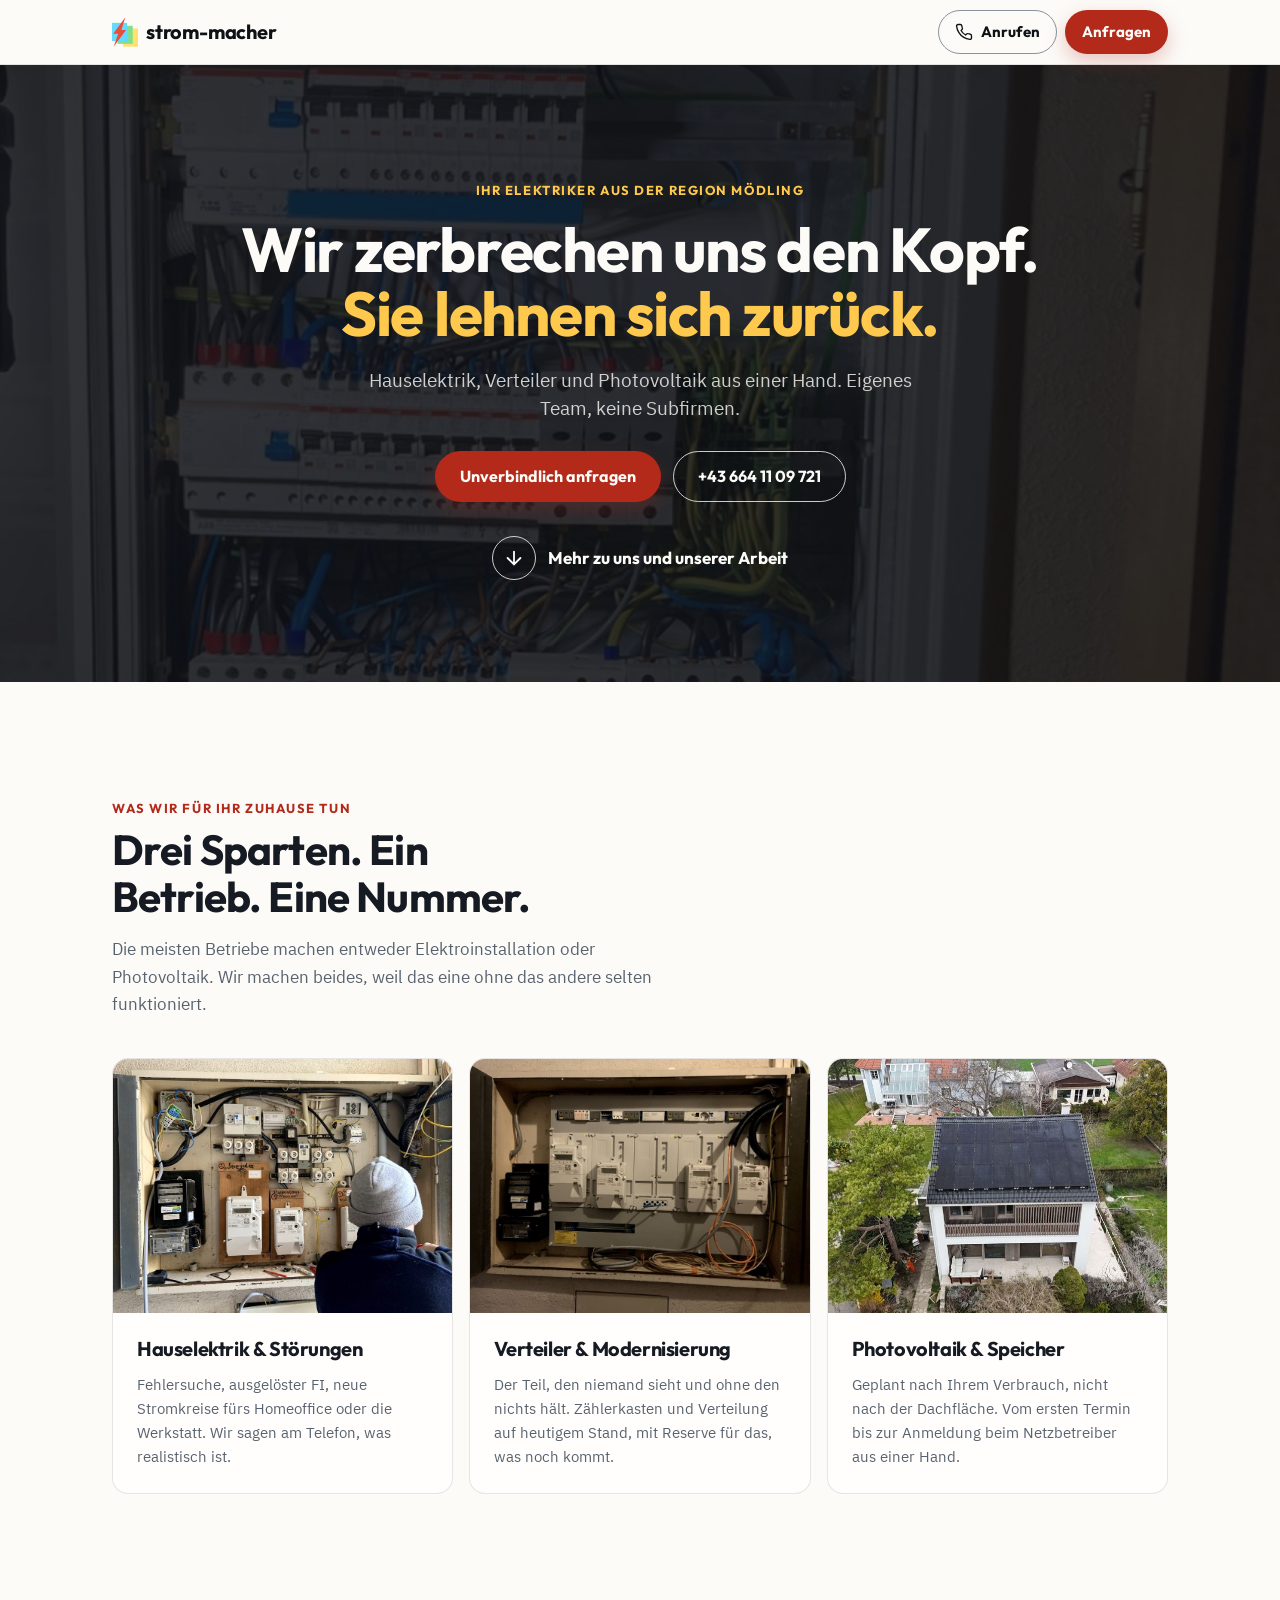
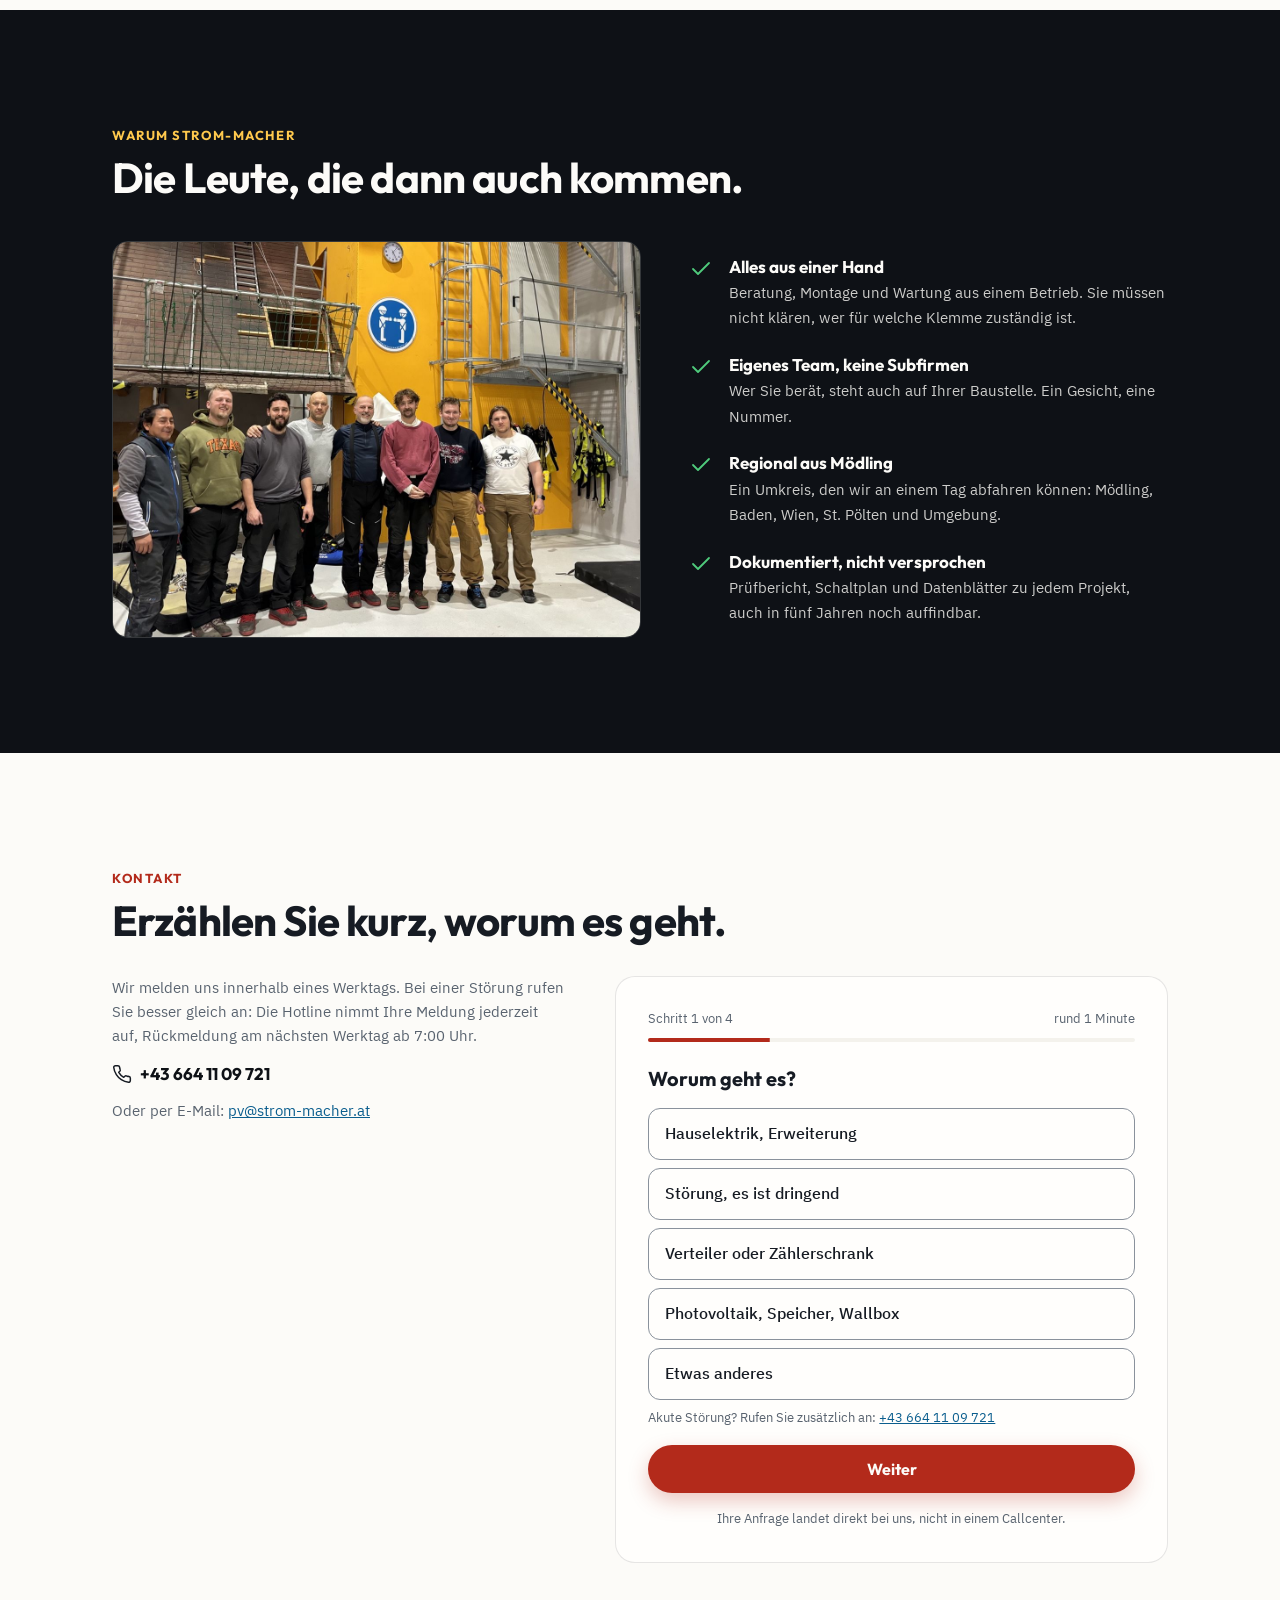
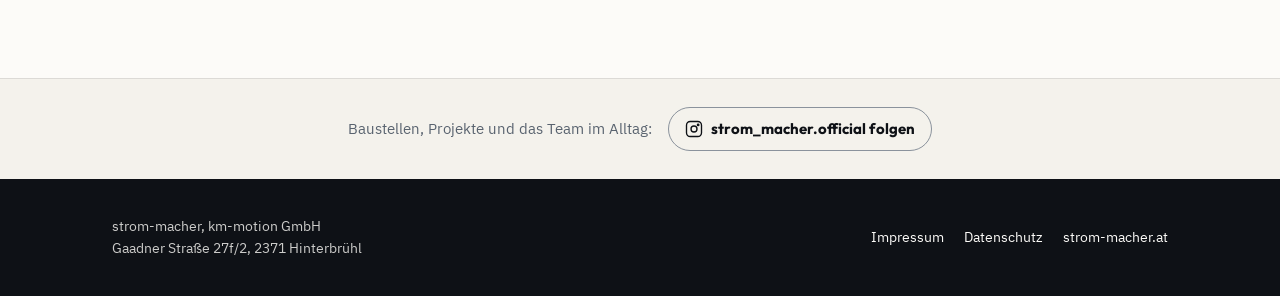
<file: aktion/elektriker/index.html>
<!doctype html>
<html lang="de-AT">
<head>
<meta charset="utf-8">
<meta name="viewport" content="width=device-width, initial-scale=1">
<title>Elektriker aus der Region Mödling | strom-macher</title>
<meta name="description" content="Hauselektrik, Verteiler und Photovoltaik aus einer Hand. Eigenes Team ohne Subfirmen, aus Mödling.">
<meta name="robots" content="noindex, nofollow">
<meta name="theme-color" content="#0E1116">
<meta property="og:title" content="Wir zerbrechen uns den Kopf. Sie lehnen sich zurück. | strom-macher">
<meta property="og:description" content="Hauselektrik, Verteiler und Photovoltaik aus einer Hand, aus Mödling.">
<meta property="og:image" content="https://www.strom-macher.at/aktion/elektriker/img/hero-verteiler-1600.jpg">
<meta property="og:url" content="https://www.strom-macher.at/aktion/elektriker/">
<meta property="og:type" content="website">
<link rel="icon" type="image/svg+xml" href="../assets/logo-mark.svg">
<link rel="preload" as="font" type="font/woff2" href="../../assets/fonts/outfit-700.woff2" crossorigin>
<link rel="preload" as="image" href="img/hero-verteiler-1600.jpg" imagesrcset="img/hero-verteiler-800.jpg 800w, img/hero-verteiler-1600.jpg 1600w" imagesizes="100vw">
<link rel="stylesheet" href="../assets/lp.css?v=20261117">
<script>document.documentElement.classList.add("js");</script>
<!--
  Anfragen gehen an die Supabase-Funktion „anfrage“ → Vertrieb der Monteur-App.
  Conversion-Ziel für Meta: Aufruf von /aktion/elektriker/danke/.
  Hero-Bild: sobald es ein Standbild aus dem „Kopfzerbrechen“-Video gibt,
  img/hero-verteiler-1600.jpg und -800.jpg ersetzen (gleiche Namen reichen).
-->
</head>
<body>

<header class="header">
  <div class="wrap">
    <a class="brand" href="https://www.strom-macher.at" aria-label="strom-macher Startseite">
      <img src="../assets/logo-mark.svg" alt="" width="26" height="30">
      <b>strom-macher</b>
    </a>
    <div class="header-cta">
      <a class="btn btn-secondary btn-sm" href="tel:+436641109721">
        <svg viewBox="0 0 24 24" width="18" height="18" fill="none" stroke="currentColor" stroke-width="1.8" stroke-linecap="round" stroke-linejoin="round" aria-hidden="true"><path d="M22 16.9v3a2 2 0 0 1-2.2 2 19.8 19.8 0 0 1-8.6-3.1 19.5 19.5 0 0 1-6-6A19.8 19.8 0 0 1 2.1 4.2 2 2 0 0 1 4.1 2h3a2 2 0 0 1 2 1.7c.1 1 .4 2 .7 2.9a2 2 0 0 1-.4 2.1L8.1 10a16 16 0 0 0 6 6l1.3-1.3a2 2 0 0 1 2.1-.4c.9.3 1.9.6 2.9.7a2 2 0 0 1 1.6 2z"/></svg>
        Anrufen
      </a>
      <a class="btn btn-primary btn-sm" href="#kontakt">Anfragen</a>
    </div>
  </div>
</header>

<main id="main">

  <!-- Hero -->
  <section class="hero hero-b">
    <div class="hero-media">
      <img src="img/hero-verteiler-1600.jpg"
           srcset="img/hero-verteiler-800.jpg 800w, img/hero-verteiler-1600.jpg 1600w"
           sizes="100vw" width="1600" height="1200"
           alt="Geöffneter, sauber verdrahteter Stromverteiler"
           fetchpriority="high">
    </div>
    <div class="wrap">
      <p class="eyebrow">Ihr Elektriker aus der Region Mödling</p>
      <h1>Wir zerbrechen uns den Kopf.<br><em>Sie lehnen sich zurück.</em></h1>
      <p class="lede">Hauselektrik, Verteiler und Photovoltaik aus einer Hand. Eigenes Team, keine Subfirmen.</p>
      <div class="hero-ctas">
        <a class="btn btn-primary" href="#kontakt">Unverbindlich anfragen</a>
        <a class="btn btn-light" href="tel:+436641109721">+43 664 11 09 721</a>
      </div>
      <a class="more-cue more-cue--hero" href="#leistungen">
        <span class="more-cue-arrow" aria-hidden="true">
          <svg viewBox="0 0 24 24" width="22" height="22" fill="none" stroke="currentColor" stroke-width="2" stroke-linecap="round" stroke-linejoin="round"><path d="M12 5v14M5 12l7 7 7-7"/></svg>
        </span>
        <span>Mehr zu uns und unserer Arbeit</span>
      </a>
    </div>
  </section>

  <!-- Leistungen -->
  <section class="section" id="leistungen">
    <div class="wrap">
      <p class="kicker reveal">Was wir für Ihr Zuhause tun</p>
      <h2 class="reveal">Drei Sparten. Ein Betrieb. Eine Nummer.</h2>
      <p class="section-intro reveal">Die meisten Betriebe machen entweder Elektroinstallation oder Photovoltaik. Wir machen beides, weil das eine ohne das andere selten funktioniert.</p>

      <div class="services">
        <article class="service reveal">
          <img src="img/leistung-hauselektrik-900.jpg" width="900" height="675" alt="strom-macher Elektriker bei der Arbeit an einem alten Zählerkasten" loading="lazy">
          <div class="body">
            <h3>Hauselektrik &amp; Störungen</h3>
            <p>Fehlersuche, ausgelöster FI, neue Stromkreise fürs Homeoffice oder die Werkstatt. Wir sagen am Telefon, was realistisch ist.</p>
          </div>
        </article>
        <article class="service reveal">
          <img src="img/ref-verteiler-nachher-900.jpg" width="900" height="675" alt="Modernisierter Zählerkasten mit neuen Zählern" loading="lazy">
          <div class="body">
            <h3>Verteiler &amp; Modernisierung</h3>
            <p>Der Teil, den niemand sieht und ohne den nichts hält. Zählerkasten und Verteilung auf heutigem Stand, mit Reserve für das, was noch kommt.</p>
          </div>
        </article>
        <article class="service reveal">
          <img src="img/ref-einfamilienhaus-900.jpg" width="900" height="506" alt="Einfamilienhaus mit Photovoltaikanlage am Dach" loading="lazy">
          <div class="body">
            <h3>Photovoltaik &amp; Speicher</h3>
            <p>Geplant nach Ihrem Verbrauch, nicht nach der Dachfläche. Vom ersten Termin bis zur Anmeldung beim Netzbetreiber aus einer Hand.</p>
          </div>
        </article>
      </div>
    </div>
  </section>

  <!-- Warum strom-macher -->
  <section class="section section-dark" id="team">
    <div class="wrap">
      <p class="kicker reveal">Warum strom-macher</p>
      <h2 class="reveal">Die Leute, die dann auch kommen.</h2>

      <div class="why">
        <div class="why-img reveal">
          <img src="../assets/teamfoto-1200.jpg" srcset="../assets/teamfoto-600.jpg 600w, ../assets/teamfoto-1200.jpg 1200w" sizes="(max-width: 860px) 100vw, 50vw" width="1200" height="900" alt="Das strom-macher Team, acht Elektrotechniker in der Schulungshalle" loading="lazy">
        </div>
        <ul>
          <li class="reveal">
            <svg viewBox="0 0 24 24" width="24" height="24" fill="none" stroke="currentColor" stroke-width="1.8" stroke-linecap="round" stroke-linejoin="round" aria-hidden="true"><path d="M20 6 9 17l-5-5"/></svg>
            <div><b>Alles aus einer Hand</b><span>Beratung, Montage und Wartung aus einem Betrieb. Sie müssen nicht klären, wer für welche Klemme zuständig ist.</span></div>
          </li>
          <li class="reveal">
            <svg viewBox="0 0 24 24" width="24" height="24" fill="none" stroke="currentColor" stroke-width="1.8" stroke-linecap="round" stroke-linejoin="round" aria-hidden="true"><path d="M20 6 9 17l-5-5"/></svg>
            <div><b>Eigenes Team, keine Subfirmen</b><span>Wer Sie berät, steht auch auf Ihrer Baustelle. Ein Gesicht, eine Nummer.</span></div>
          </li>
          <li class="reveal">
            <svg viewBox="0 0 24 24" width="24" height="24" fill="none" stroke="currentColor" stroke-width="1.8" stroke-linecap="round" stroke-linejoin="round" aria-hidden="true"><path d="M20 6 9 17l-5-5"/></svg>
            <div><b>Regional aus Mödling</b><span>Ein Umkreis, den wir an einem Tag abfahren können: Mödling, Baden, Wien, St. Pölten und Umgebung.</span></div>
          </li>
          <li class="reveal">
            <svg viewBox="0 0 24 24" width="24" height="24" fill="none" stroke="currentColor" stroke-width="1.8" stroke-linecap="round" stroke-linejoin="round" aria-hidden="true"><path d="M20 6 9 17l-5-5"/></svg>
            <div><b>Dokumentiert, nicht versprochen</b><span>Prüfbericht, Schaltplan und Datenblätter zu jedem Projekt, auch in fünf Jahren noch auffindbar.</span></div>
          </li>
        </ul>
      </div>
    </div>
  </section>

  <!-- Kontakt -->
  <section class="section" id="kontakt">
    <div class="wrap">
      <p class="kicker">Kontakt</p>
      <h2>Erzählen Sie kurz, worum es geht.</h2>

      <div class="form-grid">
        <div class="form-aside">
          <p>Wir melden uns innerhalb eines Werktags. Bei einer Störung rufen Sie besser gleich an: Die Hotline nimmt Ihre Meldung jederzeit auf, Rückmeldung am nächsten Werktag ab 7:00 Uhr.</p>
          <div class="contact-line">
            <svg viewBox="0 0 24 24" width="20" height="20" fill="none" stroke="currentColor" stroke-width="1.8" stroke-linecap="round" stroke-linejoin="round" aria-hidden="true"><path d="M22 16.9v3a2 2 0 0 1-2.2 2 19.8 19.8 0 0 1-8.6-3.1 19.5 19.5 0 0 1-6-6A19.8 19.8 0 0 1 2.1 4.2 2 2 0 0 1 4.1 2h3a2 2 0 0 1 2 1.7c.1 1 .4 2 .7 2.9a2 2 0 0 1-.4 2.1L8.1 10a16 16 0 0 0 6 6l1.3-1.3a2 2 0 0 1 2.1-.4c.9.3 1.9.6 2.9.7a2 2 0 0 1 1.6 2z"/></svg>
            <a href="tel:+436641109721">+43 664 11 09 721</a>
          </div>
          <p>Oder per E-Mail: <a href="mailto:pv@strom-macher.at">pv@strom-macher.at</a></p>
        </div>

        <form class="lead-form" method="POST" action="#" data-kampagne="elektriker" data-danke="danke/">
          <p class="hp" aria-hidden="true"><label>Firma (bitte leer lassen)<input type="text" name="firma" tabindex="-1" autocomplete="off"></label></p>

          <div class="wizard-progress" aria-hidden="true"><span class="wp-text"></span><span>rund 1 Minute</span></div>
          <div class="wizard-bar" aria-hidden="true"><i></i></div>

          <div class="fstep">
            <fieldset class="field">
              <legend>Worum geht es?</legend>
              <div class="choices one">
                <label class="choice"><input type="radio" name="leistung" value="Hauselektrik, Erweiterung" required><span>Hauselektrik, Erweiterung</span></label>
                <label class="choice"><input type="radio" name="leistung" value="Störung – es ist dringend"><span>Störung, es ist dringend</span></label>
                <label class="choice"><input type="radio" name="leistung" value="Verteiler oder Zählerschrank"><span>Verteiler oder Zählerschrank</span></label>
                <label class="choice"><input type="radio" name="leistung" value="Photovoltaik, Speicher, Wallbox"><span>Photovoltaik, Speicher, Wallbox</span></label>
                <label class="choice"><input type="radio" name="leistung" value="Etwas anderes"><span>Etwas anderes</span></label>
              </div>
              <p class="field-hint">Akute Störung? Rufen Sie zusätzlich an: <a href="tel:+436641109721">+43 664 11 09 721</a></p>
            </fieldset>
          </div>
          <div class="fstep">
            <div class="field">
              <label for="f-msg">Erzählen Sie kurz, worum es geht. <span class="opt">(optional)</span></label>
              <textarea id="f-msg" name="nachricht" maxlength="2000" placeholder="z. B. FI fliegt raus, alter Zählerkasten, Wallbox nachrüsten, Steckdosen im Garten … Zwei Sätze reichen."></textarea>
            </div>
          </div>
          <div class="fstep">
            <div class="field">
              <label for="f-ort">Wo ist es?</label>
              <input id="f-ort" name="plzort" type="text" autocomplete="postal-code" placeholder="PLZ und Ort, z. B. 2340 Mödling" required>
            </div>
          </div>
          <div class="fstep" data-oneof="telefon email">
            <p class="qhead">Wie erreichen wir Sie?</p>
            <div class="field">
              <label for="f-name">Name</label>
              <input id="f-name" name="name" type="text" autocomplete="name" placeholder="Vor- und Nachname" required>
            </div>
            <div class="field">
              <label for="f-tel">Telefon</label>
              <input id="f-tel" name="telefon" type="tel" autocomplete="tel" inputmode="tel" placeholder="z. B. 0664 1234567">
            </div>
            <div class="field">
              <label for="f-mail">E-Mail</label>
              <input id="f-mail" name="email" type="email" autocomplete="email" placeholder="name@beispiel.at">
              <p class="field-hint">Telefon oder E-Mail, eines reicht.</p>
            </div>
            <label class="consent">
              <input type="checkbox" name="datenschutz_ok" value="ja" required>
              <span>Ich habe die <a href="https://www.strom-macher.at/datenschutz.html" target="_blank" rel="noopener">Datenschutzerklärung</a> gelesen und bin einverstanden, dass meine Angaben zur Bearbeitung der Anfrage verarbeitet werden.</span>
            </label>
            <button class="btn btn-primary" type="submit">Anfrage senden</button>
          </div>

          <div class="wizard-controls">
            <button type="button" class="btn-back" aria-label="Zurück" disabled>
              <svg viewBox="0 0 24 24" width="20" height="20" fill="none" stroke="currentColor" stroke-width="1.8" stroke-linecap="round" stroke-linejoin="round" aria-hidden="true"><path d="M19 12H5M12 19l-7-7 7-7"/></svg>
            </button>
            <button type="button" class="btn btn-primary btn-next">Weiter</button>
          </div>

          <p class="form-status" role="status" aria-live="polite"></p>
          <p class="form-hint">Ihre Anfrage landet direkt bei uns, nicht in einem Callcenter.</p>
          <noscript><p class="form-hint">Ohne JavaScript funktioniert das Formular nicht. Bitte rufen Sie uns an: +43 664 11 09 721.</p></noscript>
        </form>
      </div>
    </div>
  </section>

</main>

<div class="social-band">
  <div class="wrap">
    <span>Baustellen, Projekte und das Team im Alltag:</span>
    <a class="btn btn-secondary btn-sm" href="https://www.instagram.com/strom_macher.official/" target="_blank" rel="noopener">
      <svg viewBox="0 0 24 24" width="18" height="18" fill="none" stroke="currentColor" stroke-width="1.8" stroke-linecap="round" stroke-linejoin="round" aria-hidden="true"><rect x="2" y="2" width="20" height="20" rx="5"/><circle cx="12" cy="12" r="4"/><circle cx="17.5" cy="6.5" r="1"/></svg>
      strom_macher.official folgen
    </a>
  </div>
</div>

<footer class="footer">
  <div class="wrap">
    <address>strom-macher, km-motion GmbH<br>Gaadner Straße 27f/2, 2371 Hinterbrühl</address>
    <nav aria-label="Rechtliches">
      <a href="https://www.strom-macher.at/impressum.html">Impressum</a>
      <a href="https://www.strom-macher.at/datenschutz.html">Datenschutz</a>
      <a href="https://www.strom-macher.at">strom-macher.at</a>
    </nav>
  </div>
</footer>

<div class="sticky-cta">
  <div class="inner">
    <a class="btn btn-secondary btn-sm" href="tel:+436641109721">Anrufen</a>
    <a class="btn btn-primary btn-sm" href="#kontakt">Anfragen</a>
  </div>
</div>

<script src="../assets/lp.js?v=20261117" defer></script>
</body>
</html>
</file>
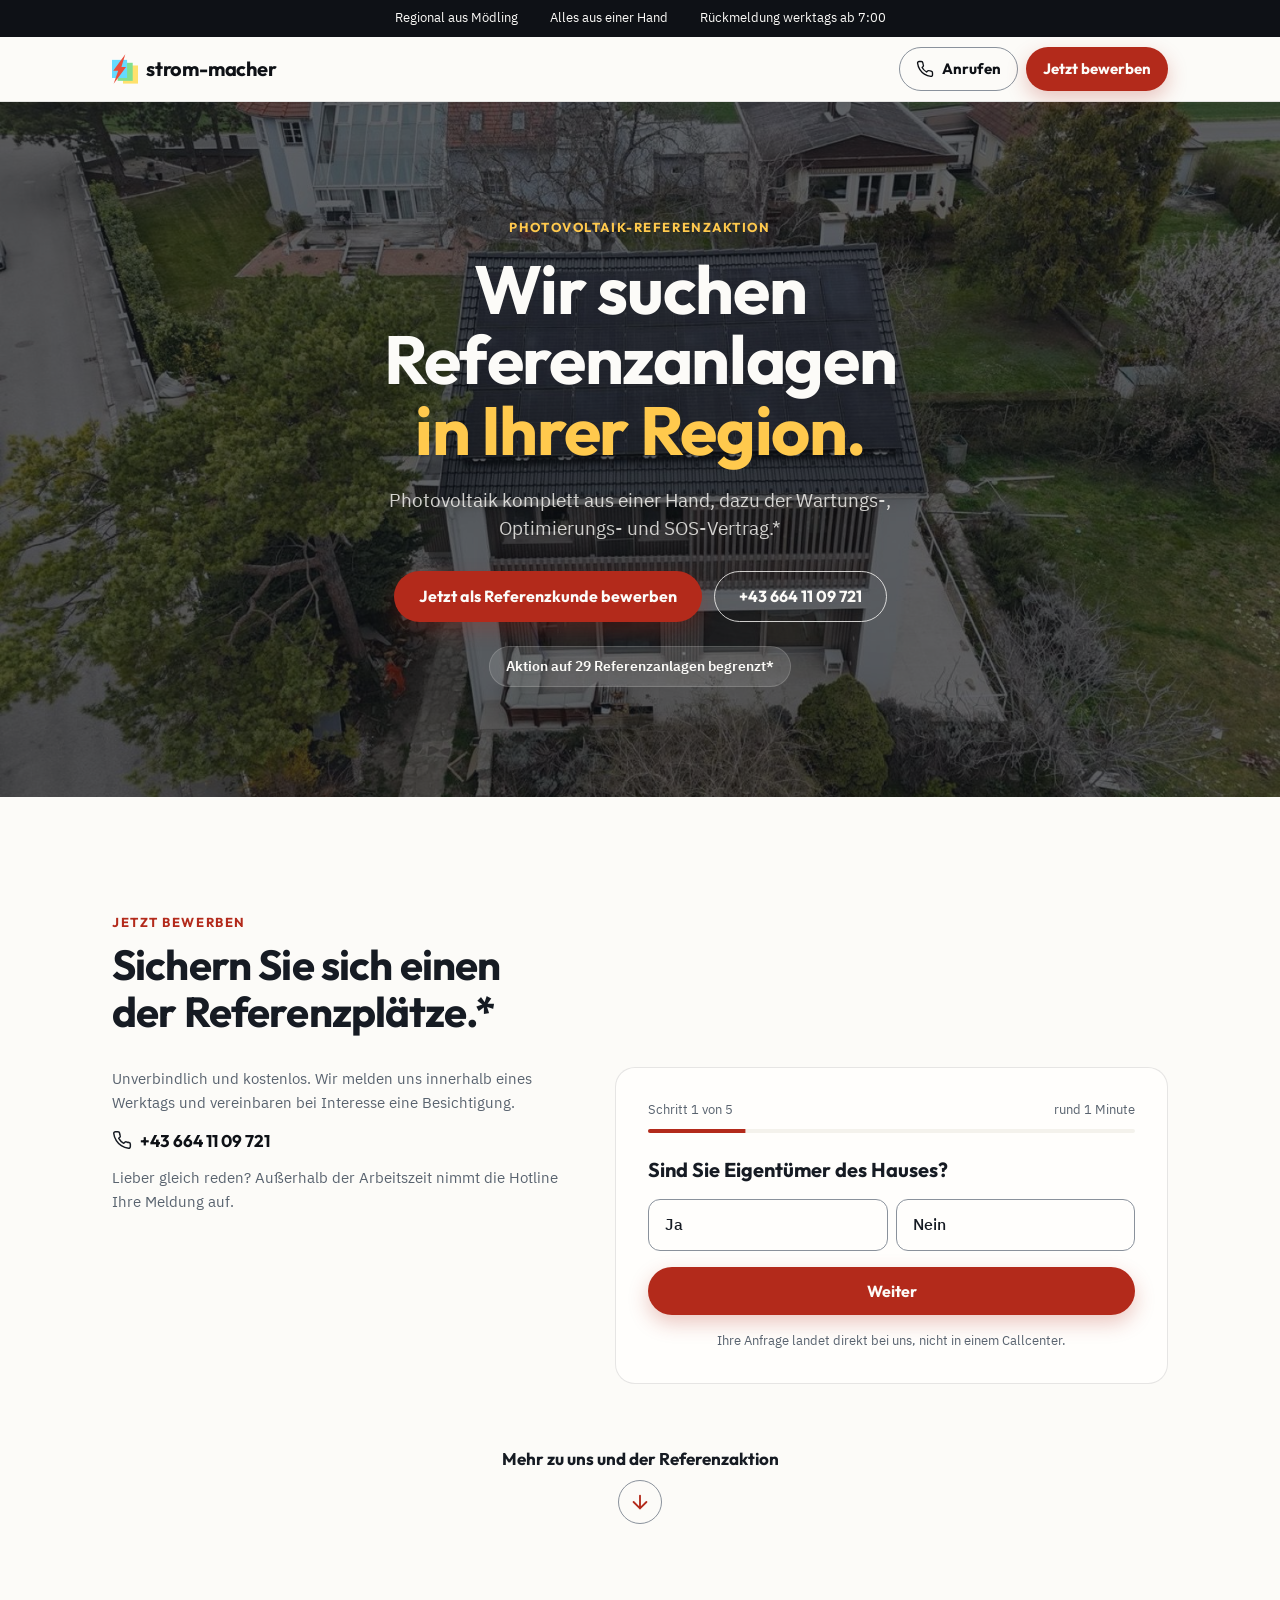
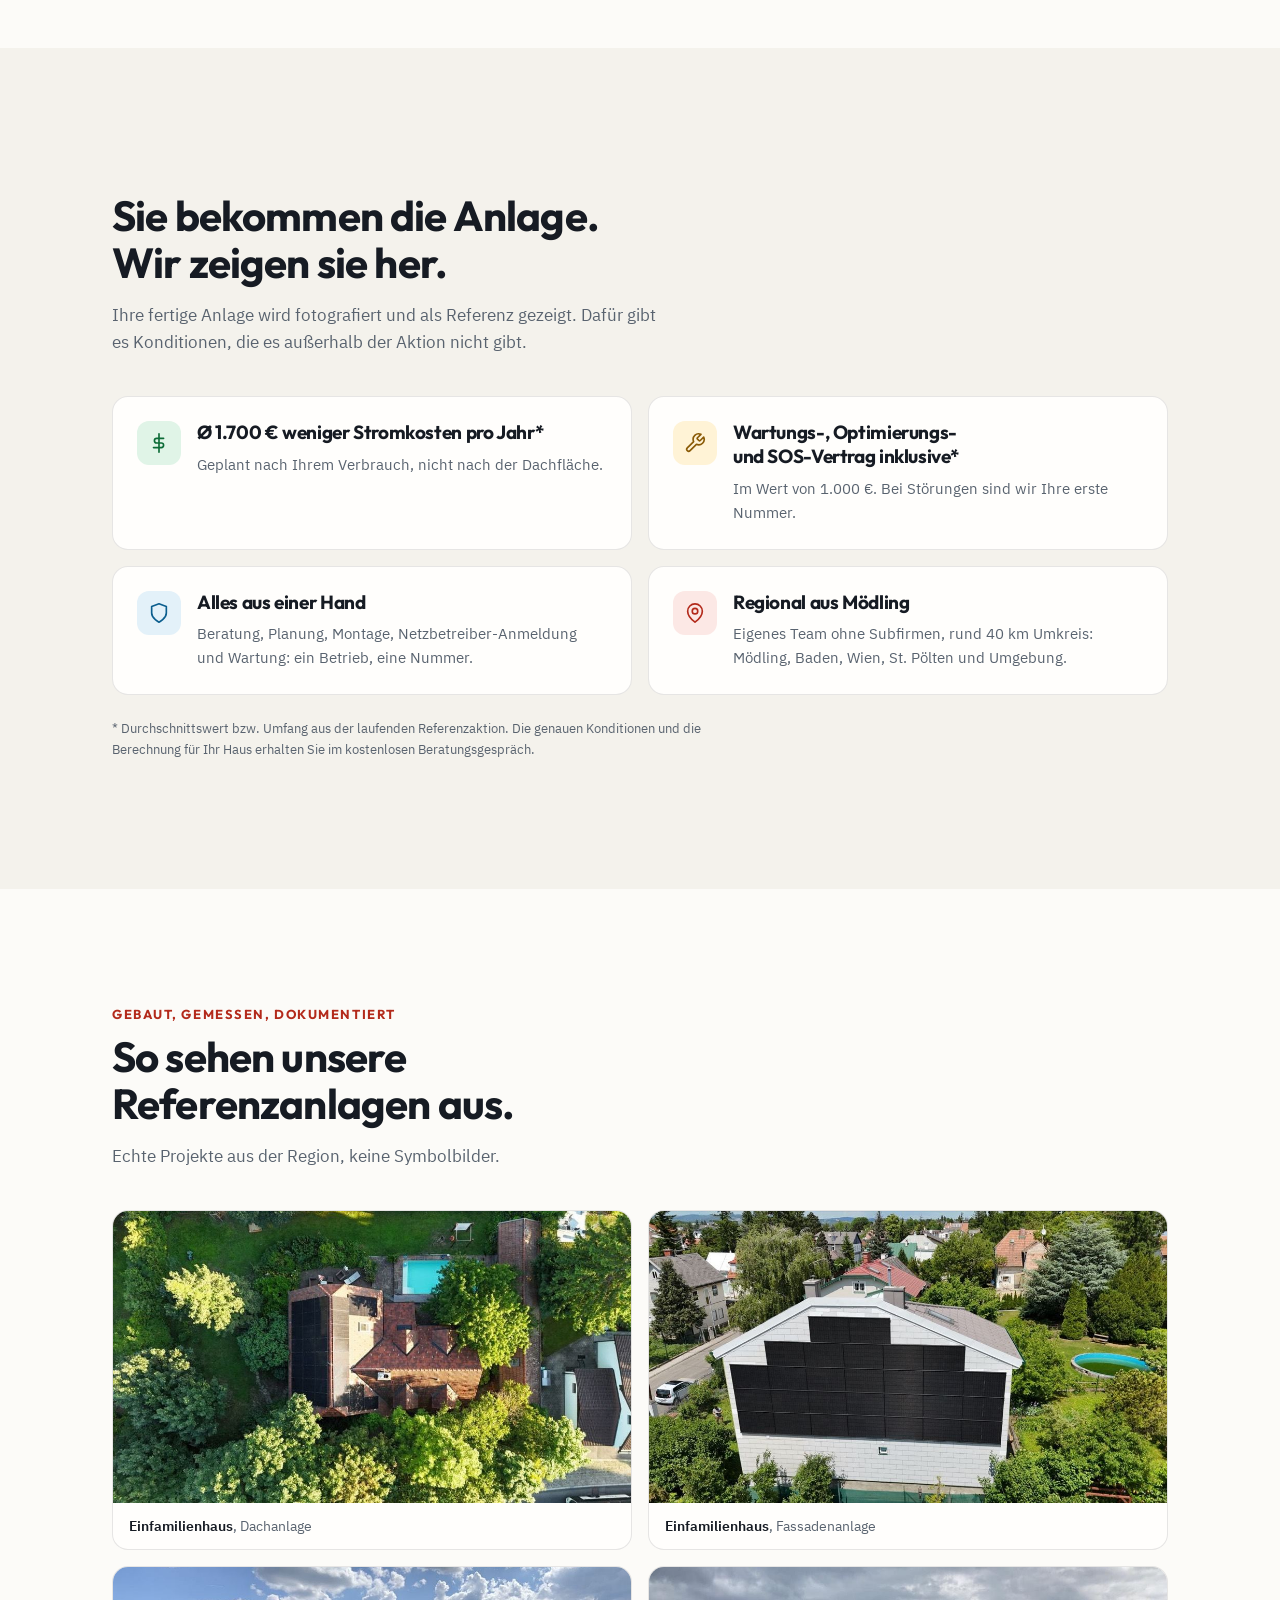
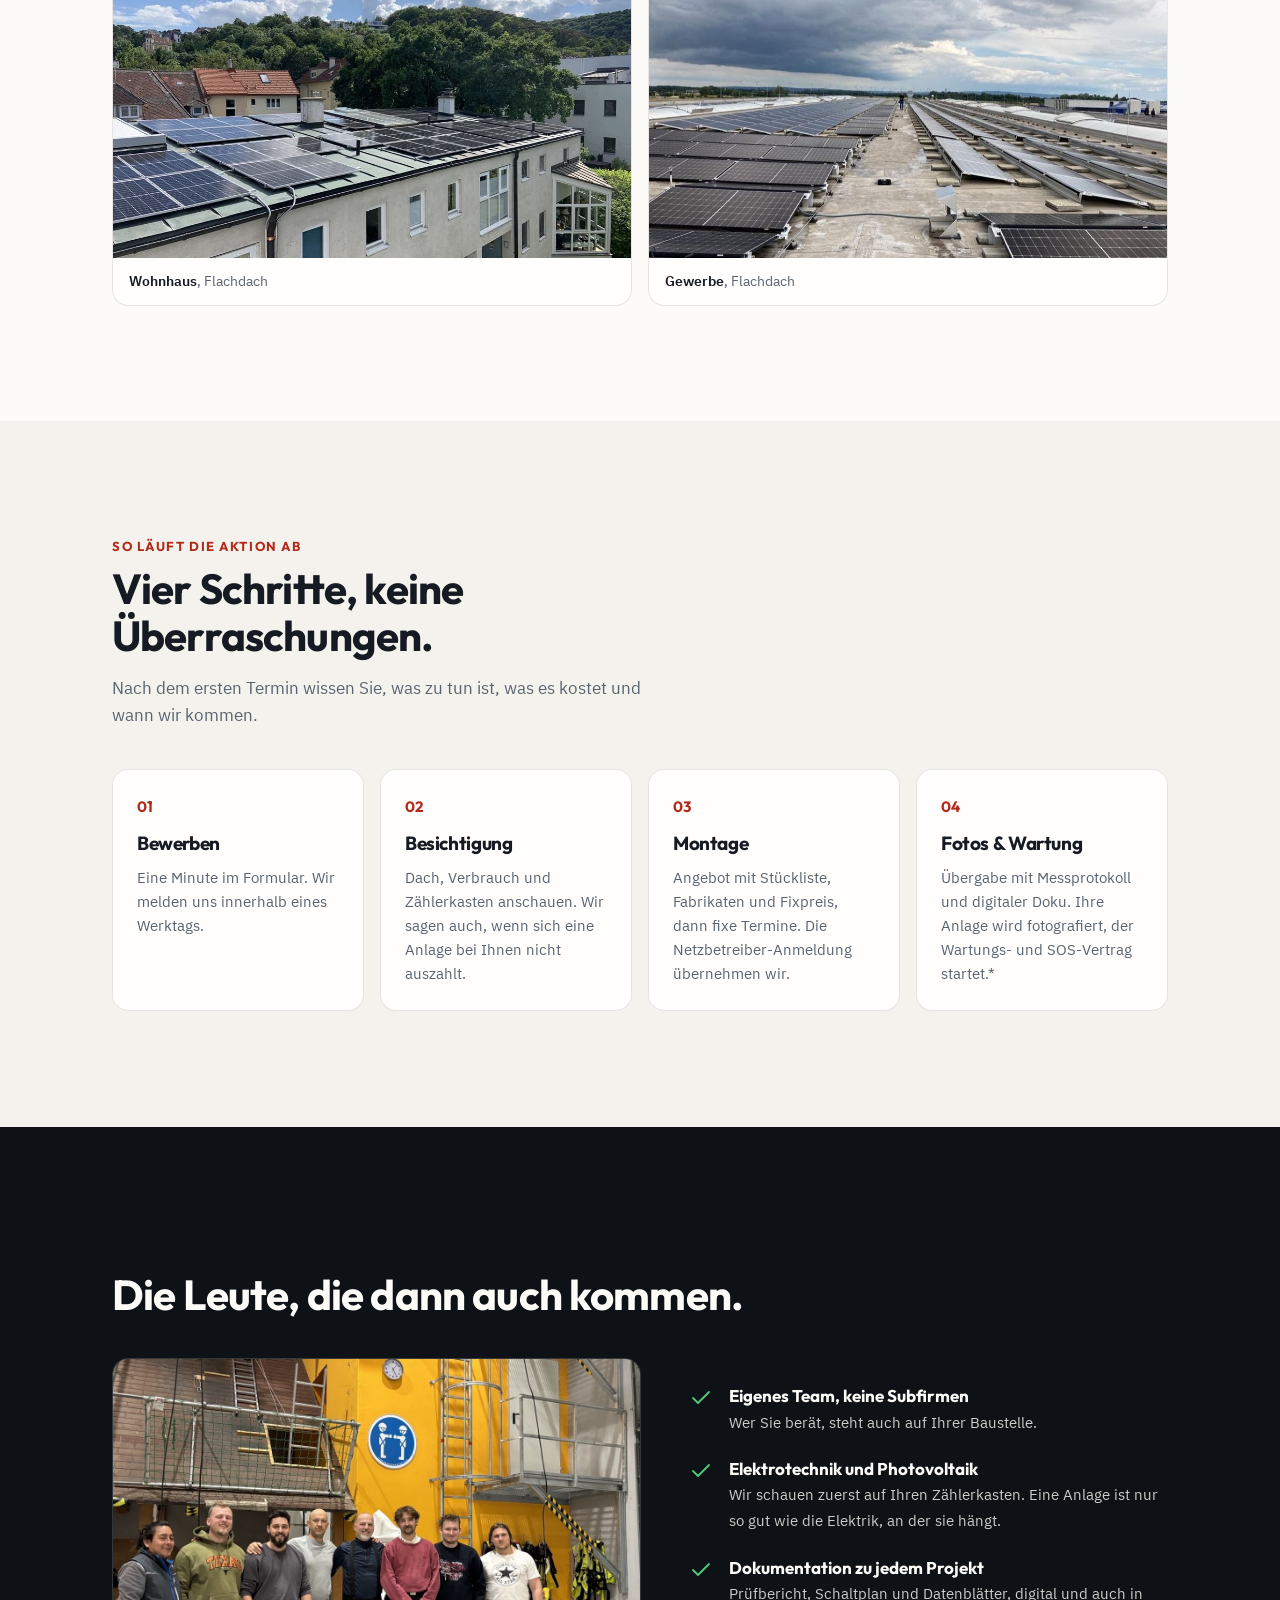
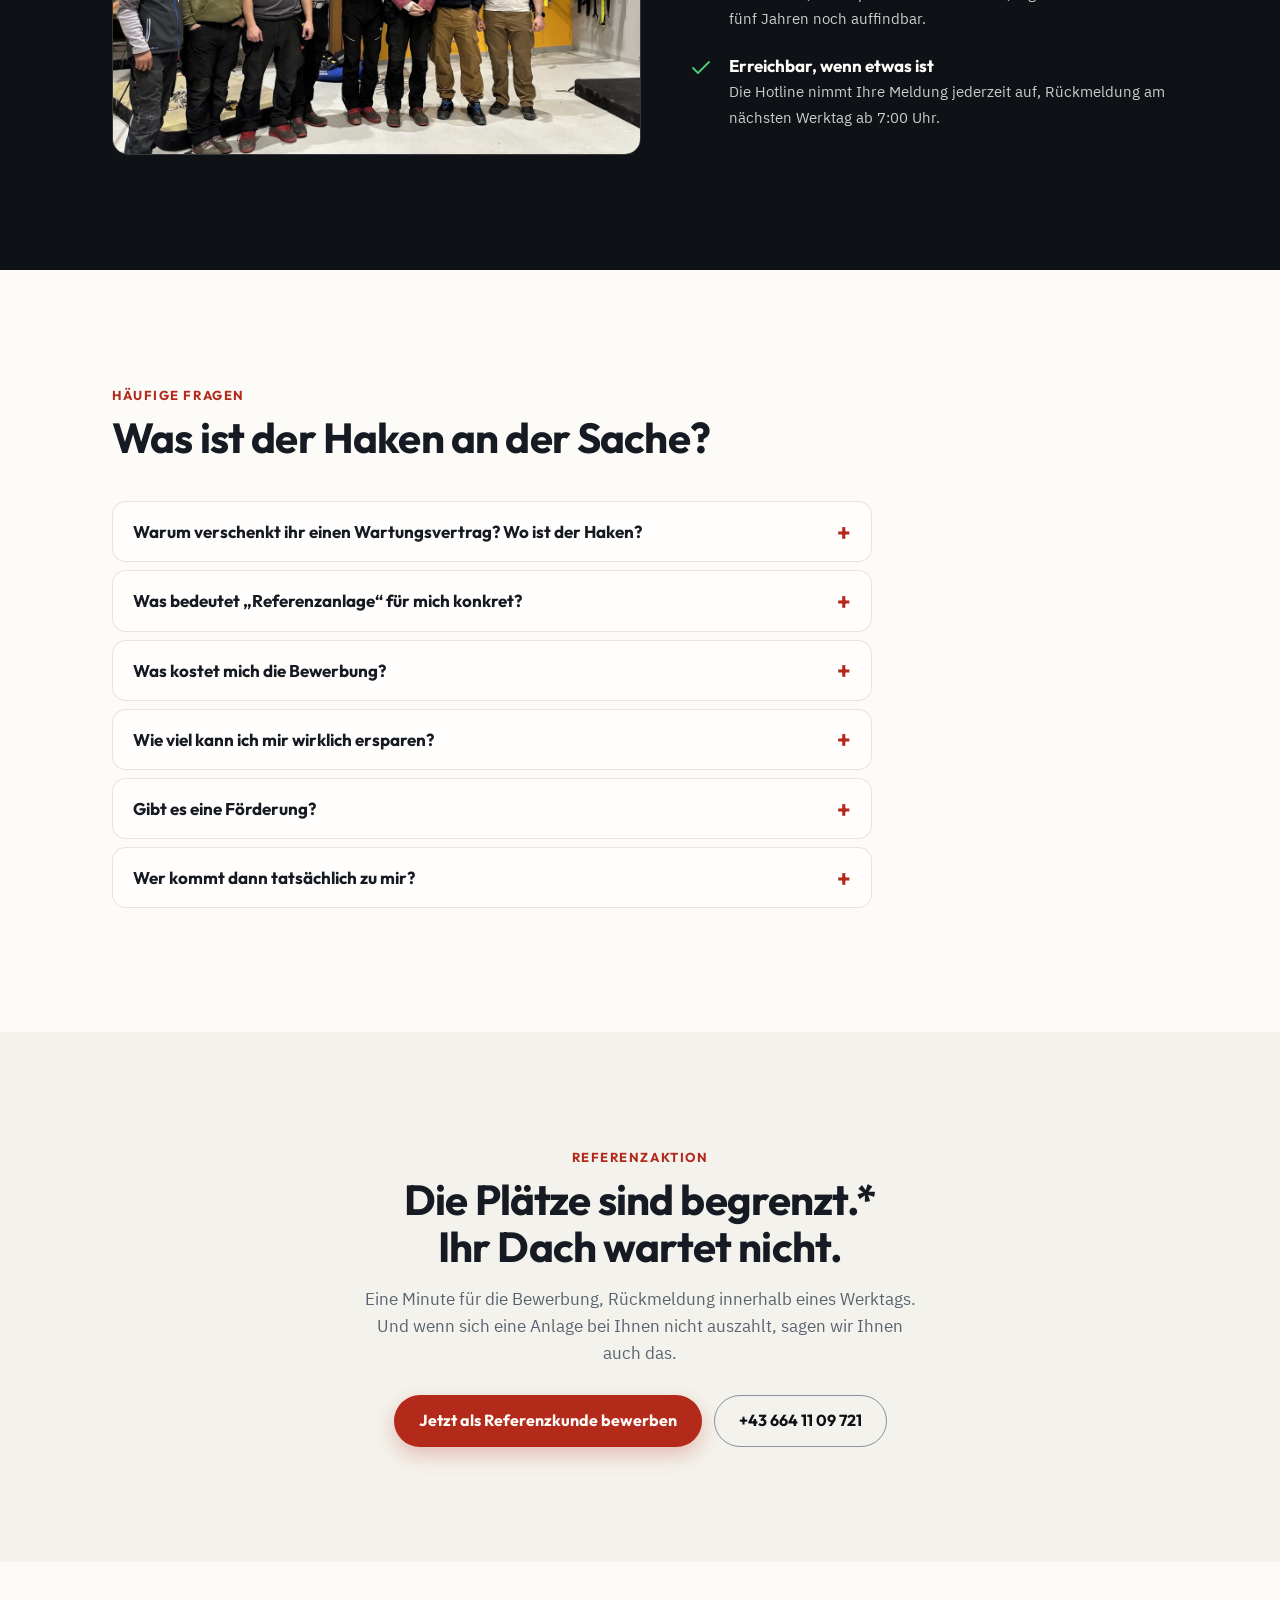
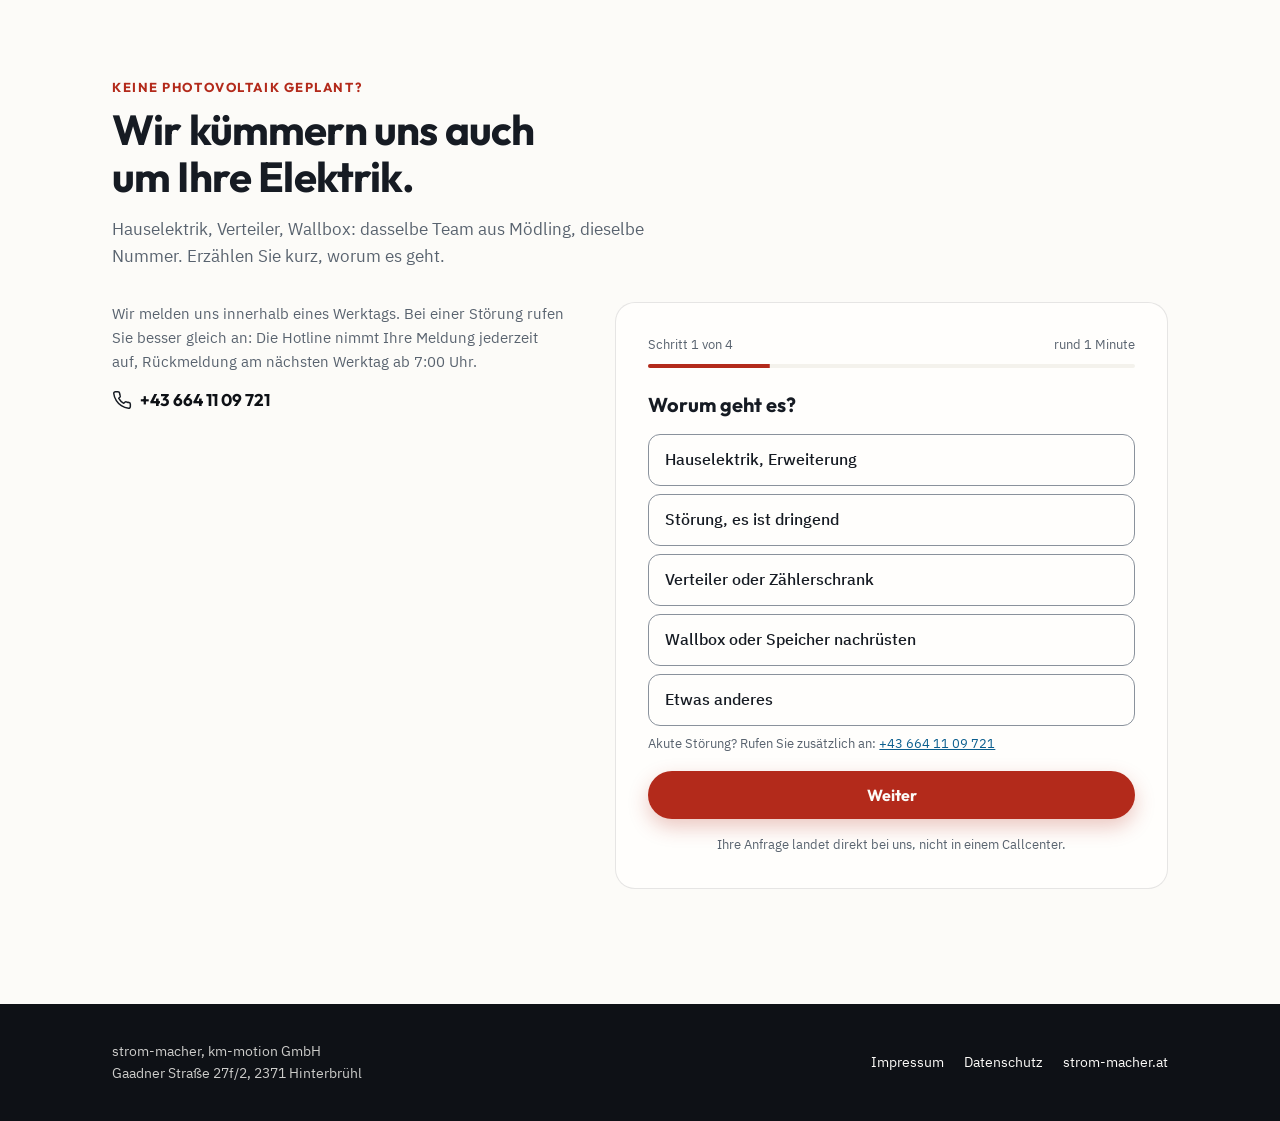
<file: aktion/referenz/index.html>
<!doctype html>
<html lang="de-AT">
<head>
<meta charset="utf-8">
<meta name="viewport" content="width=device-width, initial-scale=1">
<title>Referenzanlagen-Aktion | strom-macher</title>
<meta name="description" content="strom-macher sucht Referenz-Photovoltaikanlagen in Ihrer Region. Beratung, Montage und Wartung aus einer Hand, regional aus Mödling.">
<meta name="robots" content="noindex, nofollow">
<meta name="theme-color" content="#0E1116">
<meta property="og:title" content="Referenzanlagen-Aktion | strom-macher">
<meta property="og:description" content="Wir suchen Referenzanlagen in Ihrer Region. Photovoltaik aus einer Hand, regional aus Mödling.">
<meta property="og:image" content="https://www.strom-macher.at/aktion/referenz/img/hero-1600.jpg">
<meta property="og:url" content="https://www.strom-macher.at/aktion/referenz/">
<meta property="og:type" content="website">
<link rel="icon" type="image/svg+xml" href="../assets/logo-mark.svg">
<link rel="preload" as="font" type="font/woff2" href="../../assets/fonts/outfit-700.woff2" crossorigin>
<link rel="preload" as="image" href="img/hero-1600.jpg" imagesrcset="img/hero-800.jpg 800w, img/hero-1600.jpg 1600w" imagesizes="100vw">
<link rel="stylesheet" href="../assets/lp.css?v=20261117">
<script>document.documentElement.classList.add("js");</script>
<!--
  VOR DEM LIVEGANG PRÜFEN (UWG – Aussagen müssen stimmen):
  1. „Aktion auf 29 Referenzanlagen begrenzt“ – die Zahl muss wahr sein.
  2. „Ø 1.700 € weniger Stromkosten pro Jahr“ – Berechnungsgrundlage.
  3. „Wartungs-, Optimierungs- und SOS-Vertrag im Wert von 1.000 €“ – Inhalt.
  Anfragen gehen an die Supabase-Funktion „anfrage“ → Vertrieb der Monteur-App.
  Conversion-Ziel für Meta: Aufruf von /aktion/referenz/danke/.
-->
</head>
<body data-ort-title="Referenzanlagen in {ort} | strom-macher">

<div class="infobar">
  <div class="wrap">
    <span>Regional aus Mödling</span>
    <span>Alles aus einer Hand</span>
    <span>Rückmeldung werktags ab 7:00</span>
  </div>
</div>

<header class="header">
  <div class="wrap">
    <a class="brand" href="https://www.strom-macher.at" aria-label="strom-macher Startseite">
      <img src="../assets/logo-mark.svg" alt="" width="26" height="30">
      <b>strom-macher</b>
    </a>
    <div class="header-cta">
      <a class="btn btn-secondary btn-sm" href="tel:+436641109721">
        <svg viewBox="0 0 24 24" width="18" height="18" fill="none" stroke="currentColor" stroke-width="1.8" stroke-linecap="round" stroke-linejoin="round" aria-hidden="true"><path d="M22 16.9v3a2 2 0 0 1-2.2 2 19.8 19.8 0 0 1-8.6-3.1 19.5 19.5 0 0 1-6-6A19.8 19.8 0 0 1 2.1 4.2 2 2 0 0 1 4.1 2h3a2 2 0 0 1 2 1.7c.1 1 .4 2 .7 2.9a2 2 0 0 1-.4 2.1L8.1 10a16 16 0 0 0 6 6l1.3-1.3a2 2 0 0 1 2.1-.4c.9.3 1.9.6 2.9.7a2 2 0 0 1 1.6 2z"/></svg>
        Anrufen
      </a>
      <a class="btn btn-primary btn-sm" href="#bewerben">Jetzt bewerben</a>
    </div>
  </div>
</header>

<main id="main">

  <!-- Hero -->
  <section class="hero">
    <div class="hero-media">
      <img src="img/hero-1600.jpg"
           srcset="img/hero-800.jpg 800w, img/hero-1600.jpg 1600w"
           sizes="100vw" width="1600" height="900"
           alt="Einfamilienhaus mit neuer Photovoltaikanlage von strom-macher, Luftaufnahme"
           fetchpriority="high">
    </div>
    <div class="wrap">
      <p class="eyebrow">Photovoltaik-Referenzaktion</p>
      <h1>Wir suchen Referenzanlagen<br><em><span data-ort-phrase>in Ihrer Region</span>.</em></h1>
      <p class="lede">Photovoltaik komplett aus einer Hand, dazu der Wartungs-, Optimierungs- und SOS-Vertrag.*</p>
      <div class="hero-ctas">
        <a class="btn btn-primary" href="#bewerben">Jetzt als Referenzkunde bewerben</a>
        <a class="btn btn-light" href="tel:+436641109721">+43 664 11 09 721</a>
      </div>
      <p class="hero-chip">Aktion auf 29 Referenzanlagen begrenzt*</p>
    </div>
  </section>

  <!-- Bewerbung: gleich unter dem Hero -->
  <section class="section" id="bewerben">
    <div class="wrap">
      <p class="kicker">Jetzt bewerben</p>
      <h2>Sichern Sie sich einen der Referenzplätze.*</h2>

      <div class="form-grid">
        <div class="form-aside">
          <p>Unverbindlich und kostenlos. Wir melden uns innerhalb eines Werktags und vereinbaren bei Interesse eine Besichtigung.</p>
          <div class="contact-line">
            <svg viewBox="0 0 24 24" width="20" height="20" fill="none" stroke="currentColor" stroke-width="1.8" stroke-linecap="round" stroke-linejoin="round" aria-hidden="true"><path d="M22 16.9v3a2 2 0 0 1-2.2 2 19.8 19.8 0 0 1-8.6-3.1 19.5 19.5 0 0 1-6-6A19.8 19.8 0 0 1 2.1 4.2 2 2 0 0 1 4.1 2h3a2 2 0 0 1 2 1.7c.1 1 .4 2 .7 2.9a2 2 0 0 1-.4 2.1L8.1 10a16 16 0 0 0 6 6l1.3-1.3a2 2 0 0 1 2.1-.4c.9.3 1.9.6 2.9.7a2 2 0 0 1 1.6 2z"/></svg>
            <a href="tel:+436641109721">+43 664 11 09 721</a>
          </div>
          <p>Lieber gleich reden? Außerhalb der Arbeitszeit nimmt die Hotline Ihre Meldung auf.</p>
        </div>

        <form class="lead-form" method="POST" action="#" data-kampagne="referenz" data-danke="danke/">
          <p class="hp" aria-hidden="true"><label>Firma (bitte leer lassen)<input type="text" name="firma" tabindex="-1" autocomplete="off"></label></p>

          <div class="wizard-progress" aria-hidden="true"><span class="wp-text"></span><span>rund 1 Minute</span></div>
          <div class="wizard-bar" aria-hidden="true"><i></i></div>

          <div class="fstep">
            <fieldset class="field">
              <legend>Sind Sie Eigentümer des Hauses?</legend>
              <div class="choices">
                <label class="choice"><input type="radio" name="eigentuemer" value="Ja" required><span>Ja</span></label>
                <label class="choice"><input type="radio" name="eigentuemer" value="Nein"><span>Nein</span></label>
              </div>
            </fieldset>
          </div>
          <div class="fstep">
            <fieldset class="field">
              <legend>Welche Dachart hat Ihr Haus?</legend>
              <div class="choices">
                <label class="choice"><input type="radio" name="dachart" value="Ziegeldach" required><span>Ziegeldach</span></label>
                <label class="choice"><input type="radio" name="dachart" value="Blechdach"><span>Blechdach</span></label>
                <label class="choice"><input type="radio" name="dachart" value="Flachdach"><span>Flachdach</span></label>
                <label class="choice"><input type="radio" name="dachart" value="Weiß ich nicht / anderes"><span>Weiß nicht / anderes</span></label>
              </div>
            </fieldset>
          </div>
          <div class="fstep">
            <fieldset class="field">
              <legend>Wie viel Strom verbrauchen Sie ungefähr im Jahr?</legend>
              <div class="choices">
                <label class="choice"><input type="radio" name="verbrauch" value="Bis 3.500 kWh" required><span>Bis 3.500 kWh</span></label>
                <label class="choice"><input type="radio" name="verbrauch" value="3.500 bis 5.500 kWh"><span>3.500 bis 5.500 kWh</span></label>
                <label class="choice"><input type="radio" name="verbrauch" value="Über 5.500 kWh"><span>Über 5.500 kWh</span></label>
                <label class="choice"><input type="radio" name="verbrauch" value="Weiß ich nicht"><span>Weiß ich nicht</span></label>
              </div>
            </fieldset>
          </div>
          <div class="fstep">
            <div class="field">
              <label for="f-ort">Wo steht Ihr Haus?</label>
              <input id="f-ort" name="plzort" type="text" autocomplete="postal-code" placeholder="PLZ und Ort, z. B. 2500 Baden" required>
            </div>
          </div>
          <div class="fstep">
            <p class="qhead">Wie erreichen wir Sie?</p>
            <div class="field">
              <label for="f-name">Name</label>
              <input id="f-name" name="name" type="text" autocomplete="name" placeholder="Vor- und Nachname" required>
            </div>
            <div class="field">
              <label for="f-tel">Telefon</label>
              <input id="f-tel" name="telefon" type="tel" autocomplete="tel" inputmode="tel" placeholder="z. B. 0664 1234567" required>
            </div>
            <div class="field">
              <label for="f-mail">E-Mail <span class="opt">(optional, für die Bestätigung)</span></label>
              <input id="f-mail" name="email" type="email" autocomplete="email" placeholder="name@beispiel.at">
            </div>
            <div class="field">
              <label for="f-msg">Was sollen wir sonst noch über Ihr Projekt wissen? <span class="opt">(optional)</span></label>
              <textarea id="f-msg" name="nachricht" maxlength="2000" placeholder="z. B. Ihre Vorstellung in kWp, Batteriespeicher, Wallbox, E-Auto, Wärmepumpe, gewünschter Zeitpunkt …"></textarea>
            </div>
            <label class="consent">
              <input type="checkbox" name="datenschutz_ok" value="ja" required>
              <span>Ich habe die <a href="https://www.strom-macher.at/datenschutz.html" target="_blank" rel="noopener">Datenschutzerklärung</a> gelesen und bin einverstanden, dass meine Angaben zur Bearbeitung der Anfrage verarbeitet werden.</span>
            </label>
            <button class="btn btn-primary" type="submit">Jetzt als Referenzkunde bewerben</button>
          </div>

          <div class="wizard-controls">
            <button type="button" class="btn-back" aria-label="Zurück" disabled>
              <svg viewBox="0 0 24 24" width="20" height="20" fill="none" stroke="currentColor" stroke-width="1.8" stroke-linecap="round" stroke-linejoin="round" aria-hidden="true"><path d="M19 12H5M12 19l-7-7 7-7"/></svg>
            </button>
            <button type="button" class="btn btn-primary btn-next">Weiter</button>
          </div>

          <p class="form-status" role="status" aria-live="polite"></p>
          <p class="form-hint">Ihre Anfrage landet direkt bei uns, nicht in einem Callcenter.</p>
          <noscript><p class="form-hint">Ohne JavaScript funktioniert das Formular nicht. Bitte rufen Sie uns an: +43 664 11 09 721.</p></noscript>
        </form>
      </div>

      <a class="more-cue" href="#vorteile">
        <span>Mehr zu uns und der Referenzaktion</span>
        <span class="more-cue-arrow" aria-hidden="true">
          <svg viewBox="0 0 24 24" width="22" height="22" fill="none" stroke="currentColor" stroke-width="2" stroke-linecap="round" stroke-linejoin="round"><path d="M12 5v14M5 12l7 7 7-7"/></svg>
        </span>
      </a>
    </div>
  </section>

  <!-- Vorteile -->
  <section class="section section-alt" id="vorteile">
    <div class="wrap">
      <p class="kicker reveal">Ihre Vorteile als Referenzkunde</p>
      <h2 class="reveal">Sie bekommen die Anlage.<br>Wir zeigen sie her.</h2>
      <p class="section-intro reveal">Ihre fertige Anlage wird fotografiert und als Referenz gezeigt. Dafür gibt es Konditionen, die es außerhalb der Aktion nicht gibt.</p>

      <div class="benefits">
        <article class="benefit reveal">
          <div class="icon icon-green" aria-hidden="true"><svg viewBox="0 0 24 24" width="22" height="22" fill="none" stroke="currentColor" stroke-width="1.8" stroke-linecap="round" stroke-linejoin="round"><path d="M12 2v20M17 7H9.5a2.5 2.5 0 0 0 0 5h5a2.5 2.5 0 0 1 0 5H6"/></svg></div>
          <div><h3>Ø 1.700 € weniger Stromkosten pro Jahr*</h3><p>Geplant nach Ihrem Verbrauch, nicht nach der Dachfläche.</p></div>
        </article>
        <article class="benefit reveal">
          <div class="icon icon-amber" aria-hidden="true"><svg viewBox="0 0 24 24" width="22" height="22" fill="none" stroke="currentColor" stroke-width="1.8" stroke-linecap="round" stroke-linejoin="round"><path d="M14.7 6.3a1 1 0 0 0 0 1.4l1.6 1.6a1 1 0 0 0 1.4 0l3.77-3.77a6 6 0 0 1-7.94 7.94l-6.91 6.91a2.12 2.12 0 0 1-3-3l6.91-6.91a6 6 0 0 1 7.94-7.94l-3.76 3.76z"/></svg></div>
          <div><h3>Wartungs-, Optimierungs- und SOS-Vertrag inklusive*</h3><p>Im Wert von 1.000 €. Bei Störungen sind wir Ihre erste Nummer.</p></div>
        </article>
        <article class="benefit reveal">
          <div class="icon icon-azure" aria-hidden="true"><svg viewBox="0 0 24 24" width="22" height="22" fill="none" stroke="currentColor" stroke-width="1.8" stroke-linecap="round" stroke-linejoin="round"><path d="M12 22s8-4 8-10V5l-8-3-8 3v7c0 6 8 10 8 10z"/></svg></div>
          <div><h3>Alles aus einer Hand</h3><p>Beratung, Planung, Montage, Netzbetreiber-Anmeldung und Wartung: ein Betrieb, eine Nummer.</p></div>
        </article>
        <article class="benefit reveal">
          <div class="icon icon-red" aria-hidden="true"><svg viewBox="0 0 24 24" width="22" height="22" fill="none" stroke="currentColor" stroke-width="1.8" stroke-linecap="round" stroke-linejoin="round"><path d="M20 10c0 6-8 12-8 12s-8-6-8-12a8 8 0 0 1 16 0z"/><circle cx="12" cy="10" r="3"/></svg></div>
          <div><h3>Regional aus Mödling</h3><p>Eigenes Team ohne Subfirmen, rund 40 km Umkreis: Mödling, Baden, Wien, St. Pölten und Umgebung.</p></div>
        </article>
      </div>

      <p class="asterisk-note reveal">* Durchschnittswert bzw. Umfang aus der laufenden Referenzaktion. Die genauen Konditionen und die Berechnung für Ihr Haus erhalten Sie im kostenlosen Beratungsgespräch.</p>
    </div>
  </section>

  <!-- Referenzen -->
  <section class="section" id="referenzen">
    <div class="wrap">
      <p class="kicker reveal">Gebaut, gemessen, dokumentiert</p>
      <h2 class="reveal">So sehen unsere Referenzanlagen aus.</h2>
      <p class="section-intro reveal">Echte Projekte aus der Region, keine Symbolbilder.</p>

      <div class="gallery">
        <figure class="reveal">
          <img src="img/haus-pv-referenz-1000.jpg" srcset="img/haus-pv-referenz-500.jpg 500w, img/haus-pv-referenz-1000.jpg 1000w" sizes="(max-width: 680px) 100vw, 50vw" width="1000" height="562" alt="Luftaufnahme eines Einfamilienhauses mit Photovoltaik-Dachanlage und Pool" loading="lazy">
          <figcaption><b>Einfamilienhaus</b>, Dachanlage</figcaption>
        </figure>
        <figure class="reveal">
          <img src="img/ref-fassade-1000.jpg" srcset="img/ref-fassade-500.jpg 500w, img/ref-fassade-1000.jpg 1000w" sizes="(max-width: 680px) 100vw, 50vw" width="1000" height="563" alt="Einfamilienhaus mit Photovoltaik-Modulen am Giebel, Fassadenanlage" loading="lazy">
          <figcaption><b>Einfamilienhaus</b>, Fassadenanlage</figcaption>
        </figure>
        <figure class="reveal">
          <img src="img/pv-referenz-1000.jpg" srcset="img/pv-referenz-500.jpg 500w, img/pv-referenz-1000.jpg 1000w" sizes="(max-width: 680px) 100vw, 50vw" width="1000" height="750" alt="Photovoltaikanlage auf dem Flachdach eines Wohnhauses" loading="lazy">
          <figcaption><b>Wohnhaus</b>, Flachdach</figcaption>
        </figure>
        <figure class="reveal">
          <img src="img/ref-flachdach-1000.jpg" srcset="img/ref-flachdach-500.jpg 500w, img/ref-flachdach-1000.jpg 1000w" sizes="(max-width: 680px) 100vw, 50vw" width="1000" height="562" alt="Große Photovoltaikanlage auf einem Gewerbe-Flachdach" loading="lazy">
          <figcaption><b>Gewerbe</b>, Flachdach</figcaption>
        </figure>
      </div>
    </div>
  </section>

  <!-- Ablauf -->
  <section class="section section-alt" id="ablauf">
    <div class="wrap">
      <p class="kicker reveal">So läuft die Aktion ab</p>
      <h2 class="reveal">Vier Schritte, keine Überraschungen.</h2>
      <p class="section-intro reveal">Nach dem ersten Termin wissen Sie, was zu tun ist, was es kostet und wann wir kommen.</p>

      <div class="steps">
        <article class="step reveal">
          <span class="num">01</span>
          <h3>Bewerben</h3>
          <p>Eine Minute im Formular. Wir melden uns innerhalb eines Werktags.</p>
        </article>
        <article class="step reveal">
          <span class="num">02</span>
          <h3>Besichtigung</h3>
          <p>Dach, Verbrauch und Zählerkasten anschauen. Wir sagen auch, wenn sich eine Anlage bei Ihnen nicht auszahlt.</p>
        </article>
        <article class="step reveal">
          <span class="num">03</span>
          <h3>Montage</h3>
          <p>Angebot mit Stückliste, Fabrikaten und Fixpreis, dann fixe Termine. Die Netzbetreiber-Anmeldung übernehmen wir.</p>
        </article>
        <article class="step reveal">
          <span class="num">04</span>
          <h3>Fotos &amp; Wartung</h3>
          <p>Übergabe mit Messprotokoll und digitaler Doku. Ihre Anlage wird fotografiert, der Wartungs- und SOS-Vertrag startet.*</p>
        </article>
      </div>
    </div>
  </section>

  <!-- Warum strom-macher -->
  <section class="section section-dark" id="team">
    <div class="wrap">
      <p class="kicker reveal">Warum strom-macher</p>
      <h2 class="reveal">Die Leute, die dann auch kommen.</h2>

      <div class="why">
        <div class="why-img reveal">
          <img src="../assets/teamfoto-1200.jpg" srcset="../assets/teamfoto-600.jpg 600w, ../assets/teamfoto-1200.jpg 1200w" sizes="(max-width: 860px) 100vw, 50vw" width="1200" height="900" alt="Das strom-macher Team, acht Elektrotechniker in der Schulungshalle" loading="lazy">
        </div>
        <ul>
          <li class="reveal">
            <svg viewBox="0 0 24 24" width="24" height="24" fill="none" stroke="currentColor" stroke-width="1.8" stroke-linecap="round" stroke-linejoin="round" aria-hidden="true"><path d="M20 6 9 17l-5-5"/></svg>
            <div><b>Eigenes Team, keine Subfirmen</b><span>Wer Sie berät, steht auch auf Ihrer Baustelle.</span></div>
          </li>
          <li class="reveal">
            <svg viewBox="0 0 24 24" width="24" height="24" fill="none" stroke="currentColor" stroke-width="1.8" stroke-linecap="round" stroke-linejoin="round" aria-hidden="true"><path d="M20 6 9 17l-5-5"/></svg>
            <div><b>Elektrotechnik und Photovoltaik</b><span>Wir schauen zuerst auf Ihren Zählerkasten. Eine Anlage ist nur so gut wie die Elektrik, an der sie hängt.</span></div>
          </li>
          <li class="reveal">
            <svg viewBox="0 0 24 24" width="24" height="24" fill="none" stroke="currentColor" stroke-width="1.8" stroke-linecap="round" stroke-linejoin="round" aria-hidden="true"><path d="M20 6 9 17l-5-5"/></svg>
            <div><b>Dokumentation zu jedem Projekt</b><span>Prüfbericht, Schaltplan und Datenblätter, digital und auch in fünf Jahren noch auffindbar.</span></div>
          </li>
          <li class="reveal">
            <svg viewBox="0 0 24 24" width="24" height="24" fill="none" stroke="currentColor" stroke-width="1.8" stroke-linecap="round" stroke-linejoin="round" aria-hidden="true"><path d="M20 6 9 17l-5-5"/></svg>
            <div><b>Erreichbar, wenn etwas ist</b><span>Die Hotline nimmt Ihre Meldung jederzeit auf, Rückmeldung am nächsten Werktag ab 7:00 Uhr.</span></div>
          </li>
        </ul>
      </div>
    </div>
  </section>

  <!-- FAQ -->
  <section class="section" id="faq">
    <div class="wrap">
      <p class="kicker reveal">Häufige Fragen</p>
      <h2 class="reveal">Was ist der Haken an der Sache?</h2>

      <div class="faq-list reveal">
        <details>
          <summary>Warum verschenkt ihr einen Wartungsvertrag? Wo ist der Haken?</summary>
          <p>Es gibt keinen. Wir sind ein junger Betrieb aus Mödling und brauchen vorzeigbare Anlagen aus der Region: echte Fotos, echte Projekte, echte Nachbarn als Referenz. Dafür dürfen wir Ihre fertige Anlage fotografieren und zeigen. Sie bekommen im Gegenzug die Konditionen der Aktion. Mehr steckt nicht dahinter.</p>
        </details>
        <details>
          <summary>Was bedeutet „Referenzanlage“ für mich konkret?</summary>
          <p>Nach der Montage fotografieren wir Ihre Anlage und verwenden die Bilder als Referenz, etwa auf unserer Website und in Werbung. Auf Wunsch ohne Adresse und ohne Namen. Es kommt niemand bei Ihnen durchs Haus, und Sie müssen nichts weiter tun.</p>
        </details>
        <details>
          <summary>Was kostet mich die Bewerbung?</summary>
          <p>Nichts. Bewerbung, Erstgespräch und Besichtigung sind kostenlos und unverbindlich. Danach bekommen Sie ein Angebot mit Stückliste, Fabrikaten und Fixpreis, ohne „ab“-Zahlen. Erst wenn Sie das Angebot annehmen, wird es verbindlich.</p>
        </details>
        <details>
          <summary>Wie viel kann ich mir wirklich ersparen?</summary>
          <p>Das hängt von Ihrem Verbrauch ab, nicht von der Dachfläche. Deshalb planen wir die Anlage nach Ihrem Alltag: Wärmepumpe, E-Auto, Homeoffice. Die 1.700 € pro Jahr sind ein Durchschnittswert aus der Aktion*, die Rechnung für Ihr Haus machen wir bei der Besichtigung, mit Ihren Zahlen.</p>
        </details>
        <details>
          <summary>Gibt es eine Förderung?</summary>
          <p>Die Bundesförderung wird gerade umgestellt: Geplant ist, dass ab 2027 vor allem Stromspeicher gefördert werden, beschlossen ist das noch nicht. Wir rechnen Ihr Angebot deshalb mit der Förderung, die zum Zeitpunkt gilt, statt mit Zahlen vom Vorjahr. Die Anmeldung beim Netzbetreiber übernehmen wir.</p>
        </details>
        <details>
          <summary>Wer kommt dann tatsächlich zu mir?</summary>
          <p>Unser eigenes Team, keine Subfirmen. Wer Sie berät, steht auch auf der Baustelle. Sie haben vom ersten Termin bis zur Übergabe denselben Ansprechpartner und dieselbe Nummer: +43 664 11 09 721.</p>
        </details>
      </div>
    </div>
  </section>

  <!-- Finaler CTA -->
  <section class="section section-alt final-cta">
    <div class="wrap">
      <p class="kicker reveal">Referenzaktion</p>
      <h2 class="reveal">Die Plätze sind begrenzt.*<br>Ihr Dach wartet nicht.</h2>
      <p class="section-intro reveal">Eine Minute für die Bewerbung, Rückmeldung innerhalb eines Werktags. Und wenn sich eine Anlage bei Ihnen nicht auszahlt, sagen wir Ihnen auch das.</p>
      <div class="hero-ctas reveal">
        <a class="btn btn-primary" href="#bewerben">Jetzt als Referenzkunde bewerben</a>
        <a class="btn btn-secondary" href="tel:+436641109721">+43 664 11 09 721</a>
      </div>
    </div>
  </section>

  <!-- Elektrik-Anfrage: für alle, die keine PV wollen -->
  <section class="section" id="elektrik">
    <div class="wrap">
      <p class="kicker">Keine Photovoltaik geplant?</p>
      <h2>Wir kümmern uns auch<br>um Ihre Elektrik.</h2>
      <p class="section-intro">Hauselektrik, Verteiler, Wallbox: dasselbe Team aus Mödling, dieselbe Nummer. Erzählen Sie kurz, worum es geht.</p>

      <div class="form-grid">
        <div class="form-aside">
          <p>Wir melden uns innerhalb eines Werktags. Bei einer Störung rufen Sie besser gleich an: Die Hotline nimmt Ihre Meldung jederzeit auf, Rückmeldung am nächsten Werktag ab 7:00 Uhr.</p>
          <div class="contact-line">
            <svg viewBox="0 0 24 24" width="20" height="20" fill="none" stroke="currentColor" stroke-width="1.8" stroke-linecap="round" stroke-linejoin="round" aria-hidden="true"><path d="M22 16.9v3a2 2 0 0 1-2.2 2 19.8 19.8 0 0 1-8.6-3.1 19.5 19.5 0 0 1-6-6A19.8 19.8 0 0 1 2.1 4.2 2 2 0 0 1 4.1 2h3a2 2 0 0 1 2 1.7c.1 1 .4 2 .7 2.9a2 2 0 0 1-.4 2.1L8.1 10a16 16 0 0 0 6 6l1.3-1.3a2 2 0 0 1 2.1-.4c.9.3 1.9.6 2.9.7a2 2 0 0 1 1.6 2z"/></svg>
            <a href="tel:+436641109721">+43 664 11 09 721</a>
          </div>
        </div>

        <form class="lead-form" method="POST" action="#" data-kampagne="elektriker" data-danke="../elektriker/danke/">
          <p class="hp" aria-hidden="true"><label>Firma (bitte leer lassen)<input type="text" name="firma" tabindex="-1" autocomplete="off"></label></p>

          <div class="wizard-progress" aria-hidden="true"><span class="wp-text"></span><span>rund 1 Minute</span></div>
          <div class="wizard-bar" aria-hidden="true"><i></i></div>

          <div class="fstep">
            <fieldset class="field">
              <legend>Worum geht es?</legend>
              <div class="choices one">
                <label class="choice"><input type="radio" name="leistung" value="Hauselektrik, Erweiterung" required><span>Hauselektrik, Erweiterung</span></label>
                <label class="choice"><input type="radio" name="leistung" value="Störung – es ist dringend"><span>Störung, es ist dringend</span></label>
                <label class="choice"><input type="radio" name="leistung" value="Verteiler oder Zählerschrank"><span>Verteiler oder Zählerschrank</span></label>
                <label class="choice"><input type="radio" name="leistung" value="Photovoltaik, Speicher, Wallbox"><span>Wallbox oder Speicher nachrüsten</span></label>
                <label class="choice"><input type="radio" name="leistung" value="Etwas anderes"><span>Etwas anderes</span></label>
              </div>
              <p class="field-hint">Akute Störung? Rufen Sie zusätzlich an: <a href="tel:+436641109721">+43 664 11 09 721</a></p>
            </fieldset>
          </div>
          <div class="fstep">
            <div class="field">
              <label for="e-msg">Erzählen Sie kurz, worum es geht. <span class="opt">(optional)</span></label>
              <textarea id="e-msg" name="nachricht" maxlength="2000" placeholder="z. B. FI fliegt raus, alter Zählerkasten, Wallbox nachrüsten, Steckdosen im Garten … Zwei Sätze reichen."></textarea>
            </div>
          </div>
          <div class="fstep">
            <div class="field">
              <label for="e-ort">Wo ist es?</label>
              <input id="e-ort" name="plzort" type="text" autocomplete="postal-code" placeholder="PLZ und Ort, z. B. 2340 Mödling" required>
            </div>
          </div>
          <div class="fstep" data-oneof="telefon email">
            <p class="qhead">Wie erreichen wir Sie?</p>
            <div class="field">
              <label for="e-name">Name</label>
              <input id="e-name" name="name" type="text" autocomplete="name" placeholder="Vor- und Nachname" required>
            </div>
            <div class="field">
              <label for="e-tel">Telefon</label>
              <input id="e-tel" name="telefon" type="tel" autocomplete="tel" inputmode="tel" placeholder="z. B. 0664 1234567">
            </div>
            <div class="field">
              <label for="e-mail">E-Mail</label>
              <input id="e-mail" name="email" type="email" autocomplete="email" placeholder="name@beispiel.at">
              <p class="field-hint">Telefon oder E-Mail, eines reicht.</p>
            </div>
            <label class="consent">
              <input type="checkbox" name="datenschutz_ok" value="ja" required>
              <span>Ich habe die <a href="https://www.strom-macher.at/datenschutz.html" target="_blank" rel="noopener">Datenschutzerklärung</a> gelesen und bin einverstanden, dass meine Angaben zur Bearbeitung der Anfrage verarbeitet werden.</span>
            </label>
            <button class="btn btn-primary" type="submit">Anfrage senden</button>
          </div>

          <div class="wizard-controls">
            <button type="button" class="btn-back" aria-label="Zurück" disabled>
              <svg viewBox="0 0 24 24" width="20" height="20" fill="none" stroke="currentColor" stroke-width="1.8" stroke-linecap="round" stroke-linejoin="round" aria-hidden="true"><path d="M19 12H5M12 19l-7-7 7-7"/></svg>
            </button>
            <button type="button" class="btn btn-primary btn-next">Weiter</button>
          </div>

          <p class="form-status" role="status" aria-live="polite"></p>
          <p class="form-hint">Ihre Anfrage landet direkt bei uns, nicht in einem Callcenter.</p>
        </form>
      </div>
    </div>
  </section>

</main>

<footer class="footer">
  <div class="wrap">
    <address>strom-macher, km-motion GmbH<br>Gaadner Straße 27f/2, 2371 Hinterbrühl</address>
    <nav aria-label="Rechtliches">
      <a href="https://www.strom-macher.at/impressum.html">Impressum</a>
      <a href="https://www.strom-macher.at/datenschutz.html">Datenschutz</a>
      <a href="https://www.strom-macher.at">strom-macher.at</a>
    </nav>
  </div>
</footer>

<div class="sticky-cta">
  <div class="inner">
    <a class="btn btn-secondary btn-sm" href="tel:+436641109721">Anrufen</a>
    <a class="btn btn-primary btn-sm" href="#bewerben">Jetzt bewerben</a>
  </div>
</div>

<script src="../assets/lp.js?v=20261118" defer></script>
</body>
</html>
</file>
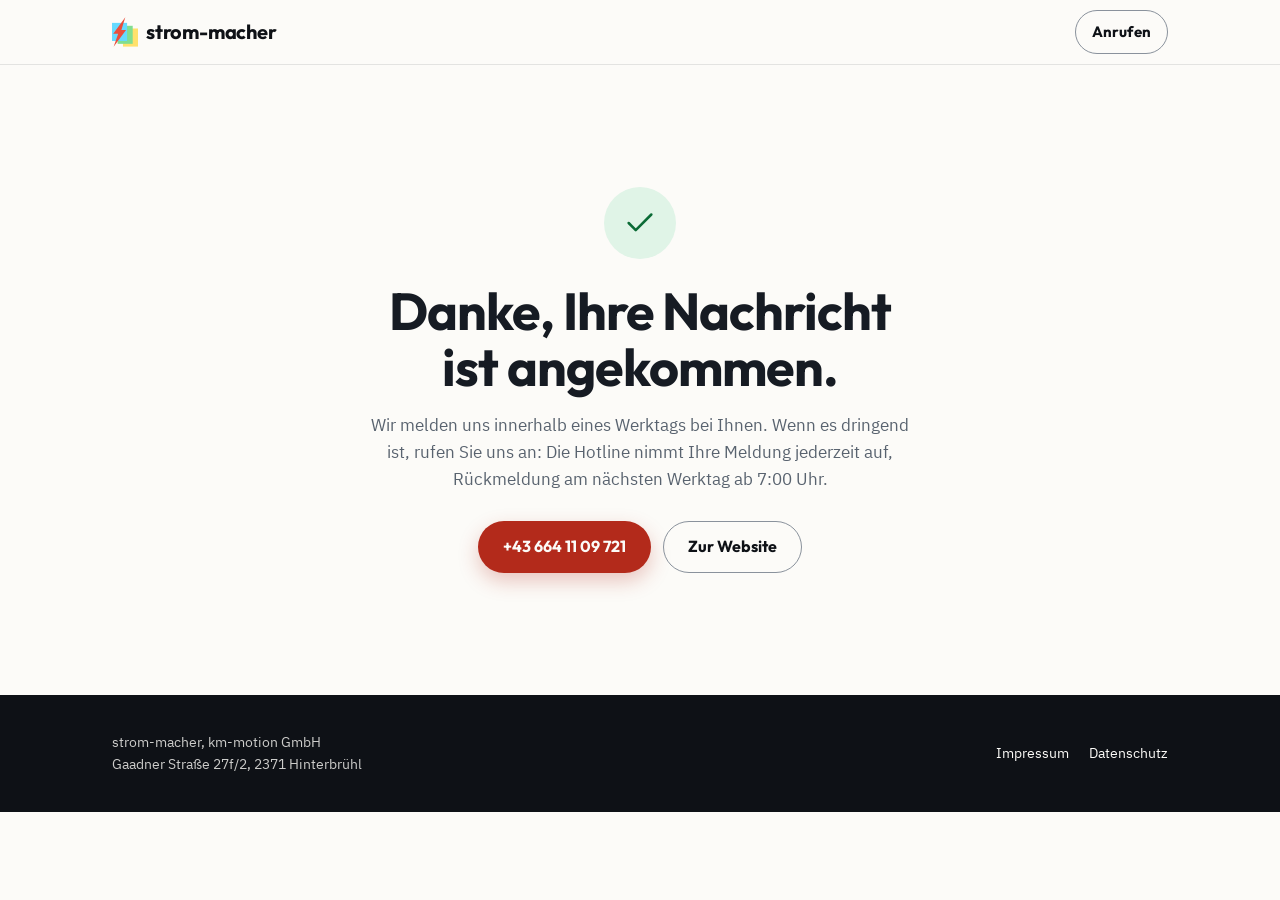
<file: aktion/elektriker/danke/index.html>
<!doctype html>
<html lang="de-AT">
<head>
<meta charset="utf-8">
<meta name="viewport" content="width=device-width, initial-scale=1">
<title>Danke für Ihre Nachricht | strom-macher</title>
<meta name="description" content="Ihre Nachricht ist bei uns angekommen. Wir melden uns innerhalb eines Werktags.">
<meta name="robots" content="noindex, nofollow">
<meta name="theme-color" content="#0E1116">
<link rel="icon" type="image/svg+xml" href="../../assets/logo-mark.svg">
<link rel="stylesheet" href="../../assets/lp.css?v=20261117">
<!-- Conversion-Ziel für Meta: Aufruf dieser Seite (/aktion/elektriker/danke/) als Lead werten. -->
</head>
<body>

<header class="header">
  <div class="wrap">
    <a class="brand" href="https://www.strom-macher.at" aria-label="strom-macher Startseite">
      <img src="../../assets/logo-mark.svg" alt="" width="26" height="30">
      <b>strom-macher</b>
    </a>
    <div class="header-cta">
      <a class="btn btn-secondary btn-sm" href="tel:+436641109721">Anrufen</a>
    </div>
  </div>
</header>

<main id="main">
  <section class="thanks">
    <div class="wrap">
      <div class="check" aria-hidden="true">
        <svg viewBox="0 0 24 24" width="34" height="34" fill="none" stroke="currentColor" stroke-width="1.8" stroke-linecap="round" stroke-linejoin="round"><path d="M20 6 9 17l-5-5"/></svg>
      </div>
      <h1>Danke, Ihre Nachricht<br>ist angekommen.</h1>
      <p>Wir melden uns innerhalb eines Werktags bei Ihnen. Wenn es dringend ist, rufen Sie uns an: Die Hotline nimmt Ihre Meldung jederzeit auf, Rückmeldung am nächsten Werktag ab 7:00 Uhr.</p>

      <div class="hero-ctas">
        <a class="btn btn-primary" href="tel:+436641109721">+43 664 11 09 721</a>
        <a class="btn btn-secondary" href="https://www.strom-macher.at">Zur Website</a>
      </div>
    </div>
  </section>
</main>

<footer class="footer">
  <div class="wrap">
    <address>strom-macher, km-motion GmbH<br>Gaadner Straße 27f/2, 2371 Hinterbrühl</address>
    <nav aria-label="Rechtliches">
      <a href="https://www.strom-macher.at/impressum.html">Impressum</a>
      <a href="https://www.strom-macher.at/datenschutz.html">Datenschutz</a>
    </nav>
  </div>
</footer>

</body>
</html>
</file>
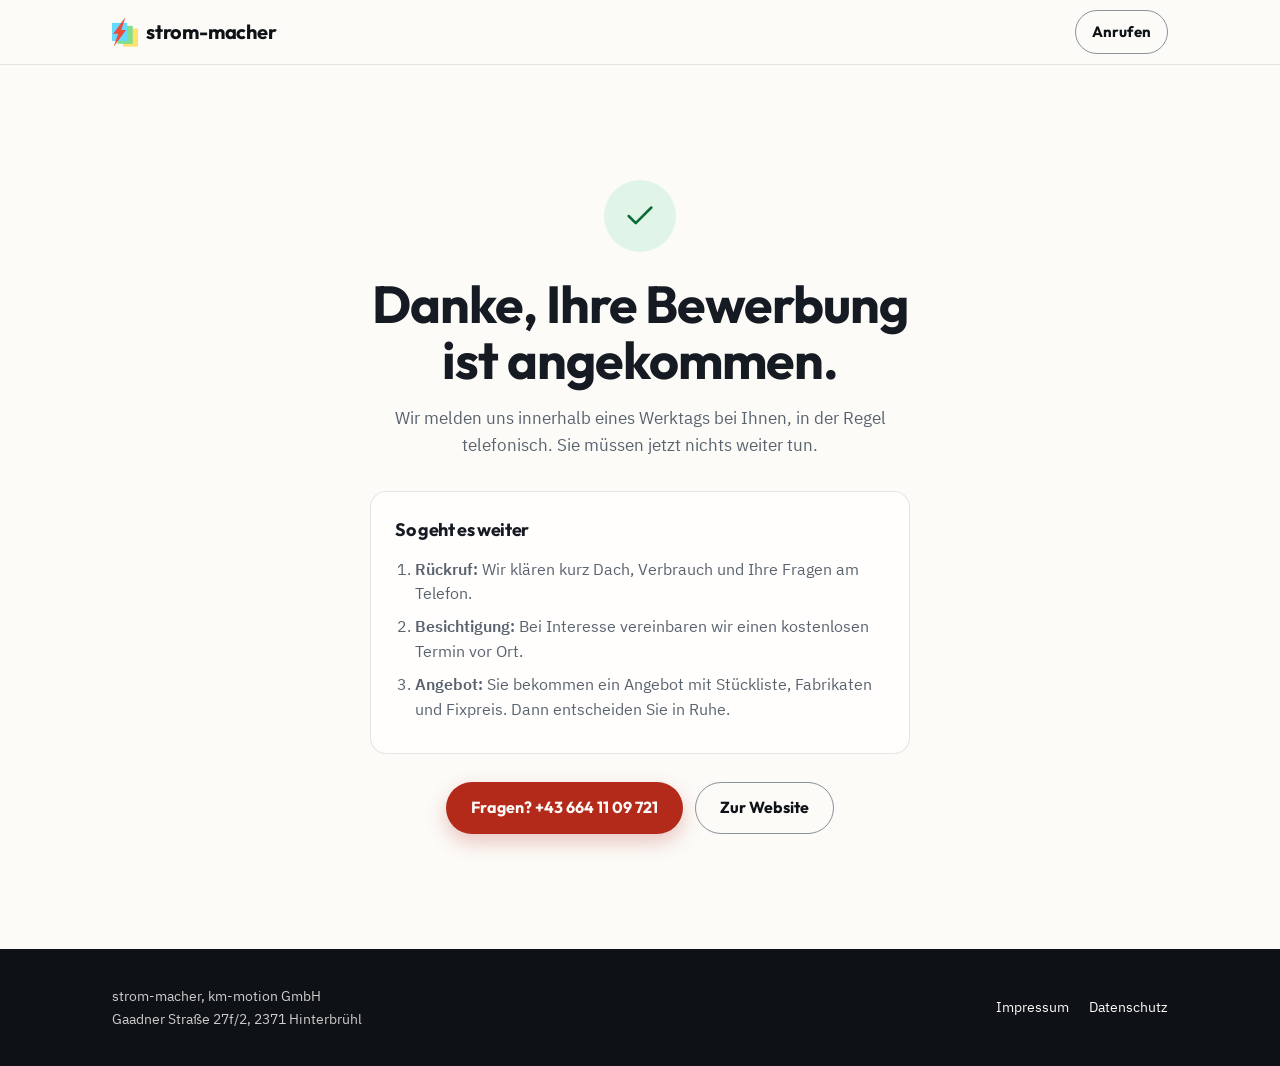
<file: aktion/referenz/danke/index.html>
<!doctype html>
<html lang="de-AT">
<head>
<meta charset="utf-8">
<meta name="viewport" content="width=device-width, initial-scale=1">
<title>Danke für Ihre Bewerbung | strom-macher</title>
<meta name="description" content="Ihre Bewerbung für die Referenzanlagen-Aktion ist bei uns angekommen. Wir melden uns innerhalb eines Werktags.">
<meta name="robots" content="noindex, nofollow">
<meta name="theme-color" content="#0E1116">
<link rel="icon" type="image/svg+xml" href="../../assets/logo-mark.svg">
<link rel="stylesheet" href="../../assets/lp.css?v=20261117">
<!-- Conversion-Ziel für Meta: Aufruf dieser Seite (/aktion/referenz/danke/) als Lead werten. -->
</head>
<body>

<header class="header">
  <div class="wrap">
    <a class="brand" href="https://www.strom-macher.at" aria-label="strom-macher Startseite">
      <img src="../../assets/logo-mark.svg" alt="" width="26" height="30">
      <b>strom-macher</b>
    </a>
    <div class="header-cta">
      <a class="btn btn-secondary btn-sm" href="tel:+436641109721">Anrufen</a>
    </div>
  </div>
</header>

<main id="main">
  <section class="thanks">
    <div class="wrap">
      <div class="check" aria-hidden="true">
        <svg viewBox="0 0 24 24" width="34" height="34" fill="none" stroke="currentColor" stroke-width="1.8" stroke-linecap="round" stroke-linejoin="round"><path d="M20 6 9 17l-5-5"/></svg>
      </div>
      <h1>Danke, Ihre Bewerbung<br>ist angekommen.</h1>
      <p>Wir melden uns innerhalb eines Werktags bei Ihnen, in der Regel telefonisch. Sie müssen jetzt nichts weiter tun.</p>

      <div class="next">
        <h2>So geht es weiter</h2>
        <ol>
          <li><b>Rückruf:</b> Wir klären kurz Dach, Verbrauch und Ihre Fragen am Telefon.</li>
          <li><b>Besichtigung:</b> Bei Interesse vereinbaren wir einen kostenlosen Termin vor Ort.</li>
          <li><b>Angebot:</b> Sie bekommen ein Angebot mit Stückliste, Fabrikaten und Fixpreis. Dann entscheiden Sie in Ruhe.</li>
        </ol>
      </div>

      <div class="hero-ctas">
        <a class="btn btn-primary" href="tel:+436641109721">Fragen? +43 664 11 09 721</a>
        <a class="btn btn-secondary" href="https://www.strom-macher.at">Zur Website</a>
      </div>
    </div>
  </section>
</main>

<footer class="footer">
  <div class="wrap">
    <address>strom-macher, km-motion GmbH<br>Gaadner Straße 27f/2, 2371 Hinterbrühl</address>
    <nav aria-label="Rechtliches">
      <a href="https://www.strom-macher.at/impressum.html">Impressum</a>
      <a href="https://www.strom-macher.at/datenschutz.html">Datenschutz</a>
    </nav>
  </div>
</footer>

</body>
</html>
</file>
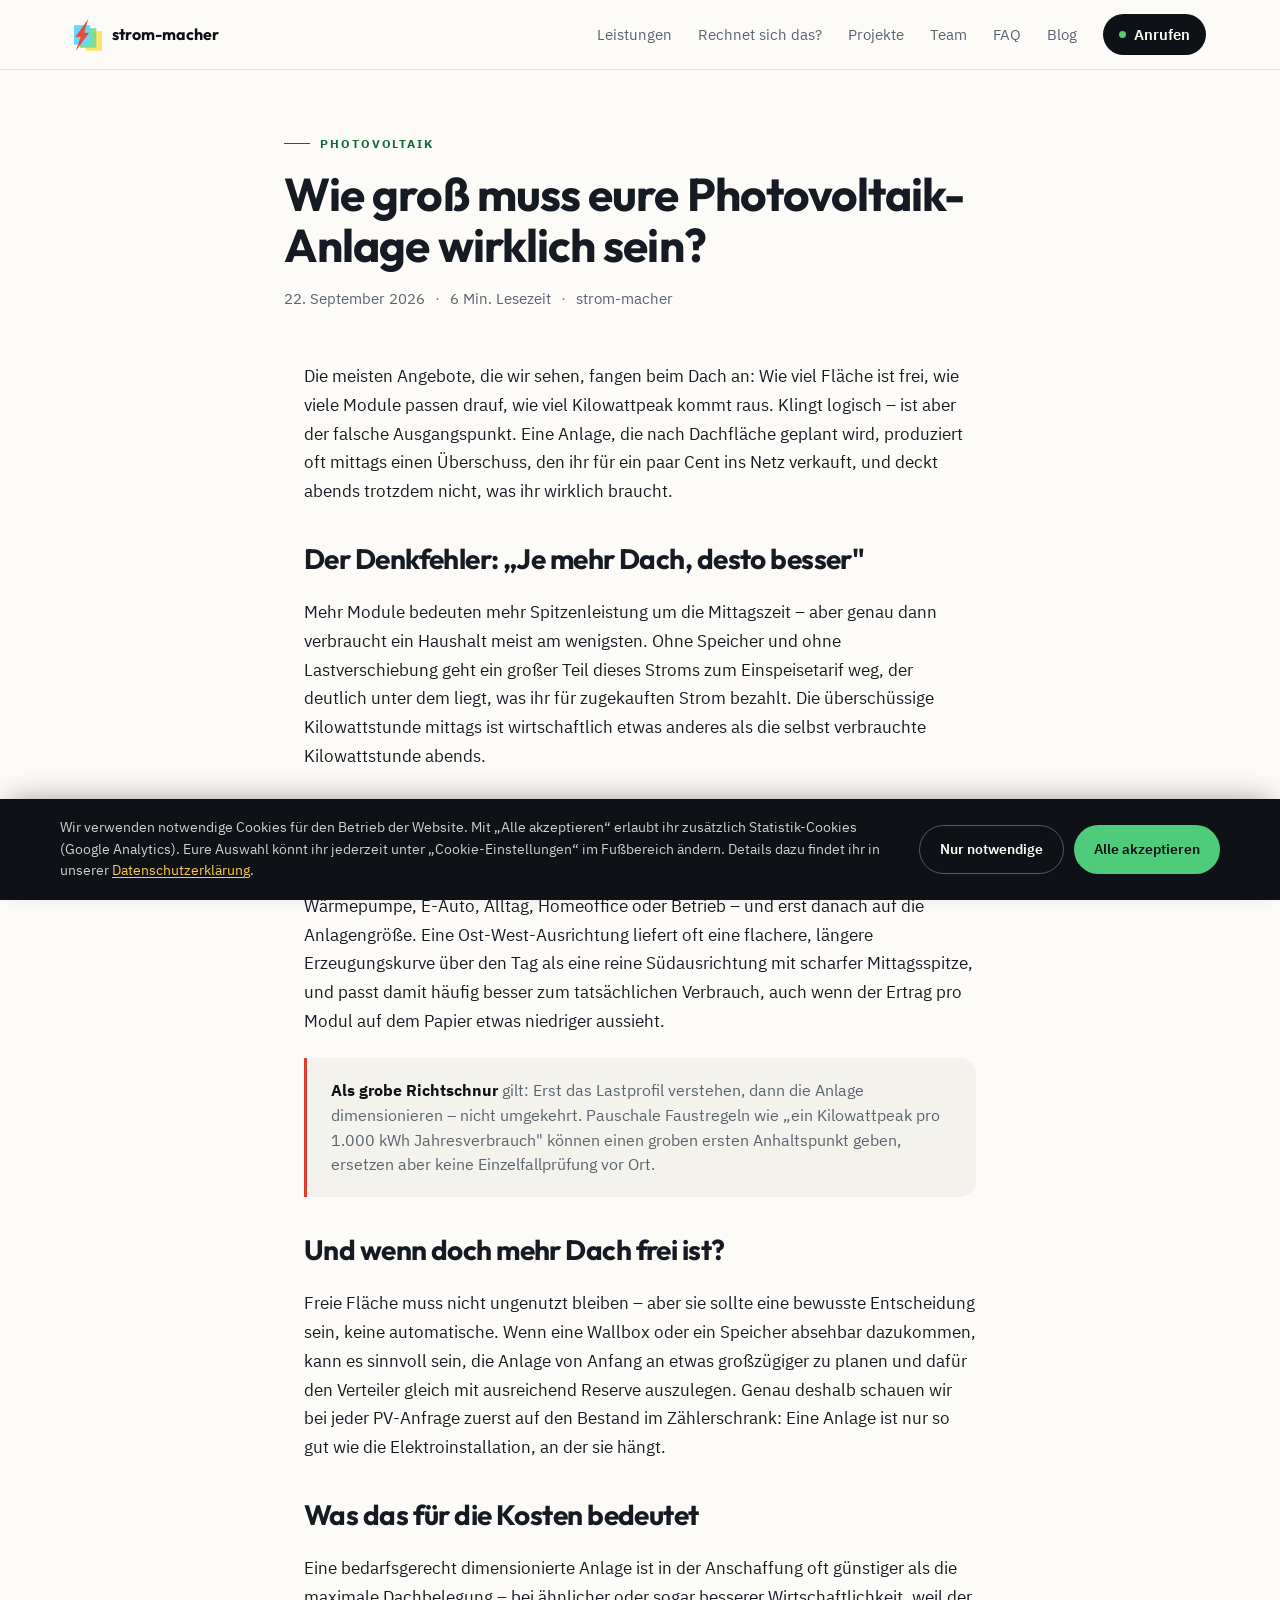
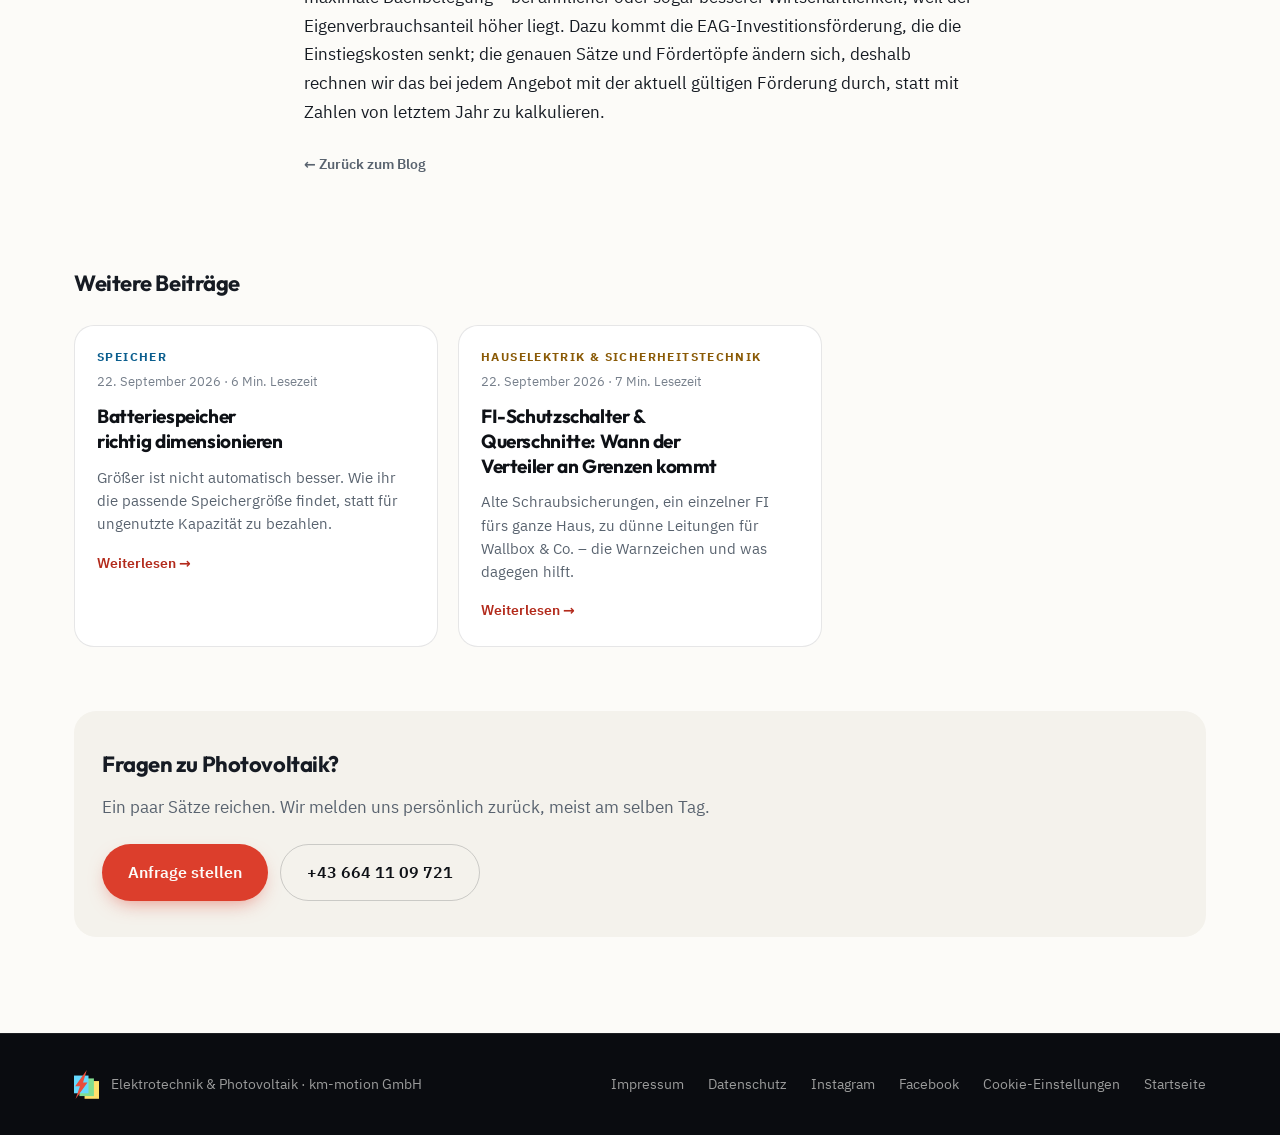
<file: blog-photovoltaik-dimensionierung.html>
<!doctype html>
<html lang="de">
<head>
<!-- Google tag (gtag.js) -->
<script async src="https://www.googletagmanager.com/gtag/js?id=G-6E629WEGM2"></script>
<script>
  window.dataLayer = window.dataLayer || [];
  function gtag(){dataLayer.push(arguments);}
  gtag('js', new Date());
  (function(){
    var granted = false;
    try { granted = localStorage.getItem('sm_cookie_consent') === 'accepted'; } catch(e){}
    gtag('consent', 'default', {
      'ad_storage': granted ? 'granted' : 'denied',
      'ad_user_data': granted ? 'granted' : 'denied',
      'ad_personalization': granted ? 'granted' : 'denied',
      'analytics_storage': granted ? 'granted' : 'denied',
      'wait_for_update': 500
    });
  })();
  gtag('config', 'G-6E629WEGM2');
</script>
<meta charset="utf-8" />
<meta name="viewport" content="width=device-width, initial-scale=1" />
<title>Wie groß muss eure Photovoltaik-Anlage wirklich sein? | strom-macher</title>
<meta name="description" content="Warum sich eine Anlage nach eurem Verbrauch richten sollte, nicht nach der Dachfläche – und was das für Größe, Kosten und Förderung bedeutet." />
<link rel="canonical" href="https://www.strom-macher.at/blog-photovoltaik-dimensionierung.html" />
<meta name="theme-color" content="#0E1116" />

<meta property="og:type" content="article" />
<meta property="og:site_name" content="strom-macher" />
<meta property="og:url" content="https://www.strom-macher.at/blog-photovoltaik-dimensionierung.html" />
<meta property="og:title" content="Wie groß muss eure Photovoltaik-Anlage wirklich sein? | strom-macher" />
<meta property="og:description" content="Warum sich eine Anlage nach eurem Verbrauch richten sollte, nicht nach der Dachfläche – und was das für Größe, Kosten und Förderung bedeutet." />
<meta property="og:image" content="https://www.strom-macher.at/assets/haus-pv-referenz.jpg" />
<meta property="og:locale" content="de_AT" />
<meta name="twitter:card" content="summary_large_image" />

<link rel="icon" href="favicon.ico" sizes="any" />
<link rel="icon" type="image/png" sizes="32x32" href="assets/favicon-32.png" />
<link rel="icon" type="image/png" sizes="16x16" href="assets/favicon-16.png" />
<link rel="apple-touch-icon" sizes="180x180" href="assets/favicon-180.png" />
<link rel="stylesheet" href="styles.css" />
<script type="application/ld+json">
{
  "@context": "https://schema.org",
  "@type": "BlogPosting",
  "mainEntityOfPage": { "@type": "WebPage", "@id": "https://www.strom-macher.at/blog-photovoltaik-dimensionierung.html" },
  "headline": "Wie groß muss eure Photovoltaik-Anlage wirklich sein?",
  "description": "Warum sich eine Anlage nach eurem Verbrauch richten sollte, nicht nach der Dachfläche – und was das für Größe, Kosten und Förderung bedeutet.",
  "datePublished": "2026-09-22",
  "dateModified": "2026-09-22",
  "inLanguage": "de-AT",
  "author": { "@type": "Organization", "name": "strom-macher", "url": "https://www.strom-macher.at/" },
  "publisher": {
    "@type": "Organization",
    "name": "strom-macher",
    "logo": { "@type": "ImageObject", "url": "https://www.strom-macher.at/assets/logo-transparent.png" }
  }
}
</script>

</head>
<body>
<a class="sr-only" href="#main">Zum Inhalt springen</a>
<header class="site-header" id="top">
  <nav class="nav" aria-label="Hauptnavigation">
    <a class="brand" href="index.html" aria-label="strom-macher Startseite">
      <img class="brand-mark" src="assets/logo-mark.svg" alt="" width="28" height="32" />
      <span>strom-macher</span>
    </a>
    <button class="nav-toggle" type="button" aria-expanded="false" aria-controls="nav-menu" aria-label="Menü öffnen"><span></span><span></span><span></span></button>
    <div class="nav-menu" id="nav-menu">
      <a href="index.html#leistungen">Leistungen</a>
      <a href="index.html#rechner">Rechnet sich das?</a>
      <a href="index.html#projekte">Projekte</a>
      <a href="index.html#team">Team</a>
      <a href="faq.html">FAQ</a>
      <a href="blog.html" aria-current="page">Blog</a>
      <a class="call" href="tel:+436641109721"><span class="dot"></span>Anrufen</a>
    </div>
  </nav>
</header>

<main id="main">

  <article>
    <div class="wrap post-head">
      <p class="post-eyebrow kicker-green">Photovoltaik</p>
      <h1>Wie groß muss eure Photovoltaik-Anlage wirklich sein?</h1>
      <div class="post-meta">
        <span>22. September 2026</span>
        <span>6 Min. Lesezeit</span>
        <span>strom-macher</span>
      </div>
    </div>

    <div class="wrap post-body">
      <p>Die meisten Angebote, die wir sehen, fangen beim Dach an: Wie viel Fläche ist frei, wie viele Module passen drauf, wie viel Kilowattpeak kommt raus. Klingt logisch – ist aber der falsche Ausgangspunkt. Eine Anlage, die nach Dachfläche geplant wird, produziert oft mittags einen Überschuss, den ihr für ein paar Cent ins Netz verkauft, und deckt abends trotzdem nicht, was ihr wirklich braucht.</p>

      <h2>Der Denkfehler: „Je mehr Dach, desto besser"</h2>
      <p>Mehr Module bedeuten mehr Spitzenleistung um die Mittagszeit – aber genau dann verbraucht ein Haushalt meist am wenigsten. Ohne Speicher und ohne Lastverschiebung geht ein großer Teil dieses Stroms zum Einspeisetarif weg, der deutlich unter dem liegt, was ihr für zugekauften Strom bezahlt. Die überschüssige Kilowattstunde mittags ist wirtschaftlich etwas anderes als die selbst verbrauchte Kilowattstunde abends.</p>

      <h2>Eigenverbrauch vor Kilowattpeak</h2>
      <p>Deshalb drehen wir die Planung um: Zuerst schauen wir auf euer Lastprofil – Wärmepumpe, E-Auto, Alltag, Homeoffice oder Betrieb – und erst danach auf die Anlagengröße. Eine Ost-West-Ausrichtung liefert oft eine flachere, längere Erzeugungskurve über den Tag als eine reine Südausrichtung mit scharfer Mittagsspitze, und passt damit häufig besser zum tatsächlichen Verbrauch, auch wenn der Ertrag pro Modul auf dem Papier etwas niedriger aussieht.</p>

      <div class="callout"><b>Als grobe Richtschnur</b> gilt: Erst das Lastprofil verstehen, dann die Anlage dimensionieren – nicht umgekehrt. Pauschale Faustregeln wie „ein Kilowattpeak pro 1.000 kWh Jahresverbrauch" können einen groben ersten Anhaltspunkt geben, ersetzen aber keine Einzelfallprüfung vor Ort.</div>

      <h2>Und wenn doch mehr Dach frei ist?</h2>
      <p>Freie Fläche muss nicht ungenutzt bleiben – aber sie sollte eine bewusste Entscheidung sein, keine automatische. Wenn eine Wallbox oder ein Speicher absehbar dazukommen, kann es sinnvoll sein, die Anlage von Anfang an etwas großzügiger zu planen und dafür den Verteiler gleich mit ausreichend Reserve auszulegen. Genau deshalb schauen wir bei jeder PV-Anfrage zuerst auf den Bestand im Zählerschrank: Eine Anlage ist nur so gut wie die Elektroinstallation, an der sie hängt.</p>

      <h2>Was das für die Kosten bedeutet</h2>
      <p>Eine bedarfsgerecht dimensionierte Anlage ist in der Anschaffung oft günstiger als die maximale Dachbelegung – bei ähnlicher oder sogar besserer Wirtschaftlichkeit, weil der Eigenverbrauchsanteil höher liegt. Dazu kommt die EAG-Investitionsförderung, die die Einstiegskosten senkt; die genauen Sätze und Fördertöpfe ändern sich, deshalb rechnen wir das bei jedem Angebot mit der aktuell gültigen Förderung durch, statt mit Zahlen von letztem Jahr zu kalkulieren.</p>
      <p><a class="post-back" href="blog.html">← Zurück zum Blog</a></p>
    </div>
  </article>

  <section class="post-related wrap">
    <h2>Weitere Beiträge</h2>
    <div class="blog-grid">
      <a class="blog-card" href="blog-speicher-dimensionierung.html">
        <div class="blog-card-body">
          <div class="card-meta">
            <span class="card-kicker kicker-azure">Speicher</span>
            <span class="blog-meta-line">22. September 2026 · 6 Min. Lesezeit</span>
          </div>
          <h3>Batteriespeicher richtig dimensionieren</h3>
          <p>Größer ist nicht automatisch besser. Wie ihr die passende Speichergröße findet, statt für ungenutzte Kapazität zu bezahlen.</p>
          <span class="blog-readmore">Weiterlesen →</span>
        </div>
      </a>

      <a class="blog-card" href="blog-sicherheitstechnik-fi-schutzschalter.html">
        <div class="blog-card-body">
          <div class="card-meta">
            <span class="card-kicker kicker-amber">Hauselektrik &amp; Sicherheitstechnik</span>
            <span class="blog-meta-line">22. September 2026 · 7 Min. Lesezeit</span>
          </div>
          <h3>FI-Schutzschalter & Querschnitte: Wann der Verteiler an Grenzen kommt</h3>
          <p>Alte Schraubsicherungen, ein einzelner FI fürs ganze Haus, zu dünne Leitungen für Wallbox & Co. – die Warnzeichen und was dagegen hilft.</p>
          <span class="blog-readmore">Weiterlesen →</span>
        </div>
      </a>
    </div>
  </section>

  <section class="faq-cta wrap">
    <div class="faq-cta-inner">
      <h2>Fragen zu Photovoltaik?</h2>
      <p>Ein paar Sätze reichen. Wir melden uns persönlich zurück, meist am selben Tag.</p>
      <div class="faq-cta-actions">
        <a class="btn btn-primary" href="index.html#kontakt">Anfrage stellen</a>
        <a class="btn btn-ghost" href="tel:+436641109721">+43 664 11 09 721</a>
      </div>
    </div>
  </section>
</main>

<footer class="footer">
  <div class="footer-inner">
    <div class="footer-brand">
      <img class="footer-mark" src="assets/logo-mark.svg" alt="" width="25" height="28" />
      <span>Elektrotechnik &amp; Photovoltaik · km-motion GmbH</span>
    </div>
    <div class="footer-links">
      <a href="impressum.html">Impressum</a>
      <a href="datenschutz.html">Datenschutz</a>
      <a href="https://www.instagram.com/strom_macher.official/" target="_blank" rel="noopener">Instagram</a>
      <a href="https://www.facebook.com/profile.php?id=61579728248005" target="_blank" rel="noopener">Facebook</a>
      <button type="button" data-cookie-settings>Cookie-Einstellungen</button>
      <a href="index.html">Startseite</a>
    </div>
  </div>
</footer>

<script src="script.js" defer></script>
<div class="cookie-banner" id="cookie-banner" role="dialog" aria-live="polite" aria-label="Cookie-Hinweis" hidden>
  <div class="cookie-banner-inner">
    <p>Wir verwenden notwendige Cookies für den Betrieb der Website. Mit „Alle akzeptieren“ erlaubt ihr zusätzlich Statistik-Cookies (Google Analytics). Eure Auswahl könnt ihr jederzeit unter „Cookie-Einstellungen“ im Fußbereich ändern. Details dazu findet ihr in unserer <a href="datenschutz.html">Datenschutzerklärung</a>.</p>
    <div class="cookie-banner-actions">
      <button type="button" class="cookie-btn cookie-btn-decline" id="cookie-decline">Nur notwendige</button>
      <button type="button" class="cookie-btn cookie-btn-accept" id="cookie-accept">Alle akzeptieren</button>
    </div>
  </div>
</div>

<style>
.cookie-banner{position:fixed;left:0;right:0;bottom:0;z-index:60;background:var(--ink-900,#0E1116);color:var(--paper,#FCFBF8);padding:18px 20px;box-shadow:0 -8px 30px -10px rgba(0,0,0,.4)}
.cookie-banner[hidden]{display:none}
.footer-links button[data-cookie-settings]{background:none;border:0;padding:0;font:inherit;color:inherit;cursor:pointer}
.footer-links button[data-cookie-settings]:hover{text-decoration:underline}
.cookie-banner-inner{width:min(1160px,calc(100% - 40px));margin:0 auto;display:flex;flex-wrap:wrap;align-items:center;justify-content:space-between;gap:16px}
.cookie-banner-inner p{margin:0;flex:1 1 380px;font-size:14px;line-height:1.55;color:rgba(252,251,248,.82)}
.cookie-banner-inner a{color:var(--amber-bright,#FFC94D);text-decoration:underline;text-underline-offset:2px}
.cookie-banner-actions{display:flex;gap:10px;flex-wrap:wrap}
.cookie-btn{border:none;border-radius:99px;padding:12px 20px;font-weight:600;font-size:14px;cursor:pointer;white-space:nowrap;font-family:inherit}
.cookie-btn-decline{background:transparent;border:1px solid rgba(252,251,248,.3);color:var(--paper,#FCFBF8)}
.cookie-btn-accept{background:var(--green-bright,#4FCB7C);color:var(--ink-900,#0E1116)}
@media (max-width:560px){.cookie-banner-inner{flex-direction:column;align-items:stretch}.cookie-banner-actions{justify-content:stretch}.cookie-btn{flex:1}}
</style>

<script>
(function(){
  var KEY='sm_cookie_consent';
  function setGtag(v){
    if(typeof gtag === 'function'){
      gtag('consent', 'update', {'ad_storage':v,'ad_user_data':v,'ad_personalization':v,'analytics_storage':v});
    }
  }
  try{
    var state=localStorage.getItem(KEY);
    var banner=document.getElementById('cookie-banner');
    if(!banner) return;
    if(!state){ banner.hidden=false; }
    var accept=document.getElementById('cookie-accept');
    var decline=document.getElementById('cookie-decline');
    if(accept) accept.addEventListener('click', function(){
      localStorage.setItem(KEY,'accepted');
      banner.hidden=true;
      setGtag('granted');
    });
    if(decline) decline.addEventListener('click', function(){
      var was=localStorage.getItem(KEY);
      localStorage.setItem(KEY,'declined');
      banner.hidden=true;
      setGtag('denied');
      if(was==='accepted') location.reload();
    });
    var links=document.querySelectorAll('[data-cookie-settings]');
    for(var i=0;i<links.length;i++){ links[i].addEventListener('click', function(){ banner.hidden=false; }); }
  }catch(e){}
})();
</script>
</body>
</html>
</file>
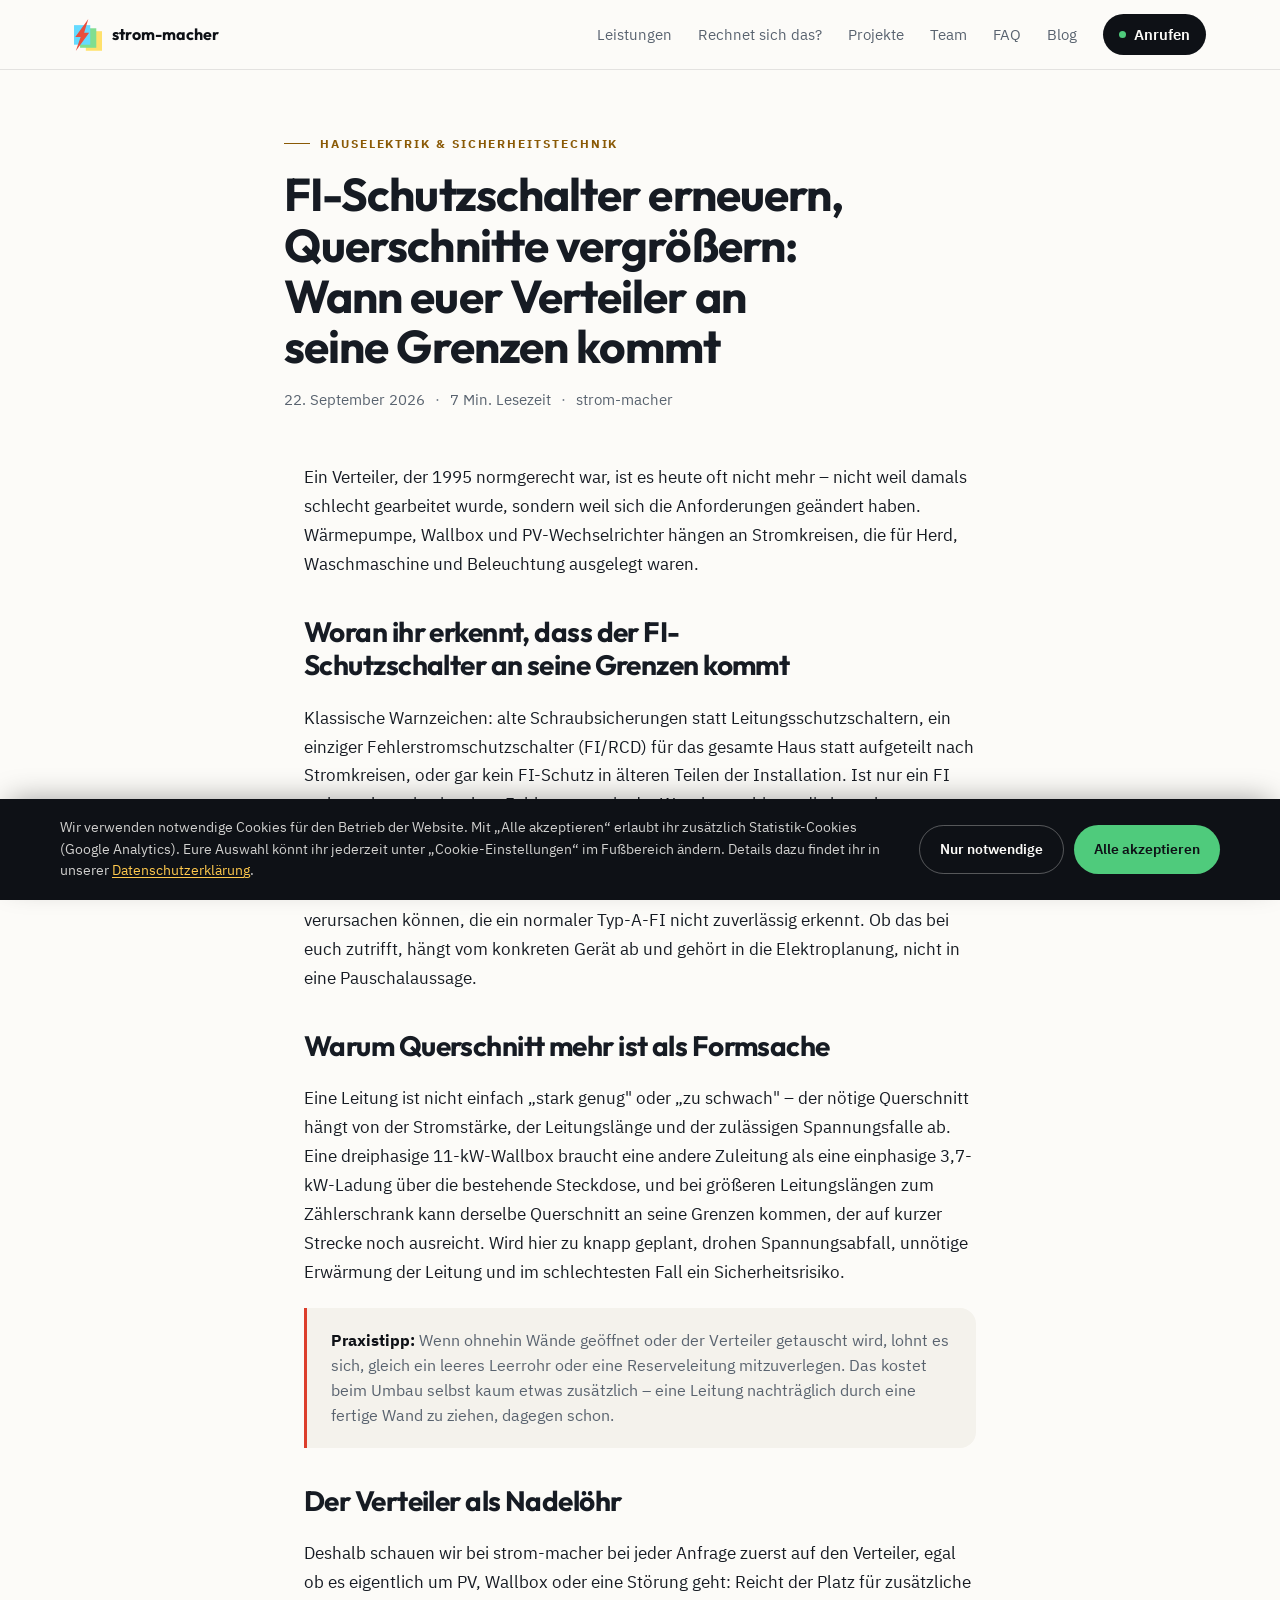
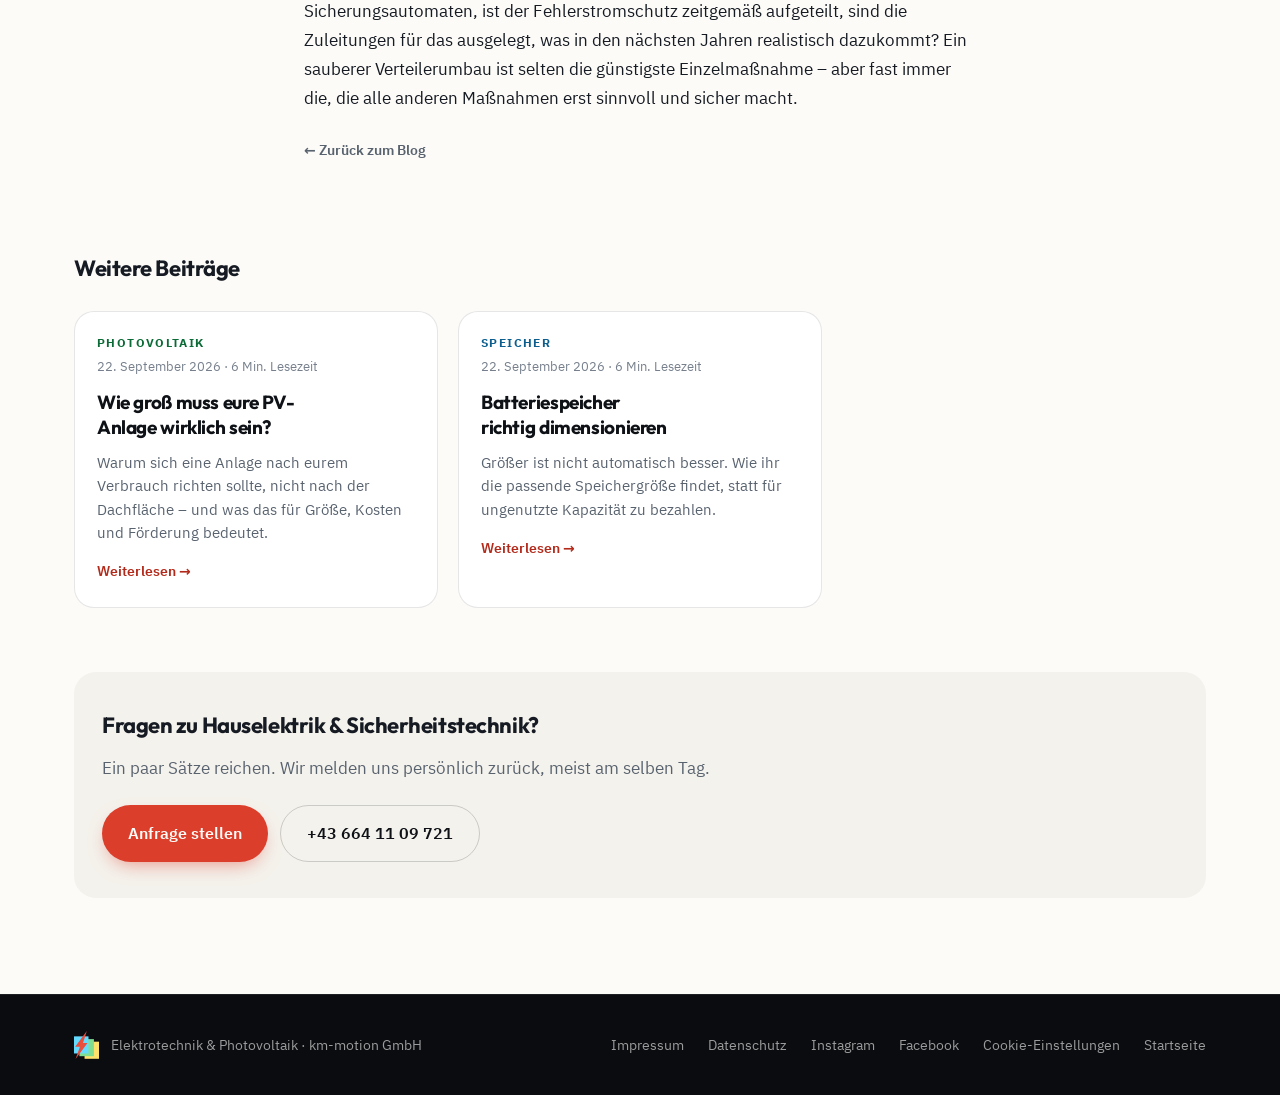
<file: blog-sicherheitstechnik-fi-schutzschalter.html>
<!doctype html>
<html lang="de">
<head>
<!-- Google tag (gtag.js) -->
<script async src="https://www.googletagmanager.com/gtag/js?id=G-6E629WEGM2"></script>
<script>
  window.dataLayer = window.dataLayer || [];
  function gtag(){dataLayer.push(arguments);}
  gtag('js', new Date());
  (function(){
    var granted = false;
    try { granted = localStorage.getItem('sm_cookie_consent') === 'accepted'; } catch(e){}
    gtag('consent', 'default', {
      'ad_storage': granted ? 'granted' : 'denied',
      'ad_user_data': granted ? 'granted' : 'denied',
      'ad_personalization': granted ? 'granted' : 'denied',
      'analytics_storage': granted ? 'granted' : 'denied',
      'wait_for_update': 500
    });
  })();
  gtag('config', 'G-6E629WEGM2');
</script>
<meta charset="utf-8" />
<meta name="viewport" content="width=device-width, initial-scale=1" />
<title>FI-Schutzschalter erneuern, Querschnitte vergrößern: Wann euer Verteiler an seine Grenzen kommt | strom-macher</title>
<meta name="description" content="Alte Schraubsicherungen, ein einzelner FI fürs ganze Haus, zu dünne Leitungen für Wallbox & Co. – die Warnzeichen und was dagegen hilft." />
<link rel="canonical" href="https://www.strom-macher.at/blog-sicherheitstechnik-fi-schutzschalter.html" />
<meta name="theme-color" content="#0E1116" />

<meta property="og:type" content="article" />
<meta property="og:site_name" content="strom-macher" />
<meta property="og:url" content="https://www.strom-macher.at/blog-sicherheitstechnik-fi-schutzschalter.html" />
<meta property="og:title" content="FI-Schutzschalter erneuern, Querschnitte vergrößern: Wann euer Verteiler an seine Grenzen kommt | strom-macher" />
<meta property="og:description" content="Alte Schraubsicherungen, ein einzelner FI fürs ganze Haus, zu dünne Leitungen für Wallbox & Co. – die Warnzeichen und was dagegen hilft." />
<meta property="og:image" content="https://www.strom-macher.at/assets/haus-pv-referenz.jpg" />
<meta property="og:locale" content="de_AT" />
<meta name="twitter:card" content="summary_large_image" />

<link rel="icon" href="favicon.ico" sizes="any" />
<link rel="icon" type="image/png" sizes="32x32" href="assets/favicon-32.png" />
<link rel="icon" type="image/png" sizes="16x16" href="assets/favicon-16.png" />
<link rel="apple-touch-icon" sizes="180x180" href="assets/favicon-180.png" />
<link rel="stylesheet" href="styles.css" />
<script type="application/ld+json">
{
  "@context": "https://schema.org",
  "@type": "BlogPosting",
  "mainEntityOfPage": { "@type": "WebPage", "@id": "https://www.strom-macher.at/blog-sicherheitstechnik-fi-schutzschalter.html" },
  "headline": "FI-Schutzschalter erneuern, Querschnitte vergrößern: Wann euer Verteiler an seine Grenzen kommt",
  "description": "Alte Schraubsicherungen, ein einzelner FI fürs ganze Haus, zu dünne Leitungen für Wallbox & Co. – die Warnzeichen und was dagegen hilft.",
  "datePublished": "2026-09-22",
  "dateModified": "2026-09-22",
  "inLanguage": "de-AT",
  "author": { "@type": "Organization", "name": "strom-macher", "url": "https://www.strom-macher.at/" },
  "publisher": {
    "@type": "Organization",
    "name": "strom-macher",
    "logo": { "@type": "ImageObject", "url": "https://www.strom-macher.at/assets/logo-transparent.png" }
  }
}
</script>

</head>
<body>
<a class="sr-only" href="#main">Zum Inhalt springen</a>
<header class="site-header" id="top">
  <nav class="nav" aria-label="Hauptnavigation">
    <a class="brand" href="index.html" aria-label="strom-macher Startseite">
      <img class="brand-mark" src="assets/logo-mark.svg" alt="" width="28" height="32" />
      <span>strom-macher</span>
    </a>
    <button class="nav-toggle" type="button" aria-expanded="false" aria-controls="nav-menu" aria-label="Menü öffnen"><span></span><span></span><span></span></button>
    <div class="nav-menu" id="nav-menu">
      <a href="index.html#leistungen">Leistungen</a>
      <a href="index.html#rechner">Rechnet sich das?</a>
      <a href="index.html#projekte">Projekte</a>
      <a href="index.html#team">Team</a>
      <a href="faq.html">FAQ</a>
      <a href="blog.html" aria-current="page">Blog</a>
      <a class="call" href="tel:+436641109721"><span class="dot"></span>Anrufen</a>
    </div>
  </nav>
</header>

<main id="main">

  <article>
    <div class="wrap post-head">
      <p class="post-eyebrow kicker-amber">Hauselektrik &amp; Sicherheitstechnik</p>
      <h1>FI-Schutzschalter erneuern, Querschnitte vergrößern: Wann euer Verteiler an seine Grenzen kommt</h1>
      <div class="post-meta">
        <span>22. September 2026</span>
        <span>7 Min. Lesezeit</span>
        <span>strom-macher</span>
      </div>
    </div>

    <div class="wrap post-body">
      <p>Ein Verteiler, der 1995 normgerecht war, ist es heute oft nicht mehr – nicht weil damals schlecht gearbeitet wurde, sondern weil sich die Anforderungen geändert haben. Wärmepumpe, Wallbox und PV-Wechselrichter hängen an Stromkreisen, die für Herd, Waschmaschine und Beleuchtung ausgelegt waren.</p>

      <h2>Woran ihr erkennt, dass der FI-Schutzschalter an seine Grenzen kommt</h2>
      <p>Klassische Warnzeichen: alte Schraubsicherungen statt Leitungsschutzschaltern, ein einziger Fehlerstromschutzschalter (FI/RCD) für das gesamte Haus statt aufgeteilt nach Stromkreisen, oder gar kein FI-Schutz in älteren Teilen der Installation. Ist nur ein FI verbaut, legt ein einzelner Fehler – etwa in der Waschmaschine – die komplette Wohnung lahm, inklusive Kühlschrank und Homeoffice. Zusätzlich kann bei bestimmten PV-Wechselrichtern und Wallboxen ein FI-Schutzschalter vom Typ B vorgeschrieben sein, weil diese Geräte im Fehlerfall glatte Gleichfehlerströme verursachen können, die ein normaler Typ-A-FI nicht zuverlässig erkennt. Ob das bei euch zutrifft, hängt vom konkreten Gerät ab und gehört in die Elektroplanung, nicht in eine Pauschalaussage.</p>

      <h2>Warum Querschnitt mehr ist als Formsache</h2>
      <p>Eine Leitung ist nicht einfach „stark genug" oder „zu schwach" – der nötige Querschnitt hängt von der Stromstärke, der Leitungslänge und der zulässigen Spannungsfalle ab. Eine dreiphasige 11-kW-Wallbox braucht eine andere Zuleitung als eine einphasige 3,7-kW-Ladung über die bestehende Steckdose, und bei größeren Leitungslängen zum Zählerschrank kann derselbe Querschnitt an seine Grenzen kommen, der auf kurzer Strecke noch ausreicht. Wird hier zu knapp geplant, drohen Spannungsabfall, unnötige Erwärmung der Leitung und im schlechtesten Fall ein Sicherheitsrisiko.</p>

      <div class="callout"><b>Praxistipp:</b> Wenn ohnehin Wände geöffnet oder der Verteiler getauscht wird, lohnt es sich, gleich ein leeres Leerrohr oder eine Reserveleitung mitzuverlegen. Das kostet beim Umbau selbst kaum etwas zusätzlich – eine Leitung nachträglich durch eine fertige Wand zu ziehen, dagegen schon.</div>

      <h2>Der Verteiler als Nadelöhr</h2>
      <p>Deshalb schauen wir bei strom-macher bei jeder Anfrage zuerst auf den Verteiler, egal ob es eigentlich um PV, Wallbox oder eine Störung geht: Reicht der Platz für zusätzliche Sicherungsautomaten, ist der Fehlerstromschutz zeitgemäß aufgeteilt, sind die Zuleitungen für das ausgelegt, was in den nächsten Jahren realistisch dazukommt? Ein sauberer Verteilerumbau ist selten die günstigste Einzelmaßnahme – aber fast immer die, die alle anderen Maßnahmen erst sinnvoll und sicher macht.</p>
      <p><a class="post-back" href="blog.html">← Zurück zum Blog</a></p>
    </div>
  </article>

  <section class="post-related wrap">
    <h2>Weitere Beiträge</h2>
    <div class="blog-grid">
      <a class="blog-card" href="blog-photovoltaik-dimensionierung.html">
        <div class="blog-card-body">
          <div class="card-meta">
            <span class="card-kicker kicker-green">Photovoltaik</span>
            <span class="blog-meta-line">22. September 2026 · 6 Min. Lesezeit</span>
          </div>
          <h3>Wie groß muss eure PV-Anlage wirklich sein?</h3>
          <p>Warum sich eine Anlage nach eurem Verbrauch richten sollte, nicht nach der Dachfläche – und was das für Größe, Kosten und Förderung bedeutet.</p>
          <span class="blog-readmore">Weiterlesen →</span>
        </div>
      </a>

      <a class="blog-card" href="blog-speicher-dimensionierung.html">
        <div class="blog-card-body">
          <div class="card-meta">
            <span class="card-kicker kicker-azure">Speicher</span>
            <span class="blog-meta-line">22. September 2026 · 6 Min. Lesezeit</span>
          </div>
          <h3>Batteriespeicher richtig dimensionieren</h3>
          <p>Größer ist nicht automatisch besser. Wie ihr die passende Speichergröße findet, statt für ungenutzte Kapazität zu bezahlen.</p>
          <span class="blog-readmore">Weiterlesen →</span>
        </div>
      </a>
    </div>
  </section>

  <section class="faq-cta wrap">
    <div class="faq-cta-inner">
      <h2>Fragen zu Hauselektrik &amp; Sicherheitstechnik?</h2>
      <p>Ein paar Sätze reichen. Wir melden uns persönlich zurück, meist am selben Tag.</p>
      <div class="faq-cta-actions">
        <a class="btn btn-primary" href="index.html#kontakt">Anfrage stellen</a>
        <a class="btn btn-ghost" href="tel:+436641109721">+43 664 11 09 721</a>
      </div>
    </div>
  </section>
</main>

<footer class="footer">
  <div class="footer-inner">
    <div class="footer-brand">
      <img class="footer-mark" src="assets/logo-mark.svg" alt="" width="25" height="28" />
      <span>Elektrotechnik &amp; Photovoltaik · km-motion GmbH</span>
    </div>
    <div class="footer-links">
      <a href="impressum.html">Impressum</a>
      <a href="datenschutz.html">Datenschutz</a>
      <a href="https://www.instagram.com/strom_macher.official/" target="_blank" rel="noopener">Instagram</a>
      <a href="https://www.facebook.com/profile.php?id=61579728248005" target="_blank" rel="noopener">Facebook</a>
      <button type="button" data-cookie-settings>Cookie-Einstellungen</button>
      <a href="index.html">Startseite</a>
    </div>
  </div>
</footer>

<script src="script.js" defer></script>
<div class="cookie-banner" id="cookie-banner" role="dialog" aria-live="polite" aria-label="Cookie-Hinweis" hidden>
  <div class="cookie-banner-inner">
    <p>Wir verwenden notwendige Cookies für den Betrieb der Website. Mit „Alle akzeptieren“ erlaubt ihr zusätzlich Statistik-Cookies (Google Analytics). Eure Auswahl könnt ihr jederzeit unter „Cookie-Einstellungen“ im Fußbereich ändern. Details dazu findet ihr in unserer <a href="datenschutz.html">Datenschutzerklärung</a>.</p>
    <div class="cookie-banner-actions">
      <button type="button" class="cookie-btn cookie-btn-decline" id="cookie-decline">Nur notwendige</button>
      <button type="button" class="cookie-btn cookie-btn-accept" id="cookie-accept">Alle akzeptieren</button>
    </div>
  </div>
</div>

<style>
.cookie-banner{position:fixed;left:0;right:0;bottom:0;z-index:60;background:var(--ink-900,#0E1116);color:var(--paper,#FCFBF8);padding:18px 20px;box-shadow:0 -8px 30px -10px rgba(0,0,0,.4)}
.cookie-banner[hidden]{display:none}
.footer-links button[data-cookie-settings]{background:none;border:0;padding:0;font:inherit;color:inherit;cursor:pointer}
.footer-links button[data-cookie-settings]:hover{text-decoration:underline}
.cookie-banner-inner{width:min(1160px,calc(100% - 40px));margin:0 auto;display:flex;flex-wrap:wrap;align-items:center;justify-content:space-between;gap:16px}
.cookie-banner-inner p{margin:0;flex:1 1 380px;font-size:14px;line-height:1.55;color:rgba(252,251,248,.82)}
.cookie-banner-inner a{color:var(--amber-bright,#FFC94D);text-decoration:underline;text-underline-offset:2px}
.cookie-banner-actions{display:flex;gap:10px;flex-wrap:wrap}
.cookie-btn{border:none;border-radius:99px;padding:12px 20px;font-weight:600;font-size:14px;cursor:pointer;white-space:nowrap;font-family:inherit}
.cookie-btn-decline{background:transparent;border:1px solid rgba(252,251,248,.3);color:var(--paper,#FCFBF8)}
.cookie-btn-accept{background:var(--green-bright,#4FCB7C);color:var(--ink-900,#0E1116)}
@media (max-width:560px){.cookie-banner-inner{flex-direction:column;align-items:stretch}.cookie-banner-actions{justify-content:stretch}.cookie-btn{flex:1}}
</style>

<script>
(function(){
  var KEY='sm_cookie_consent';
  function setGtag(v){
    if(typeof gtag === 'function'){
      gtag('consent', 'update', {'ad_storage':v,'ad_user_data':v,'ad_personalization':v,'analytics_storage':v});
    }
  }
  try{
    var state=localStorage.getItem(KEY);
    var banner=document.getElementById('cookie-banner');
    if(!banner) return;
    if(!state){ banner.hidden=false; }
    var accept=document.getElementById('cookie-accept');
    var decline=document.getElementById('cookie-decline');
    if(accept) accept.addEventListener('click', function(){
      localStorage.setItem(KEY,'accepted');
      banner.hidden=true;
      setGtag('granted');
    });
    if(decline) decline.addEventListener('click', function(){
      var was=localStorage.getItem(KEY);
      localStorage.setItem(KEY,'declined');
      banner.hidden=true;
      setGtag('denied');
      if(was==='accepted') location.reload();
    });
    var links=document.querySelectorAll('[data-cookie-settings]');
    for(var i=0;i<links.length;i++){ links[i].addEventListener('click', function(){ banner.hidden=false; }); }
  }catch(e){}
})();
</script>
</body>
</html>
</file>
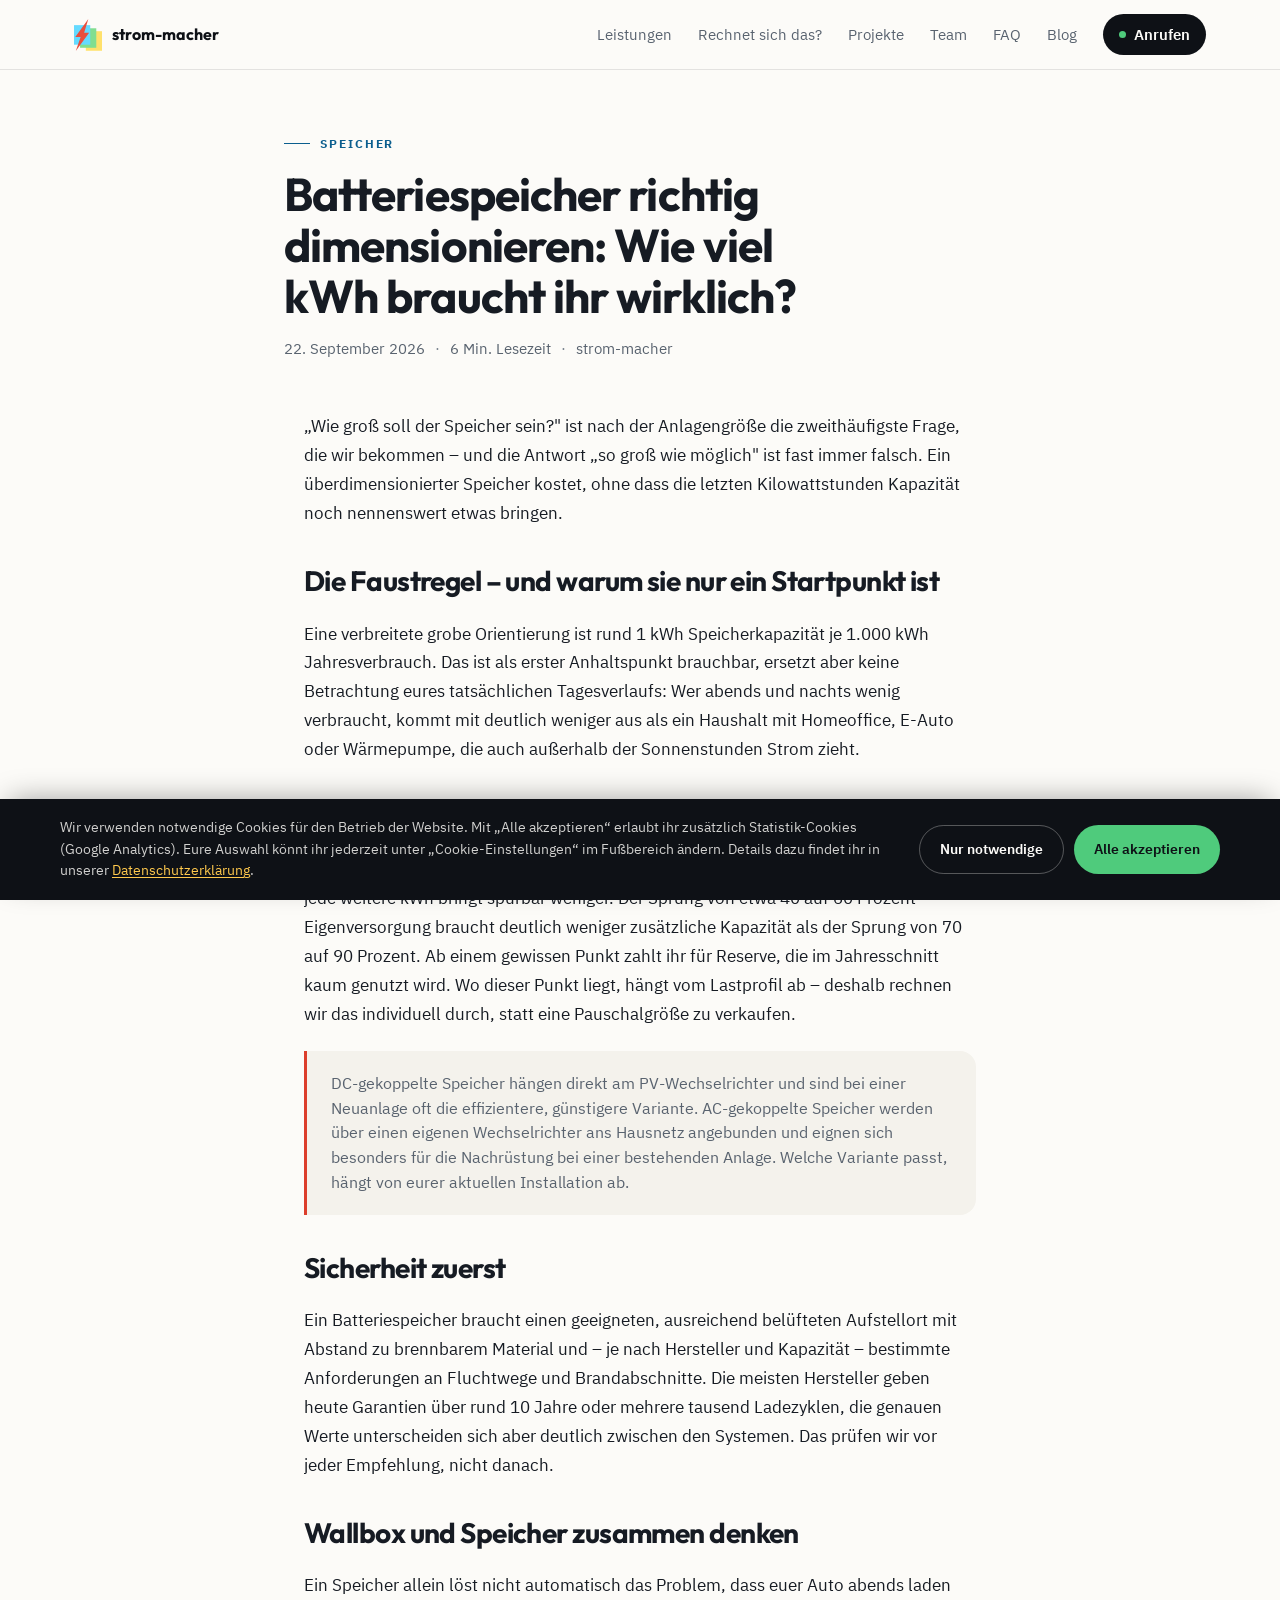
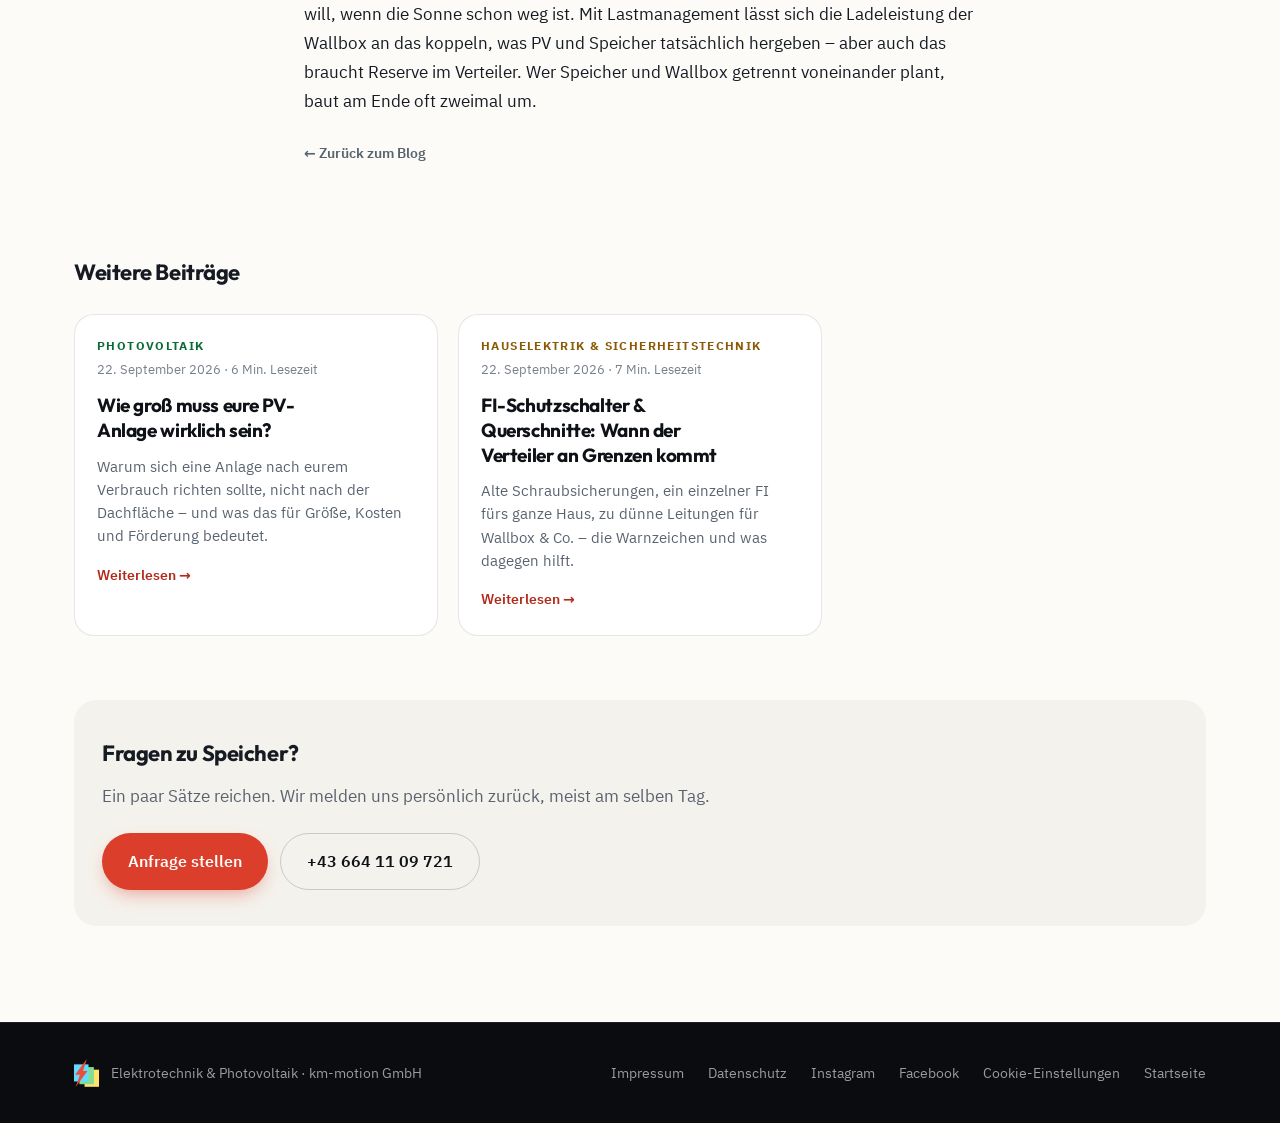
<file: blog-speicher-dimensionierung.html>
<!doctype html>
<html lang="de">
<head>
<!-- Google tag (gtag.js) -->
<script async src="https://www.googletagmanager.com/gtag/js?id=G-6E629WEGM2"></script>
<script>
  window.dataLayer = window.dataLayer || [];
  function gtag(){dataLayer.push(arguments);}
  gtag('js', new Date());
  (function(){
    var granted = false;
    try { granted = localStorage.getItem('sm_cookie_consent') === 'accepted'; } catch(e){}
    gtag('consent', 'default', {
      'ad_storage': granted ? 'granted' : 'denied',
      'ad_user_data': granted ? 'granted' : 'denied',
      'ad_personalization': granted ? 'granted' : 'denied',
      'analytics_storage': granted ? 'granted' : 'denied',
      'wait_for_update': 500
    });
  })();
  gtag('config', 'G-6E629WEGM2');
</script>
<meta charset="utf-8" />
<meta name="viewport" content="width=device-width, initial-scale=1" />
<title>Batteriespeicher richtig dimensionieren: Wie viel kWh braucht ihr wirklich? | strom-macher</title>
<meta name="description" content="Größer ist nicht automatisch besser. Wie ihr die passende Speichergröße findet, statt für ungenutzte Kapazität zu bezahlen." />
<link rel="canonical" href="https://www.strom-macher.at/blog-speicher-dimensionierung.html" />
<meta name="theme-color" content="#0E1116" />

<meta property="og:type" content="article" />
<meta property="og:site_name" content="strom-macher" />
<meta property="og:url" content="https://www.strom-macher.at/blog-speicher-dimensionierung.html" />
<meta property="og:title" content="Batteriespeicher richtig dimensionieren: Wie viel kWh braucht ihr wirklich? | strom-macher" />
<meta property="og:description" content="Größer ist nicht automatisch besser. Wie ihr die passende Speichergröße findet, statt für ungenutzte Kapazität zu bezahlen." />
<meta property="og:image" content="https://www.strom-macher.at/assets/haus-pv-referenz.jpg" />
<meta property="og:locale" content="de_AT" />
<meta name="twitter:card" content="summary_large_image" />

<link rel="icon" href="favicon.ico" sizes="any" />
<link rel="icon" type="image/png" sizes="32x32" href="assets/favicon-32.png" />
<link rel="icon" type="image/png" sizes="16x16" href="assets/favicon-16.png" />
<link rel="apple-touch-icon" sizes="180x180" href="assets/favicon-180.png" />
<link rel="stylesheet" href="styles.css" />
<script type="application/ld+json">
{
  "@context": "https://schema.org",
  "@type": "BlogPosting",
  "mainEntityOfPage": { "@type": "WebPage", "@id": "https://www.strom-macher.at/blog-speicher-dimensionierung.html" },
  "headline": "Batteriespeicher richtig dimensionieren: Wie viel kWh braucht ihr wirklich?",
  "description": "Größer ist nicht automatisch besser. Wie ihr die passende Speichergröße findet, statt für ungenutzte Kapazität zu bezahlen.",
  "datePublished": "2026-09-22",
  "dateModified": "2026-09-22",
  "inLanguage": "de-AT",
  "author": { "@type": "Organization", "name": "strom-macher", "url": "https://www.strom-macher.at/" },
  "publisher": {
    "@type": "Organization",
    "name": "strom-macher",
    "logo": { "@type": "ImageObject", "url": "https://www.strom-macher.at/assets/logo-transparent.png" }
  }
}
</script>

</head>
<body>
<a class="sr-only" href="#main">Zum Inhalt springen</a>
<header class="site-header" id="top">
  <nav class="nav" aria-label="Hauptnavigation">
    <a class="brand" href="index.html" aria-label="strom-macher Startseite">
      <img class="brand-mark" src="assets/logo-mark.svg" alt="" width="28" height="32" />
      <span>strom-macher</span>
    </a>
    <button class="nav-toggle" type="button" aria-expanded="false" aria-controls="nav-menu" aria-label="Menü öffnen"><span></span><span></span><span></span></button>
    <div class="nav-menu" id="nav-menu">
      <a href="index.html#leistungen">Leistungen</a>
      <a href="index.html#rechner">Rechnet sich das?</a>
      <a href="index.html#projekte">Projekte</a>
      <a href="index.html#team">Team</a>
      <a href="faq.html">FAQ</a>
      <a href="blog.html" aria-current="page">Blog</a>
      <a class="call" href="tel:+436641109721"><span class="dot"></span>Anrufen</a>
    </div>
  </nav>
</header>

<main id="main">

  <article>
    <div class="wrap post-head">
      <p class="post-eyebrow kicker-azure">Speicher</p>
      <h1>Batteriespeicher richtig dimensionieren: Wie viel kWh braucht ihr wirklich?</h1>
      <div class="post-meta">
        <span>22. September 2026</span>
        <span>6 Min. Lesezeit</span>
        <span>strom-macher</span>
      </div>
    </div>

    <div class="wrap post-body">
      <p>„Wie groß soll der Speicher sein?" ist nach der Anlagengröße die zweithäufigste Frage, die wir bekommen – und die Antwort „so groß wie möglich" ist fast immer falsch. Ein überdimensionierter Speicher kostet, ohne dass die letzten Kilowattstunden Kapazität noch nennenswert etwas bringen.</p>

      <h2>Die Faustregel – und warum sie nur ein Startpunkt ist</h2>
      <p>Eine verbreitete grobe Orientierung ist rund 1 kWh Speicherkapazität je 1.000 kWh Jahresverbrauch. Das ist als erster Anhaltspunkt brauchbar, ersetzt aber keine Betrachtung eures tatsächlichen Tagesverlaufs: Wer abends und nachts wenig verbraucht, kommt mit deutlich weniger aus als ein Haushalt mit Homeoffice, E-Auto oder Wärmepumpe, die auch außerhalb der Sonnenstunden Strom zieht.</p>

      <h2>Autarkiegrad vs. Wirtschaftlichkeit</h2>
      <p>Die ersten Kilowattstunden Speicher bringen den größten Sprung beim Autarkiegrad – jede weitere kWh bringt spürbar weniger. Der Sprung von etwa 40 auf 60 Prozent Eigenversorgung braucht deutlich weniger zusätzliche Kapazität als der Sprung von 70 auf 90 Prozent. Ab einem gewissen Punkt zahlt ihr für Reserve, die im Jahresschnitt kaum genutzt wird. Wo dieser Punkt liegt, hängt vom Lastprofil ab – deshalb rechnen wir das individuell durch, statt eine Pauschalgröße zu verkaufen.</p>

      <div class="callout">DC-gekoppelte Speicher hängen direkt am PV-Wechselrichter und sind bei einer Neuanlage oft die effizientere, günstigere Variante. AC-gekoppelte Speicher werden über einen eigenen Wechselrichter ans Hausnetz angebunden und eignen sich besonders für die Nachrüstung bei einer bestehenden Anlage. Welche Variante passt, hängt von eurer aktuellen Installation ab.</div>

      <h2>Sicherheit zuerst</h2>
      <p>Ein Batteriespeicher braucht einen geeigneten, ausreichend belüfteten Aufstellort mit Abstand zu brennbarem Material und – je nach Hersteller und Kapazität – bestimmte Anforderungen an Fluchtwege und Brandabschnitte. Die meisten Hersteller geben heute Garantien über rund 10 Jahre oder mehrere tausend Ladezyklen, die genauen Werte unterscheiden sich aber deutlich zwischen den Systemen. Das prüfen wir vor jeder Empfehlung, nicht danach.</p>

      <h2>Wallbox und Speicher zusammen denken</h2>
      <p>Ein Speicher allein löst nicht automatisch das Problem, dass euer Auto abends laden will, wenn die Sonne schon weg ist. Mit Lastmanagement lässt sich die Ladeleistung der Wallbox an das koppeln, was PV und Speicher tatsächlich hergeben – aber auch das braucht Reserve im Verteiler. Wer Speicher und Wallbox getrennt voneinander plant, baut am Ende oft zweimal um.</p>
      <p><a class="post-back" href="blog.html">← Zurück zum Blog</a></p>
    </div>
  </article>

  <section class="post-related wrap">
    <h2>Weitere Beiträge</h2>
    <div class="blog-grid">
      <a class="blog-card" href="blog-photovoltaik-dimensionierung.html">
        <div class="blog-card-body">
          <div class="card-meta">
            <span class="card-kicker kicker-green">Photovoltaik</span>
            <span class="blog-meta-line">22. September 2026 · 6 Min. Lesezeit</span>
          </div>
          <h3>Wie groß muss eure PV-Anlage wirklich sein?</h3>
          <p>Warum sich eine Anlage nach eurem Verbrauch richten sollte, nicht nach der Dachfläche – und was das für Größe, Kosten und Förderung bedeutet.</p>
          <span class="blog-readmore">Weiterlesen →</span>
        </div>
      </a>

      <a class="blog-card" href="blog-sicherheitstechnik-fi-schutzschalter.html">
        <div class="blog-card-body">
          <div class="card-meta">
            <span class="card-kicker kicker-amber">Hauselektrik &amp; Sicherheitstechnik</span>
            <span class="blog-meta-line">22. September 2026 · 7 Min. Lesezeit</span>
          </div>
          <h3>FI-Schutzschalter & Querschnitte: Wann der Verteiler an Grenzen kommt</h3>
          <p>Alte Schraubsicherungen, ein einzelner FI fürs ganze Haus, zu dünne Leitungen für Wallbox & Co. – die Warnzeichen und was dagegen hilft.</p>
          <span class="blog-readmore">Weiterlesen →</span>
        </div>
      </a>
    </div>
  </section>

  <section class="faq-cta wrap">
    <div class="faq-cta-inner">
      <h2>Fragen zu Speicher?</h2>
      <p>Ein paar Sätze reichen. Wir melden uns persönlich zurück, meist am selben Tag.</p>
      <div class="faq-cta-actions">
        <a class="btn btn-primary" href="index.html#kontakt">Anfrage stellen</a>
        <a class="btn btn-ghost" href="tel:+436641109721">+43 664 11 09 721</a>
      </div>
    </div>
  </section>
</main>

<footer class="footer">
  <div class="footer-inner">
    <div class="footer-brand">
      <img class="footer-mark" src="assets/logo-mark.svg" alt="" width="25" height="28" />
      <span>Elektrotechnik &amp; Photovoltaik · km-motion GmbH</span>
    </div>
    <div class="footer-links">
      <a href="impressum.html">Impressum</a>
      <a href="datenschutz.html">Datenschutz</a>
      <a href="https://www.instagram.com/strom_macher.official/" target="_blank" rel="noopener">Instagram</a>
      <a href="https://www.facebook.com/profile.php?id=61579728248005" target="_blank" rel="noopener">Facebook</a>
      <button type="button" data-cookie-settings>Cookie-Einstellungen</button>
      <a href="index.html">Startseite</a>
    </div>
  </div>
</footer>

<script src="script.js" defer></script>
<div class="cookie-banner" id="cookie-banner" role="dialog" aria-live="polite" aria-label="Cookie-Hinweis" hidden>
  <div class="cookie-banner-inner">
    <p>Wir verwenden notwendige Cookies für den Betrieb der Website. Mit „Alle akzeptieren“ erlaubt ihr zusätzlich Statistik-Cookies (Google Analytics). Eure Auswahl könnt ihr jederzeit unter „Cookie-Einstellungen“ im Fußbereich ändern. Details dazu findet ihr in unserer <a href="datenschutz.html">Datenschutzerklärung</a>.</p>
    <div class="cookie-banner-actions">
      <button type="button" class="cookie-btn cookie-btn-decline" id="cookie-decline">Nur notwendige</button>
      <button type="button" class="cookie-btn cookie-btn-accept" id="cookie-accept">Alle akzeptieren</button>
    </div>
  </div>
</div>

<style>
.cookie-banner{position:fixed;left:0;right:0;bottom:0;z-index:60;background:var(--ink-900,#0E1116);color:var(--paper,#FCFBF8);padding:18px 20px;box-shadow:0 -8px 30px -10px rgba(0,0,0,.4)}
.cookie-banner[hidden]{display:none}
.footer-links button[data-cookie-settings]{background:none;border:0;padding:0;font:inherit;color:inherit;cursor:pointer}
.footer-links button[data-cookie-settings]:hover{text-decoration:underline}
.cookie-banner-inner{width:min(1160px,calc(100% - 40px));margin:0 auto;display:flex;flex-wrap:wrap;align-items:center;justify-content:space-between;gap:16px}
.cookie-banner-inner p{margin:0;flex:1 1 380px;font-size:14px;line-height:1.55;color:rgba(252,251,248,.82)}
.cookie-banner-inner a{color:var(--amber-bright,#FFC94D);text-decoration:underline;text-underline-offset:2px}
.cookie-banner-actions{display:flex;gap:10px;flex-wrap:wrap}
.cookie-btn{border:none;border-radius:99px;padding:12px 20px;font-weight:600;font-size:14px;cursor:pointer;white-space:nowrap;font-family:inherit}
.cookie-btn-decline{background:transparent;border:1px solid rgba(252,251,248,.3);color:var(--paper,#FCFBF8)}
.cookie-btn-accept{background:var(--green-bright,#4FCB7C);color:var(--ink-900,#0E1116)}
@media (max-width:560px){.cookie-banner-inner{flex-direction:column;align-items:stretch}.cookie-banner-actions{justify-content:stretch}.cookie-btn{flex:1}}
</style>

<script>
(function(){
  var KEY='sm_cookie_consent';
  function setGtag(v){
    if(typeof gtag === 'function'){
      gtag('consent', 'update', {'ad_storage':v,'ad_user_data':v,'ad_personalization':v,'analytics_storage':v});
    }
  }
  try{
    var state=localStorage.getItem(KEY);
    var banner=document.getElementById('cookie-banner');
    if(!banner) return;
    if(!state){ banner.hidden=false; }
    var accept=document.getElementById('cookie-accept');
    var decline=document.getElementById('cookie-decline');
    if(accept) accept.addEventListener('click', function(){
      localStorage.setItem(KEY,'accepted');
      banner.hidden=true;
      setGtag('granted');
    });
    if(decline) decline.addEventListener('click', function(){
      var was=localStorage.getItem(KEY);
      localStorage.setItem(KEY,'declined');
      banner.hidden=true;
      setGtag('denied');
      if(was==='accepted') location.reload();
    });
    var links=document.querySelectorAll('[data-cookie-settings]');
    for(var i=0;i<links.length;i++){ links[i].addEventListener('click', function(){ banner.hidden=false; }); }
  }catch(e){}
})();
</script>
</body>
</html>
</file>
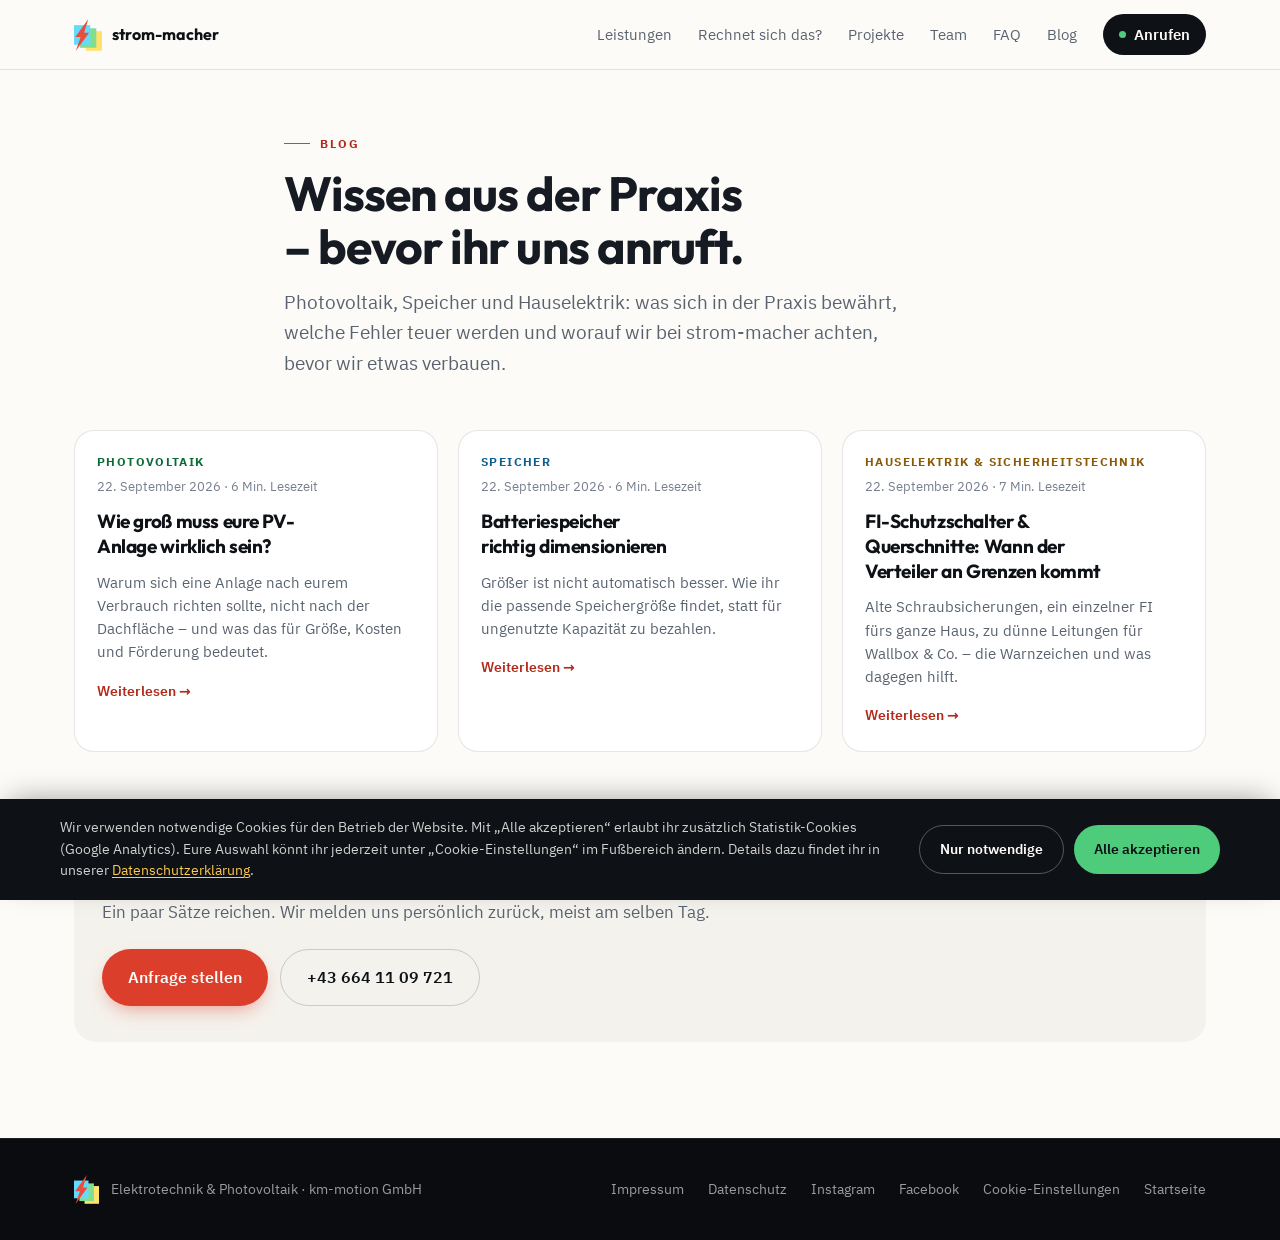
<file: blog.html>
<!doctype html>
<html lang="de">
<head>
<!-- Google tag (gtag.js) -->
<script async src="https://www.googletagmanager.com/gtag/js?id=G-6E629WEGM2"></script>
<script>
  window.dataLayer = window.dataLayer || [];
  function gtag(){dataLayer.push(arguments);}
  gtag('js', new Date());
  (function(){
    var granted = false;
    try { granted = localStorage.getItem('sm_cookie_consent') === 'accepted'; } catch(e){}
    gtag('consent', 'default', {
      'ad_storage': granted ? 'granted' : 'denied',
      'ad_user_data': granted ? 'granted' : 'denied',
      'ad_personalization': granted ? 'granted' : 'denied',
      'analytics_storage': granted ? 'granted' : 'denied',
      'wait_for_update': 500
    });
  })();
  gtag('config', 'G-6E629WEGM2');
</script>
<meta charset="utf-8" />
<meta name="viewport" content="width=device-width, initial-scale=1" />
<title>Blog | strom-macher</title>
<meta name="description" content="Hintergrundwissen zu Photovoltaik, Speicher und Hauselektrik – aus dem Alltag von strom-macher in Hinterbrühl." />
<link rel="canonical" href="https://www.strom-macher.at/blog.html" />
<meta name="theme-color" content="#0E1116" />

<meta property="og:type" content="article" />
<meta property="og:site_name" content="strom-macher" />
<meta property="og:url" content="https://www.strom-macher.at/blog.html" />
<meta property="og:title" content="Blog | strom-macher" />
<meta property="og:description" content="Hintergrundwissen zu Photovoltaik, Speicher und Hauselektrik – aus dem Alltag von strom-macher in Hinterbrühl." />
<meta property="og:image" content="https://www.strom-macher.at/assets/haus-pv-referenz.jpg" />
<meta property="og:locale" content="de_AT" />
<meta name="twitter:card" content="summary_large_image" />

<link rel="icon" href="favicon.ico" sizes="any" />
<link rel="icon" type="image/png" sizes="32x32" href="assets/favicon-32.png" />
<link rel="icon" type="image/png" sizes="16x16" href="assets/favicon-16.png" />
<link rel="apple-touch-icon" sizes="180x180" href="assets/favicon-180.png" />
<link rel="stylesheet" href="styles.css" />
<script type="application/ld+json">
{
  "@context": "https://schema.org",
  "@type": "Blog",
  "@id": "https://www.strom-macher.at/blog.html",
  "url": "https://www.strom-macher.at/blog.html",
  "name": "strom-macher Blog",
  "description": "Hintergrundwissen zu Photovoltaik, Speicher und Hauselektrik – aus dem Alltag von strom-macher in Hinterbrühl.",
  "inLanguage": "de-AT",
  "publisher": {
    "@type": "Organization",
    "name": "strom-macher",
    "logo": { "@type": "ImageObject", "url": "https://www.strom-macher.at/assets/logo-transparent.png" }
  },
  "blogPost": [
    { "@type": "BlogPosting", "headline": "Wie groß muss eure Photovoltaik-Anlage wirklich sein?", "url": "https://www.strom-macher.at/blog-photovoltaik-dimensionierung.html", "datePublished": "2026-09-22" },
    { "@type": "BlogPosting", "headline": "Batteriespeicher richtig dimensionieren: Wie viel kWh braucht ihr wirklich?", "url": "https://www.strom-macher.at/blog-speicher-dimensionierung.html", "datePublished": "2026-09-22" },
    { "@type": "BlogPosting", "headline": "FI-Schutzschalter erneuern, Querschnitte vergrößern: Wann euer Verteiler an seine Grenzen kommt", "url": "https://www.strom-macher.at/blog-sicherheitstechnik-fi-schutzschalter.html", "datePublished": "2026-09-22" }
  ]
}
</script>

</head>
<body>
<a class="sr-only" href="#main">Zum Inhalt springen</a>
<header class="site-header" id="top">
  <nav class="nav" aria-label="Hauptnavigation">
    <a class="brand" href="index.html" aria-label="strom-macher Startseite">
      <img class="brand-mark" src="assets/logo-mark.svg" alt="" width="28" height="32" />
      <span>strom-macher</span>
    </a>
    <button class="nav-toggle" type="button" aria-expanded="false" aria-controls="nav-menu" aria-label="Menü öffnen"><span></span><span></span><span></span></button>
    <div class="nav-menu" id="nav-menu">
      <a href="index.html#leistungen">Leistungen</a>
      <a href="index.html#rechner">Rechnet sich das?</a>
      <a href="index.html#projekte">Projekte</a>
      <a href="index.html#team">Team</a>
      <a href="faq.html">FAQ</a>
      <a href="blog.html" aria-current="page">Blog</a>
      <a class="call" href="tel:+436641109721"><span class="dot"></span>Anrufen</a>
    </div>
  </nav>
</header>

<main id="main">

  <section class="wrap faq-head">
    <p class="hero-eyebrow">Blog</p>
    <h1>Wissen aus der Praxis – bevor ihr uns anruft.</h1>
    <p class="hero-sub blog-lead">Photovoltaik, Speicher und Hauselektrik: was sich in der Praxis bewährt, welche Fehler teuer werden und worauf wir bei strom-macher achten, bevor wir etwas verbauen.</p>
  </section>

  <section class="wrap" style="margin-top:52px">
    <div class="blog-grid">
      <a class="blog-card" href="blog-photovoltaik-dimensionierung.html">
        <div class="blog-card-body">
          <div class="card-meta">
            <span class="card-kicker kicker-green">Photovoltaik</span>
            <span class="blog-meta-line">22. September 2026 · 6 Min. Lesezeit</span>
          </div>
          <h3>Wie groß muss eure PV-Anlage wirklich sein?</h3>
          <p>Warum sich eine Anlage nach eurem Verbrauch richten sollte, nicht nach der Dachfläche – und was das für Größe, Kosten und Förderung bedeutet.</p>
          <span class="blog-readmore">Weiterlesen →</span>
        </div>
      </a>

      <a class="blog-card" href="blog-speicher-dimensionierung.html">
        <div class="blog-card-body">
          <div class="card-meta">
            <span class="card-kicker kicker-azure">Speicher</span>
            <span class="blog-meta-line">22. September 2026 · 6 Min. Lesezeit</span>
          </div>
          <h3>Batteriespeicher richtig dimensionieren</h3>
          <p>Größer ist nicht automatisch besser. Wie ihr die passende Speichergröße findet, statt für ungenutzte Kapazität zu bezahlen.</p>
          <span class="blog-readmore">Weiterlesen →</span>
        </div>
      </a>

      <a class="blog-card" href="blog-sicherheitstechnik-fi-schutzschalter.html">
        <div class="blog-card-body">
          <div class="card-meta">
            <span class="card-kicker kicker-amber">Hauselektrik &amp; Sicherheitstechnik</span>
            <span class="blog-meta-line">22. September 2026 · 7 Min. Lesezeit</span>
          </div>
          <h3>FI-Schutzschalter & Querschnitte: Wann der Verteiler an Grenzen kommt</h3>
          <p>Alte Schraubsicherungen, ein einzelner FI fürs ganze Haus, zu dünne Leitungen für Wallbox & Co. – die Warnzeichen und was dagegen hilft.</p>
          <span class="blog-readmore">Weiterlesen →</span>
        </div>
      </a>
    </div>
  </section>

  <section class="faq-cta wrap">
    <div class="faq-cta-inner">
      <h2>Euer Thema war nicht dabei?</h2>
      <p>Ein paar Sätze reichen. Wir melden uns persönlich zurück, meist am selben Tag.</p>
      <div class="faq-cta-actions">
        <a class="btn btn-primary" href="index.html#kontakt">Anfrage stellen</a>
        <a class="btn btn-ghost" href="tel:+436641109721">+43 664 11 09 721</a>
      </div>
    </div>
  </section>
</main>

<footer class="footer">
  <div class="footer-inner">
    <div class="footer-brand">
      <img class="footer-mark" src="assets/logo-mark.svg" alt="" width="25" height="28" />
      <span>Elektrotechnik &amp; Photovoltaik · km-motion GmbH</span>
    </div>
    <div class="footer-links">
      <a href="impressum.html">Impressum</a>
      <a href="datenschutz.html">Datenschutz</a>
      <a href="https://www.instagram.com/strom_macher.official/" target="_blank" rel="noopener">Instagram</a>
      <a href="https://www.facebook.com/profile.php?id=61579728248005" target="_blank" rel="noopener">Facebook</a>
      <button type="button" data-cookie-settings>Cookie-Einstellungen</button>
      <a href="index.html">Startseite</a>
    </div>
  </div>
</footer>

<script src="script.js" defer></script>
<div class="cookie-banner" id="cookie-banner" role="dialog" aria-live="polite" aria-label="Cookie-Hinweis" hidden>
  <div class="cookie-banner-inner">
    <p>Wir verwenden notwendige Cookies für den Betrieb der Website. Mit „Alle akzeptieren“ erlaubt ihr zusätzlich Statistik-Cookies (Google Analytics). Eure Auswahl könnt ihr jederzeit unter „Cookie-Einstellungen“ im Fußbereich ändern. Details dazu findet ihr in unserer <a href="datenschutz.html">Datenschutzerklärung</a>.</p>
    <div class="cookie-banner-actions">
      <button type="button" class="cookie-btn cookie-btn-decline" id="cookie-decline">Nur notwendige</button>
      <button type="button" class="cookie-btn cookie-btn-accept" id="cookie-accept">Alle akzeptieren</button>
    </div>
  </div>
</div>

<style>
.cookie-banner{position:fixed;left:0;right:0;bottom:0;z-index:60;background:var(--ink-900,#0E1116);color:var(--paper,#FCFBF8);padding:18px 20px;box-shadow:0 -8px 30px -10px rgba(0,0,0,.4)}
.cookie-banner[hidden]{display:none}
.footer-links button[data-cookie-settings]{background:none;border:0;padding:0;font:inherit;color:inherit;cursor:pointer}
.footer-links button[data-cookie-settings]:hover{text-decoration:underline}
.cookie-banner-inner{width:min(1160px,calc(100% - 40px));margin:0 auto;display:flex;flex-wrap:wrap;align-items:center;justify-content:space-between;gap:16px}
.cookie-banner-inner p{margin:0;flex:1 1 380px;font-size:14px;line-height:1.55;color:rgba(252,251,248,.82)}
.cookie-banner-inner a{color:var(--amber-bright,#FFC94D);text-decoration:underline;text-underline-offset:2px}
.cookie-banner-actions{display:flex;gap:10px;flex-wrap:wrap}
.cookie-btn{border:none;border-radius:99px;padding:12px 20px;font-weight:600;font-size:14px;cursor:pointer;white-space:nowrap;font-family:inherit}
.cookie-btn-decline{background:transparent;border:1px solid rgba(252,251,248,.3);color:var(--paper,#FCFBF8)}
.cookie-btn-accept{background:var(--green-bright,#4FCB7C);color:var(--ink-900,#0E1116)}
@media (max-width:560px){.cookie-banner-inner{flex-direction:column;align-items:stretch}.cookie-banner-actions{justify-content:stretch}.cookie-btn{flex:1}}
</style>

<script>
(function(){
  var KEY='sm_cookie_consent';
  function setGtag(v){
    if(typeof gtag === 'function'){
      gtag('consent', 'update', {'ad_storage':v,'ad_user_data':v,'ad_personalization':v,'analytics_storage':v});
    }
  }
  try{
    var state=localStorage.getItem(KEY);
    var banner=document.getElementById('cookie-banner');
    if(!banner) return;
    if(!state){ banner.hidden=false; }
    var accept=document.getElementById('cookie-accept');
    var decline=document.getElementById('cookie-decline');
    if(accept) accept.addEventListener('click', function(){
      localStorage.setItem(KEY,'accepted');
      banner.hidden=true;
      setGtag('granted');
    });
    if(decline) decline.addEventListener('click', function(){
      var was=localStorage.getItem(KEY);
      localStorage.setItem(KEY,'declined');
      banner.hidden=true;
      setGtag('denied');
      if(was==='accepted') location.reload();
    });
    var links=document.querySelectorAll('[data-cookie-settings]');
    for(var i=0;i<links.length;i++){ links[i].addEventListener('click', function(){ banner.hidden=false; }); }
  }catch(e){}
})();
</script>
</body>
</html>
</file>
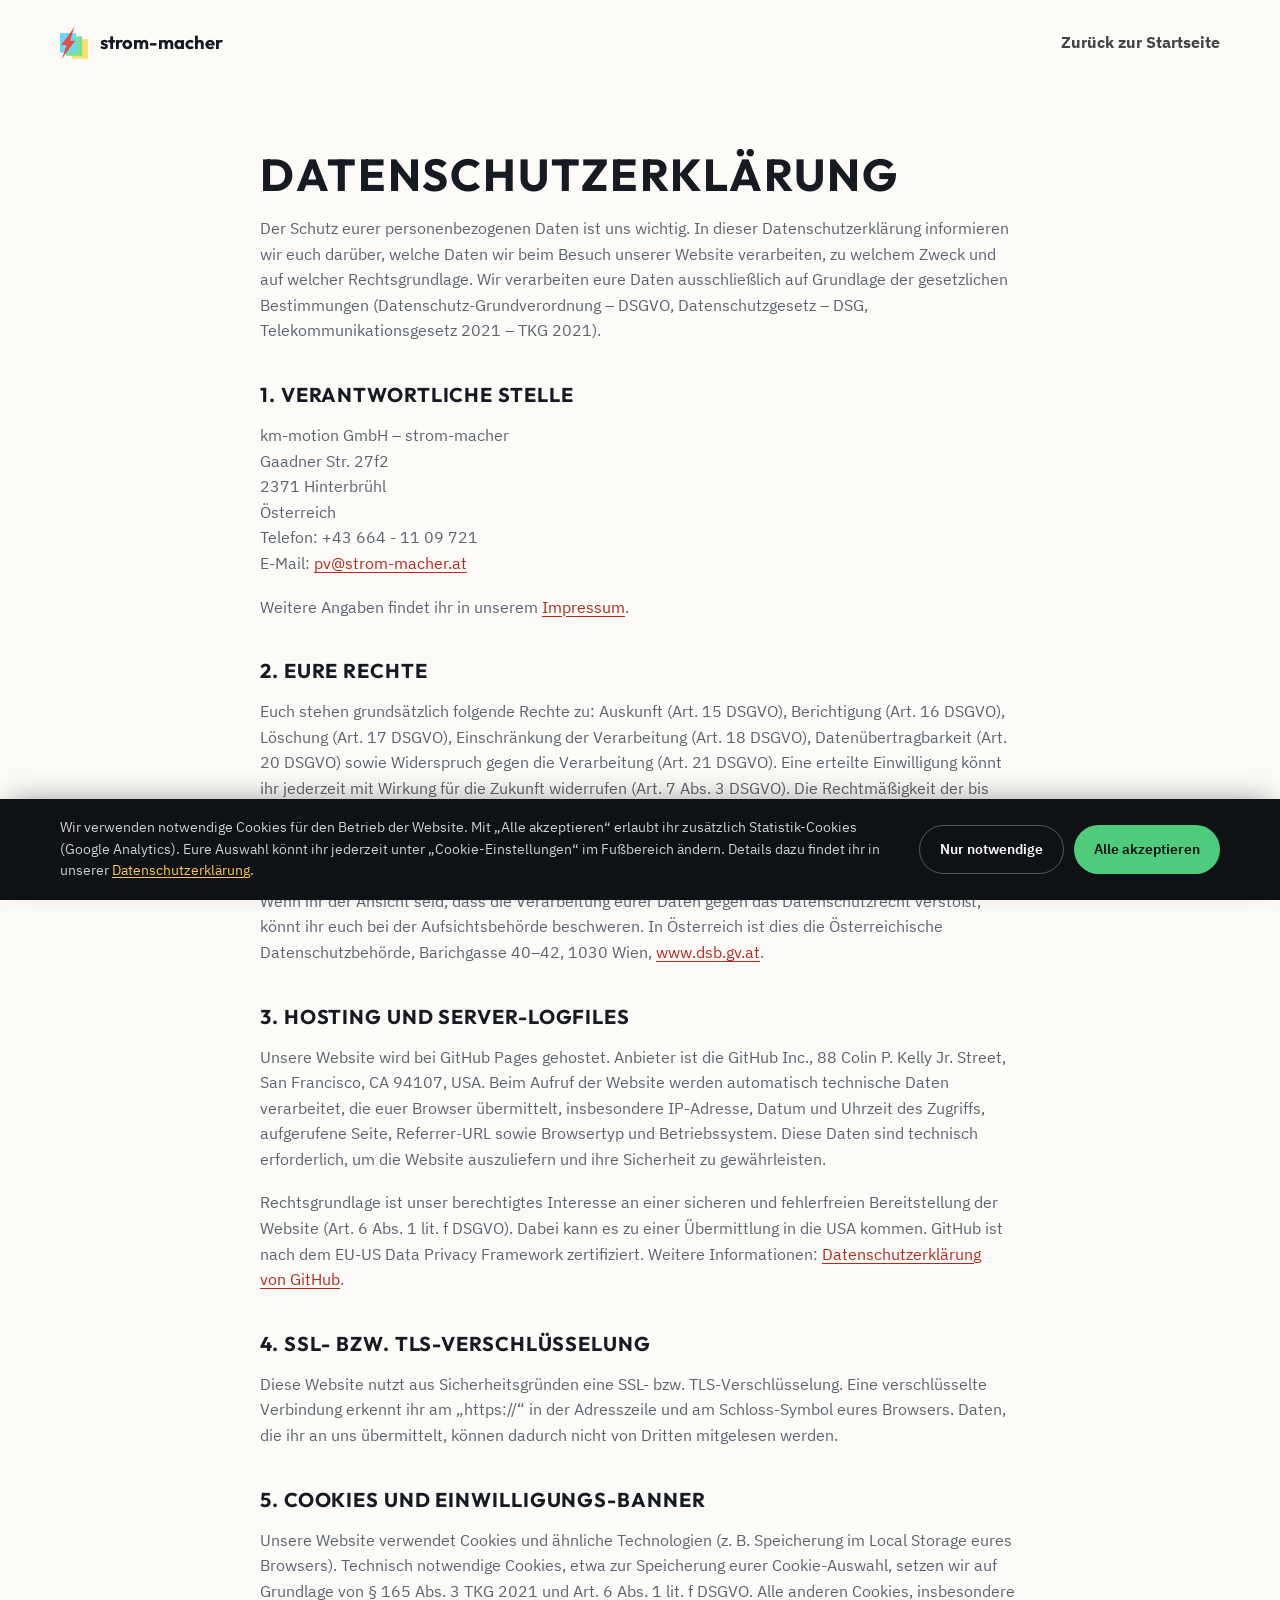
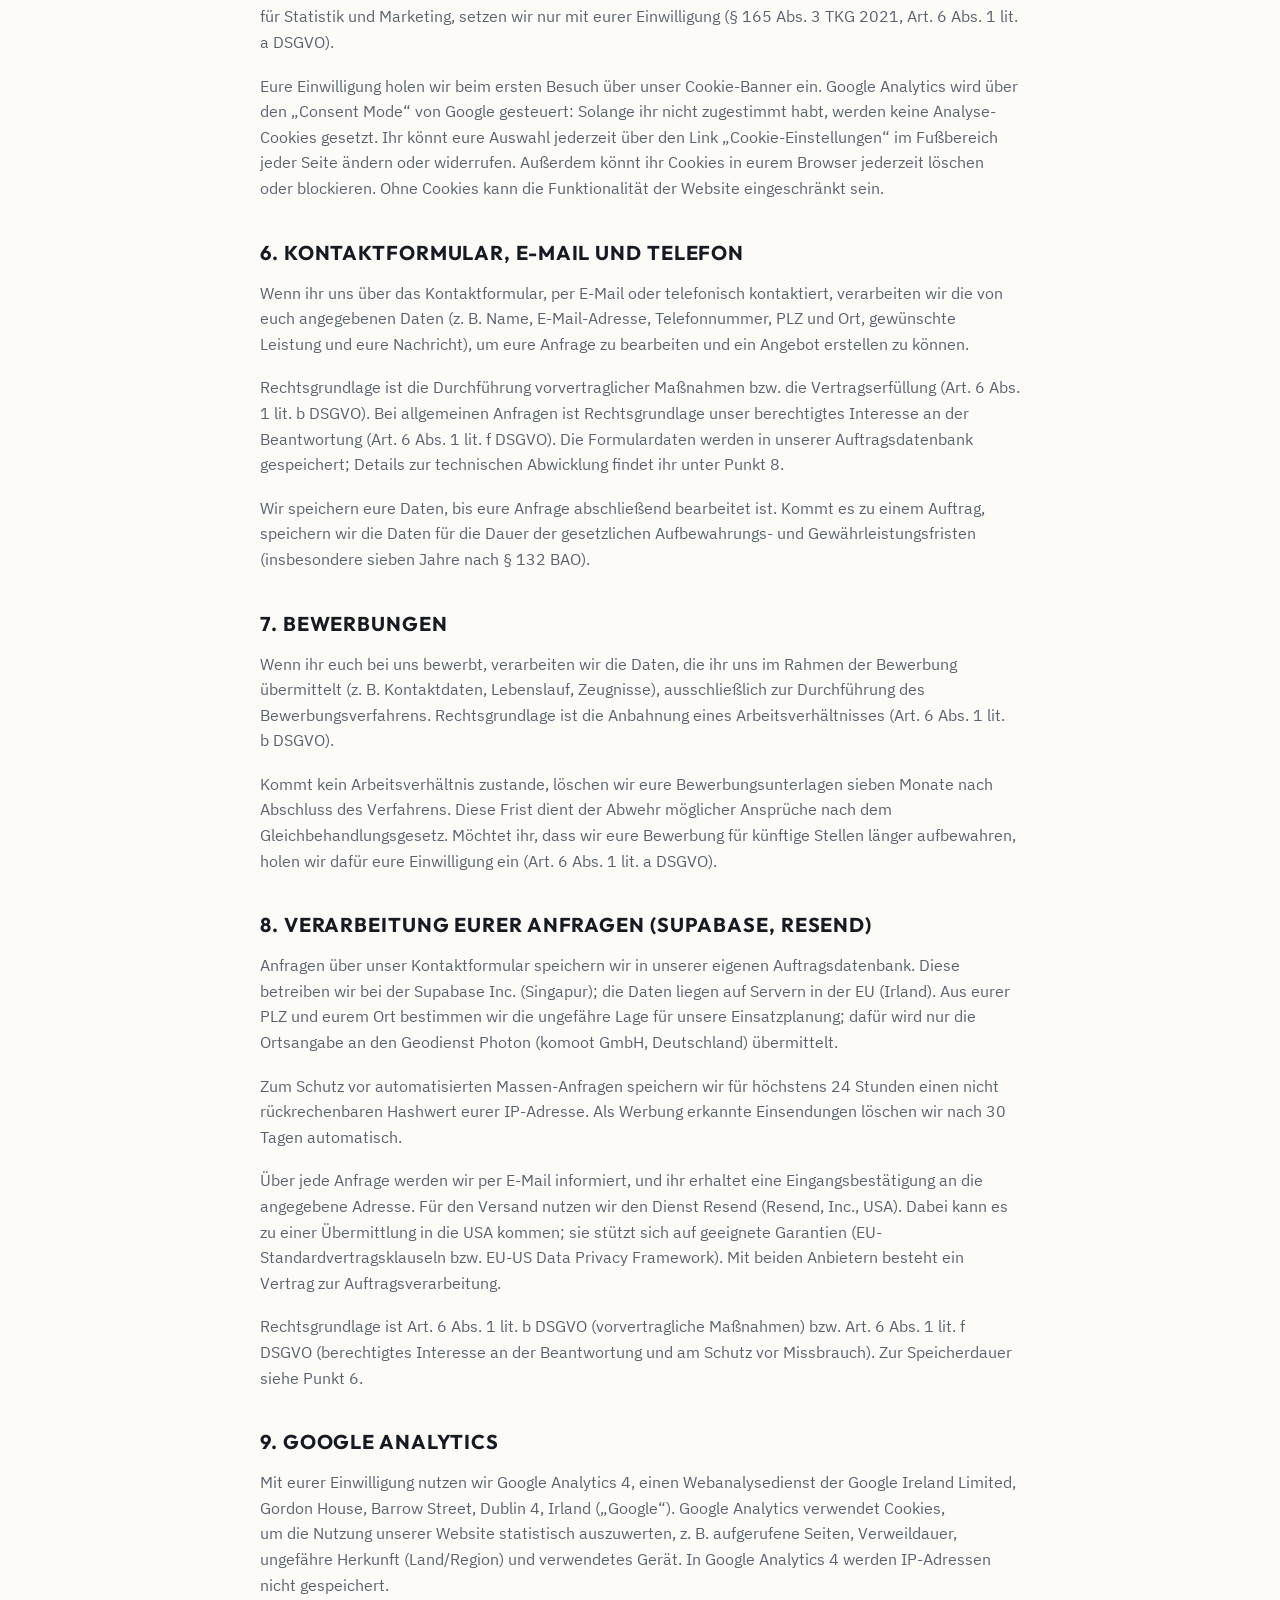
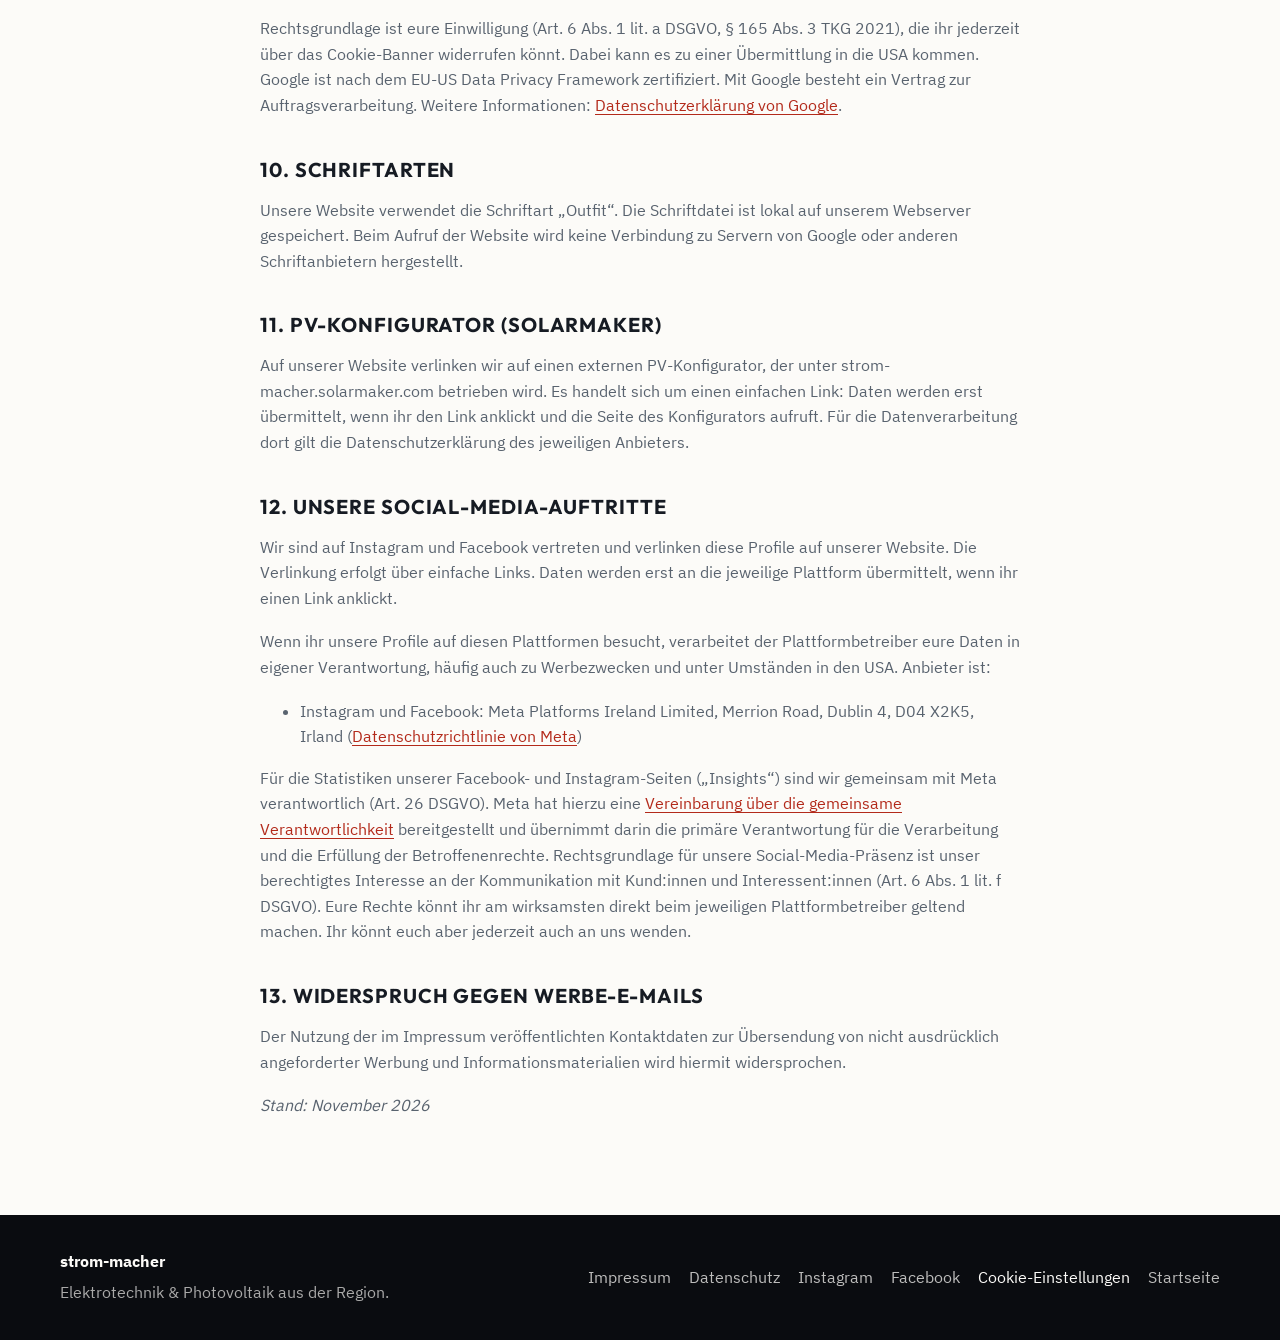
<file: datenschutz.html>
<!doctype html>
<html lang="de">
<head>
<!-- Google tag (gtag.js) -->
<script async src="https://www.googletagmanager.com/gtag/js?id=G-6E629WEGM2"></script>
<script>
  window.dataLayer = window.dataLayer || [];
  function gtag(){dataLayer.push(arguments);}
  gtag('js', new Date());
  (function(){
    var granted = false;
    try { granted = localStorage.getItem('sm_cookie_consent') === 'accepted'; } catch(e){}
    gtag('consent', 'default', {
      'ad_storage': granted ? 'granted' : 'denied',
      'ad_user_data': granted ? 'granted' : 'denied',
      'ad_personalization': granted ? 'granted' : 'denied',
      'analytics_storage': granted ? 'granted' : 'denied',
      'wait_for_update': 500
    });
  })();
  gtag('config', 'G-6E629WEGM2');
</script>
<meta charset="utf-8" />
<meta name="viewport" content="width=device-width, initial-scale=1" />
<title>Datenschutz | strom-macher</title>
<meta name="description" content="Datenschutzerklärung der km-motion GmbH – strom-macher, Elektrotechnik &amp; Photovoltaik." />
<meta name="robots" content="noindex" />
<meta name="theme-color" content="#0E1116" />
<link rel="icon" href="favicon.ico" sizes="any" />
<link rel="icon" type="image/png" sizes="32x32" href="assets/favicon-32.png" />
<link rel="apple-touch-icon" sizes="180x180" href="assets/favicon-180.png" />
<link rel="stylesheet" href="legal.css" />
</head>
<body>
<a class="skip-link" href="#main">Zum Inhalt springen</a>

<header class="site-header">
<nav class="nav" aria-label="Hauptnavigation">
<a class="brand" href="index.html" aria-label="strom-macher Startseite">
<img class="brand-mark" src="assets/logo-mark.svg" alt="" width="28" height="32" />
<span>strom-macher</span>
</a>
<div class="nav-menu nav-menu-static">
<a href="index.html">Zurück zur Startseite</a>
</div>
</nav>
</header>

<main id="main" class="container legal">
<h1>Datenschutzerklärung</h1>

<p>Der Schutz eurer personenbezogenen Daten ist uns wichtig. In dieser Datenschutzerklärung informieren wir euch darüber, welche Daten wir beim Besuch unserer Website verarbeiten, zu welchem Zweck und auf welcher Rechtsgrundlage. Wir verarbeiten eure Daten ausschließlich auf Grundlage der gesetzlichen Bestimmungen (Datenschutz-Grundverordnung – DSGVO, Datenschutzgesetz – DSG, Telekommunikationsgesetz 2021 – TKG 2021).</p>

<h2>1. Verantwortliche Stelle</h2>

<p>km-motion GmbH – strom-macher<br />
Gaadner Str. 27f2<br />
2371 Hinterbrühl<br />
Österreich<br />
Telefon: +43 664 - 11 09 721<br />
E-Mail: <a href="mailto:pv@strom-macher.at">pv@strom-macher.at</a></p>

<p>Weitere Angaben findet ihr in unserem <a href="impressum.html">Impressum</a>.</p>

<h2>2. Eure Rechte</h2>

<p>Euch stehen grundsätzlich folgende Rechte zu: Auskunft (Art. 15 DSGVO), Berichtigung (Art. 16 DSGVO), Löschung (Art. 17 DSGVO), Einschränkung der Verarbeitung (Art. 18 DSGVO), Datenübertragbarkeit (Art. 20 DSGVO) sowie Widerspruch gegen die Verarbeitung (Art. 21 DSGVO). Eine erteilte Einwilligung könnt ihr jederzeit mit Wirkung für die Zukunft widerrufen (Art. 7 Abs. 3 DSGVO). Die Rechtmäßigkeit der bis zum Widerruf erfolgten Verarbeitung bleibt davon unberührt.</p>

<p>Für die Ausübung eurer Rechte genügt eine formlose Nachricht an <a href="mailto:pv@strom-macher.at">pv@strom-macher.at</a>.</p>

<p>Wenn ihr der Ansicht seid, dass die Verarbeitung eurer Daten gegen das Datenschutzrecht verstößt, könnt ihr euch bei der Aufsichtsbehörde beschweren. In Österreich ist dies die Österreichische Datenschutzbehörde, Barichgasse 40–42, 1030 Wien, <a href="https://dsb.gv.at" target="_blank" rel="noopener">www.dsb.gv.at</a>.</p>

<h2>3. Hosting und Server-Logfiles</h2>

<p>Unsere Website wird bei GitHub Pages gehostet. Anbieter ist die GitHub Inc., 88 Colin P. Kelly Jr. Street, San Francisco, CA 94107, USA. Beim Aufruf der Website werden automatisch technische Daten verarbeitet, die euer Browser übermittelt, insbesondere IP-Adresse, Datum und Uhrzeit des Zugriffs, aufgerufene Seite, Referrer-URL sowie Browsertyp und Betriebssystem. Diese Daten sind technisch erforderlich, um die Website auszuliefern und ihre Sicherheit zu gewährleisten.</p>

<p>Rechtsgrundlage ist unser berechtigtes Interesse an einer sicheren und fehlerfreien Bereitstellung der Website (Art. 6 Abs. 1 lit. f DSGVO). Dabei kann es zu einer Übermittlung in die USA kommen. GitHub ist nach dem EU-US Data Privacy Framework zertifiziert. Weitere Informationen: <a href="https://docs.github.com/de/site-policy/privacy-policies/github-general-privacy-statement" target="_blank" rel="noopener">Datenschutzerklärung von GitHub</a>.</p>

<h2>4. SSL- bzw. TLS-Verschlüsselung</h2>

<p>Diese Website nutzt aus Sicherheitsgründen eine SSL- bzw. TLS-Verschlüsselung. Eine verschlüsselte Verbindung erkennt ihr am „https://“ in der Adresszeile und am Schloss-Symbol eures Browsers. Daten, die ihr an uns übermittelt, können dadurch nicht von Dritten mitgelesen werden.</p>

<h2>5. Cookies und Einwilligungs-Banner</h2>

<p>Unsere Website verwendet Cookies und ähnliche Technologien (z. B. Speicherung im Local Storage eures Browsers). Technisch notwendige Cookies, etwa zur Speicherung eurer Cookie-Auswahl, setzen wir auf Grundlage von § 165 Abs. 3 TKG 2021 und Art. 6 Abs. 1 lit. f DSGVO. Alle anderen Cookies, insbesondere für Statistik und Marketing, setzen wir nur mit eurer Einwilligung (§ 165 Abs. 3 TKG 2021, Art. 6 Abs. 1 lit. a DSGVO).</p>

<p>Eure Einwilligung holen wir beim ersten Besuch über unser Cookie-Banner ein. Google Analytics wird über den „Consent Mode“ von Google gesteuert: Solange ihr nicht zugestimmt habt, werden keine Analyse-Cookies gesetzt. Ihr könnt eure Auswahl jederzeit über den Link „Cookie-Einstellungen“ im Fußbereich jeder Seite ändern oder widerrufen. Außerdem könnt ihr Cookies in eurem Browser jederzeit löschen oder blockieren. Ohne Cookies kann die Funktionalität der Website eingeschränkt sein.</p>

<h2>6. Kontaktformular, E-Mail und Telefon</h2>

<p>Wenn ihr uns über das Kontaktformular, per E-Mail oder telefonisch kontaktiert, verarbeiten wir die von euch angegebenen Daten (z. B. Name, E-Mail-Adresse, Telefonnummer, PLZ und Ort, gewünschte Leistung und eure Nachricht), um eure Anfrage zu bearbeiten und ein Angebot erstellen zu können.</p>

<p>Rechtsgrundlage ist die Durchführung vorvertraglicher Maßnahmen bzw. die Vertragserfüllung (Art. 6 Abs. 1 lit. b DSGVO). Bei allgemeinen Anfragen ist Rechtsgrundlage unser berechtigtes Interesse an der Beantwortung (Art. 6 Abs. 1 lit. f DSGVO). Die Formulardaten werden in unserer Auftragsdatenbank gespeichert; Details zur technischen Abwicklung findet ihr unter Punkt 8.</p>

<p>Wir speichern eure Daten, bis eure Anfrage abschließend bearbeitet ist. Kommt es zu einem Auftrag, speichern wir die Daten für die Dauer der gesetzlichen Aufbewahrungs- und Gewährleistungsfristen (insbesondere sieben Jahre nach § 132 BAO).</p>

<h2>7. Bewerbungen</h2>

<p>Wenn ihr euch bei uns bewerbt, verarbeiten wir die Daten, die ihr uns im Rahmen der Bewerbung übermittelt (z. B. Kontaktdaten, Lebenslauf, Zeugnisse), ausschließlich zur Durchführung des Bewerbungsverfahrens. Rechtsgrundlage ist die Anbahnung eines Arbeitsverhältnisses (Art. 6 Abs. 1 lit. b DSGVO).</p>

<p>Kommt kein Arbeitsverhältnis zustande, löschen wir eure Bewerbungsunterlagen sieben Monate nach Abschluss des Verfahrens. Diese Frist dient der Abwehr möglicher Ansprüche nach dem Gleichbehandlungsgesetz. Möchtet ihr, dass wir eure Bewerbung für künftige Stellen länger aufbewahren, holen wir dafür eure Einwilligung ein (Art. 6 Abs. 1 lit. a DSGVO).</p>

<h2>8. Verarbeitung eurer Anfragen (Supabase, Resend)</h2>

<p>Anfragen über unser Kontaktformular speichern wir in unserer eigenen Auftragsdatenbank. Diese betreiben wir bei der Supabase Inc. (Singapur); die Daten liegen auf Servern in der EU (Irland). Aus eurer PLZ und eurem Ort bestimmen wir die ungefähre Lage für unsere Einsatzplanung; dafür wird nur die Ortsangabe an den Geodienst Photon (komoot GmbH, Deutschland) übermittelt.</p>

<p>Zum Schutz vor automatisierten Massen-Anfragen speichern wir für höchstens 24 Stunden einen nicht rückrechenbaren Hashwert eurer IP-Adresse. Als Werbung erkannte Einsendungen löschen wir nach 30 Tagen automatisch.</p>

<p>Über jede Anfrage werden wir per E-Mail informiert, und ihr erhaltet eine Eingangsbestätigung an die angegebene Adresse. Für den Versand nutzen wir den Dienst Resend (Resend, Inc., USA). Dabei kann es zu einer Übermittlung in die USA kommen; sie stützt sich auf geeignete Garantien (EU-Standardvertragsklauseln bzw. EU-US Data Privacy Framework). Mit beiden Anbietern besteht ein Vertrag zur Auftragsverarbeitung.</p>

<p>Rechtsgrundlage ist Art. 6 Abs. 1 lit. b DSGVO (vorvertragliche Maßnahmen) bzw. Art. 6 Abs. 1 lit. f DSGVO (berechtigtes Interesse an der Beantwortung und am Schutz vor Missbrauch). Zur Speicherdauer siehe Punkt 6.</p>

<h2>9. Google Analytics</h2>

<p>Mit eurer Einwilligung nutzen wir Google Analytics 4, einen Webanalysedienst der Google Ireland Limited, Gordon House, Barrow Street, Dublin 4, Irland („Google“). Google Analytics verwendet Cookies, um die Nutzung unserer Website statistisch auszuwerten, z. B. aufgerufene Seiten, Verweildauer, ungefähre Herkunft (Land/Region) und verwendetes Gerät. In Google Analytics 4 werden IP-Adressen nicht gespeichert.</p>

<p>Rechtsgrundlage ist eure Einwilligung (Art. 6 Abs. 1 lit. a DSGVO, § 165 Abs. 3 TKG 2021), die ihr jederzeit über das Cookie-Banner widerrufen könnt. Dabei kann es zu einer Übermittlung in die USA kommen. Google ist nach dem EU-US Data Privacy Framework zertifiziert. Mit Google besteht ein Vertrag zur Auftragsverarbeitung. Weitere Informationen: <a href="https://policies.google.com/privacy?hl=de" target="_blank" rel="noopener">Datenschutzerklärung von Google</a>.</p>

<h2>10. Schriftarten</h2>

<p>Unsere Website verwendet die Schriftart „Outfit“. Die Schriftdatei ist lokal auf unserem Webserver gespeichert. Beim Aufruf der Website wird keine Verbindung zu Servern von Google oder anderen Schriftanbietern hergestellt.</p>

<h2>11. PV-Konfigurator (Solarmaker)</h2>

<p>Auf unserer Website verlinken wir auf einen externen PV-Konfigurator, der unter strom-macher.solarmaker.com betrieben wird. Es handelt sich um einen einfachen Link: Daten werden erst übermittelt, wenn ihr den Link anklickt und die Seite des Konfigurators aufruft. Für die Datenverarbeitung dort gilt die Datenschutzerklärung des jeweiligen Anbieters.</p>

<h2>12. Unsere Social-Media-Auftritte</h2>

<p>Wir sind auf Instagram und Facebook vertreten und verlinken diese Profile auf unserer Website. Die Verlinkung erfolgt über einfache Links. Daten werden erst an die jeweilige Plattform übermittelt, wenn ihr einen Link anklickt.</p>

<p>Wenn ihr unsere Profile auf diesen Plattformen besucht, verarbeitet der Plattformbetreiber eure Daten in eigener Verantwortung, häufig auch zu Werbezwecken und unter Umständen in den USA. Anbieter ist:</p>

<ul>
<li>Instagram und Facebook: Meta Platforms Ireland Limited, Merrion Road, Dublin 4, D04 X2K5, Irland (<a href="https://www.facebook.com/privacy/policy" target="_blank" rel="noopener">Datenschutzrichtlinie von Meta</a>)</li>
</ul>

<p>Für die Statistiken unserer Facebook- und Instagram-Seiten („Insights“) sind wir gemeinsam mit Meta verantwortlich (Art. 26 DSGVO). Meta hat hierzu eine <a href="https://www.facebook.com/legal/terms/page_controller_addendum" target="_blank" rel="noopener">Vereinbarung über die gemeinsame Verantwortlichkeit</a> bereitgestellt und übernimmt darin die primäre Verantwortung für die Verarbeitung und die Erfüllung der Betroffenenrechte. Rechtsgrundlage für unsere Social-Media-Präsenz ist unser berechtigtes Interesse an der Kommunikation mit Kund:innen und Interessent:innen (Art. 6 Abs. 1 lit. f DSGVO). Eure Rechte könnt ihr am wirksamsten direkt beim jeweiligen Plattformbetreiber geltend machen. Ihr könnt euch aber jederzeit auch an uns wenden.</p>

<h2>13. Widerspruch gegen Werbe-E-Mails</h2>

<p>Der Nutzung der im Impressum veröffentlichten Kontaktdaten zur Übersendung von nicht ausdrücklich angeforderter Werbung und Informationsmaterialien wird hiermit widersprochen.</p>

<p><em>Stand: November 2026</em></p>
</main>

<footer class="footer on-dark">
<div class="container footer-grid">
<div><strong>strom-macher</strong><p>Elektrotechnik &amp; Photovoltaik aus der Region.</p></div>
<div class="footer-links">
<a href="impressum.html">Impressum</a>
<a href="datenschutz.html">Datenschutz</a>
<a href="https://www.instagram.com/strom_macher.official/" target="_blank" rel="noopener">Instagram</a>
<a href="https://www.facebook.com/profile.php?id=61579728248005" target="_blank" rel="noopener">Facebook</a>
<button type="button" data-cookie-settings>Cookie-Einstellungen</button>
<a href="index.html#top">Startseite</a>
</div>
</div>
</footer>

<div class="cookie-banner" id="cookie-banner" role="dialog" aria-live="polite" aria-label="Cookie-Hinweis" hidden>
  <div class="cookie-banner-inner">
    <p>Wir verwenden notwendige Cookies für den Betrieb der Website. Mit „Alle akzeptieren“ erlaubt ihr zusätzlich Statistik-Cookies (Google Analytics). Eure Auswahl könnt ihr jederzeit unter „Cookie-Einstellungen“ im Fußbereich ändern. Details dazu findet ihr in unserer <a href="datenschutz.html">Datenschutzerklärung</a>.</p>
    <div class="cookie-banner-actions">
      <button type="button" class="cookie-btn cookie-btn-decline" id="cookie-decline">Nur notwendige</button>
      <button type="button" class="cookie-btn cookie-btn-accept" id="cookie-accept">Alle akzeptieren</button>
    </div>
  </div>
</div>

<style>
.cookie-banner{position:fixed;left:0;right:0;bottom:0;z-index:60;background:var(--ink-900,#0E1116);color:var(--paper,#FCFBF8);padding:18px 20px;box-shadow:0 -8px 30px -10px rgba(0,0,0,.4)}
.cookie-banner[hidden]{display:none}
.footer-links button[data-cookie-settings]{background:none;border:0;padding:0;font:inherit;color:inherit;cursor:pointer}
.footer-links button[data-cookie-settings]:hover{text-decoration:underline}
.cookie-banner-inner{width:min(1160px,calc(100% - 40px));margin:0 auto;display:flex;flex-wrap:wrap;align-items:center;justify-content:space-between;gap:16px}
.cookie-banner-inner p{margin:0;flex:1 1 380px;font-size:14px;line-height:1.55;color:rgba(252,251,248,.82)}
.cookie-banner-inner a{color:var(--amber-bright,#FFC94D);text-decoration:underline;text-underline-offset:2px}
.cookie-banner-actions{display:flex;gap:10px;flex-wrap:wrap}
.cookie-btn{border:none;border-radius:99px;padding:12px 20px;font-weight:600;font-size:14px;cursor:pointer;white-space:nowrap;font-family:inherit}
.cookie-btn-decline{background:transparent;border:1px solid rgba(252,251,248,.3);color:var(--paper,#FCFBF8)}
.cookie-btn-accept{background:var(--green-bright,#4FCB7C);color:var(--ink-900,#0E1116)}
@media (max-width:560px){.cookie-banner-inner{flex-direction:column;align-items:stretch}.cookie-banner-actions{justify-content:stretch}.cookie-btn{flex:1}}
</style>

<script>
(function(){
  var KEY='sm_cookie_consent';
  function setGtag(v){
    if(typeof gtag === 'function'){
      gtag('consent', 'update', {'ad_storage':v,'ad_user_data':v,'ad_personalization':v,'analytics_storage':v});
    }
  }
  try{
    var state=localStorage.getItem(KEY);
    var banner=document.getElementById('cookie-banner');
    if(!banner) return;
    if(!state){ banner.hidden=false; }
    var accept=document.getElementById('cookie-accept');
    var decline=document.getElementById('cookie-decline');
    if(accept) accept.addEventListener('click', function(){
      localStorage.setItem(KEY,'accepted');
      banner.hidden=true;
      setGtag('granted');
    });
    if(decline) decline.addEventListener('click', function(){
      var was=localStorage.getItem(KEY);
      localStorage.setItem(KEY,'declined');
      banner.hidden=true;
      setGtag('denied');
      if(was==='accepted') location.reload();
    });
    var links=document.querySelectorAll('[data-cookie-settings]');
    for(var i=0;i<links.length;i++){ links[i].addEventListener('click', function(){ banner.hidden=false; }); }
  }catch(e){}
})();
</script>

</body>
</html>
</file>
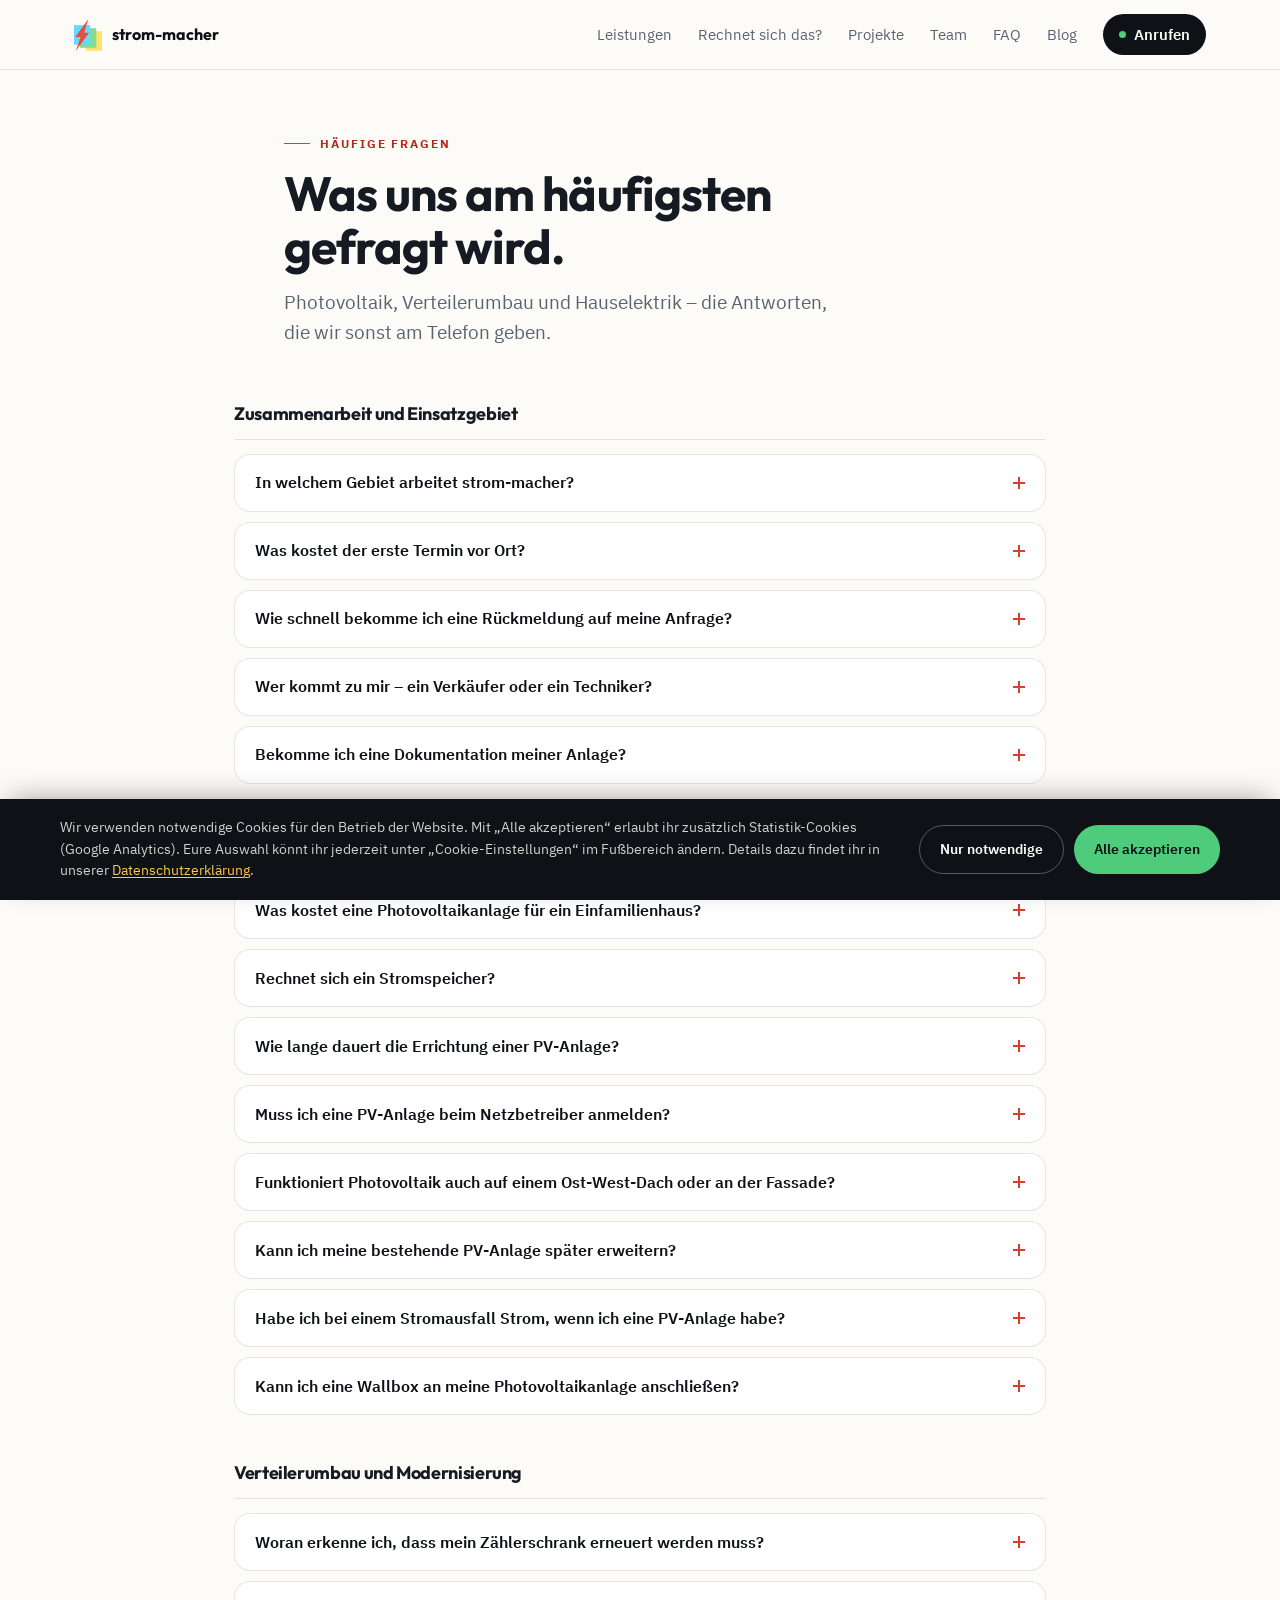
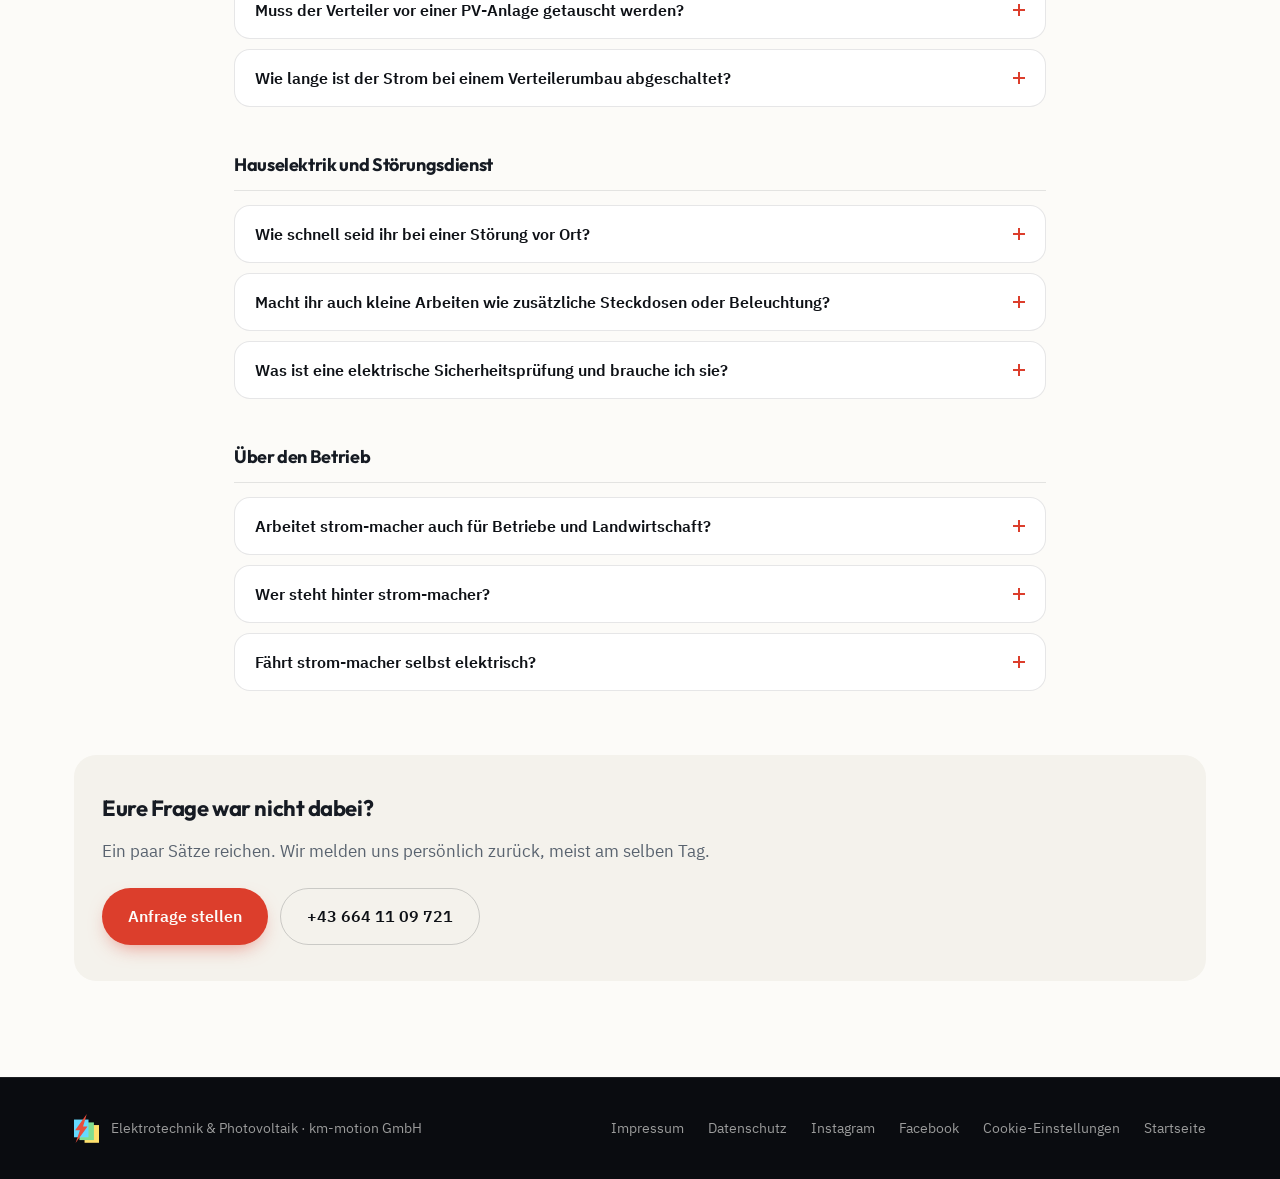
<file: faq.html>
<!doctype html>
<html lang="de">
<head>
<meta charset="utf-8" />
<meta name="viewport" content="width=device-width, initial-scale=1" />
<title>Häufige Fragen | strom-macher</title>
<meta name="description" content="Antworten zu Photovoltaik, Verteilerumbau und Hauselektrik in den Bezirken Mödling, Baden, Wien, St. Pölten und Umgebung – von strom-macher aus Hinterbrühl." />
<link rel="canonical" href="https://www.strom-macher.at/faq.html" />
<meta name="theme-color" content="#0E1116" />

<meta property="og:type" content="website" />
<meta property="og:site_name" content="strom-macher" />
<meta property="og:url" content="https://www.strom-macher.at/faq.html" />
<meta property="og:title" content="Häufige Fragen | strom-macher" />
<meta property="og:description" content="Photovoltaik, Verteilerumbau und Hauselektrik – die Antworten, die wir sonst am Telefon geben." />
<meta property="og:image" content="https://www.strom-macher.at/assets/haus-pv-referenz.jpg" />
<meta property="og:locale" content="de_AT" />
<meta name="twitter:card" content="summary_large_image" />

<link rel="icon" href="favicon.ico" sizes="any" />
<link rel="icon" type="image/png" sizes="32x32" href="assets/favicon-32.png" />
<link rel="icon" type="image/png" sizes="16x16" href="assets/favicon-16.png" />
<link rel="apple-touch-icon" sizes="180x180" href="assets/favicon-180.png" />
<link rel="stylesheet" href="styles.css" />

<script type="application/ld+json">
{
  "@context": "https://schema.org",
  "@type": "FAQPage",
  "mainEntity": [
    {
      "@type": "Question",
      "name": "In welchem Gebiet arbeitet strom-macher?",
      "acceptedAnswer": {
        "@type": "Answer",
        "text": "Wir arbeiten im Umkreis von rund 40 Kilometern um Hinterbrühl – das umfasst die Bezirke Mödling, Baden, Wien, St. Pölten und Umgebung. Der Radius ist bewusst eng gehalten: kurze Anfahrt bedeutet, dass wir bei einer Störung schnell vor Ort sind und auch Jahre nach der Montage noch vorbeikommen können."
      }
    },
    {
      "@type": "Question",
      "name": "Was kostet der erste Termin vor Ort?",
      "acceptedAnswer": {
        "@type": "Answer",
        "text": "Der erste Termin vor Ort und die Ersteinschätzung kosten nichts. Wir sehen uns Dach, Zählerschrank und Verbrauch an und sagen ehrlich, was sinnvoll ist – auch dann, wenn die Antwort lautet, dass sich eine Anlage bei euch derzeit nicht rechnet."
      }
    },
    {
      "@type": "Question",
      "name": "Wie schnell bekomme ich eine Rückmeldung auf meine Anfrage?",
      "acceptedAnswer": {
        "@type": "Answer",
        "text": "Wir melden uns so schnell wie möglich, spätestens am nächsten Tag ab 7:00 Uhr – auch dann, wenn die Antwort „das ist nicht unser Fach“ lautet. Wir sind ein Betrieb mit fünf Personen, bei uns antwortet kein Callcenter."
      }
    },
    {
      "@type": "Question",
      "name": "Wer kommt zu mir – ein Verkäufer oder ein Techniker?",
      "acceptedAnswer": {
        "@type": "Answer",
        "text": "Zu euch kommt jemand, der die Anlage später auch baut. Bei uns planen und montieren dieselben Leute, deshalb gibt es keinen Bruch zwischen dem, was versprochen, und dem, was gebaut wird. Ihr habt von der Beratung bis zur Abnahme denselben Ansprechpartner."
      }
    },
    {
      "@type": "Question",
      "name": "Bekomme ich eine Dokumentation meiner Anlage?",
      "acceptedAnswer": {
        "@type": "Answer",
        "text": "Ja. Zu jedem Projekt gehören Prüfbericht, Schaltplan und die Datenblätter der verbauten Komponenten. Das ist kein Extra, sondern Teil der Übergabe – ihr braucht die Unterlagen für den Netzbetreiber, für Förderungen und für jeden Techniker, der in zehn Jahren an die Anlage geht."
      }
    },
    {
      "@type": "Question",
      "name": "Was kostet eine Photovoltaikanlage für ein Einfamilienhaus?",
      "acceptedAnswer": {
        "@type": "Answer",
        "text": "Der Preis hängt von vier Dingen ab: der Größe der Anlage in Kilowattpeak, der Dachart und Eindeckung, dem Zustand eurer bestehenden Elektroanlage und davon, ob Speicher oder Wallbox dazukommen. Eine belastbare Zahl bekommt ihr erst nach dem Vor-Ort-Termin, weil gerade der Zustand des Zählerschranks den Preis stark verändern kann. Für eine erste Größenordnung könnt ihr unseren PV-Konfigurator nutzen."
      }
    },
    {
      "@type": "Question",
      "name": "Rechnet sich ein Stromspeicher?",
      "acceptedAnswer": {
        "@type": "Answer",
        "text": "Ein Speicher rechnet sich dann, wenn ihr den erzeugten Strom sonst ins Netz abgeben müsstet. Was ihr selbst verbraucht, ist ein Mehrfaches von dem wert, was die Einspeisung bringt. Entscheidend ist deshalb euer Tagesablauf: Wer tagsüber außer Haus ist und abends Wärmepumpe oder Auto laufen hat, profitiert deutlich mehr als jemand, der ohnehin bei Tag verbraucht."
      }
    },
    {
      "@type": "Question",
      "name": "Wie lange dauert die Errichtung einer PV-Anlage?",
      "acceptedAnswer": {
        "@type": "Answer",
        "text": "Die Montage auf dem Dach dauert bei einem Einfamilienhaus meist zwei bis drei Tage. Deutlich länger dauern die Schritte davor und danach: Planung, gegebenenfalls der Verteilerumbau und die Anmeldung beim Netzbetreiber. Wir sagen euch im Angebot, mit welchem Zeitraum ihr insgesamt rechnen müsst."
      }
    },
    {
      "@type": "Question",
      "name": "Muss ich eine PV-Anlage beim Netzbetreiber anmelden?",
      "acceptedAnswer": {
        "@type": "Answer",
        "text": "Ja, jede Anlage, die mit dem öffentlichen Netz verbunden ist, muss beim zuständigen Netzbetreiber angemeldet und von ihm freigegeben werden. Wir übernehmen diese Anmeldung für euch, inklusive der geforderten Fotos von Parametrierung, Zählertypenschild und Steuerleitung."
      }
    },
    {
      "@type": "Question",
      "name": "Funktioniert Photovoltaik auch auf einem Ost-West-Dach oder an der Fassade?",
      "acceptedAnswer": {
        "@type": "Answer",
        "text": "Ja, und in manchen Fällen ist das sogar die bessere Lösung. Ost-West-Belegung liefert eine flachere Spitze über einen längeren Tag, was den Eigenverbrauch erhöht. Senkrechte Fassadenmodule bringen im Winter überproportional viel Ertrag – genau dann, wenn der Verbrauch am höchsten ist. Wir belegen nach eurem Lastprofil, nicht nach Quadratmetern."
      }
    },
    {
      "@type": "Question",
      "name": "Kann ich meine bestehende PV-Anlage später erweitern?",
      "acceptedAnswer": {
        "@type": "Answer",
        "text": "Ob eine Erweiterung möglich ist, entscheidet sich meist am Zählerschrank und am Wechselrichter, nicht am Dach. Deshalb planen wir von vornherein Platz für Speicher, Wallbox und zusätzliche Stromkreise ein. Bei einer fremden Bestandsanlage sehen wir uns zuerst an, was der Verteiler hergibt."
      }
    },
    {
      "@type": "Question",
      "name": "Habe ich bei einem Stromausfall Strom, wenn ich eine PV-Anlage habe?",
      "acceptedAnswer": {
        "@type": "Answer",
        "text": "Nur wenn die Anlage ausdrücklich für Notstrom ausgelegt ist. Eine normale netzgekoppelte Anlage schaltet bei einem Netzausfall aus Sicherheitsgründen ab, damit niemand am Netz gefährdet wird. Notstromfähigkeit ist technisch möglich, muss aber von Anfang an geplant und entsprechend verkabelt werden."
      }
    },
    {
      "@type": "Question",
      "name": "Kann ich eine Wallbox an meine Photovoltaikanlage anschließen?",
      "acceptedAnswer": {
        "@type": "Answer",
        "text": "Ja. Sinnvoll ist eine Wallbox, die mit der Sonne lädt und nicht gegen den Hausanschluss arbeitet. Dafür braucht es ein Lastmanagement, das die Ladeleistung an den momentanen Überschuss und die Absicherung des Hauses anpasst. Wir binden die Wallbox so ein, dass sie sich in die bestehende Anlage einfügt statt sie an die Grenze zu bringen."
      }
    },
    {
      "@type": "Question",
      "name": "Woran erkenne ich, dass mein Zählerschrank erneuert werden muss?",
      "acceptedAnswer": {
        "@type": "Answer",
        "text": "Typische Anzeichen sind alte Schraubsicherungen statt Sicherungsautomaten, ein fehlender Fehlerstromschutzschalter, kein Platz mehr für neue Stromkreise und eine Beschriftung, die niemand mehr lesen kann. Wenn ihr ohnehin über Photovoltaik, Wärmepumpe oder Wallbox nachdenken, lohnt sich der Blick in den Verteiler zuerst."
      }
    },
    {
      "@type": "Question",
      "name": "Muss der Verteiler vor einer PV-Anlage getauscht werden?",
      "acceptedAnswer": {
        "@type": "Answer",
        "text": "Nicht immer, aber oft. Eine PV-Anlage ist nur so gut wie die Elektroinstallation, an der sie hängt. Ist der Verteiler zu alt, fehlt der normgerechte Fehlerstromschutz oder schlicht der Platz für die zusätzlichen Stromkreise. Wir sehen uns deshalb immer beides an, bevor wir planen – Dach und Verteiler."
      }
    },
    {
      "@type": "Question",
      "name": "Wie lange ist der Strom bei einem Verteilerumbau abgeschaltet?",
      "acceptedAnswer": {
        "@type": "Answer",
        "text": "Bei einer üblichen Zählerschrank-Sanierung im Einfamilienhaus müsst ihr mit einigen Stunden ohne Strom rechnen. Den genauen Zeitraum stimmen wir vorher mit euch ab, damit ihr Kühlgeräte, Homeoffice und Heizung darauf einstellen können."
      }
    },
    {
      "@type": "Question",
      "name": "Wie schnell seid ihr bei einer Störung vor Ort?",
      "acceptedAnswer": {
        "@type": "Answer",
        "text": "Einen 24-Stunden-Notdienst bieten wir derzeit nicht an. Unsere Hotline unter +43 664 11 09 721 nimmt eure Störungsmeldung jederzeit auf – wir melden uns am nächsten Tag ab 7:00 Uhr und stimmen ab, wie dringend es ist. Weil unser Einsatzgebiet auf rund 40 Kilometer um Mödling begrenzt ist, sind die Wege kurz. Bei akuter Gefahr wie Brandgeruch oder Rauch schaltet die Sicherung ab und wählt den Notruf 122."
      }
    },
    {
      "@type": "Question",
      "name": "Macht ihr auch kleine Arbeiten wie zusätzliche Steckdosen oder Beleuchtung?",
      "acceptedAnswer": {
        "@type": "Answer",
        "text": "Ja. Neue Stromkreise für Homeoffice oder Werkstatt, zusätzliche Steckdosen, Beleuchtung und Fehlersuche gehören zum Alltag. Ihr müsst für eine kleine Arbeit keinen großen Auftrag daraus machen."
      }
    },
    {
      "@type": "Question",
      "name": "Was ist eine elektrische Sicherheitsprüfung und brauche ich sie?",
      "acceptedAnswer": {
        "@type": "Answer",
        "text": "Bei einer Sicherheitsprüfung wird die Elektroanlage gemessen und dokumentiert: Schutzleiter, Isolationswiderstand, Fehlerstromschutzschalter und die Zuordnung der Stromkreise. Sinnvoll ist das beim Kauf eines Hauses, nach einem Umbau, bei einer älteren Anlage – und immer dann, wenn ihr neue Verbraucher wie Wärmepumpe oder Wallbox anschließen wollt."
      }
    },
    {
      "@type": "Question",
      "name": "Arbeitet strom-macher auch für Betriebe und Landwirtschaft?",
      "acceptedAnswer": {
        "@type": "Answer",
        "text": "Ja. Neben Einfamilienhäusern setzen wir Anlagen auf Gewerbe-Flachdächern und in der Landwirtschaft um. Bei größeren Flächen belegen wir nach dem Lastprofil des Betriebs, weil dort der Eigenverbrauch über die Wirtschaftlichkeit entscheidet."
      }
    },
    {
      "@type": "Question",
      "name": "Wer steht hinter strom-macher?",
      "acceptedAnswer": {
        "@type": "Answer",
        "text": "strom-macher ist ein Betrieb mit fünf Personen aus Hinterbrühl und firmiert als km-motion GmbH. Drei der fünf heißen tatsächlich Macher – der Firmenname ist unser Familienname, kein Wortspiel. Ihr habt deshalb kurze Wege, direkte Nummern und jemanden, der eure Anlage noch kennt, wenn in drei Jahren etwas dazukommt."
      }
    },
    {
      "@type": "Question",
      "name": "Fährt strom-macher selbst elektrisch?",
      "acceptedAnswer": {
        "@type": "Answer",
        "text": "Ja. Unser Kastenwagen ist ein Renault Master E-Tech und fährt rein elektrisch. Wir halten es für schwer vermittelbar, Leuten die eigene Stromerzeugung zu empfehlen und selbst mit Diesel vorzufahren."
      }
    }
  ]
}
</script>
<script type="application/ld+json">
{
  "@context":"https://schema.org","@type":"BreadcrumbList",
  "itemListElement":[
    {"@type":"ListItem","position":1,"name":"Startseite","item":"https://www.strom-macher.at/"},
    {"@type":"ListItem","position":2,"name":"Häufige Fragen","item":"https://www.strom-macher.at/faq.html"}
  ]
}
</script>
</head>
<body>
<a class="sr-only" href="#main">Zum Inhalt springen</a>

<header class="site-header" id="top">
  <nav class="nav" aria-label="Hauptnavigation">
    <a class="brand" href="index.html" aria-label="strom-macher Startseite">
      <img class="brand-mark" src="assets/logo-mark.svg" alt="" width="28" height="32" />
      <span>strom-macher</span>
    </a>
    <button class="nav-toggle" type="button" aria-expanded="false" aria-controls="nav-menu" aria-label="Menü öffnen"><span></span><span></span><span></span></button>
    <div class="nav-menu" id="nav-menu">
      <a href="index.html#leistungen">Leistungen</a>
      <a href="index.html#rechner">Rechnet sich das?</a>
      <a href="index.html#projekte">Projekte</a>
      <a href="index.html#team">Team</a>
      <a href="faq.html" aria-current="page">FAQ</a>
      <a href="blog.html">Blog</a>
      <a class="call" href="tel:+436641109721"><span class="dot"></span>Anrufen</a>
    </div>
  </nav>
</header>

<main id="main">
  <section class="wrap faq-head">
    <p class="hero-eyebrow">Häufige Fragen</p>
    <h1>Was uns am häufigsten gefragt wird.</h1>
    <p class="hero-sub">Photovoltaik, Verteilerumbau und Hauselektrik – die Antworten, die wir sonst am Telefon geben.</p>
  </section>

  <section class="wrap faq-list">

      <h2 class="faq-group">Zusammenarbeit und Einsatzgebiet</h2>
      <details class="faq-item">
        <summary>In welchem Gebiet arbeitet strom-macher?</summary>
        <div class="faq-answer"><p>Wir arbeiten im Umkreis von rund 40 Kilometern um Hinterbrühl – das umfasst die Bezirke Mödling, Baden, Wien, St. Pölten und Umgebung. Der Radius ist bewusst eng gehalten: kurze Anfahrt bedeutet, dass wir bei einer Störung schnell vor Ort sind und auch Jahre nach der Montage noch vorbeikommen können.</p></div>
      </details>
      <details class="faq-item">
        <summary>Was kostet der erste Termin vor Ort?</summary>
        <div class="faq-answer"><p>Der erste Termin vor Ort und die Ersteinschätzung kosten nichts. Wir sehen uns Dach, Zählerschrank und Verbrauch an und sagen ehrlich, was sinnvoll ist – auch dann, wenn die Antwort lautet, dass sich eine Anlage bei euch derzeit nicht rechnet.</p></div>
      </details>
      <details class="faq-item">
        <summary>Wie schnell bekomme ich eine Rückmeldung auf meine Anfrage?</summary>
        <div class="faq-answer"><p>Wir melden uns so schnell wie möglich, spätestens am nächsten Tag ab 7:00 Uhr – auch dann, wenn die Antwort „das ist nicht unser Fach“ lautet. Wir sind ein Betrieb mit fünf Personen, bei uns antwortet kein Callcenter.</p></div>
      </details>
      <details class="faq-item">
        <summary>Wer kommt zu mir – ein Verkäufer oder ein Techniker?</summary>
        <div class="faq-answer"><p>Zu euch kommt jemand, der die Anlage später auch baut. Bei uns planen und montieren dieselben Leute, deshalb gibt es keinen Bruch zwischen dem, was versprochen, und dem, was gebaut wird. Ihr habt von der Beratung bis zur Abnahme denselben Ansprechpartner.</p></div>
      </details>
      <details class="faq-item">
        <summary>Bekomme ich eine Dokumentation meiner Anlage?</summary>
        <div class="faq-answer"><p>Ja. Zu jedem Projekt gehören Prüfbericht, Schaltplan und die Datenblätter der verbauten Komponenten. Das ist kein Extra, sondern Teil der Übergabe – ihr braucht die Unterlagen für den Netzbetreiber, für Förderungen und für jeden Techniker, der in zehn Jahren an die Anlage geht.</p></div>
      </details>

      <h2 class="faq-group">Photovoltaik und Ladeinfrastruktur</h2>
      <details class="faq-item">
        <summary>Was kostet eine Photovoltaikanlage für ein Einfamilienhaus?</summary>
        <div class="faq-answer"><p>Der Preis hängt von vier Dingen ab: der Größe der Anlage in Kilowattpeak, der Dachart und Eindeckung, dem Zustand eurer bestehenden Elektroanlage und davon, ob Speicher oder Wallbox dazukommen. Eine belastbare Zahl bekommt ihr erst nach dem Vor-Ort-Termin, weil gerade der Zustand des Zählerschranks den Preis stark verändern kann. Für eine erste Größenordnung könnt ihr unseren PV-Konfigurator nutzen.</p></div>
      </details>
      <details class="faq-item">
        <summary>Rechnet sich ein Stromspeicher?</summary>
        <div class="faq-answer"><p>Ein Speicher rechnet sich dann, wenn ihr den erzeugten Strom sonst ins Netz abgeben müsstet. Was ihr selbst verbraucht, ist ein Mehrfaches von dem wert, was die Einspeisung bringt. Entscheidend ist deshalb euer Tagesablauf: Wer tagsüber außer Haus ist und abends Wärmepumpe oder Auto laufen hat, profitiert deutlich mehr als jemand, der ohnehin bei Tag verbraucht.</p></div>
      </details>
      <details class="faq-item">
        <summary>Wie lange dauert die Errichtung einer PV-Anlage?</summary>
        <div class="faq-answer"><p>Die Montage auf dem Dach dauert bei einem Einfamilienhaus meist zwei bis drei Tage. Deutlich länger dauern die Schritte davor und danach: Planung, gegebenenfalls der Verteilerumbau und die Anmeldung beim Netzbetreiber. Wir sagen euch im Angebot, mit welchem Zeitraum ihr insgesamt rechnen müsst.</p></div>
      </details>
      <details class="faq-item">
        <summary>Muss ich eine PV-Anlage beim Netzbetreiber anmelden?</summary>
        <div class="faq-answer"><p>Ja, jede Anlage, die mit dem öffentlichen Netz verbunden ist, muss beim zuständigen Netzbetreiber angemeldet und von ihm freigegeben werden. Wir übernehmen diese Anmeldung für euch, inklusive der geforderten Fotos von Parametrierung, Zählertypenschild und Steuerleitung.</p></div>
      </details>
      <details class="faq-item">
        <summary>Funktioniert Photovoltaik auch auf einem Ost-West-Dach oder an der Fassade?</summary>
        <div class="faq-answer"><p>Ja, und in manchen Fällen ist das sogar die bessere Lösung. Ost-West-Belegung liefert eine flachere Spitze über einen längeren Tag, was den Eigenverbrauch erhöht. Senkrechte Fassadenmodule bringen im Winter überproportional viel Ertrag – genau dann, wenn der Verbrauch am höchsten ist. Wir belegen nach eurem Lastprofil, nicht nach Quadratmetern.</p></div>
      </details>
      <details class="faq-item">
        <summary>Kann ich meine bestehende PV-Anlage später erweitern?</summary>
        <div class="faq-answer"><p>Ob eine Erweiterung möglich ist, entscheidet sich meist am Zählerschrank und am Wechselrichter, nicht am Dach. Deshalb planen wir von vornherein Platz für Speicher, Wallbox und zusätzliche Stromkreise ein. Bei einer fremden Bestandsanlage sehen wir uns zuerst an, was der Verteiler hergibt.</p></div>
      </details>
      <details class="faq-item">
        <summary>Habe ich bei einem Stromausfall Strom, wenn ich eine PV-Anlage habe?</summary>
        <div class="faq-answer"><p>Nur wenn die Anlage ausdrücklich für Notstrom ausgelegt ist. Eine normale netzgekoppelte Anlage schaltet bei einem Netzausfall aus Sicherheitsgründen ab, damit niemand am Netz gefährdet wird. Notstromfähigkeit ist technisch möglich, muss aber von Anfang an geplant und entsprechend verkabelt werden.</p></div>
      </details>
      <details class="faq-item">
        <summary>Kann ich eine Wallbox an meine Photovoltaikanlage anschließen?</summary>
        <div class="faq-answer"><p>Ja. Sinnvoll ist eine Wallbox, die mit der Sonne lädt und nicht gegen den Hausanschluss arbeitet. Dafür braucht es ein Lastmanagement, das die Ladeleistung an den momentanen Überschuss und die Absicherung des Hauses anpasst. Wir binden die Wallbox so ein, dass sie sich in die bestehende Anlage einfügt statt sie an die Grenze zu bringen.</p></div>
      </details>

      <h2 class="faq-group">Verteilerumbau und Modernisierung</h2>
      <details class="faq-item">
        <summary>Woran erkenne ich, dass mein Zählerschrank erneuert werden muss?</summary>
        <div class="faq-answer"><p>Typische Anzeichen sind alte Schraubsicherungen statt Sicherungsautomaten, ein fehlender Fehlerstromschutzschalter, kein Platz mehr für neue Stromkreise und eine Beschriftung, die niemand mehr lesen kann. Wenn ihr ohnehin über Photovoltaik, Wärmepumpe oder Wallbox nachdenken, lohnt sich der Blick in den Verteiler zuerst.</p></div>
      </details>
      <details class="faq-item">
        <summary>Muss der Verteiler vor einer PV-Anlage getauscht werden?</summary>
        <div class="faq-answer"><p>Nicht immer, aber oft. Eine PV-Anlage ist nur so gut wie die Elektroinstallation, an der sie hängt. Ist der Verteiler zu alt, fehlt der normgerechte Fehlerstromschutz oder schlicht der Platz für die zusätzlichen Stromkreise. Wir sehen uns deshalb immer beides an, bevor wir planen – Dach und Verteiler.</p></div>
      </details>
      <details class="faq-item">
        <summary>Wie lange ist der Strom bei einem Verteilerumbau abgeschaltet?</summary>
        <div class="faq-answer"><p>Bei einer üblichen Zählerschrank-Sanierung im Einfamilienhaus müsst ihr mit einigen Stunden ohne Strom rechnen. Den genauen Zeitraum stimmen wir vorher mit euch ab, damit ihr Kühlgeräte, Homeoffice und Heizung darauf einstellen können.</p></div>
      </details>

      <h2 class="faq-group">Hauselektrik und Störungsdienst</h2>
      <details class="faq-item">
        <summary>Wie schnell seid ihr bei einer Störung vor Ort?</summary>
        <div class="faq-answer"><p>Einen 24-Stunden-Notdienst bieten wir derzeit nicht an. Unsere Hotline unter +43 664 11 09 721 nimmt eure Störungsmeldung jederzeit auf – wir melden uns am nächsten Tag ab 7:00 Uhr und stimmen ab, wie dringend es ist. Weil unser Einsatzgebiet auf rund 40 Kilometer um Mödling begrenzt ist, sind die Wege kurz. Bei akuter Gefahr wie Brandgeruch oder Rauch schaltet die Sicherung ab und wählt den Notruf 122.</p></div>
      </details>
      <details class="faq-item">
        <summary>Macht ihr auch kleine Arbeiten wie zusätzliche Steckdosen oder Beleuchtung?</summary>
        <div class="faq-answer"><p>Ja. Neue Stromkreise für Homeoffice oder Werkstatt, zusätzliche Steckdosen, Beleuchtung und Fehlersuche gehören zum Alltag. Ihr müsst für eine kleine Arbeit keinen großen Auftrag daraus machen.</p></div>
      </details>
      <details class="faq-item">
        <summary>Was ist eine elektrische Sicherheitsprüfung und brauche ich sie?</summary>
        <div class="faq-answer"><p>Bei einer Sicherheitsprüfung wird die Elektroanlage gemessen und dokumentiert: Schutzleiter, Isolationswiderstand, Fehlerstromschutzschalter und die Zuordnung der Stromkreise. Sinnvoll ist das beim Kauf eines Hauses, nach einem Umbau, bei einer älteren Anlage – und immer dann, wenn ihr neue Verbraucher wie Wärmepumpe oder Wallbox anschließen wollt.</p></div>
      </details>

      <h2 class="faq-group">Über den Betrieb</h2>
      <details class="faq-item">
        <summary>Arbeitet strom-macher auch für Betriebe und Landwirtschaft?</summary>
        <div class="faq-answer"><p>Ja. Neben Einfamilienhäusern setzen wir Anlagen auf Gewerbe-Flachdächern und in der Landwirtschaft um. Bei größeren Flächen belegen wir nach dem Lastprofil des Betriebs, weil dort der Eigenverbrauch über die Wirtschaftlichkeit entscheidet.</p></div>
      </details>
      <details class="faq-item">
        <summary>Wer steht hinter strom-macher?</summary>
        <div class="faq-answer"><p>strom-macher ist ein Betrieb mit fünf Personen aus Hinterbrühl und firmiert als km-motion GmbH. Drei der fünf heißen tatsächlich Macher – der Firmenname ist unser Familienname, kein Wortspiel. Ihr habt deshalb kurze Wege, direkte Nummern und jemanden, der eure Anlage noch kennt, wenn in drei Jahren etwas dazukommt.</p></div>
      </details>
      <details class="faq-item">
        <summary>Fährt strom-macher selbst elektrisch?</summary>
        <div class="faq-answer"><p>Ja. Unser Kastenwagen ist ein Renault Master E-Tech und fährt rein elektrisch. Wir halten es für schwer vermittelbar, Leuten die eigene Stromerzeugung zu empfehlen und selbst mit Diesel vorzufahren.</p></div>
      </details>
  </section>

  <section class="wrap faq-cta">
    <div class="faq-cta-inner">
      <h2>Eure Frage war nicht dabei?</h2>
      <p>Ein paar Sätze reichen. Wir melden uns persönlich zurück, meist am selben Tag.</p>
      <div class="faq-cta-actions">
        <a class="btn btn-primary" href="index.html#kontakt">Anfrage stellen</a>
        <a class="btn btn-ghost" href="tel:+436641109721">+43 664 11 09 721</a>
      </div>
    </div>
  </section>
</main>

<footer class="footer">
  <div class="footer-inner">
    <div class="footer-brand">
      <img class="footer-mark" src="assets/logo-mark.svg" alt="" width="25" height="28" />
      <span>Elektrotechnik &amp; Photovoltaik · km-motion GmbH</span>
    </div>
    <div class="footer-links">
      <a href="impressum.html">Impressum</a>
      <a href="datenschutz.html">Datenschutz</a>
      <a href="https://www.instagram.com/strom_macher.official/" target="_blank" rel="noopener">Instagram</a>
      <a href="https://www.facebook.com/profile.php?id=61579728248005" target="_blank" rel="noopener">Facebook</a>
      <button type="button" data-cookie-settings>Cookie-Einstellungen</button>
      <a href="index.html">Startseite</a>
    </div>
  </div>
</footer>

<script src="script.js" defer></script>
<div class="cookie-banner" id="cookie-banner" role="dialog" aria-live="polite" aria-label="Cookie-Hinweis" hidden>
  <div class="cookie-banner-inner">
    <p>Wir verwenden notwendige Cookies für den Betrieb der Website. Mit „Alle akzeptieren“ erlaubt ihr zusätzlich Statistik-Cookies (Google Analytics). Eure Auswahl könnt ihr jederzeit unter „Cookie-Einstellungen“ im Fußbereich ändern. Details dazu findet ihr in unserer <a href="datenschutz.html">Datenschutzerklärung</a>.</p>
    <div class="cookie-banner-actions">
      <button type="button" class="cookie-btn cookie-btn-decline" id="cookie-decline">Nur notwendige</button>
      <button type="button" class="cookie-btn cookie-btn-accept" id="cookie-accept">Alle akzeptieren</button>
    </div>
  </div>
</div>

<style>
.cookie-banner{position:fixed;left:0;right:0;bottom:0;z-index:60;background:var(--ink-900,#0E1116);color:var(--paper,#FCFBF8);padding:18px 20px;box-shadow:0 -8px 30px -10px rgba(0,0,0,.4)}
.cookie-banner[hidden]{display:none}
.footer-links button[data-cookie-settings]{background:none;border:0;padding:0;font:inherit;color:inherit;cursor:pointer}
.footer-links button[data-cookie-settings]:hover{text-decoration:underline}
.cookie-banner-inner{width:min(1160px,calc(100% - 40px));margin:0 auto;display:flex;flex-wrap:wrap;align-items:center;justify-content:space-between;gap:16px}
.cookie-banner-inner p{margin:0;flex:1 1 380px;font-size:14px;line-height:1.55;color:rgba(252,251,248,.82)}
.cookie-banner-inner a{color:var(--amber-bright,#FFC94D);text-decoration:underline;text-underline-offset:2px}
.cookie-banner-actions{display:flex;gap:10px;flex-wrap:wrap}
.cookie-btn{border:none;border-radius:99px;padding:12px 20px;font-weight:600;font-size:14px;cursor:pointer;white-space:nowrap;font-family:inherit}
.cookie-btn-decline{background:transparent;border:1px solid rgba(252,251,248,.3);color:var(--paper,#FCFBF8)}
.cookie-btn-accept{background:var(--green-bright,#4FCB7C);color:var(--ink-900,#0E1116)}
@media (max-width:560px){.cookie-banner-inner{flex-direction:column;align-items:stretch}.cookie-banner-actions{justify-content:stretch}.cookie-btn{flex:1}}
</style>

<script>
(function(){
  var KEY='sm_cookie_consent';
  function setGtag(v){
    if(typeof gtag === 'function'){
      gtag('consent', 'update', {'ad_storage':v,'ad_user_data':v,'ad_personalization':v,'analytics_storage':v});
    }
  }
  try{
    var state=localStorage.getItem(KEY);
    var banner=document.getElementById('cookie-banner');
    if(!banner) return;
    if(!state){ banner.hidden=false; }
    var accept=document.getElementById('cookie-accept');
    var decline=document.getElementById('cookie-decline');
    if(accept) accept.addEventListener('click', function(){
      localStorage.setItem(KEY,'accepted');
      banner.hidden=true;
      setGtag('granted');
    });
    if(decline) decline.addEventListener('click', function(){
      var was=localStorage.getItem(KEY);
      localStorage.setItem(KEY,'declined');
      banner.hidden=true;
      setGtag('denied');
      if(was==='accepted') location.reload();
    });
    var links=document.querySelectorAll('[data-cookie-settings]');
    for(var i=0;i<links.length;i++){ links[i].addEventListener('click', function(){ banner.hidden=false; }); }
  }catch(e){}
})();
</script>
</body>
</html>
</file>
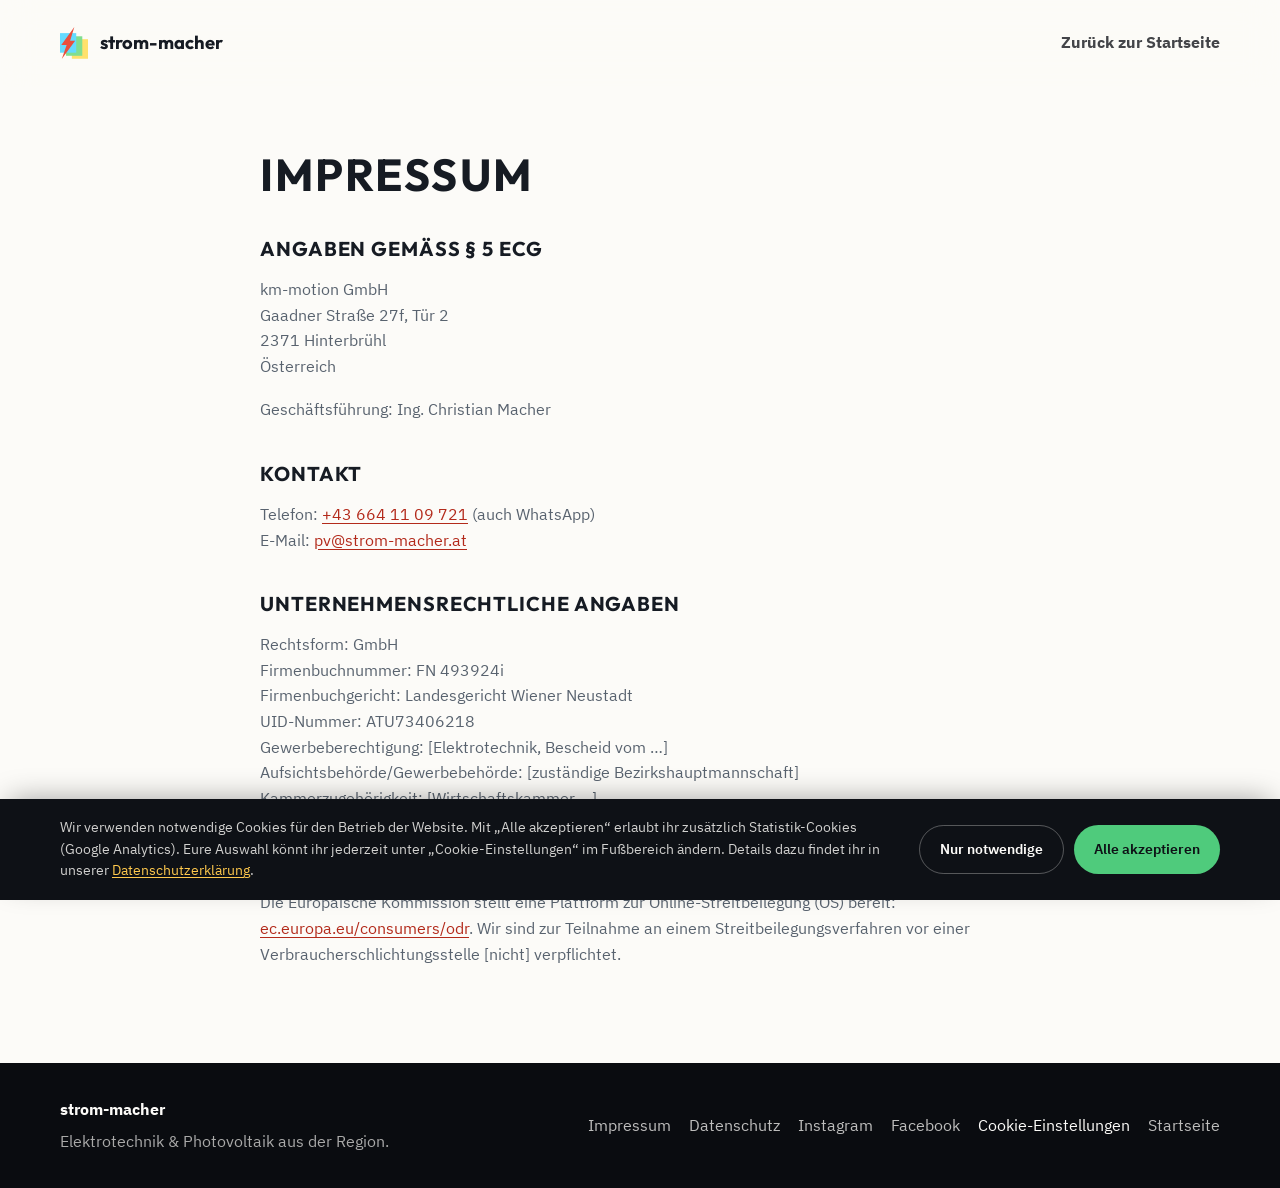
<file: impressum.html>
<!doctype html>
<html lang="de">
<head>
<!-- Google tag (gtag.js) -->
<script async src="https://www.googletagmanager.com/gtag/js?id=G-6E629WEGM2"></script>
<script>
  window.dataLayer = window.dataLayer || [];
  function gtag(){dataLayer.push(arguments);}
  gtag('js', new Date());
  (function(){
    var granted = false;
    try { granted = localStorage.getItem('sm_cookie_consent') === 'accepted'; } catch(e){}
    gtag('consent', 'default', {
      'ad_storage': granted ? 'granted' : 'denied',
      'ad_user_data': granted ? 'granted' : 'denied',
      'ad_personalization': granted ? 'granted' : 'denied',
      'analytics_storage': granted ? 'granted' : 'denied',
      'wait_for_update': 500
    });
  })();
  gtag('config', 'G-6E629WEGM2');
</script>
<meta charset="utf-8" />
<meta name="viewport" content="width=device-width, initial-scale=1" />
<title>Impressum | strom-macher</title>
<meta name="description" content="Impressum der km-motion GmbH – strom-macher, Elektrotechnik &amp; Photovoltaik, 2371 Hinterbrühl." />
<meta name="robots" content="noindex" />
<meta name="theme-color" content="#0E1116" />
<link rel="icon" href="favicon.ico" sizes="any" />
<link rel="icon" type="image/png" sizes="32x32" href="assets/favicon-32.png" />
<link rel="apple-touch-icon" sizes="180x180" href="assets/favicon-180.png" />
<link rel="stylesheet" href="legal.css" />
</head>
<body>
<a class="skip-link" href="#main">Zum Inhalt springen</a>

<header class="site-header">
<nav class="nav" aria-label="Hauptnavigation">
<a class="brand" href="index.html" aria-label="strom-macher Startseite">
<img class="brand-mark" src="assets/logo-mark.svg" alt="" width="28" height="32" />
<span>strom-macher</span>
</a>
<div class="nav-menu nav-menu-static">
<a href="index.html">Zurück zur Startseite</a>
</div>
</nav>
</header>

<main id="main" class="container legal">
<h1>Impressum</h1>

<h2>Angaben gemäß § 5 ECG</h2>
<p>
km-motion GmbH<br />
Gaadner Straße 27f, Tür 2<br />
2371 Hinterbrühl<br />
Österreich
</p>
<p>Geschäftsführung: Ing. Christian Macher</p>

<h2>Kontakt</h2>
<p>
Telefon: <a href="tel:+436641109721">+43 664 11 09 721</a> (auch WhatsApp)<br />
E-Mail: <a href="mailto:pv@strom-macher.at">pv@strom-macher.at</a>
</p>

<h2>Unternehmensrechtliche Angaben</h2>
<p>
Rechtsform: GmbH<br />
Firmenbuchnummer: FN 493924i<br />
Firmenbuchgericht: Landesgericht Wiener Neustadt<br />
UID-Nummer: ATU73406218<br />
Gewerbeberechtigung: [Elektrotechnik, Bescheid vom …]<br />
Aufsichtsbehörde/Gewerbebehörde: [zuständige Bezirkshauptmannschaft]<br />
Kammerzugehörigkeit: [Wirtschaftskammer …]
</p>

<h2>Streitschlichtung</h2>
<p>
Die Europäische Kommission stellt eine Plattform zur Online-Streitbeilegung (OS) bereit:
<a href="https://ec.europa.eu/consumers/odr" target="_blank" rel="noopener">ec.europa.eu/consumers/odr</a>.
Wir sind zur Teilnahme an einem Streitbeilegungsverfahren vor einer Verbraucherschlichtungsstelle [nicht] verpflichtet.
</p>
</main>

<footer class="footer on-dark">
<div class="container footer-grid">
<div><strong>strom-macher</strong><p>Elektrotechnik &amp; Photovoltaik aus der Region.</p></div>
<div class="footer-links">
<a href="impressum.html">Impressum</a>
<a href="datenschutz.html">Datenschutz</a>
<a href="https://www.instagram.com/strom_macher.official/" target="_blank" rel="noopener">Instagram</a>
<a href="https://www.facebook.com/profile.php?id=61579728248005" target="_blank" rel="noopener">Facebook</a>
<button type="button" data-cookie-settings>Cookie-Einstellungen</button>
<a href="index.html#top">Startseite</a>
</div>
</div>
</footer>

<div class="cookie-banner" id="cookie-banner" role="dialog" aria-live="polite" aria-label="Cookie-Hinweis" hidden>
  <div class="cookie-banner-inner">
    <p>Wir verwenden notwendige Cookies für den Betrieb der Website. Mit „Alle akzeptieren“ erlaubt ihr zusätzlich Statistik-Cookies (Google Analytics). Eure Auswahl könnt ihr jederzeit unter „Cookie-Einstellungen“ im Fußbereich ändern. Details dazu findet ihr in unserer <a href="datenschutz.html">Datenschutzerklärung</a>.</p>
    <div class="cookie-banner-actions">
      <button type="button" class="cookie-btn cookie-btn-decline" id="cookie-decline">Nur notwendige</button>
      <button type="button" class="cookie-btn cookie-btn-accept" id="cookie-accept">Alle akzeptieren</button>
    </div>
  </div>
</div>

<style>
.cookie-banner{position:fixed;left:0;right:0;bottom:0;z-index:60;background:var(--ink-900,#0E1116);color:var(--paper,#FCFBF8);padding:18px 20px;box-shadow:0 -8px 30px -10px rgba(0,0,0,.4)}
.cookie-banner[hidden]{display:none}
.footer-links button[data-cookie-settings]{background:none;border:0;padding:0;font:inherit;color:inherit;cursor:pointer}
.footer-links button[data-cookie-settings]:hover{text-decoration:underline}
.cookie-banner-inner{width:min(1160px,calc(100% - 40px));margin:0 auto;display:flex;flex-wrap:wrap;align-items:center;justify-content:space-between;gap:16px}
.cookie-banner-inner p{margin:0;flex:1 1 380px;font-size:14px;line-height:1.55;color:rgba(252,251,248,.82)}
.cookie-banner-inner a{color:var(--amber-bright,#FFC94D);text-decoration:underline;text-underline-offset:2px}
.cookie-banner-actions{display:flex;gap:10px;flex-wrap:wrap}
.cookie-btn{border:none;border-radius:99px;padding:12px 20px;font-weight:600;font-size:14px;cursor:pointer;white-space:nowrap;font-family:inherit}
.cookie-btn-decline{background:transparent;border:1px solid rgba(252,251,248,.3);color:var(--paper,#FCFBF8)}
.cookie-btn-accept{background:var(--green-bright,#4FCB7C);color:var(--ink-900,#0E1116)}
@media (max-width:560px){.cookie-banner-inner{flex-direction:column;align-items:stretch}.cookie-banner-actions{justify-content:stretch}.cookie-btn{flex:1}}
</style>

<script>
(function(){
  var KEY='sm_cookie_consent';
  function setGtag(v){
    if(typeof gtag === 'function'){
      gtag('consent', 'update', {'ad_storage':v,'ad_user_data':v,'ad_personalization':v,'analytics_storage':v});
    }
  }
  try{
    var state=localStorage.getItem(KEY);
    var banner=document.getElementById('cookie-banner');
    if(!banner) return;
    if(!state){ banner.hidden=false; }
    var accept=document.getElementById('cookie-accept');
    var decline=document.getElementById('cookie-decline');
    if(accept) accept.addEventListener('click', function(){
      localStorage.setItem(KEY,'accepted');
      banner.hidden=true;
      setGtag('granted');
    });
    if(decline) decline.addEventListener('click', function(){
      var was=localStorage.getItem(KEY);
      localStorage.setItem(KEY,'declined');
      banner.hidden=true;
      setGtag('denied');
      if(was==='accepted') location.reload();
    });
    var links=document.querySelectorAll('[data-cookie-settings]');
    for(var i=0;i<links.length;i++){ links[i].addEventListener('click', function(){ banner.hidden=false; }); }
  }catch(e){}
})();
</script>
</body>
</html>
</file>
<file: styles.css>
/* Markenschriften selbst gehostet (SIL OFL 1.1) – keine Verbindung zu Google.
   Outfit: Überschriften, Logo, große Zahlen · IBM Plex Sans: Fließtext, UI */
@font-face{font-family:"Outfit";font-style:normal;font-weight:700;font-display:swap;src:url("assets/fonts/outfit-700.woff2") format("woff2")}
@font-face{font-family:"IBM Plex Sans";font-style:normal;font-weight:400;font-display:swap;src:url("assets/fonts/ibm-plex-sans-400.woff2") format("woff2")}
@font-face{font-family:"IBM Plex Sans";font-style:normal;font-weight:500;font-display:swap;src:url("assets/fonts/ibm-plex-sans-500.woff2") format("woff2")}
@font-face{font-family:"IBM Plex Sans";font-style:normal;font-weight:600;font-display:swap;src:url("assets/fonts/ibm-plex-sans-600.woff2") format("woff2")}
@font-face{font-family:"IBM Plex Sans";font-style:normal;font-weight:700;font-display:swap;src:url("assets/fonts/ibm-plex-sans-700.woff2") format("woff2")}
/* strom-macher – Rework 2026
   Papier/Tinte + drei Spartenfarben, roter Blitz als Akzent. */
:root{
  --ink-900:#0E1116; --ink-800:#161B23; --ink-500:#59636F; --ink-400:#767F8B;
  --paper:#FCFBF8; --paper-2:#F4F2EC; --line:rgba(14,17,22,.10);
  --green-bright:#4FCB7C; --green-ink:#0B6B36;
  --amber-bright:#FFC94D; --amber-ink:#8A5A06;
  --azure-ink:#0B5E8E;
  --red-base:#DC3E2C; --red-ink:#B32A1B; --red-bright:#F2604F;
  --ease-out:cubic-bezier(.23,1,.32,1);
  --font-head:"Outfit","Helvetica Neue",Helvetica,Arial,sans-serif;
  --font-body:"IBM Plex Sans",ui-sans-serif,system-ui,-apple-system,"Segoe UI",Helvetica,sans-serif;
  --font-brand:"Outfit",ui-sans-serif,system-ui,sans-serif;
}
*,*::before,*::after{box-sizing:border-box}
html{scroll-behavior:smooth;-webkit-text-size-adjust:100%}
body{margin:0;background:var(--paper);color:var(--ink-800);font-family:var(--font-body);line-height:1.6;-webkit-font-smoothing:antialiased}
h1,h2,h3{margin:0;font-family:var(--font-head);font-weight:700;letter-spacing:-.02em;text-wrap:balance}
p{margin:0;text-wrap:pretty}
/* height:auto, weil die width/height-Attribute im HTML sonst als
   feste CSS-Höhe wirken und das Bild bei width:100% verzerren. */
img{display:block;max-width:100%;height:auto}
a{color:var(--red-ink);text-decoration:none}
a:hover{color:var(--red-base)}
button,input,select,textarea{font:inherit;color:inherit}
::selection{background:var(--amber-bright);color:var(--ink-900)}
.sr-only{position:absolute;width:1px;height:1px;overflow:hidden;clip:rect(0 0 0 0);white-space:nowrap}
.wrap{max-width:1180px;margin:0 auto;padding:0 24px}
.eyebrow{font-size:12px;font-weight:700;letter-spacing:.16em;text-transform:uppercase;color:var(--ink-500)}
.mono{font-family:ui-monospace,SFMono-Regular,Menlo,monospace}

/* Header */
.site-header{position:sticky;top:0;z-index:40;background:rgba(252,251,248,.86);backdrop-filter:blur(12px);border-bottom:1px solid var(--line)}
.nav{max-width:1180px;margin:0 auto;padding:14px 24px;display:flex;align-items:center;gap:24px}
.brand{display:flex;align-items:center;gap:10px;color:var(--ink-900)}
.brand span{font-family:var(--font-brand);font-weight:700;font-size:16px;letter-spacing:0}
.brand img{width:28px;height:auto}
.nav-menu{margin-left:auto;display:flex;align-items:center;gap:26px}
.nav-menu a{color:var(--ink-500);font-size:14.5px}
.nav-menu a:hover{color:var(--ink-900)}
.nav-toggle{display:none}
.call{display:flex;align-items:center;gap:8px;padding:9px 16px;border-radius:99px;background:var(--ink-900);color:var(--paper)!important;font-size:14px;font-weight:600;transition:transform 160ms var(--ease-out),background 180ms ease}
.call:hover{background:#242B36}
.call:active{transform:scale(.97)}
.dot{width:7px;height:7px;border-radius:99px;background:var(--green-bright)}

/* Buttons */
.btn{display:inline-flex;align-items:center;gap:10px;padding:15px 26px;border:none;border-radius:99px;font-weight:600;font-size:15.5px;cursor:pointer;transition:transform 160ms var(--ease-out),background 180ms ease,border-color 180ms ease}
.btn:active{transform:scale(.97)}
.btn-primary{background:var(--red-base);color:var(--paper)!important;box-shadow:0 8px 20px -8px rgba(220,62,44,.6)}
.btn-primary:hover{background:var(--red-ink)}
.btn-ghost{border:1px solid rgba(14,17,22,.18);background:transparent;color:var(--ink-900)!important}
.btn-ghost:hover{border-color:var(--ink-900)}
.btn-dark{border:1px solid rgba(252,251,248,.28);background:transparent;color:var(--paper)!important}
.btn-dark:hover{background:rgba(252,251,248,.10)}

/* Hero */
.hero{padding:76px 24px 8px}
.hero-grid{display:grid;grid-template-columns:1.05fr .95fr;gap:56px;align-items:end}
.hero-copy{display:flex;flex-direction:column;gap:26px}
.hero-eyebrow{display:flex;align-items:center;gap:10px;font-size:12px;font-weight:700;letter-spacing:.16em;text-transform:uppercase;color:var(--red-ink)}
.hero-eyebrow::before{content:"";width:26px;height:1px;background:var(--red-base)}
.hero h1{font-size:clamp(40px,5.4vw,72px);line-height:1.02}
.hero-sub{max-width:30em;font-size:19px;color:var(--ink-500)}
.hero-actions{display:flex;flex-wrap:wrap;gap:12px;padding-top:4px}
.hero-photo{position:relative}
.hero-photo img{width:100%;border-radius:20px;box-shadow:0 2px 6px rgba(14,17,22,.06),0 32px 70px -20px rgba(14,17,22,.22)}

/* Fakten */
.facts{padding-top:56px}
.facts-grid{display:grid;grid-template-columns:repeat(4,1fr);gap:1px;background:var(--line);border-radius:16px;overflow:hidden}
.fact{background:var(--paper);padding:22px 20px;display:flex;flex-direction:column;gap:6px}
.fact b{font-size:26px;font-family:var(--font-head)}
.fact span{font-size:13.5px;line-height:1.45;color:var(--ink-500)}

/* Sektionen */
.section{padding-top:96px}
.section-head{display:grid;grid-template-columns:.85fr 1.15fr;gap:48px;align-items:start;padding-bottom:44px}
.section-head h2,.head-simple h2{font-size:clamp(28px,3.4vw,42px);line-height:1.1}
.section-head .lead{font-size:17.5px;line-height:1.65;color:var(--ink-500);padding-top:38px}
.head-simple{display:flex;flex-direction:column;gap:14px}

/* Leistungen */
.services{display:flex;flex-direction:column;gap:18px}
.service{display:grid;grid-template-columns:.42fr .58fr;border:1px solid var(--line);border-radius:22px;overflow:hidden;background:#fff}
.service .media{position:relative;min-height:300px;display:flex;align-items:flex-end;padding:22px}
.service .media img{position:absolute;inset:0;width:100%;height:100%;object-fit:cover}
.pattern-azure{background:repeating-linear-gradient(135deg,#E7F3FB 0 10px,#DCEDF8 10px 20px)}
.pattern-amber{background:repeating-linear-gradient(135deg,#FBF1DA 0 10px,#F7E9C9 10px 20px)}
.ph{font-size:11.5px;letter-spacing:.04em;background:rgba(252,251,248,.9);padding:6px 10px;border-radius:8px}
.ph-azure{color:var(--azure-ink)} .ph-amber{color:var(--amber-ink)}
.service-copy{padding:40px 44px;display:flex;flex-direction:column;gap:16px}
.service-copy h3{font-size:27px;line-height:1.15}
.service-copy p{font-size:16.5px;color:var(--ink-500)}
.kicker{font-size:12px;font-weight:700;letter-spacing:.14em;text-transform:uppercase}
.kicker-azure{color:var(--azure-ink)} .kicker-green{color:var(--green-ink)} .kicker-amber{color:var(--amber-ink)}
.tags{margin:0;padding:0;list-style:none;display:flex;flex-wrap:wrap;gap:8px}
.tags li{padding:7px 13px;border-radius:99px;font-size:13.5px;font-weight:500}
.tags-azure li{background:#F0F7FC;color:var(--azure-ink)}
.tags-green li{background:#EEF8F1;color:var(--green-ink)}
.tags-amber li{background:#FDF6E7;color:var(--amber-ink)}

/* Rechner */
.dark{margin-top:96px;background:var(--ink-900);color:var(--paper)}
.dark .wrap{padding:84px 24px}
.dark-grid{display:grid;grid-template-columns:.9fr 1.1fr;gap:64px;align-items:start}
.dark-copy{display:flex;flex-direction:column;gap:18px}
.dark-copy p{font-size:17px;line-height:1.65;color:rgba(252,251,248,.66)}
.eyebrow-green{color:var(--green-bright)} .eyebrow-amber{color:var(--amber-bright)}
.panel{background:var(--ink-800);border:1px solid rgba(252,251,248,.10);border-radius:22px;padding:34px;display:flex;flex-direction:column;gap:28px}
.slider-row{display:flex;flex-direction:column;gap:10px}
.slider-row>span{display:flex;justify-content:space-between;align-items:baseline;font-size:14.5px;color:rgba(252,251,248,.7)}
.slider-row b{font-size:17px;color:var(--paper);font-variant-numeric:tabular-nums}
input[type=range]{-webkit-appearance:none;appearance:none;width:100%;background:transparent}
input[type=range]::-webkit-slider-runnable-track{height:4px;border-radius:99px;background:rgba(252,251,248,.18)}
input[type=range]::-webkit-slider-thumb{-webkit-appearance:none;width:22px;height:22px;margin-top:-9px;border-radius:99px;background:var(--paper);border:3px solid var(--ink-800);box-shadow:0 1px 4px rgba(0,0,0,.4);cursor:grab}
input[type=range]::-moz-range-track{height:4px;border-radius:99px;background:rgba(252,251,248,.18)}
input[type=range]::-moz-range-thumb{width:18px;height:18px;border:3px solid var(--ink-800);border-radius:99px;background:var(--paper)}
input[type=range]:active::-webkit-slider-thumb{transform:scale(.94)}
.toggles{display:flex;gap:10px;flex-wrap:wrap}
.toggle{padding:12px 18px;border-radius:99px;font-size:14.5px;font-weight:600;cursor:pointer;border:1px solid rgba(252,251,248,.18);background:transparent;color:rgba(252,251,248,.6);transition:transform 160ms var(--ease-out),background 180ms ease,color 180ms ease,border-color 180ms ease}
.toggle:active{transform:scale(.97)}
.toggle[aria-pressed=true]{border-color:var(--green-bright);background:rgba(79,203,124,.14);color:var(--green-bright)}
.rule{height:1px;background:rgba(252,251,248,.10)}
.results{display:grid;grid-template-columns:repeat(3,1fr);gap:20px}
.result{display:flex;flex-direction:column;gap:4px}
.result span{font-size:12px;letter-spacing:.1em;text-transform:uppercase;color:rgba(252,251,248,.5)}
.result b{font-size:26px;font-family:var(--font-head);font-variant-numeric:tabular-nums}
.result.good b{color:var(--green-bright)}
.fine{font-size:13px;line-height:1.5;color:rgba(252,251,248,.45)}

/* Projekte */
.proj-head{display:flex;flex-wrap:wrap;justify-content:space-between;align-items:flex-end;gap:24px;padding-bottom:32px}
.tabs{display:flex;gap:8px;padding:5px;border-radius:99px;background:var(--paper-2)}
.tab{padding:12px 18px;border:none;border-radius:99px;background:transparent;color:var(--ink-500);font-size:14.5px;font-weight:600;cursor:pointer;transition:transform 160ms var(--ease-out),background 180ms ease,color 180ms ease}
.tab:active{transform:scale(.97)}
.tab[aria-selected=true]{background:var(--ink-900);color:var(--paper)}
.panel-projects[hidden]{display:none}
.cards{display:grid;grid-template-columns:repeat(3,1fr);gap:20px}
.card{display:flex;flex-direction:column;gap:14px}
.card img,.card .media{width:100%;aspect-ratio:4/3;object-fit:cover;border-radius:18px}
.card .media{display:flex;align-items:flex-end;padding:16px}
.card h3{font-size:19px}
.card p{font-size:15px;line-height:1.55;color:var(--ink-500)}
.card-meta{display:flex;flex-direction:column;gap:5px}
.card-kicker{font-size:11.5px;font-weight:700;letter-spacing:.12em;text-transform:uppercase}
.note{font-size:13.5px;color:var(--ink-400);padding-top:18px}

/* Ablauf */
.steps{display:flex;flex-direction:column}
.step{display:grid;grid-template-columns:64px 1fr;gap:20px;padding:24px 0;border-top:1px solid var(--line)}
.step:last-child{border-bottom:1px solid var(--line)}
.step>span{font-family:var(--font-head);font-size:15px;font-weight:700;color:var(--red-ink);letter-spacing:.06em}
.step h3{font-size:20px}
.step p{font-size:16px;line-height:1.55;color:var(--ink-500)}
.step-copy{display:flex;flex-direction:column;gap:6px}

/* Team */
.team{display:grid;grid-template-columns:1fr 1fr;gap:56px;align-items:center}
.team img{width:100%;border-radius:20px;box-shadow:0 18px 44px -12px rgba(14,17,22,.18)}
.team-copy{display:flex;flex-direction:column;gap:16px}
.team-copy h2{font-size:clamp(28px,3.4vw,40px);line-height:1.1}
.team-copy p{font-size:17px;line-height:1.65;color:var(--ink-500)}

/* Kontakt */
.contact-details{display:flex;flex-direction:column;gap:12px;padding-top:12px}
.contact-phone{display:flex;align-items:center;gap:12px;font-size:19px;color:var(--paper)!important;font-weight:600}
.contact-phone:hover,.contact-mail:hover{color:var(--amber-bright)!important}
.contact-mail{font-size:17px;color:rgba(252,251,248,.8)!important}
.contact-addr{font-size:15px;color:rgba(252,251,248,.45)}
.form{background:var(--ink-800);border:1px solid rgba(252,251,248,.10);border-radius:22px;padding:32px;display:flex;flex-direction:column;gap:18px}
.form-row{display:grid;grid-template-columns:1fr 1fr;gap:16px}
.form label{display:flex;flex-direction:column;gap:8px;font-size:13.5px;color:rgba(252,251,248,.66)}
.form label .optional{font-weight:400;opacity:.6;text-transform:none}
.form input,.form select,.form textarea{padding:13px 14px;border-radius:12px;border:1px solid rgba(252,251,248,.16);background:var(--ink-900);color:var(--paper);font-size:15.5px}
.form textarea{resize:vertical}
.form input:focus-visible,.form select:focus-visible,.form textarea:focus-visible{outline:2px solid var(--amber-bright);outline-offset:2px}
.form .btn{align-self:flex-start}
.form-status{font-size:13px;line-height:1.5;color:rgba(252,251,248,.45)}
.form-legal{font-size:12.5px;line-height:1.5;color:rgba(252,251,248,.45)}
.form-legal a,.form-urgent a{color:inherit;text-decoration:underline}
.form-urgent{font-size:14px;line-height:1.5;color:var(--paper);background:rgba(252,251,248,.06);border-left:3px solid var(--amber-bright);border-radius:8px;padding:12px 14px}
.form-urgent[hidden]{display:none}
.form-hp{position:absolute!important;left:-10000px;top:auto;width:1px;height:1px;overflow:hidden}

/* Footer */
.footer{background:#0A0C10;color:rgba(252,251,248,.6);border-top:1px solid rgba(252,251,248,.08)}
.footer-inner{max-width:1180px;margin:0 auto;padding:36px 24px;display:flex;flex-wrap:wrap;gap:24px;align-items:center;justify-content:space-between}
.footer-brand{display:flex;align-items:center;gap:12px;font-size:14px}
.footer-brand img{width:25px;height:auto}
.footer-links{display:flex;flex-wrap:wrap;gap:12px 24px;font-size:14px}
.footer-links a{color:rgba(252,251,248,.6)}
.footer-links a:hover{color:var(--paper)}

:focus-visible{outline:2px solid var(--red-base);outline-offset:3px}
.dark :focus-visible{outline-color:var(--amber-bright)}

/* Hover nur auf echten Zeigergeräten */
@media (hover:none){.call:hover,.btn:hover{background:inherit}}

/* Responsive */
@media (max-width:1000px){
  .hero-grid,.section-head,.dark-grid,.team{grid-template-columns:1fr;gap:32px}
  .section-head .lead{padding-top:0}
  .facts-grid{grid-template-columns:1fr 1fr}
  .service{grid-template-columns:1fr}
  .service .media{min-height:220px}
  .service-copy{padding:28px}
  .cards,.results{grid-template-columns:1fr}
  .results{gap:16px}
  .team img{order:2}
}
@media (max-width:760px){
  .nav-menu{position:absolute;top:100%;left:0;right:0;flex-direction:column;align-items:stretch;gap:0;background:var(--paper);border-bottom:1px solid var(--line);padding:8px 24px 20px;display:flex;opacity:0;visibility:hidden;transform:translateY(-8px);transition:opacity 180ms var(--ease-out),transform 180ms var(--ease-out),visibility 0s linear 180ms}
  .nav-menu.open{opacity:1;visibility:visible;transform:none;transition-delay:0s}
  .nav-menu a{padding:12px 0;font-size:17px}
  .nav-menu .call{justify-content:center;margin-top:10px}
  .nav-toggle{display:flex;flex-direction:column;gap:5px;margin-left:auto;padding:10px;border:none;background:transparent;cursor:pointer}
  .nav-toggle span{display:block;width:22px;height:2px;background:var(--ink-900)}
  .nav-toggle span{transition:transform 200ms var(--ease-out),opacity 120ms ease}
  .nav-toggle[aria-expanded=true] span:nth-child(1){transform:translateY(7px) rotate(45deg)}
  .nav-toggle[aria-expanded=true] span:nth-child(2){opacity:0}
  .nav-toggle[aria-expanded=true] span:nth-child(3){transform:translateY(-7px) rotate(-45deg)}
  .hero{padding-top:48px}
  .facts-grid{grid-template-columns:1fr}
  .form-row{grid-template-columns:1fr}
  .proj-head{align-items:flex-start}
  .tabs{width:100%;overflow:auto}
}
@media (prefers-reduced-motion:reduce){*{animation:none!important;transition-duration:1ms!important}html{scroll-behavior:auto}}

/* ---------- FAQ ---------- */
.faq-head{padding-top:64px;display:flex;flex-direction:column;gap:14px;max-width:760px}
.faq-head h1{font-size:clamp(30px,5vw,48px);line-height:1.1}
.faq-list{margin-top:52px;max-width:860px}
.faq-group{font-size:18px;margin:44px 0 14px;padding-bottom:10px;border-bottom:1px solid var(--line)}
.faq-group:first-child{margin-top:0}
.faq-item{background:#fff;border:1px solid var(--line);border-radius:16px;margin-bottom:10px;overflow:hidden}
.faq-item summary{cursor:pointer;list-style:none;display:flex;align-items:center;
  min-height:56px;padding:16px 52px 16px 20px;position:relative;
  font-weight:600;font-size:16px;line-height:1.4;color:var(--ink-900)}
.faq-item summary::-webkit-details-marker{display:none}
.faq-item summary::after{content:"";position:absolute;right:20px;top:50%;width:12px;height:12px;margin-top:-6px;
  background:linear-gradient(var(--red-base),var(--red-base)) center/12px 2px no-repeat,
             linear-gradient(var(--red-base),var(--red-base)) center/2px 12px no-repeat;
  transition:transform 200ms var(--ease-out)}
.faq-item[open] summary::after{transform:rotate(45deg)}
.faq-item[open] summary{border-bottom:1px solid var(--line)}
.faq-item summary:focus-visible{outline:3px solid var(--red-base);outline-offset:-3px}
.faq-answer{padding:16px 20px 22px;color:var(--ink-500);font-size:16px}
.faq-answer p{margin:0}
.faq-cta{margin:64px auto 96px}
.faq-cta-inner{background:var(--paper-2);border-radius:22px;padding:36px 28px;display:flex;flex-direction:column;gap:12px;align-items:flex-start}
.faq-cta-inner h2{font-size:22px}
.faq-cta-inner p{margin:0;color:var(--ink-500);font-size:16.5px}
.faq-cta-actions{display:flex;flex-wrap:wrap;gap:12px;margin-top:12px}
@media (max-width:560px){
  .faq-head{padding-top:44px}
  .faq-cta-actions{width:100%}
  .faq-cta-actions .btn{flex:1 1 100%;justify-content:center}
}

/* ---------- FAQ-Banner auf der Startseite ---------- */
.faq-banner-wrap{margin-top:96px}
.faq-banner{display:flex;align-items:center;justify-content:space-between;gap:32px;
  padding:38px 36px;border:1px solid var(--line);border-radius:22px;background:var(--paper-2);
  color:var(--ink-900)!important;
  transition:border-color 180ms ease,transform 160ms var(--ease-out)}
.faq-banner:hover{border-color:rgba(14,17,22,.24);transform:translateY(-2px)}
.faq-banner-text{display:flex;flex-direction:column;gap:8px}
.faq-banner h2{font-size:clamp(21px,2.4vw,27px);line-height:1.2}
.faq-banner-sub{margin:0;color:var(--ink-500);font-size:16.5px;max-width:46em}
.faq-banner-cta{display:inline-flex;align-items:center;gap:9px;flex:none;
  padding:14px 24px;border-radius:99px;background:var(--ink-900);color:var(--paper);
  font-size:15px;font-weight:600}
@media (max-width:760px){
  .faq-banner{flex-direction:column;align-items:flex-start;gap:22px;padding:30px 24px}
  .faq-banner-cta{width:100%;justify-content:center}
}

/* ---------- Blog ---------- */
.pattern-green{background:repeating-linear-gradient(135deg,#EAF8EE 0 10px,#DFF3E5 10px 20px)}
.ph-green{color:var(--green-ink)}

.blog-grid{display:grid;grid-template-columns:repeat(3,1fr);gap:20px}
.blog-card{display:flex;flex-direction:column;background:#fff;border:1px solid var(--line);border-radius:20px;overflow:hidden;color:var(--ink-900)!important;transition:border-color 180ms ease,transform 160ms var(--ease-out)}
.blog-card:hover{border-color:rgba(14,17,22,.24);transform:translateY(-3px)}
.blog-card .media{aspect-ratio:4/3;display:flex;align-items:flex-start;justify-content:flex-end;padding:16px}
.blog-card-body{padding:22px 22px 24px;display:flex;flex-direction:column;gap:12px}
.blog-meta-line{font-size:13px;color:var(--ink-400)}
.blog-card-body h3{font-size:19px;line-height:1.3}
.blog-card-body p{font-size:15px;line-height:1.55;color:var(--ink-500)}
.blog-readmore{margin-top:4px;font-size:14px;font-weight:600;color:var(--red-ink)}
.blog-card:hover .blog-readmore{color:var(--red-base)}
.blog-lead{max-width:640px}

/* Einzelner Blogbeitrag */
.post-eyebrow{display:flex;align-items:center;gap:10px;font-size:12px;font-weight:700;letter-spacing:.16em;text-transform:uppercase}
.post-eyebrow::before{content:"";width:26px;height:1px;background:currentColor}
.post-head{padding-top:64px;display:flex;flex-direction:column;gap:16px;max-width:760px}
.post-head h1{font-size:clamp(30px,4.6vw,46px);line-height:1.1}
.post-meta{display:flex;flex-wrap:wrap;gap:10px;font-size:14.5px;color:var(--ink-500)}
.post-meta span:not(:last-child)::after{content:"·";margin-left:10px;color:var(--ink-400)}
.post-hero-media{margin-top:36px;border-radius:22px;overflow:hidden}
.post-hero-media .media{aspect-ratio:21/9;display:flex;align-items:center;justify-content:center}
.post-body{max-width:720px;margin:52px auto 0;display:flex;flex-direction:column;gap:22px}
.post-body h2{font-size:clamp(22px,2.6vw,28px);line-height:1.2;padding-top:14px}
.post-body h3{font-size:19px;line-height:1.3}
.post-body p{font-size:17px;line-height:1.7;color:var(--ink-800)}
.post-body ul,.post-body ol{margin:0;padding-left:22px;display:flex;flex-direction:column;gap:8px;font-size:17px;line-height:1.6;color:var(--ink-800)}
.post-body li::marker{color:var(--red-ink);font-weight:700}
.callout{background:var(--paper-2);border-left:3px solid var(--red-base);border-radius:0 16px 16px 0;padding:20px 24px;font-size:15.5px;line-height:1.6;color:var(--ink-500)}
.callout b{color:var(--ink-900)}
.post-back{display:inline-flex;align-items:center;gap:8px;font-size:14px;font-weight:600;color:var(--ink-500)}
.post-back:hover{color:var(--ink-900)}
.post-related{margin:88px auto 0;max-width:1180px}
.post-related h2{font-size:22px;padding-bottom:24px}
@media (max-width:1000px){
  .blog-grid{grid-template-columns:1fr}
  .post-body{margin-top:40px}
}
@media (max-width:560px){
  .post-head{padding-top:44px}
}
/* ---------- Danke-Bubble nach Formular-Absendung ---------- */
.toast{position:fixed;left:50%;width:max-content;bottom:28px;z-index:80;max-width:calc(100% - 32px);padding:15px 26px;border-radius:99px;background:var(--red-base);color:var(--paper);font-weight:600;font-size:15.5px;line-height:1.3;text-align:center;box-shadow:0 8px 20px -8px rgba(220,62,44,.6);pointer-events:none;opacity:0;transform:translate(-50%,16px) scale(.96);transition:opacity 220ms ease,transform 260ms var(--ease-out)}
.toast.is-visible{opacity:1;transform:translate(-50%,0) scale(1)}
@media (prefers-reduced-motion:reduce){.toast{transition:opacity 150ms linear;transform:translate(-50%,0)}.toast.is-visible{transform:translate(-50%,0)}}

/* ---------- Bewegung: kleine Feinheiten (Stand 10/2026) ---------- */
/* Logo wirkt wie ein Home-Button: kurzes Druck-Feedback */
.brand{transition:transform 160ms var(--ease-out)}
.brand:active{transform:scale(.97)}

/* Referenzen-Tabs: neues Bilderraster blendet weich ein (erst nach dem ersten Klick aktiv) */
.proj-interacted .panel-projects:not([hidden]){animation:panel-in 220ms var(--ease-out) both}
@keyframes panel-in{from{opacity:0;transform:translateY(6px)}to{opacity:1;transform:none}}

/* FAQ: Antwort klappt auf (Chrome/Edge; sonst wie bisher ohne Animation) */
.faq-item{interpolate-size:allow-keywords}
.faq-item::details-content{block-size:0;opacity:0;overflow:hidden;transition:block-size 220ms var(--ease-out),opacity 220ms var(--ease-out),content-visibility 220ms allow-discrete}
.faq-item[open]::details-content{block-size:auto;opacity:1}

/* Cookie-Hinweis: fährt vom unteren Rand ein */
.cookie-banner{animation:cookie-in 260ms var(--ease-out) both}
@keyframes cookie-in{from{transform:translateY(100%);opacity:0}to{transform:none;opacity:1}}

/* Bild-Ansicht (Lightbox): Hintergrund wird unscharf, Bild wächst aus der Vorschau */
.zoomable{cursor:zoom-in}
.zoomable:focus-visible{outline:3px solid var(--red-base);outline-offset:3px}
.lightbox{position:fixed;inset:0;z-index:90;display:flex;align-items:center;justify-content:center;padding:56px 16px 48px;
  background-color:rgba(14,17,22,0);-webkit-backdrop-filter:blur(0);backdrop-filter:blur(0);
  transition:background-color 240ms var(--ease-out),-webkit-backdrop-filter 240ms var(--ease-out),backdrop-filter 240ms var(--ease-out)}
.lightbox[hidden]{display:none}
.lightbox.is-open{background-color:rgba(14,17,22,.78);-webkit-backdrop-filter:blur(10px);backdrop-filter:blur(10px)}
@supports not ((backdrop-filter:blur(1px)) or (-webkit-backdrop-filter:blur(1px))){.lightbox.is-open{background-color:rgba(14,17,22,.92)}}
.lb-figure{margin:0;display:flex;flex-direction:column;align-items:center;gap:14px;max-width:100%}
.lb-img{display:block;max-width:min(100%,var(--lb-w,100%));max-height:calc(100dvh - 150px);width:auto;height:auto;border-radius:14px;box-shadow:0 24px 70px -20px rgba(0,0,0,.6);transform-origin:center center;opacity:0}
.lb-img.is-settled{opacity:1;transition:transform 280ms var(--ease-out),opacity 200ms var(--ease-out)}
.lb-cap{max-width:42em;text-align:center;font-size:14px;line-height:1.5;color:rgba(252,251,248,.82);opacity:0;transition:opacity 200ms var(--ease-out) 120ms}
.lightbox.is-open .lb-cap{opacity:1}
.lb-btn{position:absolute;display:flex;align-items:center;justify-content:center;width:44px;height:44px;border:0;border-radius:99px;background:rgba(252,251,248,.14);color:var(--paper);cursor:pointer;opacity:0;transition:opacity 200ms var(--ease-out),transform 160ms var(--ease-out),background 180ms ease}
.lightbox.is-open .lb-btn{opacity:1}
.lb-btn:active{transform:scale(.94)}
.lb-btn:focus-visible{outline:3px solid var(--amber-bright);outline-offset:2px}
.lb-close{top:max(12px,env(safe-area-inset-top));right:14px}
.lb-prev{left:14px;top:50%;margin-top:-22px}
.lb-next{right:14px;top:50%;margin-top:-22px}
.lb-btn[hidden]{display:none}
@media (hover:hover) and (pointer:fine){.lb-btn:hover{background:rgba(252,251,248,.26)}}
@media (max-width:760px){.lb-prev,.lb-next{top:auto;bottom:max(14px,env(safe-area-inset-bottom));margin-top:0}.lightbox{padding:60px 12px 76px}}
</file>
<file: aktion/assets/lp.css>
/* Hallmark · shape: kept · genre: editorial · theme: brand · redesign: polish
 * paper: oklch(0.99 0.004 85) · accent: oklch(0.49 0.16 32) · display: Outfit · body: IBM Plex Sans · hero: kept · nav: kept · footer: kept · signature: kept (das Teamfoto, „Die Leute, die dann auch kommen“)
 * axes: paper/outfit/red · posture: kept · contrast: pass · fold: pass · v2.0.0 */
/* Hallmark · pre-emit critique: P4 H4 E4 S4 R4 V4 · weakest: E, die Seite war lang und das Formular weit unten; Formular direkt unter den Hero geholt, Text gekürzt */
/* Hallmark · waive 38iii · the whole second hero line is amber, once, in the hero only · the amber second line is the strom-macher Markenzeile from the ad copy */
/* Hallmark · waive 1 · Outfit self-hosted from /assets/fonts like strom-macher.at · Outfit is the strom-macher brand face, the logo wordmark is set in it */
/* Hallmark · dismissed render · fonts load over http (checked with Playwright: Outfit 700, IBM Plex Sans 400/500/600); the file:// render cannot reach ../../assets/fonts */
/* Hallmark · dismissed 72 · closed <details> in the FAQ measure negative, the open answer has 20px padding */
/* Brand note: the tracked-caps kicker (gates 54, 67) stays on purpose. strom-macher-design §4 allows it, and the landing pages match strom-macher.at. */

/* strom-macher · Landing Pages (Meta-Werbung)
   Gemeinsames Stylesheet für /aktion/referenz/ und /aktion/elektriker/.
   Farben und Schriften wie strom-macher.at (Farbwelt „Tinte & Papier“, strom-macher-design §3c/§4).
   Schriften selbst gehostet aus /assets/fonts/ – nie von Google laden. */

@font-face { font-family: "Outfit"; font-style: normal; font-weight: 700; font-display: swap; src: url("../../assets/fonts/outfit-700.woff2") format("woff2"); }
@font-face { font-family: "IBM Plex Sans"; font-style: normal; font-weight: 400; font-display: swap; src: url("../../assets/fonts/ibm-plex-sans-400.woff2") format("woff2"); }
@font-face { font-family: "IBM Plex Sans"; font-style: normal; font-weight: 500; font-display: swap; src: url("../../assets/fonts/ibm-plex-sans-500.woff2") format("woff2"); }
@font-face { font-family: "IBM Plex Sans"; font-style: normal; font-weight: 600; font-display: swap; src: url("../../assets/fonts/ibm-plex-sans-600.woff2") format("woff2"); }

:root {
  --ink-900: #0E1116;
  --ink-800: #161B23;
  --ink-500: #59636F;
  --ink-400: #767F8B;
  --paper: #FCFBF8;
  --paper-2: #F4F2EC;
  --card: #FFFEFC;
  --on-dark: #FCFBF8;
  --on-dark-2: rgba(252, 251, 248, .80);
  --line: rgba(14, 17, 22, .10);
  --line-dark: rgba(252, 251, 248, .16);
  --field: #8A929C;            /* Feldrand, 3:1 auf Papier */
  --green-bright: #4FCB7C;
  --green-ink: #0B6B36;
  --green-wash: #E0F4E7;
  --amber-bright: #FFC94D;
  --amber-ink: #8A5A06;
  --amber-wash: #FFF3D6;
  --azure-ink: #0B5E8E;
  --azure-wash: #E3F1F9;
  --red-base: #DC3E2C;
  --red-ink: #B32A1B;          /* Buttons: Weiß darauf 6,4:1 */
  --red-deep: #96200F;
  --red-wash: #FCE8E5;
  --red-bright: #F2604F;
  --shade-hero: rgba(14, 17, 22, .66);
  --glass-chip: rgba(252, 251, 248, .12);
  --shade-hero-2: rgba(14, 17, 22, .86);
  --shadow-btn: rgba(179, 42, 27, .26);
  --shadow-card: rgba(14, 17, 22, .07);
  --focus: #0B5E8E;
  --focus-dark: #FFC94D;
  --ease-out: cubic-bezier(.23, 1, .32, 1);
  --font-head: "Outfit", ui-sans-serif, system-ui, sans-serif;
  --font-body: "IBM Plex Sans", ui-sans-serif, system-ui, -apple-system, "Segoe UI", sans-serif;
  --wrap: 1120px;
  --gutter: clamp(16px, 4vw, 32px);
}

* { box-sizing: border-box; }

html, body { overflow-x: clip; }
html { scroll-behavior: smooth; scroll-padding-top: 76px; }
@media (prefers-reduced-motion: reduce) { html { scroll-behavior: auto; } }

body {
  margin: 0;
  background: var(--paper);
  color: var(--ink-800);
  font-family: var(--font-body);
  font-size: 16px;
  line-height: 1.6;
  -webkit-font-smoothing: antialiased;
}

::selection { background: var(--amber-bright); color: var(--ink-900); }

h1, h2, h3 {
  margin: 0;
  font-family: var(--font-head);
  font-weight: 700;
  letter-spacing: -.02em;
  text-wrap: balance;
  overflow-wrap: break-word;
  min-width: 0;
}

img { display: block; max-width: 100%; height: auto; }
a { color: var(--azure-ink); }

/* Fokus: sofort sichtbar, auf Hell blau, auf Dunkel gelb */
:focus-visible { outline: 3px solid var(--focus); outline-offset: 3px; }
.hero :focus-visible, .section-dark :focus-visible, .footer :focus-visible, .infobar :focus-visible { outline-color: var(--focus-dark); }

.wrap {
  max-width: var(--wrap);
  margin: 0 auto;
  padding-left: var(--gutter);
  padding-right: var(--gutter);
}

.sr-only {
  position: absolute; width: 1px; height: 1px;
  padding: 0; margin: -1px; overflow: hidden;
  clip: rect(0 0 0 0); white-space: nowrap; border: 0;
}

/* ---------- Infoleiste ---------- */
.infobar {
  background: var(--ink-900);
  color: var(--on-dark);
  font-size: 13px;
  padding: 8px 0;
}
.infobar .wrap {
  display: flex;
  justify-content: center;
  gap: 8px 32px;
  flex-wrap: wrap;
  text-align: center;
}
.infobar span { white-space: nowrap; }
@media (max-width: 560px) { .infobar span:nth-child(3) { display: none; } }

/* ---------- Header ---------- */
.header {
  position: sticky;
  top: 0;
  z-index: 50;
  background: var(--paper);
  border-bottom: 1px solid var(--line);
}
.header .wrap {
  display: flex;
  align-items: center;
  justify-content: space-between;
  gap: 16px;
  min-height: 64px;
}
.brand {
  display: flex;
  align-items: center;
  gap: 8px;
  text-decoration: none;
  color: var(--ink-900);
}
.brand img { width: 26px; height: 30px; }
.brand b {
  font-family: var(--font-head);
  font-weight: 700;
  font-size: 20px;
  letter-spacing: -.01em;
  white-space: nowrap;
}
.header-cta { display: flex; align-items: center; gap: 8px; }
@media (max-width: 600px) { .header-cta .btn-primary { display: none; } }

/* ---------- Buttons ---------- */
.btn {
  display: inline-flex;
  align-items: center;
  justify-content: center;
  gap: 8px;
  min-height: 48px;
  padding: 12px 24px;
  border-radius: 999px;
  border: 1px solid transparent;
  font-family: var(--font-head);
  font-weight: 700;
  font-size: 16px;
  letter-spacing: 0;
  text-decoration: none;
  cursor: pointer;
  white-space: nowrap;
  transition: transform .2s var(--ease-out), background-color .2s var(--ease-out), box-shadow .2s var(--ease-out);
}
.btn:hover { transform: translateY(-1px); }
.btn:active { transform: translateY(1px) scale(.98); }
.btn-primary {
  background: var(--red-ink);
  color: var(--on-dark);
  box-shadow: 0 8px 20px var(--shadow-btn);
}
.btn-primary:hover { background: var(--red-deep); }
.btn-primary[disabled] { background: var(--paper-2); color: var(--ink-500); box-shadow: none; cursor: progress; transform: none; }
.btn-secondary {
  background: transparent;
  color: var(--ink-900);
  border-color: var(--field);
}
.btn-secondary:hover { background: var(--paper-2); }
.btn-light {
  background: var(--card);
  color: var(--ink-900);
  border-color: var(--line);
}
.btn-light:hover { background: var(--paper-2); }
.hero .btn-light { background: transparent; color: var(--on-dark); border-color: var(--on-dark-2); }
.hero .btn-light:hover { background: var(--glass-chip); }
.btn-sm { min-height: 44px; padding: 8px 16px; font-size: 15px; }

/* ---------- Hero ---------- */
.hero {
  position: relative;
  color: var(--on-dark);
  overflow: clip;
  background: var(--ink-900);
}
.hero-media,
.hero-media img {
  position: absolute;
  inset: 0;
  width: 100%;
  height: 100%;
  object-fit: cover;
}
.hero::after {
  content: "";
  position: absolute;
  inset: 0;
  background: var(--shade-hero);
}
.hero-b::after { background: var(--shade-hero-2); }
.hero .wrap {
  position: relative;
  z-index: 2;
  padding-top: clamp(56px, 10vw, 112px);
  padding-bottom: clamp(56px, 9vw, 96px);
  max-width: 880px;
  text-align: center;
}
.eyebrow {
  display: inline-block;
  font-family: var(--font-head);
  font-weight: 700;
  font-size: 13px;
  letter-spacing: .12em;
  text-transform: uppercase;
  color: var(--amber-bright);
  margin: 0 0 16px;
}
.hero h1 {
  font-size: clamp(38px, 5.4vw, 68px);
  line-height: 1.04;
  color: var(--on-dark);
}
.hero h1 em { font-style: normal; color: var(--amber-bright); }
.hero-b h1 { font-size: clamp(34px, 5vw, 62px); }
.hero .lede {
  margin: 20px auto 0;
  max-width: 560px;
  font-size: clamp(17px, 2vw, 19px);
  line-height: 1.5;
  color: var(--on-dark-2);
}
.hero-ctas {
  margin-top: 28px;
  display: flex;
  justify-content: center;
  gap: 12px;
  flex-wrap: wrap;
}
.hero-chip {
  display: inline-flex;
  align-items: center;
  gap: 8px;
  margin-top: 24px;
  padding: 8px 16px;
  border-radius: 999px;
  background: var(--glass-chip);
  border: 1px solid var(--line-dark);
  font-size: 14px;
  font-weight: 600;
}
@media (max-width: 600px) {
  .hero .wrap { padding-top: 36px; padding-bottom: 40px; }
  .hero h1 { font-size: clamp(32px, 8.8vw, 40px); }
  .hero-b h1 { font-size: clamp(32px, 8.8vw, 40px); }
  .hero .lede { margin-top: 16px; font-size: 16px; }
  .hero-ctas { margin-top: 24px; }
  .hero-ctas .btn { width: 100%; }
  .hero-chip { margin-top: 20px; font-size: 13px; }
}

/* ---------- Sektionen ---------- */
.section { padding: clamp(64px, 9vw, 120px) 0; }
.section-alt { background: var(--paper-2); }
.section-dark { background: var(--ink-900); color: var(--on-dark); }

.kicker {
  font-family: var(--font-head);
  font-weight: 700;
  font-size: 13px;
  letter-spacing: .12em;
  text-transform: uppercase;
  color: var(--red-ink);
  margin: 0 0 8px;
}
.section-dark .kicker { color: var(--amber-bright); }
.section h2 {
  font-size: clamp(28px, 3.6vw, 42px);
  line-height: 1.12;
  max-width: 640px;
}
.section-intro {
  max-width: 560px;
  color: var(--ink-500);
  font-size: 17px;
  margin: 16px 0 0;
}
.section-dark .section-intro { color: var(--on-dark-2); }

/* ---------- Vorteile ---------- */
.benefits {
  margin-top: 40px;
  display: grid;
  grid-template-columns: repeat(2, minmax(0, 1fr));
  gap: 16px;
}
@media (max-width: 640px) { .benefits { grid-template-columns: minmax(0, 1fr); } }
.benefit {
  background: var(--card);
  border: 1px solid var(--line);
  border-radius: 16px;
  padding: 24px;
  display: grid;
  grid-template-columns: 44px minmax(0, 1fr);
  gap: 16px;
  align-items: start;
}
.benefit .icon {
  width: 44px; height: 44px;
  border-radius: 12px;
  display: grid;
  place-items: center;
}
.icon-amber { background: var(--amber-wash); color: var(--amber-ink); }
.icon-green { background: var(--green-wash); color: var(--green-ink); }
.icon-azure { background: var(--azure-wash); color: var(--azure-ink); }
.icon-red   { background: var(--red-wash); color: var(--red-ink); }
.benefit h3 { font-size: 19px; line-height: 1.25; }
.benefit p { margin: 8px 0 0; color: var(--ink-500); font-size: 15px; }

.asterisk-note {
  margin-top: 24px;
  font-size: 13px;
  color: var(--ink-500);
  max-width: 640px;
}

/* ---------- Referenzen ---------- */
.gallery {
  margin-top: 40px;
  display: grid;
  grid-template-columns: repeat(2, minmax(0, 1fr));
  gap: 16px;
}
@media (max-width: 680px) { .gallery { grid-template-columns: minmax(0, 1fr); } }
.gallery figure {
  margin: 0;
  border-radius: 16px;
  overflow: hidden;
  background: var(--card);
  border: 1px solid var(--line);
}
.gallery img { width: 100%; aspect-ratio: 16 / 9; object-fit: cover; }
.gallery figcaption {
  padding: 12px 16px;
  font-size: 14px;
  color: var(--ink-500);
}
.gallery figcaption b { color: var(--ink-800); font-weight: 600; }

/* ---------- Ablauf ---------- */
.steps {
  margin-top: 40px;
  display: grid;
  grid-template-columns: repeat(4, minmax(0, 1fr));
  gap: 16px;
}
@media (max-width: 960px) { .steps { grid-template-columns: repeat(2, minmax(0, 1fr)); } }
@media (max-width: 560px) { .steps { grid-template-columns: minmax(0, 1fr); } }
.step {
  background: var(--card);
  border: 1px solid var(--line);
  border-radius: 16px;
  padding: 24px;
}
.step .num {
  font-family: var(--font-head);
  font-weight: 700;
  font-size: 15px;
  color: var(--red-ink);
}
.step h3 { font-size: 19px; margin-top: 8px; }
.step p { margin: 8px 0 0; color: var(--ink-500); font-size: 15px; }

/* ---------- Warum / Team ---------- */
.why {
  margin-top: 40px;
  display: grid;
  grid-template-columns: minmax(0, 1.05fr) minmax(0, .95fr);
  gap: clamp(24px, 4vw, 48px);
  align-items: center;
}
@media (max-width: 860px) { .why { grid-template-columns: minmax(0, 1fr); } }
.why-img {
  border-radius: 16px;
  overflow: hidden;
  border: 1px solid var(--line-dark);
}
.why ul {
  list-style: none;
  margin: 0;
  padding: 0;
  display: grid;
  gap: 20px;
}
.why li {
  display: grid;
  grid-template-columns: 28px minmax(0, 1fr);
  gap: 12px;
  align-items: start;
}
.why li svg { margin-top: 4px; color: var(--green-bright); }
.why li b { font-family: var(--font-head); display: block; font-size: 17px; }
.why li span { color: var(--on-dark-2); font-size: 15px; }

/* ---------- Leistungen (Elektriker) ---------- */
.services {
  margin-top: 40px;
  display: grid;
  grid-template-columns: repeat(3, minmax(0, 1fr));
  gap: 16px;
}
@media (max-width: 860px) { .services { grid-template-columns: minmax(0, 1fr); } }
.service {
  background: var(--card);
  border: 1px solid var(--line);
  border-radius: 16px;
  overflow: hidden;
}
.service img { width: 100%; aspect-ratio: 4 / 3; object-fit: cover; }
.service .body { padding: 20px 24px 24px; }
.service h3 { font-size: 20px; }
.service p { margin: 8px 0 0; color: var(--ink-500); font-size: 15px; }

/* ---------- Formular ---------- */
.form-grid {
  margin-top: 32px;
  display: grid;
  grid-template-columns: minmax(0, .9fr) minmax(0, 1.1fr);
  gap: clamp(24px, 4vw, 56px);
  align-items: start;
}
@media (max-width: 860px) {
  .form-grid { grid-template-columns: minmax(0, 1fr); }
  .form-grid .lead-form { order: -1; }
}
.form-aside p { color: var(--ink-500); font-size: 15px; margin: 0 0 12px; }
.form-aside .contact-line {
  display: flex;
  align-items: center;
  gap: 8px;
  margin: 12px 0;
  font-family: var(--font-head);
  font-weight: 700;
  font-size: 17px;
}
.form-aside .contact-line a { color: var(--ink-900); text-decoration: none; }
.form-aside .contact-line a:hover { color: var(--red-ink); }

.lead-form {
  background: var(--card);
  border: 1px solid var(--line);
  border-radius: 20px;
  padding: clamp(20px, 3vw, 32px);
}
.field { margin-bottom: 16px; }
.field > label, .field legend {
  display: block;
  font-family: var(--font-head);
  font-weight: 700;
  font-size: 15px;
  margin-bottom: 8px;
  padding: 0;
}
.field fieldset, fieldset.field { border: 0; margin: 0 0 16px; padding: 0; min-width: 0; }
.field .opt { font-family: var(--font-body); font-weight: 400; color: var(--ink-500); }
.field input,
.field select,
.field textarea {
  width: 100%;
  min-height: 52px;
  padding: 12px 16px;
  border: 1px solid var(--field);
  border-radius: 12px;
  background: var(--card);
  font: inherit;
  font-size: 16px;
  color: var(--ink-800);
}
.field textarea { min-height: 112px; resize: vertical; }
.field input::placeholder, .field textarea::placeholder { color: var(--ink-400); }
.field input:focus-visible,
.field select:focus-visible,
.field textarea:focus-visible {
  outline: 3px solid var(--focus);
  outline-offset: 1px;
  border-color: var(--focus);
}
.field-hint { font-size: 13px; color: var(--ink-500); margin: 8px 0 0; }

/* Auswahl-Kacheln (ein Tipp genügt) */
.choices {
  display: grid;
  grid-template-columns: repeat(2, minmax(0, 1fr));
  gap: 8px;
}
.choices.one { grid-template-columns: minmax(0, 1fr); }
.choice { position: relative; display: block; }
.choice input { position: absolute; opacity: 0; width: 1px; height: 1px; }
.choice span {
  display: flex;
  align-items: center;
  min-height: 52px;
  padding: 12px 16px;
  border: 1px solid var(--field);
  border-radius: 12px;
  background: var(--card);
  font-weight: 500;
  cursor: pointer;
  transition: background-color .15s var(--ease-out), border-color .15s var(--ease-out), transform .15s var(--ease-out);
}
.choice span:hover { background: var(--paper-2); }
.choice span:active { transform: scale(.98); }
.choice input:focus-visible + span { outline: 3px solid var(--focus); outline-offset: 2px; }
.choice:focus-within:has(input:focus-visible) { outline: 0; }
.choice input:checked + span {
  border-color: var(--ink-900);
  background: var(--ink-900);
  color: var(--on-dark);
}

.consent {
  display: grid;
  grid-template-columns: 24px minmax(0, 1fr);
  gap: 12px;
  align-items: start;
  font-size: 14px;
  color: var(--ink-500);
  margin: 16px 0;
}
.consent input {
  width: 22px; height: 22px;
  margin: 2px 0 0;
  accent-color: var(--red-ink);
}
.lead-form .btn { width: 100%; }
.form-hint {
  margin: 16px 0 0;
  text-align: center;
  font-size: 13px;
  color: var(--ink-500);
}
.form-status {
  margin: 12px 0 0;
  font-size: 15px;
  font-weight: 600;
  text-align: center;
}
.form-status:empty { display: none; }
.form-status.error { color: var(--red-ink); }
/* Hinweis unter dem Formular: es gibt noch mehr zu lesen */
.more-cue {
  display: flex;
  flex-direction: column;
  align-items: center;
  gap: 10px;
  width: max-content;
  max-width: 100%;
  margin: clamp(36px, 6vw, 56px) auto 0;
  padding: 8px 16px;
  border-radius: 14px;
  font-family: var(--font-head);
  font-weight: 600;
  font-size: 17px;
  line-height: 1.3;
  text-align: center;
  color: var(--ink-800);
  text-decoration: none;
}
.more-cue-arrow {
  display: grid;
  place-items: center;
  width: 44px; height: 44px;
  border-radius: 50%;
  border: 1.5px solid var(--field);
  color: var(--red-ink);
  animation: cue-bob 2.2s var(--ease-out) infinite;
  transition: background-color .2s var(--ease-out), border-color .2s var(--ease-out);
}
.more-cue:hover .more-cue-arrow { background: var(--red-wash); border-color: var(--red-ink); }
.more-cue:focus-visible { outline: 3px solid var(--focus); outline-offset: 3px; }
/* Variante im dunklen Hero: mittig wie der Hero, Pfeil vor dem Text */
.more-cue--hero {
  flex-direction: row;
  gap: 12px;
  margin: 28px auto 0;
  padding: 6px 12px;
  text-align: left;
  color: var(--on-dark);
}
.more-cue--hero .more-cue-arrow {
  border-color: var(--on-dark-2);
  color: var(--on-dark);
}
.more-cue--hero:hover .more-cue-arrow { background: var(--glass-chip); border-color: var(--on-dark); }
.more-cue--hero:focus-visible { outline-color: var(--focus-dark); }
@keyframes cue-bob { 0%, 60%, 100% { transform: translateY(0); } 30% { transform: translateY(6px); } }
.hp { position: absolute; width: 1px; height: 1px; overflow: hidden; clip: rect(0 0 0 0); white-space: nowrap; margin: -1px; }

/* ---------- Schritt-Formular (nur mit JS; ohne JS stehen alle Felder untereinander) ---------- */
.wizard-progress, .wizard-bar, .wizard-controls { display: none; }
.js-wizard .wizard-progress {
  display: flex;
  justify-content: space-between;
  font-size: 13px;
  color: var(--ink-500);
  margin-bottom: 8px;
}
.js-wizard .wizard-bar {
  display: block;
  height: 4px;
  border-radius: 2px;
  background: var(--paper-2);
  overflow: hidden;
  margin-bottom: 24px;
}
.js-wizard .wizard-bar i {
  display: block;
  height: 100%;
  width: 100%;
  background: var(--red-ink);
  transform-origin: left center;
  transform: scaleX(0);
  transition: transform .35s var(--ease-out);
}
.js-wizard .fstep { display: none; }
.js-wizard .fstep.active { display: block; }
.js-wizard .fstep.enter { animation: step-in .3s var(--ease-out); }
.js-wizard .fstep.leave { animation: step-out .18s ease-in forwards; }
@keyframes step-in { from { opacity: 0; transform: translateX(32px); } to { opacity: 1; transform: none; } }
@keyframes step-out { to { opacity: 0; transform: translateX(-32px); } }
.js-wizard .fstep > .field > label,
.js-wizard .fstep > .field > legend,
.js-wizard .fstep > fieldset.field > legend,
.js-wizard .fstep .qhead {
  font-size: 20px;
  line-height: 1.3;
  margin-bottom: 16px;
}
.qhead { font-family: var(--font-head); font-weight: 700; font-size: 17px; margin: 0 0 16px; }
.js-wizard .fstep .qhead ~ .field > label { font-size: 15px; margin-bottom: 8px; }
.js-wizard .wizard-controls {
  display: flex;
  gap: 8px;
  align-items: center;
  margin-top: 8px;
}
.wizard-controls .btn-next { flex: 1; }
.wizard-controls .btn-back {
  flex: 0 0 48px;
  width: 48px;
  height: 48px;
  border-radius: 999px;
  border: 1px solid var(--field);
  background: transparent;
  color: var(--ink-800);
  display: grid;
  place-items: center;
  cursor: pointer;
}
.wizard-controls .btn-back:hover:not([disabled]) { background: var(--paper-2); }
.wizard-controls .btn-back:active:not([disabled]) { transform: scale(.96); }
.wizard-controls .btn-back[disabled] { display: none; }

/* ---------- FAQ ---------- */
.faq-list { margin-top: 40px; max-width: 760px; }
.faq-list details {
  background: var(--card);
  border: 1px solid var(--line);
  border-radius: 14px;
  margin-bottom: 8px;
}
.faq-list summary {
  cursor: pointer;
  list-style: none;
  display: flex;
  justify-content: space-between;
  align-items: center;
  gap: 16px;
  padding: 16px 20px;
  font-family: var(--font-head);
  font-weight: 700;
  font-size: 17px;
  min-height: 52px;
}
.faq-list summary::-webkit-details-marker { display: none; }
.faq-list summary::after {
  content: "+";
  font-size: 24px;
  line-height: 1;
  color: var(--red-ink);
  flex: 0 0 auto;
  transition: transform .25s var(--ease-out);
}
.faq-list details[open] summary::after { transform: rotate(45deg); }
.faq-list details p {
  margin: 0;
  padding: 0 20px 20px;
  color: var(--ink-500);
  font-size: 15.5px;
}

/* ---------- Finaler CTA ---------- */
.final-cta { text-align: center; }
.final-cta h2 { margin: 0 auto; }
.final-cta .hero-ctas { margin-top: 28px; }
.final-cta .section-intro { margin-left: auto; margin-right: auto; }

/* ---------- Instagram-Band ---------- */
.social-band {
  border-top: 1px solid var(--line);
  padding: 28px 0;
  background: var(--paper-2);
}
.social-band .wrap {
  display: flex;
  align-items: center;
  justify-content: center;
  gap: 16px;
  flex-wrap: wrap;
  text-align: center;
  color: var(--ink-500);
  font-size: 15px;
}

/* ---------- Footer ---------- */
.footer {
  background: var(--ink-900);
  color: var(--on-dark-2);
  font-size: 14px;
  padding: 36px 0 112px; /* Platz für die Leiste unten am Handy */
}
@media (min-width: 861px) { .footer { padding-bottom: 36px; } }
.footer .wrap {
  display: flex;
  flex-wrap: wrap;
  gap: 12px 28px;
  justify-content: space-between;
  align-items: center;
}
.footer address { font-style: normal; }
.footer a { color: var(--on-dark); text-decoration: none; }
.footer a:hover { text-decoration: underline; }
.footer nav { display: flex; gap: 20px; flex-wrap: wrap; }

/* ---------- Leiste unten am Handy ---------- */
.sticky-cta {
  position: fixed;
  left: 0; right: 0; bottom: 0;
  z-index: 60;
  display: none;
  padding: 8px var(--gutter) calc(8px + env(safe-area-inset-bottom));
  background: var(--paper);
  border-top: 1px solid var(--line);
  transform: translateY(110%);
  transition: transform .3s var(--ease-out);
}
.sticky-cta.visible { transform: translateY(0); }
.sticky-cta .inner { display: flex; gap: 8px; max-width: 560px; margin: 0 auto; }
.sticky-cta .btn { flex: 1; }
@media (max-width: 860px) { .sticky-cta { display: block; } }

/* ---------- Einblenden beim Scrollen: nur mit JS, sonst sofort sichtbar ---------- */
.js .reveal {
  opacity: 0;
  transform: translateY(16px);
  transition: opacity .6s var(--ease-out), transform .6s var(--ease-out);
}
.js .reveal.in { opacity: 1; transform: none; }

/* ---------- Danke-Seite ---------- */
.thanks {
  min-height: 70vh;
  display: grid;
  place-items: center;
  text-align: center;
  padding: clamp(56px, 9vw, 120px) 0;
}
.thanks .check {
  width: 72px; height: 72px;
  margin: 0 auto 24px;
  border-radius: 50%;
  display: grid;
  place-items: center;
  background: var(--green-wash);
  color: var(--green-ink);
}
.thanks h1 { font-size: clamp(32px, 4.5vw, 52px); line-height: 1.08; }
.thanks p { max-width: 540px; margin: 16px auto 0; color: var(--ink-500); font-size: 17px; }
.thanks .next {
  margin: 32px auto 0;
  max-width: 540px;
  text-align: left;
  background: var(--card);
  border: 1px solid var(--line);
  border-radius: 16px;
  padding: 24px;
}
.thanks .next h2 { font-size: 18px; margin-bottom: 12px; }
.thanks .next ol { margin: 0; padding-left: 20px; color: var(--ink-500); font-size: 15.5px; }
.thanks .next li { margin-bottom: 8px; }
.thanks .hero-ctas { margin-top: 28px; }

@media (prefers-reduced-motion: reduce) {
  .js .reveal { opacity: 1; transform: none; transition: none; }
  .btn, .choice span, .faq-list summary::after, .sticky-cta { transition: none; }
  .btn:hover, .btn:active { transform: none; }
  .js-wizard .fstep.enter, .js-wizard .fstep.leave { animation: none; }
  .js-wizard .wizard-bar i { transition: none; }
  .more-cue-arrow { animation: none; transition: none; }
}
</file>
<file: legal.css>
/* Markenschriften selbst gehostet (SIL OFL 1.1) – keine Verbindung zu Google.
   Outfit: Überschriften, Logo, große Zahlen · IBM Plex Sans: Fließtext, UI */
@font-face{font-family:"Outfit";font-style:normal;font-weight:700;font-display:swap;src:url("assets/fonts/outfit-700.woff2") format("woff2")}
@font-face{font-family:"IBM Plex Sans";font-style:normal;font-weight:400;font-display:swap;src:url("assets/fonts/ibm-plex-sans-400.woff2") format("woff2")}
@font-face{font-family:"IBM Plex Sans";font-style:normal;font-weight:500;font-display:swap;src:url("assets/fonts/ibm-plex-sans-500.woff2") format("woff2")}
@font-face{font-family:"IBM Plex Sans";font-style:normal;font-weight:600;font-display:swap;src:url("assets/fonts/ibm-plex-sans-600.woff2") format("woff2")}
@font-face{font-family:"IBM Plex Sans";font-style:normal;font-weight:700;font-display:swap;src:url("assets/fonts/ibm-plex-sans-700.woff2") format("woff2")}
/* ==========================================================================
   strom-macher – Stylesheet
   --------------------------------------------------------------------------
   Aufbau:
     1. Design-Tokens (Farben, Typo, Motion, Radien, Schatten)
     2. Reset & Basis
     3. Typografie
     4. Hilfsklassen (Container, Reveal, sr-only)
     5. Steuerelemente (Buttons, Pfeile, Dots)
     6. Header & Navigation
     7. Startbereich (Entrance)
     8. Intro
     9. Leistungen (Slider)
    10. Ablauf
    11. Team
    12. Referenzen (Slider)
    13. PV-Konfigurator-Banner
    14. Kontakt
    15. Footer
    16. Rechtsseiten
    17. Responsive
    18. Bewegung reduzieren
   ========================================================================== */

/* ==========================================================================
   1. Design-Tokens
   ========================================================================== */
:root {
  /* --- Neutrale Basis: warmes Papier gegen tiefe Tinte ------------------- */
  --ink-900: #0E1116;
  --ink-800: #161B23;
  --ink-700: #242B36;
  --ink-500: #59636F;   /* Sekundärtext, 5.9:1 auf Papier */
  --ink-400: #767F8B;
  --paper:   #FCFBF8;
  --paper-2: #F4F2EC;
  --paper-3: #E9E6DD;
  --surface: #FFFFFF;
  --footer-bg: #0A0C10;

  /* --- Sparte 1: Verteilerumbau & Modernisierung (Azure) ---------------- */
  --azure-bright: #3FB8F5;   /* Flächen, Grafik, Akzente auf Dunkel */
  --azure-base:   #1487C9;   /* solide Akzente, Rahmen */
  --azure-ink:    #0B5E8E;   /* Text auf hellem Grund, 6.8:1 */

  /* --- Sparte 2: Photovoltaik & Ladeinfrastruktur (Grün) ---------------- */
  --green-bright: #4FCB7C;
  --green-base:   #13964B;
  --green-ink:    #0B6B36;   /* 6.4:1 */

  /* --- Sparte 3: Hauselektrik & Störungsdienst (Amber) ------------------ */
  --amber-bright: #FFC94D;
  --amber-base:   #E39A15;
  --amber-ink:    #8A5A06;   /* 5.7:1 – ersetzt das frühere, unlesbare Gelb */

  /* --- Signalrot: Blitz aus dem Logo, Akzentfarbe ----------------------- */
  --red-bright: #F2604F;
  --red-base:   #DC3E2C;
  --red-ink:    #B32A1B;     /* 6.2:1 */

  /* --- Semantische Zuweisungen ------------------------------------------ */
  --fg:            var(--ink-800);
  --fg-muted:      var(--ink-500);
  --fg-on-dark:    var(--paper);
  --bg:            var(--paper);
  --accent:        var(--red-base);
  --accent-text:   var(--red-ink);
  --line:          rgba(14, 17, 22, .10);
  --line-strong:   rgba(14, 17, 22, .18);
  --focus-ring:    var(--red-base);
  --focus-ring-on-dark: var(--amber-bright);

  /* --- Radien ----------------------------------------------------------- */
  --radius:    24px;
  --radius-sm: 14px;
  --radius-xs: 8px;

  /* --- Schatten: geschichtet und warm getönt ---------------------------- */
  --shadow-sm: 0 1px 2px rgba(14, 17, 22, .05);
  --shadow-md: 0 1px 2px rgba(14, 17, 22, .05), 0 8px 20px -6px rgba(14, 17, 22, .10);
  --shadow-lg: 0 1px 3px rgba(14, 17, 22, .06), 0 18px 44px -12px rgba(14, 17, 22, .16);
  --shadow-xl: 0 2px 6px rgba(14, 17, 22, .06), 0 32px 70px -20px rgba(14, 17, 22, .22);

  /* --- Typografie -------------------------------------------------------
     Copperplate gibt es nur auf macOS. Ohne brauchbaren Fallback landeten
     alle Überschriften unter Windows/Android bei "serif" (also Times) und
     das Schriftbild der Marke war weg. Die Kette endet deshalb bewusst bei
     einer breiten, glyphischen bzw. humanistischen Sans – in Versalien mit
     Sperrung sieht das gewollt aus statt kaputt.
     Für ein garantiert identisches Bild auf allen Geräten: eine woff2-Datei
     unter assets/fonts/ ablegen und den @font-face-Block unten aktivieren.
     -------------------------------------------------------------------- */
  --font-heading: "Outfit", "Helvetica Neue", Helvetica, Arial, sans-serif;
  --font-brand: "Outfit", ui-sans-serif, system-ui, sans-serif;
  --font-body: "IBM Plex Sans", ui-sans-serif, system-ui, -apple-system,
      BlinkMacSystemFont, "Segoe UI", Roboto, sans-serif;

  /* --- Motion -----------------------------------------------------------
     Die eingebauten CSS-Kurven sind für UI zu weich. Diese drei haben mehr
     Zug: ease-out für alles, was ein- oder ausblendet, ease-in-out für
     Bewegung auf dem Bildschirm, drawer für iOS-artiges Gleiten.
     -------------------------------------------------------------------- */
  --ease-out:    cubic-bezier(.23, 1, .32, 1);
  --ease-in-out: cubic-bezier(.77, 0, .175, 1);
  --ease-drawer: cubic-bezier(.32, .72, 0, 1);

  --dur-press:  130ms;   /* Druckfeedback */
  --dur-fast:   180ms;   /* Hover, Farbwechsel */
  --dur-menu:   220ms;   /* Mobilmenü öffnen */
  --dur-menu-out: 150ms; /* Mobilmenü schließen – Austritt schneller */
  --dur-slide:  360ms;   /* Slider-Wechsel */
  --dur-reveal: 500ms;   /* Scroll-Reveal */

  --header-h: 86px;      /* Mindesthöhe des Headers, rein aus dem CSS */
  --header-offset: 86px; /* echte, gemessene Höhe – script.js schreibt sie */
}

/* Zum Selbsthosten der Markenschrift: woff2 nach assets/fonts/ legen,
   diesen Block aktivieren und --font-heading auf "Marke", … umstellen.

@font-face {
  font-family: "Marke";
  src: url("assets/fonts/marke.woff2") format("woff2");
  font-weight: 400 700;
  font-display: swap;
}
*/

/* ==========================================================================
   2. Reset & Basis
   ========================================================================== */
*, *::before, *::after { box-sizing: border-box; }

html {
  scroll-behavior: smooth;
  -webkit-text-size-adjust: 100%;
  /* Die inaktiven Slides stehen 28px versetzt bereit; auf schmalen
     Bildschirmen schob das die Seite nach rechts und man konnte quer
     scrollen. clip statt hidden, weil clip keinen Scroll-Container
     erzeugt und position: sticky im Header dadurch weiter funktioniert. */
  overflow-x: clip;
}

body {
  margin: 0;
  font-family: var(--font-body);
  font-size: 1rem;
  color: var(--fg);
  background: var(--bg);
  line-height: 1.6;
  -webkit-font-smoothing: antialiased;
}

a { color: inherit; text-decoration: none; }
img, picture, svg { max-width: 100%; height: auto; display: block; }
button, input, select, textarea { font: inherit; color: inherit; }
button { cursor: pointer; }

/* Der Sticky-Header verdeckte bisher die Überschrift des Sprungziels. */
[id] { scroll-margin-top: calc(var(--header-offset) + 24px); }

.skip-link {
  position: absolute;
  left: -9999px;
  top: 0;
  z-index: 100;
  background: var(--ink-900);
  color: var(--fg-on-dark);
  padding: 14px 20px;
  border-radius: 0 0 var(--radius-xs) 0;
  font-weight: 700;
}
.skip-link:focus { left: 0; }

a:focus-visible,
button:focus-visible,
input:focus-visible,
select:focus-visible,
textarea:focus-visible,
[tabindex]:focus-visible {
  outline: 3px solid var(--focus-ring);
  outline-offset: 3px;
}
.on-dark a:focus-visible,
.on-dark button:focus-visible,
.on-dark input:focus-visible,
.on-dark select:focus-visible,
.on-dark textarea:focus-visible {
  outline-color: var(--focus-ring-on-dark);
}

::selection { background: var(--amber-bright); color: var(--ink-900); }

/* ==========================================================================
   3. Typografie
   ========================================================================== */
h1, h2, h3 {
  font-family: var(--font-heading);
  line-height: 1.05;
  margin: 0 0 18px;
  letter-spacing: .045em;
  text-transform: uppercase;
  text-wrap: balance;
}
/* Deutsche Komposita sind lang. Die untere Grenze der clamp() muss klein
   genug sein, dass "ANSPRECHPARTNER." auf 390px noch in die Zeile passt –
   overflow-wrap ist die letzte Sicherung für "Zählerschrankmodernisierung". */
h1 { font-size: clamp(2.2rem, 6vw, 5.6rem); max-width: 900px; }
h2 { font-size: clamp(1.5rem, 6.2vw, 3.5rem); }
h3 { font-size: 1.25rem; }
h1, h2, h3 { overflow-wrap: break-word; }

p { margin: 0 0 18px; text-wrap: pretty; }
p:last-child { margin-bottom: 0; }

.eyebrow {
  font-family: var(--font-body);
  font-weight: 800;
  text-transform: uppercase;
  letter-spacing: .14em;
  font-size: .78rem;
  color: var(--accent-text);
  margin-bottom: 14px;
}
.text-azure { color: var(--azure-ink); }
.text-green { color: var(--green-ink); }
.text-amber { color: var(--amber-ink); }

.center { text-align: center; max-width: 820px; margin: 0 auto 44px; }

/* ==========================================================================
   4. Hilfsklassen
   ========================================================================== */
.container { width: min(1160px, calc(100% - 40px)); margin: 0 auto; }
.section-pad { padding: 96px 0; }

.sr-only {
  position: absolute;
  width: 1px; height: 1px;
  padding: 0; margin: -1px;
  overflow: hidden;
  clip-path: inset(50%);
  white-space: nowrap;
  border: 0;
}

/* Scroll-Reveal: kurz, ease-out, und die Verzögerung staffelt Gruppen
   (30–80 ms zwischen Elementen; mehr fühlt sich träge an). */
.reveal {
  opacity: 0;
  transform: translateY(14px);
  transition:
    opacity   var(--dur-reveal) var(--ease-out) var(--reveal-delay, 0ms),
    transform var(--dur-reveal) var(--ease-out) var(--reveal-delay, 0ms);
}
.reveal.visible { opacity: 1; transform: none; }

.stagger > *:nth-child(1) { --reveal-delay: 0ms; }
.stagger > *:nth-child(2) { --reveal-delay: 60ms; }
.stagger > *:nth-child(3) { --reveal-delay: 120ms; }
.stagger > *:nth-child(4) { --reveal-delay: 180ms; }

/* ==========================================================================
   5. Steuerelemente
   ========================================================================== */
.btn {
  display: inline-flex;
  align-items: center;
  justify-content: center;
  gap: 10px;
  min-height: 48px;
  border-radius: 999px;
  padding: 14px 24px;
  font-weight: 800;
  border: 1px solid transparent;
  transition:
    transform  var(--dur-press) var(--ease-out),
    box-shadow var(--dur-fast)  var(--ease-out),
    background-color var(--dur-fast) ease;
}
.btn-primary {
  background: var(--ink-900);
  color: var(--fg-on-dark);
  box-shadow: var(--shadow-md);
}
.btn-accent {
  background: var(--green-bright);
  color: var(--ink-900);
  box-shadow: var(--shadow-md);
}
@media (hover: hover) and (pointer: fine) {
  .btn:hover { transform: translateY(-2px); box-shadow: var(--shadow-lg); }
}
/* Nichts fühlt sich so tot an wie ein Button, der beim Drücken stillsteht. */
.btn:active { transform: scale(.97); }

/* Slider-Pfeile: 44px Trefferfläche, SVG statt ‹ › – die Glyphen sehen je
   nach Plattform völlig anders aus. */
.arrow {
  position: relative;
  z-index: 3;
  display: inline-grid;
  place-items: center;
  width: 44px;
  height: 44px;
  flex: 0 0 44px;
  padding: 0;
  border: 1px solid var(--line);
  border-radius: 50%;
  background: var(--surface);
  color: var(--ink-800);
  box-shadow: var(--shadow-sm);
  transition:
    transform  var(--dur-press) var(--ease-out),
    box-shadow var(--dur-fast)  var(--ease-out),
    background-color var(--dur-fast) ease,
    border-color var(--dur-fast) ease,
    color var(--dur-fast) ease;
}
.arrow svg { width: 20px; height: 20px; }
@media (hover: hover) and (pointer: fine) {
  .arrow:hover {
    background: var(--ink-900);
    border-color: var(--ink-900);
    color: var(--fg-on-dark);
    box-shadow: var(--shadow-md);
  }
}
.arrow:active { transform: scale(.94); }

.slider-dots {
  display: flex;
  justify-content: center;
  gap: 10px;
  margin-top: 20px;
}
.dot {
  position: relative;
  width: 10px;
  height: 10px;
  padding: 0;
  border-radius: 50%;
  border: 0;
  background: var(--line-strong);
  transition:
    transform        var(--dur-fast) var(--ease-out),
    background-color var(--dur-fast) ease;
}
/* Optisch 10px, anfassbar 44px. */
.dot::before {
  content: "";
  position: absolute;
  inset: -17px;
  border-radius: 50%;
}
.dot[aria-current="true"] { background: var(--ink-900); transform: scale(1.35); }
@media (hover: hover) and (pointer: fine) {
  .dot:hover { background: var(--ink-700); }
}
.dot:active { transform: scale(1.1); }

/* ==========================================================================
   6. Header & Navigation
   ========================================================================== */
.site-header {
  position: sticky;
  top: 0;
  z-index: 20;
  background: rgba(252, 251, 248, .88);
  backdrop-filter: blur(18px) saturate(140%);
  border-bottom: 1px solid transparent;
  transition:
    border-color var(--dur-fast) ease,
    box-shadow   var(--dur-fast) ease;
}
/* Kleines, unbemerktes Detail: die Kante erscheint erst, wenn wirklich
   etwas darunter weggescrollt ist. */
.site-header[data-scrolled] {
  border-bottom-color: var(--line);
  box-shadow: 0 1px 0 rgba(14, 17, 22, .04), 0 10px 30px -18px rgba(14, 17, 22, .35);
}

.nav {
  width: min(1160px, calc(100% - 40px));
  min-height: var(--header-h);
  margin: 0 auto;
  display: flex;
  align-items: center;
  justify-content: space-between;
  gap: 16px;
}
.brand-group { display: flex; align-items: center; gap: 18px; }
.brand {
  display: flex;
  align-items: center;
  gap: 12px;
  font-family: var(--font-brand);
  letter-spacing: 0;
  font-size: 1.15rem;
  font-weight: 700;
  white-space: nowrap;
}

.brand-spins { display: flex; align-items: center; gap: 20px; }
.header-spin-link {
  position: relative;
  width: clamp(32px, 3.6vw, 40px);
  height: clamp(32px, 3.6vw, 40px);
  border-radius: 50%;
  background: var(--ring);
  box-shadow:
    inset 0 0 0 1px rgba(255, 255, 255, .5),
    0 4px 12px -2px rgba(14, 17, 22, .18);
  transition:
    transform  var(--dur-press) var(--ease-out),
    box-shadow var(--dur-fast)  var(--ease-out);
}
/* 44px Trefferfläche, ohne den Kreis optisch zu vergrößern. */
.header-spin-link::after {
  content: "";
  position: absolute;
  inset: -6px;
  border-radius: 50%;
}
.spin-ring-green { --ring: var(--green-bright); }
.spin-ring-amber { --ring: var(--amber-bright); }
.spin-ring-azure { --ring: var(--azure-bright); }
@media (hover: hover) and (pointer: fine) {
  .header-spin-link:hover {
    transform: translateY(-2px);
    box-shadow:
      inset 0 0 0 1px rgba(255, 255, 255, .6),
      0 10px 22px -4px rgba(14, 17, 22, .26);
  }
}
.header-spin-link:active { transform: scale(.94); }
/* Zeigt an, in welchem Referenzen-Bereich man gerade ist. */
.header-spin-link[data-current] {
  box-shadow:
    inset 0 0 0 1px rgba(255, 255, 255, .6),
    0 0 0 3px var(--paper),
    0 0 0 5px var(--ring);
}
/* Die Animation ist breiter als der Kreis. Mit place-items: center schob
   Grid das zu große Element an den Anfang statt es zu zentrieren – es saß
   dadurch sichtbar rechts. Absolut positioniert und per transform zentriert
   ist die Mitte exakt die Mitte, unabhängig von Alignment-Eigenheiten. */
.brand-spin {
  position: absolute;
  left: 50%;
  top: 50%;
  transform: translate(-50%, -50%);
  display: block;
  flex-shrink: 0;
}

.nav-menu {
  display: flex;
  align-items: center;
  gap: 26px;
  font-weight: 650;
}
.nav-menu a {
  color: rgba(14, 17, 22, .78);
  transition: color var(--dur-fast) ease;
}
.nav-menu a:hover { color: var(--ink-900); }
.nav-cta {
  padding: 12px 18px;
  border-radius: 999px;
  background: var(--ink-900);
  color: var(--fg-on-dark) !important;
  transition:
    transform  var(--dur-press) var(--ease-out),
    box-shadow var(--dur-fast)  var(--ease-out);
}
@media (hover: hover) and (pointer: fine) {
  .nav-cta:hover { transform: translateY(-1px); box-shadow: var(--shadow-md); }
}
.nav-cta:active { transform: scale(.97); }

.nav-toggle {
  display: none;
  width: 44px;
  height: 44px;
  place-items: center;
  align-content: center;
  background: transparent;
  border: 0;
  padding: 0;
}
.nav-toggle span {
  display: block;
  width: 24px;
  height: 2px;
  background: var(--ink-900);
  border-radius: 2px;
  transition:
    transform var(--dur-menu) var(--ease-out),
    opacity   var(--dur-menu-out) var(--ease-out);
}
.nav-toggle span + span { margin-top: 5px; }
.nav-toggle[aria-expanded="true"] span:nth-child(1) { transform: translateY(7px) rotate(45deg); }
.nav-toggle[aria-expanded="true"] span:nth-child(2) { opacity: 0; transform: scaleX(.4); }
.nav-toggle[aria-expanded="true"] span:nth-child(3) { transform: translateY(-7px) rotate(-45deg); }

/* ==========================================================================
   7. Startbereich (Entrance)
   ========================================================================== */
.entrance {
  position: relative;
  display: flex;
  flex-direction: column;
  align-items: center;
  justify-content: center;
  background:
    radial-gradient(120% 90% at 50% -10%, var(--surface), rgba(255, 255, 255, 0) 60%),
    var(--paper-2);
  padding: 76px 5vw 68px;
  border-bottom: 1px solid var(--line);
  --entrance-logo-size: 240px;
}

.entrance-row {
  display: flex;
  align-items: center;
  justify-content: center;
  gap: min(10vw, 110px);
  position: relative;
  z-index: 1;
}

.entrance-photo {
  width: min(50vw, 480px);
  aspect-ratio: 16 / 9;
  border-radius: 18px;
  overflow: hidden;
  box-shadow: var(--shadow-xl);
  flex-shrink: 0;
  background: var(--paper-3);
}
.entrance-photo img { width: 100%; height: 100%; object-fit: cover; }

.entrance-logo {
  display: flex;
  align-items: center;
  justify-content: center;
  width: var(--entrance-logo-size);
  height: var(--entrance-logo-size);
  flex-shrink: 0;
}
.entrance-logo picture {
  display: flex;
  align-items: center;
  justify-content: center;
  width: 100%;
  height: 100%;
}
.entrance-logo-img {
  max-width: 100%;
  max-height: 100%;
  width: auto;
  height: auto;
  object-fit: contain;
}

.entrance-depts {
  display: flex;
  flex-direction: column;
  align-items: center;
  gap: 10px;
  text-align: center;
  position: relative;
  z-index: 2;
  margin-top: 40px;
}
.dept {
  font-family: var(--font-heading);
  font-weight: 700;
  text-transform: uppercase;
  letter-spacing: .04em;
  font-size: clamp(1.25rem, 3.4vw, 2.4rem);
  line-height: 1.15;
}
/* Vorher standen hier die hellen Logo-Farben – Gelb auf Papier kam auf
   1.18:1 und war praktisch unsichtbar. Jetzt die textfähigen Varianten. */
.dept-green { color: var(--green-ink); }
.dept-amber { color: var(--amber-ink); }
.dept-azure { color: var(--azure-ink); }

/* Einmalige Bewegung beim ersten Aufruf – hier ist Delight erlaubt, weil
   niemand diesen Moment zwanzig Mal am Tag sieht. Nie aus scale(0):
   nichts in der echten Welt taucht aus dem Nichts auf. */
@media (prefers-reduced-motion: no-preference) {
  .entrance-photo,
  .entrance-logo,
  .entrance-depts .dept {
    animation: entrance-in 620ms var(--ease-out) both;
  }
  .entrance-logo { animation-delay: 80ms; }
  .entrance-depts .dept:nth-child(1) { animation-delay: 200ms; }
  .entrance-depts .dept:nth-child(2) { animation-delay: 260ms; }
  .entrance-depts .dept:nth-child(3) { animation-delay: 320ms; }
}
@keyframes entrance-in {
  from { opacity: 0; transform: translateY(12px) scale(.985); }
  to   { opacity: 1; transform: none; }
}

/* ==========================================================================
   8. Intro
   ========================================================================== */
.split { display: grid; grid-template-columns: 1fr 1fr; gap: 60px; align-items: end; }
.intro-text { font-size: 1.2rem; color: var(--fg-muted); }

/* ==========================================================================
   9. Leistungen
   ========================================================================== */
.services { background: var(--paper-2); }

/* Ein Slider-Layout für Leistungen und Referenzen: Pfeile flankieren die
   Bahn, Dots darunter. Auf schmalen Bildschirmen rutschen die Pfeile über
   Grid-Areas als Paar unter die Bahn – ohne zusätzliches Markup. */
.slider {
  position: relative;
  display: grid;
  grid-template-columns: auto minmax(0, 1fr) auto;
  grid-template-areas:
    "prev track next"
    "dots dots dots";
  gap: 16px;
  align-items: center;
  margin-top: 10px;
}
.slider > .prev  { grid-area: prev; }
.slider > .next  { grid-area: next; }
.slider > .track { grid-area: track; }
.slider > .slider-dots { grid-area: dots; }

.track { position: relative; }
.service-track { min-height: 470px; }

/* Slides liegen absolut übereinander und blenden über. Richtung:
   "weiter" lässt das neue Panel von rechts kommen und das alte nach links
   gehen – bei "zurück" spiegelverkehrt. Ohne das sehen Vor und Zurück
   identisch aus und das Wischen verliert seinen Sinn. */
.slide-item {
  /* Versatz mitskalieren, damit er auf schmalen Bildschirmen in die
     Seitenspalte passt und die Seite nicht nach rechts schiebt. */
  --x: clamp(12px, 2vw, 28px);
  position: absolute;
  inset: 0;
  opacity: 0;
  transform: translateX(var(--x)) scale(.99);
  transition:
    opacity   var(--dur-slide) var(--ease-out),
    transform var(--dur-slide) var(--ease-out),
    filter    var(--dur-slide) var(--ease-out);
  pointer-events: none;
}
.slide-item.active {
  --x: 0px;
  opacity: 1;
  transform: none;
  filter: none;
  pointer-events: auto;
}
[data-dir="prev"] .slide-item { --x: clamp(-28px, -2vw, -12px); }
.slide-item.leaving { --x: clamp(-28px, -2vw, -12px); }
[data-dir="prev"] .slide-item.leaving { --x: clamp(12px, 2vw, 28px); }

/* Beim Überblenden sieht man sonst zwei getrennte Karten übereinander.
   Ein Hauch Blur verklebt die Zustände zu einer Bewegung. */
@media (min-width: 720px) and (prefers-reduced-motion: no-preference) {
  .slide-item:not(.active) { filter: blur(2px); }
}

.service-slide {
  display: grid;
  grid-template-columns: 1.08fr .92fr;
  overflow: hidden;
  border-radius: var(--radius);
  background: var(--surface);
  box-shadow: var(--shadow-lg);
  border: 1px solid var(--line);
  border-top-width: 10px;
  border-top-style: solid;
}
.service-azure { border-top-color: var(--azure-base); }
.service-green { border-top-color: var(--green-base); }
.service-amber { border-top-color: var(--amber-base); }
.service-azure h3 { color: var(--azure-ink); }
.service-green h3 { color: var(--green-ink); }
.service-amber h3 { color: var(--amber-ink); }

.media {
  position: relative;
  overflow: hidden;
  background: var(--paper-3);
}
.media img {
  position: absolute;
  inset: 0;
  width: 100%;
  height: 100%;
  object-fit: cover;
}
.media-badge {
  position: absolute;
  left: 20px;
  bottom: 20px;
  padding: 9px 14px;
  border-radius: 999px;
  background: rgba(255, 255, 255, .9);
  backdrop-filter: blur(8px);
  font-size: .82rem;
  font-weight: 800;
  color: var(--ink-900);
  box-shadow: var(--shadow-md);
}

/* Platzhaltermuster für die Sparten ohne eigene Fotos. */
.media-pattern-azure,
.media-pattern-amber {
  background:
    repeating-linear-gradient(90deg, rgba(255, 255, 255, .07) 0 1px, rgba(0, 0, 0, 0) 1px 28px),
    repeating-linear-gradient(0deg,  rgba(255, 255, 255, .07) 0 1px, rgba(0, 0, 0, 0) 1px 28px),
    radial-gradient(130% 110% at 18% 0%, var(--tint), rgba(0, 0, 0, 0) 62%),
    linear-gradient(160deg, #1D2733, var(--ink-900) 72%);
}
.media-pattern-azure { --tint: rgba(63, 184, 245, .5); }
.media-pattern-amber { --tint: rgba(255, 201, 77, .42); }

.service-copy {
  padding: 48px;
  display: flex;
  flex-direction: column;
  justify-content: center;
}
/* balance bzw. pretty schieben bei "Verteilerumbau & Modernisierung" das
   Ampersand in eine eigene Zeile. Hier soll gierig umgebrochen werden; im
   HTML hängt zusätzlich ein geschütztes Leerzeichen hinter dem "&", damit
   es immer mit dem folgenden Wort zusammenbleibt. */
.service-copy h3 {
  font-size: clamp(1.9rem, 2.9vw, 2.8rem);
  margin-bottom: 16px;
  text-wrap: normal;
}
.service-copy p { color: var(--fg-muted); font-size: 1.08rem; }
.service-copy ul {
  margin: 22px 0 0;
  padding-left: 20px;
  color: var(--fg-muted);
  display: grid;
  gap: 9px;
}
.service-copy li::marker { color: var(--accent); }

/* ==========================================================================
   10. Ablauf
   ========================================================================== */
.process { background: var(--ink-900); color: var(--fg-on-dark); }
.process .eyebrow { color: var(--amber-bright); }
.steps { display: grid; grid-template-columns: repeat(3, 1fr); gap: 20px; }
.step {
  padding: 30px;
  border: 1px solid rgba(255, 255, 255, .14);
  border-radius: var(--radius);
  background: rgba(255, 255, 255, .05);
}
.step span {
  display: block;
  color: var(--amber-bright);
  font-weight: 900;
  letter-spacing: .18em;
  margin-bottom: 10px;
}
.step p { color: rgba(252, 251, 248, .7); }

/* ==========================================================================
   11. Team
   ========================================================================== */
.team-grid { display: grid; grid-template-columns: 1fr 1fr; gap: 50px; align-items: center; }
.team .section-heading p:not(.eyebrow) { color: var(--fg-muted); font-size: 1.15rem; }
.team-photo {
  overflow: hidden;
  border-radius: var(--radius);
  box-shadow: var(--shadow-lg);
  border: 1px solid var(--line);
  background: var(--paper-3);
}
.team-photo img { width: 100%; height: 420px; object-fit: cover; object-position: center; }

/* ==========================================================================
   12. Referenzen
   ========================================================================== */
.references { background: linear-gradient(180deg, var(--paper), var(--paper-2)); }
.ref-track { min-height: 430px; }
.ref-card {
  display: grid;
  grid-template-columns: 1.35fr .75fr;
  overflow: hidden;
  border-radius: var(--radius);
  background: var(--surface);
  box-shadow: var(--shadow-lg);
  border: 1px solid var(--line);
}
.ref-copy {
  padding: 44px;
  display: flex;
  flex-direction: column;
  justify-content: center;
}
.ref-copy h3 { text-wrap: normal; }
.ref-copy p { color: var(--fg-muted); font-size: 1.06rem; }
.refs-azure .ref-copy h3 { color: var(--azure-ink); }
.refs-amber .ref-copy h3 { color: var(--amber-ink); }
.placeholder-note {
  text-align: center;
  color: var(--fg-muted);
  font-size: .86rem;
  margin: 18px 0 0;
}

/* ==========================================================================
   13. PV-Konfigurator-Banner
   ========================================================================== */
.configurator-banner {
  background: var(--ink-900);
  color: var(--fg-on-dark);
  padding: 48px 0;
}
.configurator-inner {
  display: flex;
  align-items: center;
  justify-content: space-between;
  gap: 28px;
  flex-wrap: wrap;
}
.configurator-text h2 { font-size: clamp(1.5rem, 2.6vw, 2.1rem); margin: 0 0 8px; }
.configurator-text p { margin: 0; color: rgba(252, 251, 248, .72); max-width: 520px; }
.configurator-btn { white-space: nowrap; flex-shrink: 0; }

/* ==========================================================================
   14. Kontakt
   ========================================================================== */
.contact { background: var(--ink-900); color: var(--fg-on-dark); }
.contact .eyebrow { color: var(--amber-bright); }
.contact-grid { display: grid; grid-template-columns: .9fr 1.1fr; gap: 54px; align-items: start; }
.contact .section-heading p:not(.eyebrow) { color: rgba(252, 251, 248, .72); font-size: 1.14rem; }
.contact-details { display: grid; gap: 10px; margin-top: 26px; justify-items: start; }
.contact-details a {
  color: var(--amber-bright);
  font-weight: 800;
  border-bottom: 1px solid transparent;
  transition: border-color var(--dur-fast) ease;
}
.contact-details a:hover { border-bottom-color: currentColor; }

.contact-form {
  background: var(--surface);
  color: var(--fg);
  padding: 28px;
  border-radius: var(--radius);
  display: grid;
  gap: 16px;
}
.contact-form label { display: grid; gap: 8px; font-weight: 700; font-size: .95rem; }
.contact-form input,
.contact-form select,
.contact-form textarea {
  width: 100%;
  border: 1px solid var(--line-strong);
  border-radius: var(--radius-sm);
  padding: 13px 14px;
  background: var(--surface);
  transition: border-color var(--dur-fast) ease, box-shadow var(--dur-fast) ease;
}
.contact-form textarea { resize: vertical; min-height: 120px; }
.contact-form input:focus-visible,
.contact-form select:focus-visible,
.contact-form textarea:focus-visible {
  outline: none;
  border-color: var(--accent);
  box-shadow: 0 0 0 3px rgba(220, 62, 44, .22);
}
.form-note { color: var(--fg-muted); font-size: .88rem; margin: 0; }
.form-status {
  margin: 0;
  font-size: .92rem;
  font-weight: 700;
  color: var(--green-ink);
  min-height: 1.4em;
}

/* ==========================================================================
   15. Footer
   ========================================================================== */
.footer { padding: 34px 0; background: var(--footer-bg); color: var(--fg-on-dark); }
.footer-grid { display: flex; justify-content: space-between; gap: 24px; align-items: center; }
.footer p { margin: 6px 0 0; color: rgba(252, 251, 248, .66); }
.footer-links { display: flex; gap: 18px; flex-wrap: wrap; }
.footer-links a { color: rgba(252, 251, 248, .74); transition: color var(--dur-fast) ease; }
.footer-links a:hover { color: var(--paper); }

/* ==========================================================================
   16. Rechtsseiten
   ========================================================================== */
.legal { padding: 64px 0 96px; max-width: 760px; }
.legal h1 { font-size: clamp(2rem, 4vw, 2.8rem); }
.legal h2 { font-size: 1.25rem; margin-top: 40px; }
.legal p, .legal li { color: var(--fg-muted); }
.legal a { color: var(--accent-text); text-decoration: underline; text-underline-offset: 3px; }
.todo {
  background: #FDF3D8;
  border: 1px dashed var(--amber-base);
  border-radius: var(--radius-sm);
  padding: 14px 18px;
  margin: 8px 0 24px;
  font-size: .92rem;
  color: var(--ink-800);
}

/* ==========================================================================
   17. Responsive
   ========================================================================== */
@media (max-width: 900px) {
  :root { --header-h: 76px; --header-offset: 76px; }

  .nav-toggle { display: grid; }
  .nav-menu {
    position: fixed;
    top: var(--header-offset);
    left: 20px;
    right: 20px;
    flex-direction: column;
    align-items: stretch;
    gap: 6px;
    padding: 14px;
    border-radius: var(--radius);
    background: var(--surface);
    border: 1px solid var(--line);
    box-shadow: var(--shadow-xl);
    /* Öffnet aus der Ecke, in der der Button sitzt – nicht aus der Mitte. */
    transform-origin: top right;
    opacity: 0;
    transform: scale(.96) translateY(-8px);
    visibility: hidden;
    pointer-events: none;
    transition:
      opacity    var(--dur-menu-out) var(--ease-out),
      transform  var(--dur-menu-out) var(--ease-out),
      visibility 0s linear var(--dur-menu-out);
  }
  .nav-menu.open {
    opacity: 1;
    transform: none;
    visibility: visible;
    pointer-events: auto;
    transition:
      opacity    var(--dur-menu) var(--ease-out),
      transform  var(--dur-menu) var(--ease-out),
      visibility 0s;
  }
  .nav-menu a { padding: 12px 10px; border-radius: var(--radius-sm); }
  .nav-menu .nav-cta { text-align: center; margin-top: 6px; }

  /* Rechtsseiten haben nur einen Zurück-Link und keinen Menü-Button –
     der bleibt auch mobil einfach stehen. */
  .nav-menu-static {
    position: static;
    flex-direction: row;
    padding: 0;
    border: 0;
    background: none;
    box-shadow: none;
    opacity: 1;
    transform: none;
    visibility: visible;
    pointer-events: auto;
  }
  .nav-menu-static a { padding: 0; }

  .split, .team-grid, .contact-grid { grid-template-columns: 1fr; }
  .steps { grid-template-columns: 1fr; }
  .section-pad { padding: 72px 0; }

  /* Pfeile wandern unter die Bahn und stehen mittig als Paar. */
  .slider {
    grid-template-columns: 1fr 1fr;
    grid-template-areas:
      "track track"
      "prev  next"
      "dots  dots";
  }
  .slider > .prev { justify-self: end; }
  .slider > .next { justify-self: start; }
  .slider > .slider-dots { margin-top: 4px; }

  .service-slide, .ref-card { grid-template-columns: 1fr; }
  .service-track { min-height: 700px; }
  .ref-track { min-height: 520px; }
  .service-slide .media { min-height: 280px; }
  .ref-card .media { min-height: 260px; }

  .team-photo img { height: 320px; }
  .footer-grid { flex-direction: column; align-items: flex-start; }
}

@media (max-width: 700px) {
  .entrance { padding: 48px 6vw 44px; --entrance-logo-size: 170px; }
  .entrance-row { flex-direction: column-reverse; gap: 22px; }
  .entrance-photo { width: min(78vw, 340px); }
  .entrance-depts { margin-top: 14px; }
  .configurator-inner { flex-direction: column; align-items: flex-start; }
  .configurator-btn { width: 100%; }
}

@media (max-width: 560px) {
  .container, .nav { width: min(100% - 28px, 1160px); }
  .nav-menu { left: 14px; right: 14px; }
  .brand span { font-size: .98rem; }
  .service-copy, .ref-copy { padding: 28px; }
  .service-copy h3 { font-size: clamp(1.4rem, 6.4vw, 1.9rem); }
  .service-track { min-height: 760px; }
}

@media (max-width: 460px) {
  .brand-group { flex-direction: column; align-items: flex-start; gap: 8px; }
  .brand-spins { gap: 14px; }
}

/* ==========================================================================
   18. Bewegung reduzieren
   --------------------------------------------------------------------------
   "Weniger und sanfter", nicht "gar nichts": Deckkraft und Farbe helfen beim
   Verstehen und bleiben, Bewegung und Verschiebung fallen weg.
   ========================================================================== */
@media (prefers-reduced-motion: reduce) {
  html { scroll-behavior: auto; }

  .reveal { transform: none; transition: opacity 200ms ease; }
  .reveal.visible { opacity: 1; }

  .slide-item { transform: none; filter: none; transition: opacity 200ms ease; }
  .slide-item.active, .slide-item.leaving { transform: none; }

  .btn:hover, .btn:active,
  .arrow:hover, .arrow:active,
  .nav-cta:hover, .nav-cta:active,
  .header-spin-link:hover, .header-spin-link:active,
  .dot:active {
    transform: none;
  }
  .nav-menu { transition: opacity 150ms ease, visibility 0s linear 150ms; transform: none; }
  .nav-menu.open { transition: opacity 150ms ease, visibility 0s; transform: none; }
  .nav-toggle span { transition: opacity 120ms ease; }
}
</file>
